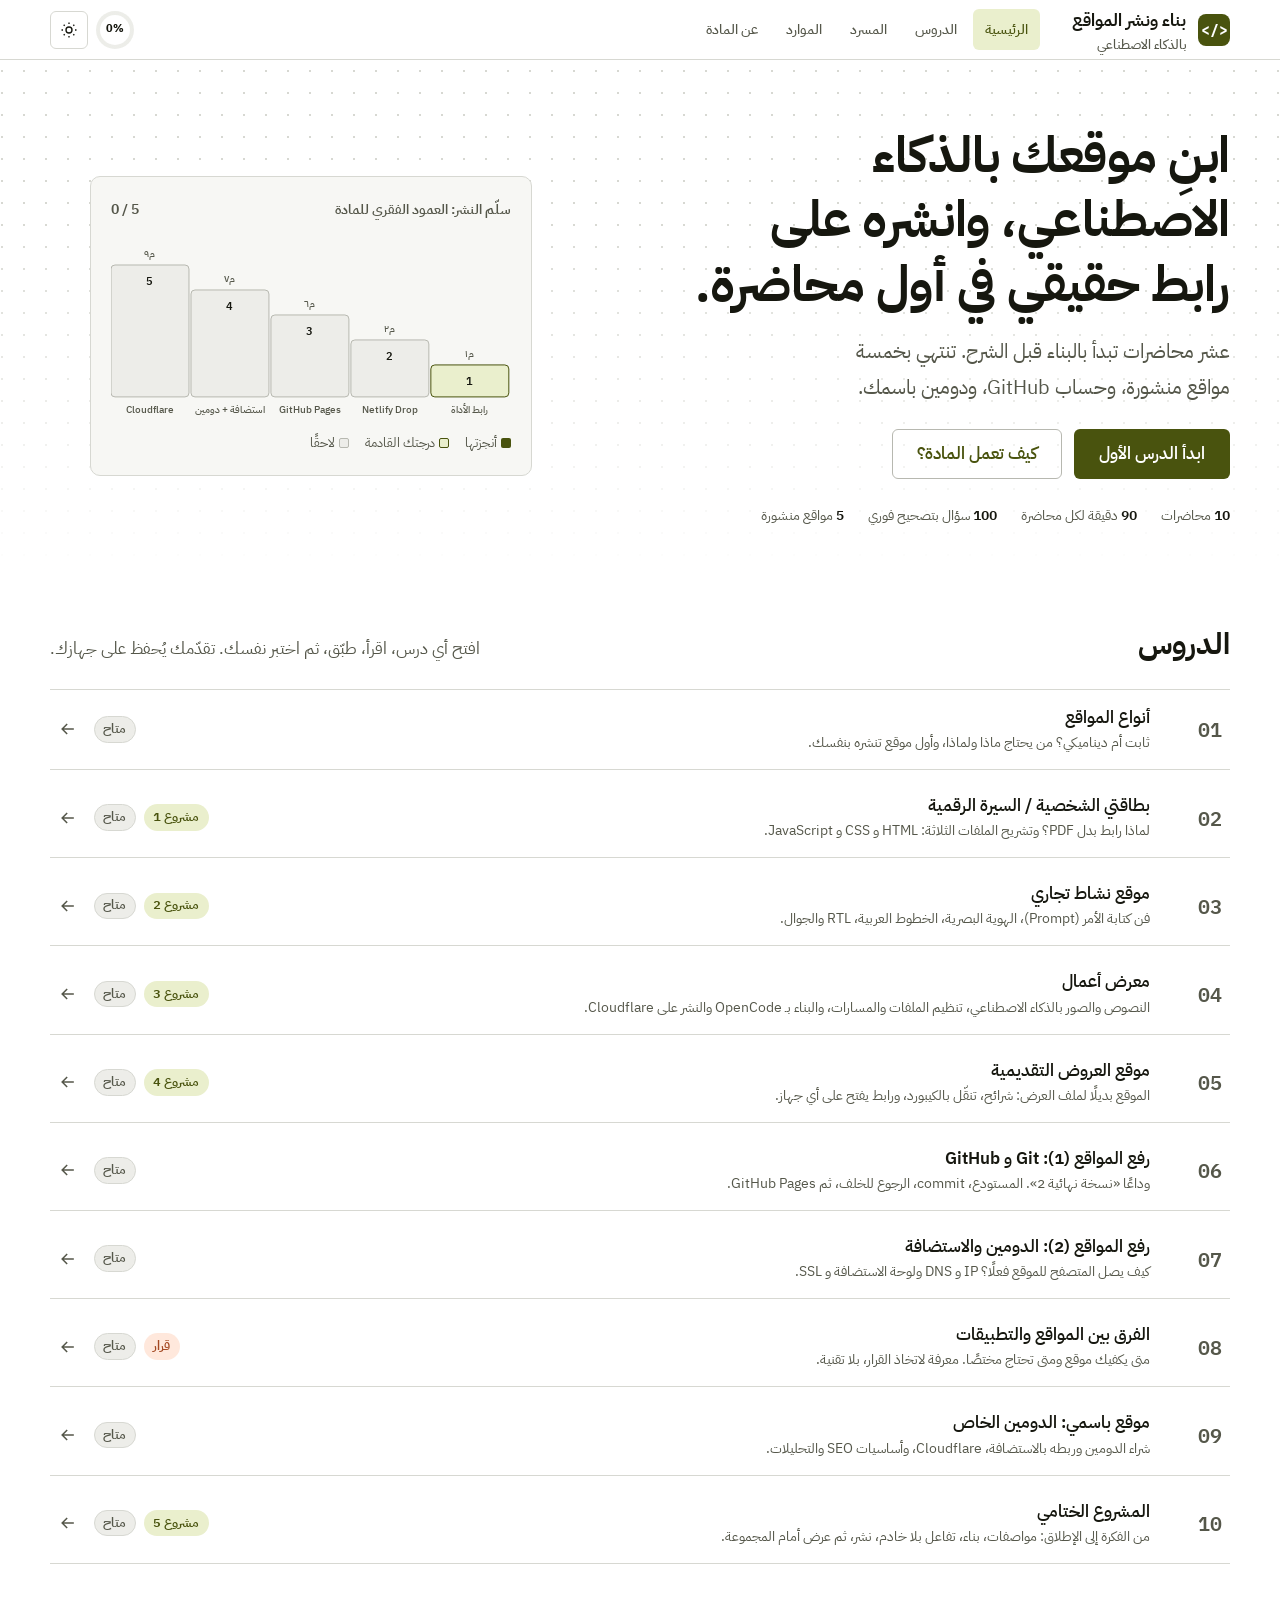
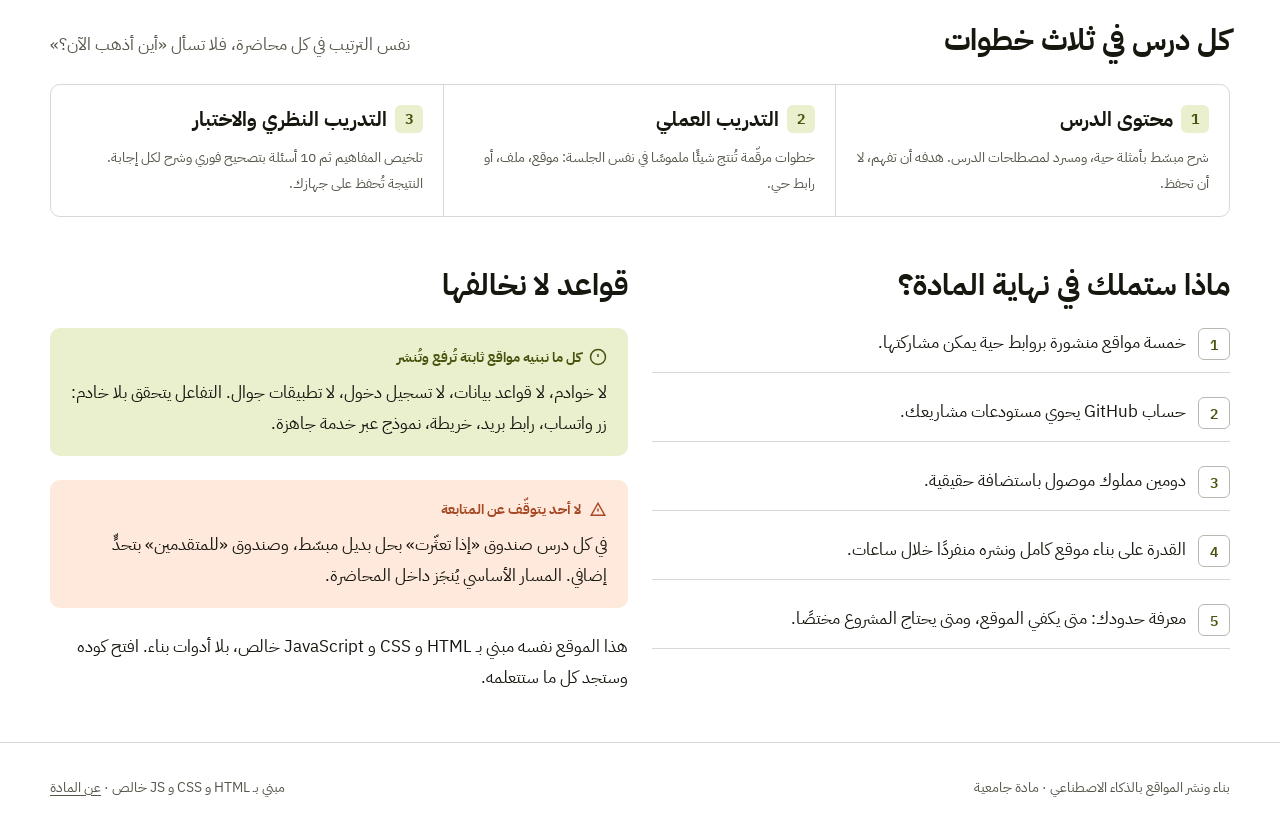
<file: index.html>
<!DOCTYPE html>
<html lang="ar" dir="rtl" data-root="./">
<head>
  <meta charset="UTF-8">
  <meta name="viewport" content="width=device-width, initial-scale=1">
  <title>بناء ونشر المواقع بالذكاء الاصطناعي</title>
  <meta name="description" content="مادة جامعية من 10 محاضرات: تبني موقعك بالذكاء الاصطناعي وتنشره على رابط حي، ثم على GitHub ودومين باسمك.">
  <script>(function(){try{var t=localStorage.getItem('bnm-theme');if(!t)t=matchMedia('(prefers-color-scheme: dark)').matches?'dark':'light';document.documentElement.setAttribute('data-theme',t)}catch(e){}})();</script>
  <link rel="preconnect" href="https://fonts.googleapis.com">
  <link rel="preconnect" href="https://fonts.gstatic.com" crossorigin>
  <link href="https://fonts.googleapis.com/css2?family=IBM+Plex+Sans+Arabic:wght@400;500;600;700&family=IBM+Plex+Mono:wght@400;600&display=swap" rel="stylesheet">
  <link rel="stylesheet" href="assets/css/style.css">
  <link rel="icon" href="data:image/svg+xml,%3Csvg xmlns='http://www.w3.org/2000/svg' viewBox='0 0 32 32'%3E%3Crect width='32' height='32' rx='7' fill='%234a5a1e'/%3E%3Ctext x='16' y='21' text-anchor='middle' font-family='monospace' font-size='14' font-weight='700' fill='white'%3E%3C/%3E%3C/text%3E%3C/svg%3E">
</head>
<body>
  <a class="skip-link" href="#main">تخطّ إلى المحتوى</a>

  <header class="topbar">
    <div class="container">
      <a class="brand" href="index.html">
        <span class="brand-mark" aria-hidden="true">&lt;/&gt;</span>
        <span>بناء ونشر المواقع<span class="brand-sub">بالذكاء الاصطناعي</span></span>
      </a>
      <nav class="nav" id="nav" aria-label="الأقسام">
        <a href="index.html" aria-current="page">الرئيسية</a>
        <a href="#lessons">الدروس</a>
        <a href="pages/glossary.html">المسرد</a>
        <a href="pages/resources.html">الموارد</a>
        <a href="pages/about.html">عن المادة</a>
      </nav>
      <div class="topbar-tools">
        <div class="ring" role="img" aria-label="نسبة الإنجاز"><span>0%</span></div>
        <button class="icon-btn" type="button" data-theme-toggle aria-label="التبديل إلى الوضع الليلي">
          <svg class="icon-moon" viewBox="0 0 24 24" fill="none" stroke="currentColor" stroke-width="1.8" aria-hidden="true"><path d="M21 12.8A9 9 0 1 1 11.2 3a7 7 0 0 0 9.8 9.8z"/></svg>
          <svg class="icon-sun" viewBox="0 0 24 24" fill="none" stroke="currentColor" stroke-width="1.8" aria-hidden="true"><circle cx="12" cy="12" r="4"/><path d="M12 2v2M12 20v2M4.9 4.9l1.4 1.4M17.7 17.7l1.4 1.4M2 12h2M20 12h2M4.9 19.1l1.4-1.4M17.7 6.3l1.4-1.4"/></svg>
        </button>
        <button class="icon-btn nav-toggle" type="button" aria-expanded="false" aria-controls="nav" aria-label="القائمة">
          <svg viewBox="0 0 24 24" fill="none" stroke="currentColor" stroke-width="1.8" aria-hidden="true"><path d="M4 7h16M4 12h16M4 17h16"/></svg>
        </button>
      </div>
    </div>
  </header>

  <main id="main">
    <section class="hero">
      <div class="container">
        <div>
          <h1>ابنِ موقعك بالذكاء الاصطناعي، وانشره على رابط حقيقي في أول محاضرة.</h1>
          <p class="lede">عشر محاضرات تبدأ بالبناء قبل الشرح. تنتهي بخمسة مواقع منشورة، وحساب GitHub، ودومين باسمك.</p>
          <div class="hero-actions">
            <a class="btn btn-lg" data-start-cta href="lessons/lesson-01.html">ابدأ الدرس الأول</a>
            <a class="btn btn-ghost btn-lg" href="pages/about.html">كيف تعمل المادة؟</a>
          </div>
          <div class="hero-meta">
            <span><strong>10</strong> محاضرات</span>
            <span><strong>90</strong> دقيقة لكل محاضرة</span>
            <span><strong>100</strong> سؤال بتصحيح فوري</span>
            <span><strong>5</strong> مواقع منشورة</span>
          </div>
        </div>

        <figure class="ladder" aria-labelledby="ladder-title">
          <figcaption class="ladder-title" id="ladder-title"><span>سلّم النشر: العمود الفقري للمادة</span><span data-ladder-count>0 / 5</span></figcaption>
          <svg viewBox="0 0 400 185" role="img" aria-label="خمس درجات للنشر تتصاعد من رابط الأداة إلى Cloudflare">
            <rect class="step" data-lesson="1" x="320" y="130" width="78" height="32" rx="4"/><text x="359" y="150" text-anchor="middle">1</text>
            <rect class="step" data-lesson="2" x="240" y="105" width="78" height="57" rx="4"/><text x="279" y="125" text-anchor="middle">2</text>
            <rect class="step" data-lesson="6" x="160" y="80"  width="78" height="82" rx="4"/><text x="199" y="100" text-anchor="middle">3</text>
            <rect class="step" data-lesson="7" x="80"  y="55"  width="78" height="107" rx="4"/><text x="119" y="75" text-anchor="middle">4</text>
            <rect class="step" data-lesson="9" x="0"   y="30"  width="78" height="132" rx="4"/><text x="39" y="50" text-anchor="middle">5</text>
            <text class="step-label" x="359" y="178" text-anchor="middle">رابط الأداة</text>
            <text class="step-label" x="279" y="178" text-anchor="middle">Netlify Drop</text>
            <text class="step-label" x="199" y="178" text-anchor="middle">GitHub Pages</text>
            <text class="step-label" x="119" y="178" text-anchor="middle">استضافة + دومين</text>
            <text class="step-label" x="39"  y="178" text-anchor="middle">Cloudflare</text>
            <text class="step-label" x="359" y="122" text-anchor="middle">م١</text>
            <text class="step-label" x="279" y="97"  text-anchor="middle">م٢</text>
            <text class="step-label" x="199" y="72"  text-anchor="middle">م٦</text>
            <text class="step-label" x="119" y="47"  text-anchor="middle">م٧</text>
            <text class="step-label" x="39"  y="22"  text-anchor="middle">م٩</text>
          </svg>
          <div class="ladder-legend" aria-hidden="true">
            <span><i style="background:var(--primary)"></i>أنجزتها</span>
            <span><i style="background:var(--primary-soft);border:1px solid var(--primary)"></i>درجتك القادمة</span>
            <span><i style="background:var(--surface-2);border:1px solid var(--border-strong)"></i>لاحقًا</span>
          </div>
        </figure>
      </div>
    </section>

    <section class="section" id="lessons">
      <div class="container">
        <div class="section-head">
          <h2>الدروس</h2>
          <p>افتح أي درس، اقرأ، طبّق، ثم اختبر نفسك. تقدّمك يُحفظ على جهازك.</p>
        </div>
        <p class="next-unlock" data-next-unlock hidden></p>
        <ol class="lesson-list">
          <li><a class="lesson-row" href="lessons/lesson-01.html" data-lesson-row="1">
            <span class="num">01</span>
            <span><p class="title">أنواع المواقع</p><p class="desc">ثابت أم ديناميكي؟ من يحتاج ماذا ولماذا، وأول موقع تنشره بنفسك.</p></span>
            <span class="tags"><span class="badge" data-status>…</span></span>
            <svg class="arrow" viewBox="0 0 24 24" fill="none" stroke="currentColor" stroke-width="1.8" aria-hidden="true"><path d="M19 12H5M11 6l-6 6 6 6"/></svg>
          </a></li>
          <li><a class="lesson-row" href="lessons/lesson-02.html" data-lesson-row="2">
            <span class="num">02</span>
            <span><p class="title">بطاقتي الشخصية / السيرة الرقمية</p><p class="desc">لماذا رابط بدل PDF؟ وتشريح الملفات الثلاثة: HTML و CSS و JavaScript.</p></span>
            <span class="tags"><span class="badge badge-project">مشروع 1</span><span class="badge" data-status>…</span></span>
            <svg class="arrow" viewBox="0 0 24 24" fill="none" stroke="currentColor" stroke-width="1.8" aria-hidden="true"><path d="M19 12H5M11 6l-6 6 6 6"/></svg>
          </a></li>
          <li><a class="lesson-row" href="lessons/lesson-03.html" data-lesson-row="3">
            <span class="num">03</span>
            <span><p class="title">موقع نشاط تجاري</p><p class="desc">فن كتابة الأمر (Prompt)، الهوية البصرية، الخطوط العربية، RTL والجوال.</p></span>
            <span class="tags"><span class="badge badge-project">مشروع 2</span><span class="badge" data-status>…</span></span>
            <svg class="arrow" viewBox="0 0 24 24" fill="none" stroke="currentColor" stroke-width="1.8" aria-hidden="true"><path d="M19 12H5M11 6l-6 6 6 6"/></svg>
          </a></li>
          <li><a class="lesson-row" href="lessons/lesson-04.html" data-lesson-row="4">
            <span class="num">04</span>
            <span><p class="title">معرض أعمال</p><p class="desc">النصوص والصور بالذكاء الاصطناعي، تنظيم الملفات والمسارات، والبناء بـ OpenCode والنشر على Cloudflare.</p></span>
            <span class="tags"><span class="badge badge-project">مشروع 3</span><span class="badge" data-status>…</span></span>
            <svg class="arrow" viewBox="0 0 24 24" fill="none" stroke="currentColor" stroke-width="1.8" aria-hidden="true"><path d="M19 12H5M11 6l-6 6 6 6"/></svg>
          </a></li>
          <li><a class="lesson-row" href="lessons/lesson-05.html" data-lesson-row="5">
            <span class="num">05</span>
            <span><p class="title">موقع العروض التقديمية</p><p class="desc">الموقع بديلًا لملف العرض: شرائح، تنقّل بالكيبورد، ورابط يفتح على أي جهاز.</p></span>
            <span class="tags"><span class="badge badge-project">مشروع 4</span><span class="badge" data-status>…</span></span>
            <svg class="arrow" viewBox="0 0 24 24" fill="none" stroke="currentColor" stroke-width="1.8" aria-hidden="true"><path d="M19 12H5M11 6l-6 6 6 6"/></svg>
          </a></li>
          <li><a class="lesson-row" href="lessons/lesson-06.html" data-lesson-row="6">
            <span class="num">06</span>
            <span><p class="title">رفع المواقع (1): Git و GitHub</p><p class="desc">وداعًا «نسخة نهائية 2». المستودع، commit، الرجوع للخلف، ثم GitHub Pages.</p></span>
            <span class="tags"><span class="badge" data-status>…</span></span>
            <svg class="arrow" viewBox="0 0 24 24" fill="none" stroke="currentColor" stroke-width="1.8" aria-hidden="true"><path d="M19 12H5M11 6l-6 6 6 6"/></svg>
          </a></li>
          <li><a class="lesson-row" href="lessons/lesson-07.html" data-lesson-row="7">
            <span class="num">07</span>
            <span><p class="title">رفع المواقع (2): الدومين والاستضافة</p><p class="desc">كيف يصل المتصفح للموقع فعلًا؟ IP و DNS ولوحة الاستضافة و SSL.</p></span>
            <span class="tags"><span class="badge" data-status>…</span></span>
            <svg class="arrow" viewBox="0 0 24 24" fill="none" stroke="currentColor" stroke-width="1.8" aria-hidden="true"><path d="M19 12H5M11 6l-6 6 6 6"/></svg>
          </a></li>
          <li><a class="lesson-row" href="lessons/lesson-08.html" data-lesson-row="8">
            <span class="num">08</span>
            <span><p class="title">الفرق بين المواقع والتطبيقات</p><p class="desc">متى يكفيك موقع ومتى تحتاج مختصًا. معرفة لاتخاذ القرار، بلا تقنية.</p></span>
            <span class="tags"><span class="badge badge-accent">قرار</span><span class="badge" data-status>…</span></span>
            <svg class="arrow" viewBox="0 0 24 24" fill="none" stroke="currentColor" stroke-width="1.8" aria-hidden="true"><path d="M19 12H5M11 6l-6 6 6 6"/></svg>
          </a></li>
          <li><a class="lesson-row" href="lessons/lesson-09.html" data-lesson-row="9">
            <span class="num">09</span>
            <span><p class="title">موقع باسمي: الدومين الخاص</p><p class="desc">شراء الدومين وربطه بالاستضافة، Cloudflare، وأساسيات SEO والتحليلات.</p></span>
            <span class="tags"><span class="badge" data-status>…</span></span>
            <svg class="arrow" viewBox="0 0 24 24" fill="none" stroke="currentColor" stroke-width="1.8" aria-hidden="true"><path d="M19 12H5M11 6l-6 6 6 6"/></svg>
          </a></li>
          <li><a class="lesson-row" href="lessons/lesson-10.html" data-lesson-row="10">
            <span class="num">10</span>
            <span><p class="title">المشروع الختامي</p><p class="desc">من الفكرة إلى الإطلاق: مواصفات، بناء، تفاعل بلا خادم، نشر، ثم عرض أمام المجموعة.</p></span>
            <span class="tags"><span class="badge badge-project">مشروع 5</span><span class="badge" data-status>…</span></span>
            <svg class="arrow" viewBox="0 0 24 24" fill="none" stroke="currentColor" stroke-width="1.8" aria-hidden="true"><path d="M19 12H5M11 6l-6 6 6 6"/></svg>
          </a></li>
        </ol>
      </div>
    </section>

    <section class="section" style="padding-top:0">
      <div class="container">
        <div class="section-head">
          <h2>كل درس في ثلاث خطوات</h2>
          <p>نفس الترتيب في كل محاضرة، فلا تسأل «أين أذهب الآن؟»</p>
        </div>
        <div class="three">
          <div>
            <h3><span class="glyph" aria-hidden="true">1</span>محتوى الدرس</h3>
            <p>شرح مبسّط بأمثلة حية، ومسرد لمصطلحات الدرس. هدفه أن تفهم، لا أن تحفظ.</p>
          </div>
          <div>
            <h3><span class="glyph" aria-hidden="true">2</span>التدريب العملي</h3>
            <p>خطوات مرقّمة تُنتج شيئًا ملموسًا في نفس الجلسة: موقع، ملف، أو رابط حي.</p>
          </div>
          <div>
            <h3><span class="glyph" aria-hidden="true">3</span>التدريب النظري والاختبار</h3>
            <p>تلخيص المفاهيم ثم 10 أسئلة بتصحيح فوري وشرح لكل إجابة. النتيجة تُحفظ على جهازك.</p>
          </div>
        </div>
      </div>
    </section>

    <section class="section" style="padding-top:0">
      <div class="container grid-2">
        <div>
          <h2>ماذا ستملك في نهاية المادة؟</h2>
          <ol class="outcomes">
            <li>خمسة مواقع منشورة بروابط حية يمكن مشاركتها.</li>
            <li>حساب GitHub يحوي مستودعات مشاريعك.</li>
            <li>دومين مملوك موصول باستضافة حقيقية.</li>
            <li>القدرة على بناء موقع كامل ونشره منفردًا خلال ساعات.</li>
            <li>معرفة حدودك: متى يكفي الموقع، ومتى يحتاج المشروع مختصًا.</li>
          </ol>
        </div>
        <div class="prose">
          <h2>قواعد لا نخالفها</h2>
          <div class="callout callout-note">
            <div class="callout-title">
              <svg viewBox="0 0 24 24" fill="none" stroke="currentColor" stroke-width="2" aria-hidden="true"><path d="M12 22a10 10 0 1 0 0-20 10 10 0 0 0 0 20zM12 8v4M12 16h.01"/></svg>
              كل ما نبنيه مواقع ثابتة تُرفع وتُنشر
            </div>
            <p>لا خوادم، لا قواعد بيانات، لا تسجيل دخول، لا تطبيقات جوال. التفاعل يتحقق بلا خادم: زر واتساب، رابط بريد، خريطة، نموذج عبر خدمة جاهزة.</p>
          </div>
          <div class="callout callout-stuck">
            <div class="callout-title">
              <svg viewBox="0 0 24 24" fill="none" stroke="currentColor" stroke-width="2" aria-hidden="true"><path d="M12 3l9 16H3l9-16zM12 10v4M12 17h.01"/></svg>
              لا أحد يتوقّف عن المتابعة
            </div>
            <p>في كل درس صندوق «إذا تعثّرت» بحل بديل مبسّط، وصندوق «للمتقدمين» بتحدٍّ إضافي. المسار الأساسي يُنجَز داخل المحاضرة.</p>
          </div>
          <p>هذا الموقع نفسه مبني بـ HTML و CSS و JavaScript خالص، بلا أدوات بناء. افتح كوده وستجد كل ما ستتعلمه.</p>
        </div>
      </div>
    </section>
  </main>

  <footer class="footer">
    <div class="container">
      <span>بناء ونشر المواقع بالذكاء الاصطناعي · مادة جامعية</span>
      <span>مبني بـ HTML و CSS و JS خالص · <a href="pages/about.html">عن المادة</a></span>
    </div>
  </footer>

  <script src="assets/js/app.js"></script>
</body>
</html>
</file>
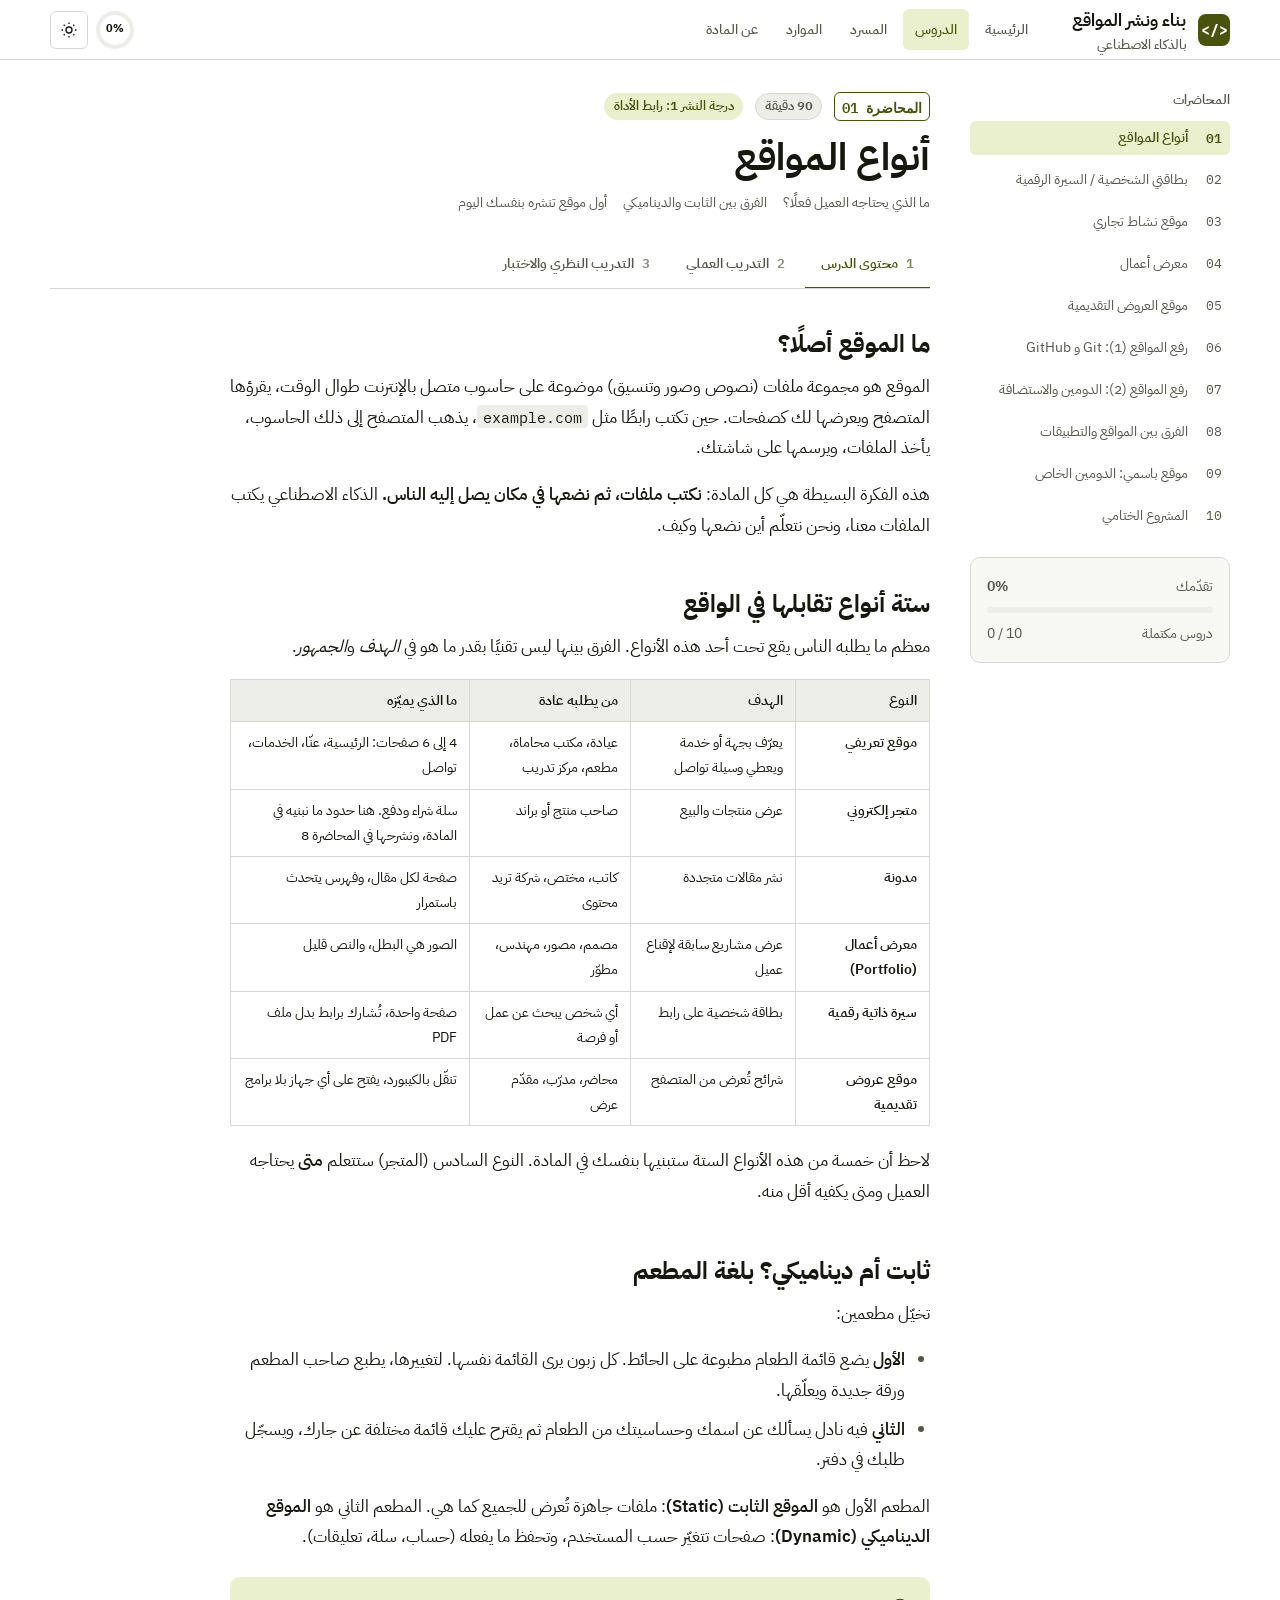
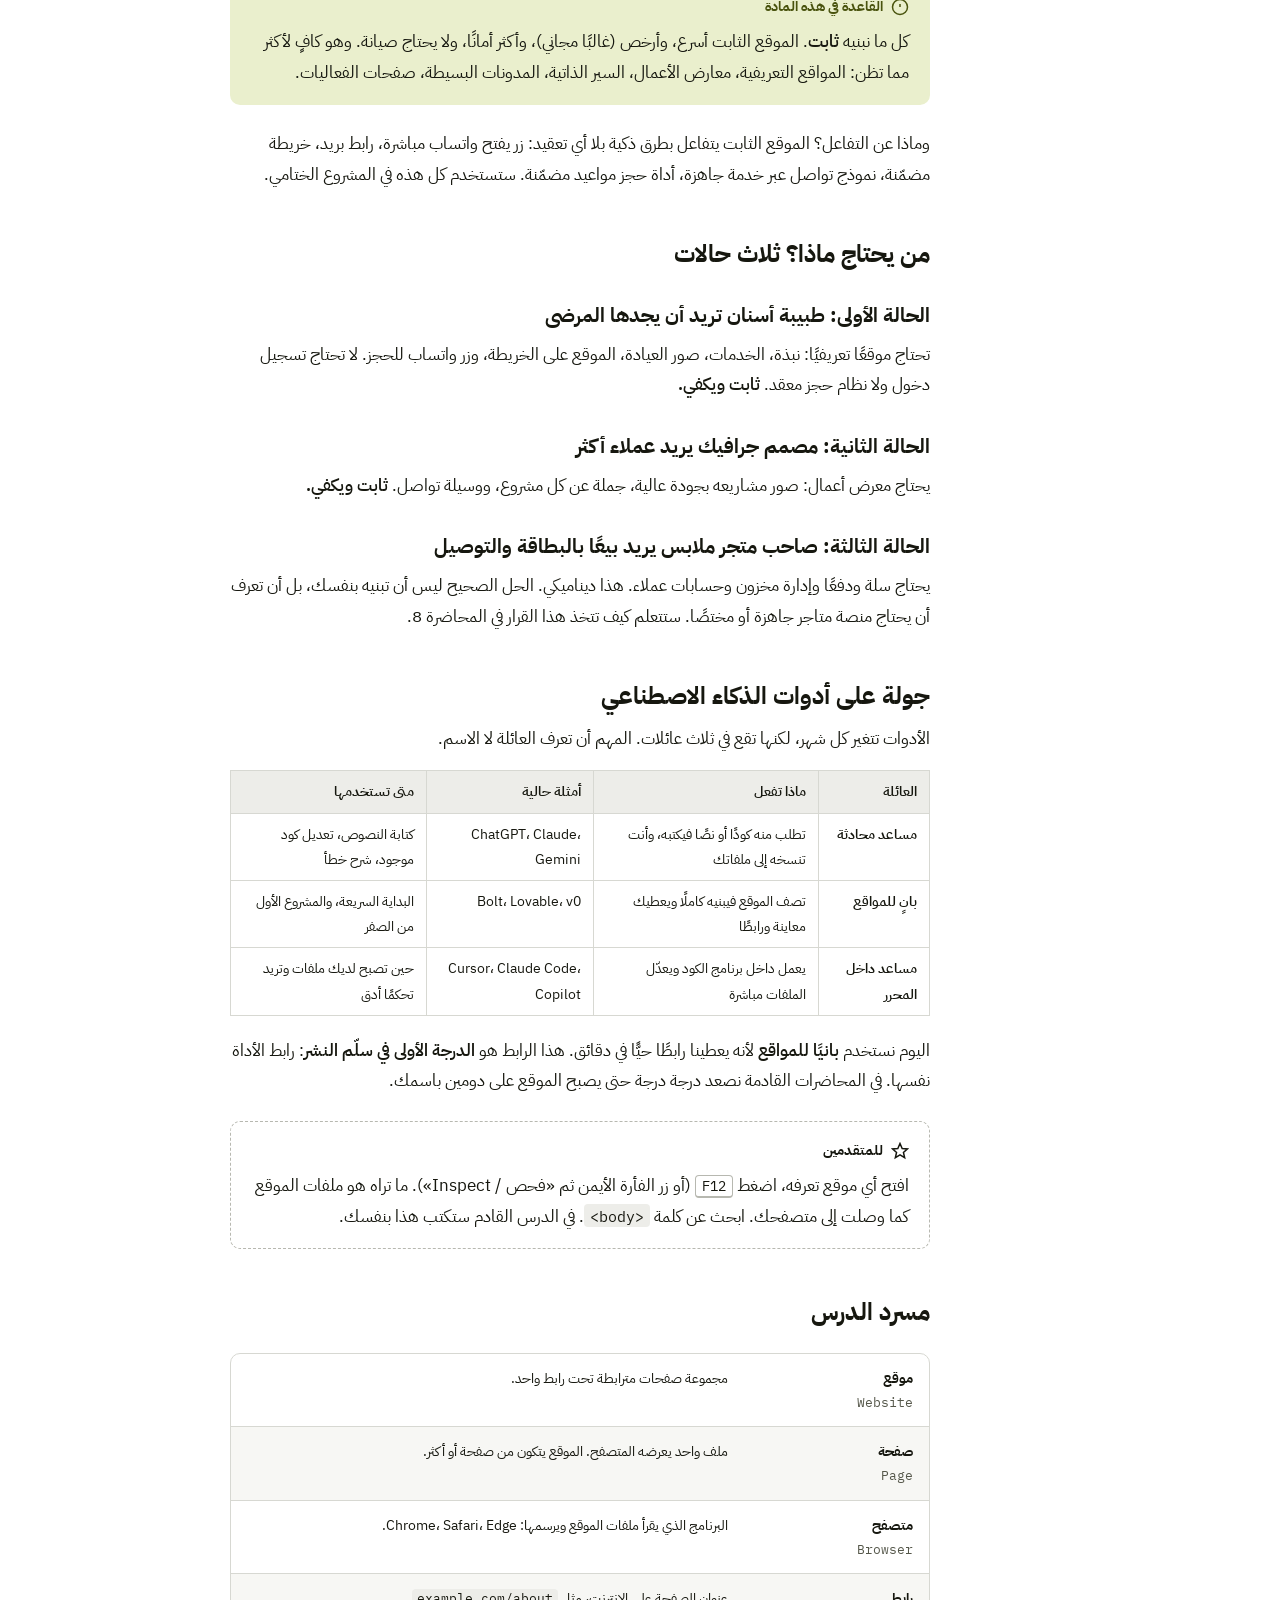
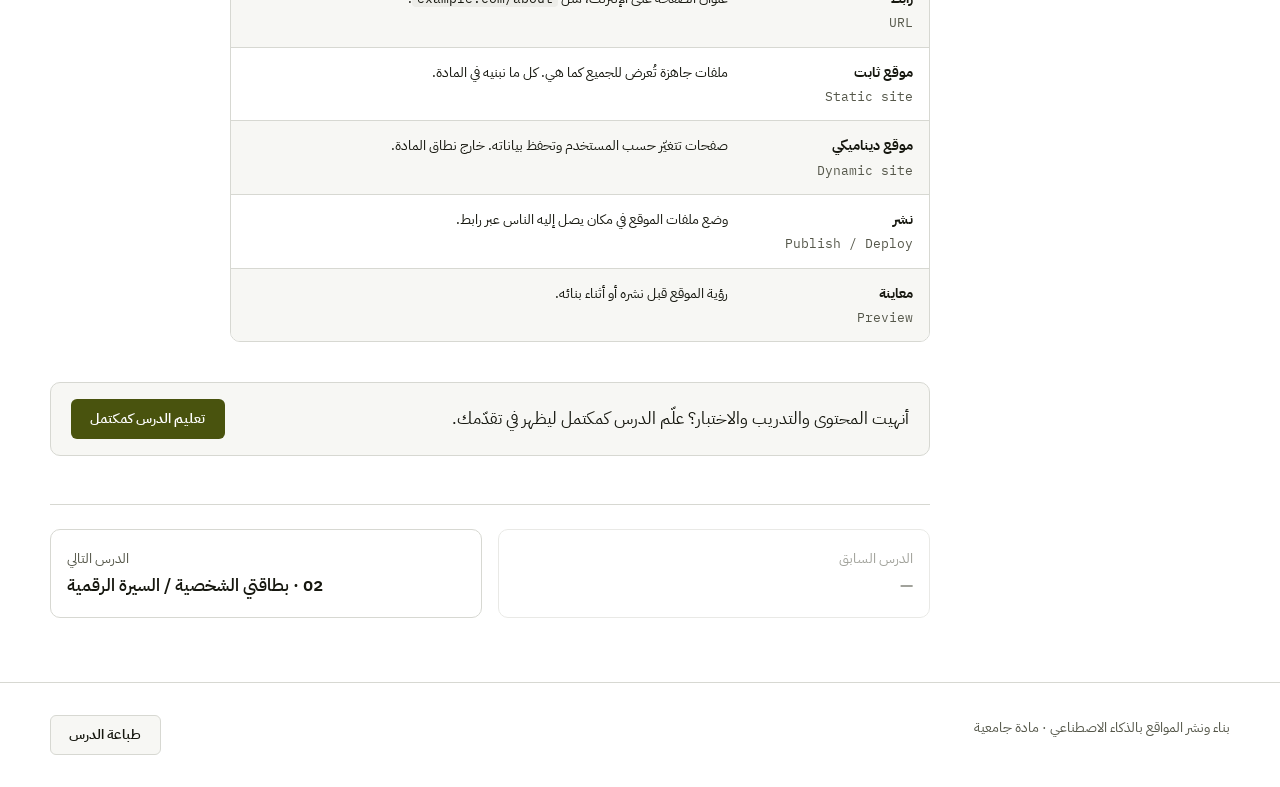
<file: lessons/lesson-01.html>
<!DOCTYPE html>
<html lang="ar" dir="rtl" data-root="../">
<head>
  <meta charset="UTF-8">
  <meta name="viewport" content="width=device-width, initial-scale=1">
  <title>الدرس 1 · أنواع المواقع | بناء ونشر المواقع بالذكاء الاصطناعي</title>
  <meta name="description" content="أنواع المواقع، الفرق بين الثابت والديناميكي بلغة بسيطة، وبناء أول موقع بالذكاء الاصطناعي ونشره برابط حي.">
  <script>(function(){try{var t=localStorage.getItem('bnm-theme');if(!t)t=matchMedia('(prefers-color-scheme: dark)').matches?'dark':'light';document.documentElement.setAttribute('data-theme',t)}catch(e){}})();</script>
  <link rel="preconnect" href="https://fonts.googleapis.com">
  <link rel="preconnect" href="https://fonts.gstatic.com" crossorigin>
  <link href="https://fonts.googleapis.com/css2?family=IBM+Plex+Sans+Arabic:wght@400;500;600;700&family=IBM+Plex+Mono:wght@400;600&display=swap" rel="stylesheet">
  <link rel="stylesheet" href="../assets/css/style.css">
  <script>document.documentElement.classList.add('gate-pending');setTimeout(function(){document.documentElement.classList.remove('gate-pending')},3000);</script>
  <link rel="icon" href="data:image/svg+xml,%3Csvg xmlns='http://www.w3.org/2000/svg' viewBox='0 0 32 32'%3E%3Crect width='32' height='32' rx='7' fill='%234a5a1e'/%3E%3Ctext x='16' y='21' text-anchor='middle' font-family='monospace' font-size='14' font-weight='700' fill='white'%3E%3C/%3E%3C/text%3E%3C/svg%3E">
</head>
<body data-lesson="1">
  <a class="skip-link" href="#main">تخطّ إلى المحتوى</a>

  <header class="topbar">
    <div class="container">
      <a class="brand" href="../index.html">
        <span class="brand-mark" aria-hidden="true">&lt;/&gt;</span>
        <span>بناء ونشر المواقع<span class="brand-sub">بالذكاء الاصطناعي</span></span>
      </a>
      <nav class="nav" id="nav" aria-label="الأقسام">
        <a href="../index.html">الرئيسية</a>
        <a href="../index.html#lessons" aria-current="page">الدروس</a>
        <a href="../pages/glossary.html">المسرد</a>
        <a href="../pages/resources.html">الموارد</a>
        <a href="../pages/about.html">عن المادة</a>
      </nav>
      <div class="topbar-tools">
        <div class="ring" role="img" aria-label="نسبة الإنجاز"><span>0%</span></div>
        <button class="icon-btn" type="button" data-theme-toggle aria-label="التبديل إلى الوضع الليلي">
          <svg class="icon-moon" viewBox="0 0 24 24" fill="none" stroke="currentColor" stroke-width="1.8" aria-hidden="true"><path d="M21 12.8A9 9 0 1 1 11.2 3a7 7 0 0 0 9.8 9.8z"/></svg>
          <svg class="icon-sun" viewBox="0 0 24 24" fill="none" stroke="currentColor" stroke-width="1.8" aria-hidden="true"><circle cx="12" cy="12" r="4"/><path d="M12 2v2M12 20v2M4.9 4.9l1.4 1.4M17.7 17.7l1.4 1.4M2 12h2M20 12h2M4.9 19.1l1.4-1.4M17.7 6.3l1.4-1.4"/></svg>
        </button>
        <button class="icon-btn nav-toggle" type="button" aria-expanded="false" aria-controls="nav" aria-label="القائمة">
          <svg viewBox="0 0 24 24" fill="none" stroke="currentColor" stroke-width="1.8" aria-hidden="true"><path d="M4 7h16M4 12h16M4 17h16"/></svg>
        </button>
      </div>
    </div>
  </header>

  <div class="container lesson-layout">
    <aside class="sidebar" aria-label="قائمة الدروس">
      <details>
        <summary>قائمة الدروس</summary>
        <h2>المحاضرات</h2>
        <ul class="side-list" data-side-list></ul>
      </details>
      <div class="side-progress">
        <div class="row"><span>تقدّمك</span><strong data-progress-percent>0%</strong></div>
        <div class="bar" aria-hidden="true"><i data-progress-bar></i></div>
        <div class="row"><span>دروس مكتملة</span><span data-progress-text>0 / 10</span></div>
      </div>
    </aside>

    <main id="main">
      <header class="lesson-head">
        <div class="kicker">
          <span class="num-big">المحاضرة 01</span>
          <span class="badge">90 دقيقة</span>
          <span class="badge badge-project">درجة النشر 1: رابط الأداة</span>
        </div>
        <h1>أنواع المواقع</h1>
        <p class="meta">
          <span>ما الذي يحتاجه العميل فعلًا؟</span>
          <span>الفرق بين الثابت والديناميكي</span>
          <span>أول موقع تنشره بنفسك اليوم</span>
        </p>
      </header>

      <div class="tabs" role="tablist" aria-label="أقسام الدرس">
        <button class="tab" role="tab" id="tab-content" aria-controls="panel-content" aria-selected="true" data-tab="content"><span class="n">1</span><span class="long">محتوى الدرس</span><span class="short">المحتوى</span></button>
        <button class="tab" role="tab" id="tab-practice" aria-controls="panel-practice" aria-selected="false" data-tab="practice" tabindex="-1"><span class="n">2</span><span class="long">التدريب العملي</span><span class="short">العملي</span></button>
        <button class="tab" role="tab" id="tab-quiz" aria-controls="panel-quiz" aria-selected="false" data-tab="quiz" tabindex="-1"><span class="n">3</span><span class="long">التدريب النظري والاختبار</span><span class="short">الاختبار</span></button>
      </div>

      <!-- ============ 1. المحتوى ============ -->
      <section id="panel-content" role="tabpanel" aria-labelledby="tab-content" class="lesson-body prose" data-print-title="محتوى الدرس">
        <h2>ما الموقع أصلًا؟</h2>
        <p>الموقع هو مجموعة ملفات (نصوص وصور وتنسيق) موضوعة على حاسوب متصل بالإنترنت طوال الوقت، يقرؤها المتصفح ويعرضها لك كصفحات. حين تكتب رابطًا مثل <code>example.com</code>، يذهب المتصفح إلى ذلك الحاسوب، يأخذ الملفات، ويرسمها على شاشتك.</p>
        <p>هذه الفكرة البسيطة هي كل المادة: <strong>نكتب ملفات، ثم نضعها في مكان يصل إليه الناس.</strong> الذكاء الاصطناعي يكتب الملفات معنا، ونحن نتعلّم أين نضعها وكيف.</p>

        <h2>ستة أنواع تقابلها في الواقع</h2>
        <p>معظم ما يطلبه الناس يقع تحت أحد هذه الأنواع. الفرق بينها ليس تقنيًا بقدر ما هو في <em>الهدف</em> و<em>الجمهور</em>.</p>
        <div class="table-wrap">
          <table>
            <thead><tr><th>النوع</th><th>الهدف</th><th>من يطلبه عادة</th><th>ما الذي يميّزه</th></tr></thead>
            <tbody>
              <tr><td><strong>موقع تعريفي</strong></td><td>يعرّف بجهة أو خدمة ويعطي وسيلة تواصل</td><td>عيادة، مكتب محاماة، مطعم، مركز تدريب</td><td>4 إلى 6 صفحات: الرئيسية، عنّا، الخدمات، تواصل</td></tr>
              <tr><td><strong>متجر إلكتروني</strong></td><td>عرض منتجات والبيع</td><td>صاحب منتج أو براند</td><td>سلة شراء ودفع. هنا حدود ما نبنيه في المادة، ونشرحها في المحاضرة 8</td></tr>
              <tr><td><strong>مدونة</strong></td><td>نشر مقالات متجددة</td><td>كاتب، مختص، شركة تريد محتوى</td><td>صفحة لكل مقال، وفهرس يتحدث باستمرار</td></tr>
              <tr><td><strong>معرض أعمال (Portfolio)</strong></td><td>عرض مشاريع سابقة لإقناع عميل</td><td>مصمم، مصور، مهندس، مطوّر</td><td>الصور هي البطل، والنص قليل</td></tr>
              <tr><td><strong>سيرة ذاتية رقمية</strong></td><td>بطاقة شخصية على رابط</td><td>أي شخص يبحث عن عمل أو فرصة</td><td>صفحة واحدة، تُشارك برابط بدل ملف PDF</td></tr>
              <tr><td><strong>موقع عروض تقديمية</strong></td><td>شرائح تُعرض من المتصفح</td><td>محاضر، مدرّب، مقدّم عرض</td><td>تنقّل بالكيبورد، يفتح على أي جهاز بلا برامج</td></tr>
            </tbody>
          </table>
        </div>
        <p>لاحظ أن خمسة من هذه الأنواع الستة ستبنيها بنفسك في المادة. النوع السادس (المتجر) ستتعلم <strong>متى</strong> يحتاجه العميل ومتى يكفيه أقل منه.</p>

        <h2>ثابت أم ديناميكي؟ بلغة المطعم</h2>
        <p>تخيّل مطعمين:</p>
        <ul>
          <li><strong>الأول</strong> يضع قائمة الطعام مطبوعة على الحائط. كل زبون يرى القائمة نفسها. لتغييرها، يطبع صاحب المطعم ورقة جديدة ويعلّقها.</li>
          <li><strong>الثاني</strong> فيه نادل يسألك عن اسمك وحساسيتك من الطعام ثم يقترح عليك قائمة مختلفة عن جارك، ويسجّل طلبك في دفتر.</li>
        </ul>
        <p>المطعم الأول هو <strong>الموقع الثابت (Static)</strong>: ملفات جاهزة تُعرض للجميع كما هي. المطعم الثاني هو <strong>الموقع الديناميكي (Dynamic)</strong>: صفحات تتغيّر حسب المستخدم، وتحفظ ما يفعله (حساب، سلة، تعليقات).</p>
        <div class="callout callout-note">
          <div class="callout-title">
            <svg viewBox="0 0 24 24" fill="none" stroke="currentColor" stroke-width="2" aria-hidden="true"><path d="M12 22a10 10 0 1 0 0-20 10 10 0 0 0 0 20zM12 8v4M12 16h.01"/></svg>
            القاعدة في هذه المادة
          </div>
          <p>كل ما نبنيه <strong>ثابت</strong>. الموقع الثابت أسرع، وأرخص (غالبًا مجاني)، وأكثر أمانًا، ولا يحتاج صيانة. وهو كافٍ لأكثر مما تظن: المواقع التعريفية، معارض الأعمال، السير الذاتية، المدونات البسيطة، صفحات الفعاليات.</p>
        </div>
        <p>وماذا عن التفاعل؟ الموقع الثابت يتفاعل بطرق ذكية بلا أي تعقيد: زر يفتح واتساب مباشرة، رابط بريد، خريطة مضمّنة، نموذج تواصل عبر خدمة جاهزة، أداة حجز مواعيد مضمّنة. ستستخدم كل هذه في المشروع الختامي.</p>

        <h2>من يحتاج ماذا؟ ثلاث حالات</h2>
        <h3>الحالة الأولى: طبيبة أسنان تريد أن يجدها المرضى</h3>
        <p>تحتاج موقعًا تعريفيًا: نبذة، الخدمات، صور العيادة، الموقع على الخريطة، وزر واتساب للحجز. لا تحتاج تسجيل دخول ولا نظام حجز معقد. <strong>ثابت ويكفي.</strong></p>
        <h3>الحالة الثانية: مصمم جرافيك يريد عملاء أكثر</h3>
        <p>يحتاج معرض أعمال: صور مشاريعه بجودة عالية، جملة عن كل مشروع، ووسيلة تواصل. <strong>ثابت ويكفي.</strong></p>
        <h3>الحالة الثالثة: صاحب متجر ملابس يريد بيعًا بالبطاقة والتوصيل</h3>
        <p>يحتاج سلة ودفعًا وإدارة مخزون وحسابات عملاء. هذا ديناميكي. الحل الصحيح ليس أن تبنيه بنفسك، بل أن تعرف أن يحتاج منصة متاجر جاهزة أو مختصًا. ستتعلم كيف تتخذ هذا القرار في المحاضرة 8.</p>

        <h2>جولة على أدوات الذكاء الاصطناعي</h2>
        <p>الأدوات تتغير كل شهر، لكنها تقع في ثلاث عائلات. المهم أن تعرف العائلة لا الاسم.</p>
        <div class="table-wrap">
          <table>
            <thead><tr><th>العائلة</th><th>ماذا تفعل</th><th>أمثلة حالية</th><th>متى تستخدمها</th></tr></thead>
            <tbody>
              <tr><td><strong>مساعد محادثة</strong></td><td>تطلب منه كودًا أو نصًا فيكتبه، وأنت تنسخه إلى ملفاتك</td><td>ChatGPT، Claude، Gemini</td><td>كتابة النصوص، تعديل كود موجود، شرح خطأ</td></tr>
              <tr><td><strong>بانٍ للمواقع</strong></td><td>تصف الموقع فيبنيه كاملًا ويعطيك معاينة ورابطًا</td><td>Bolt، Lovable، v0</td><td>البداية السريعة، والمشروع الأول من الصفر</td></tr>
              <tr><td><strong>مساعد داخل المحرر</strong></td><td>يعمل داخل برنامج الكود ويعدّل الملفات مباشرة</td><td>Cursor، Claude Code، Copilot</td><td>حين تصبح لديك ملفات وتريد تحكمًا أدق</td></tr>
            </tbody>
          </table>
        </div>
        <p>اليوم نستخدم <strong>بانيًا للمواقع</strong> لأنه يعطينا رابطًا حيًّا في دقائق. هذا الرابط هو <strong>الدرجة الأولى في سلّم النشر</strong>: رابط الأداة نفسها. في المحاضرات القادمة نصعد درجة درجة حتى يصبح الموقع على دومين باسمك.</p>

        <div class="callout callout-advanced">
          <div class="callout-title">
            <svg viewBox="0 0 24 24" fill="none" stroke="currentColor" stroke-width="2" aria-hidden="true"><path d="M12 2l2.9 6.6 7.1.6-5.4 4.7 1.6 7.1L12 17.3 5.8 21l1.6-7.1L2 9.2l7.1-.6z"/></svg>
            للمتقدمين
          </div>
          <p>افتح أي موقع تعرفه، اضغط <kbd>F12</kbd> (أو زر الفأرة الأيمن ثم «فحص / Inspect»). ما تراه هو ملفات الموقع كما وصلت إلى متصفحك. ابحث عن كلمة <code>&lt;body&gt;</code>. في الدرس القادم ستكتب هذا بنفسك.</p>
        </div>

        <h2>مسرد الدرس</h2>
        <dl class="terms">
          <div><dt>موقع <span>Website</span></dt><dd>مجموعة صفحات مترابطة تحت رابط واحد.</dd></div>
          <div><dt>صفحة <span>Page</span></dt><dd>ملف واحد يعرضه المتصفح. الموقع يتكون من صفحة أو أكثر.</dd></div>
          <div><dt>متصفح <span>Browser</span></dt><dd>البرنامج الذي يقرأ ملفات الموقع ويرسمها: Chrome، Safari، Edge.</dd></div>
          <div><dt>رابط <span>URL</span></dt><dd>عنوان الصفحة على الإنترنت، مثل <code>example.com/about</code>.</dd></div>
          <div><dt>موقع ثابت <span>Static site</span></dt><dd>ملفات جاهزة تُعرض للجميع كما هي. كل ما نبنيه في المادة.</dd></div>
          <div><dt>موقع ديناميكي <span>Dynamic site</span></dt><dd>صفحات تتغيّر حسب المستخدم وتحفظ بياناته. خارج نطاق المادة.</dd></div>
          <div><dt>نشر <span>Publish / Deploy</span></dt><dd>وضع ملفات الموقع في مكان يصل إليه الناس عبر رابط.</dd></div>
          <div><dt>معاينة <span>Preview</span></dt><dd>رؤية الموقع قبل نشره أو أثناء بنائه.</dd></div>
        </dl>
      </section>

      <!-- ============ 2. التدريب العملي ============ -->
      <section id="panel-practice" role="tabpanel" aria-labelledby="tab-practice" class="lesson-body prose" hidden data-print-title="التدريب العملي">
        <p>مخرج اليوم: <strong>جدول تحليل لخمسة مواقع</strong>، و<strong>رابط حي لأول موقع تبنيه</strong>. ستنتهي منهما داخل المحاضرة.</p>

        <h2>الجزء الأول: حلّل خمسة مواقع (20 دقيقة)</h2>
        <p>افتح المواقع التالية (أو خمسة مواقع تختارها أنت) وصنّف كلًّا منها. اكتب إجاباتك في ملف نصي أو على ورقة.</p>
        <ol class="steps">
          <li><strong>افتح موقع مطعم محلي تعرفه.</strong><p>ما نوعه؟ هل يتغير محتواه لك عن غيرك؟ هل فيه زر تواصل مباشر؟</p></li>
          <li><strong>افتح موقع صحيفة أو قناة إخبارية.</strong><p>هل يتجدد كل ساعة؟ من يكتب المحتوى؟ هل هذا نوع تستطيع بناءه ثابتًا؟ (لماذا لا؟)</p></li>
          <li><strong>افتح معرض أعمال لمصمم أو مصور.</strong><p>ما نسبة الصور إلى النصوص؟ كم صفحة؟</p></li>
          <li><strong>افتح متجرًا إلكترونيًا.</strong><p>أضف منتجًا للسلة ثم أغلق المتصفح وافتحه. هل بقي في السلة؟ ماذا يعني ذلك؟</p></li>
          <li><strong>افتح موقع جامعتك.</strong><p>هل هو نوع واحد أم عدة أنواع في موقع واحد؟ أي أجزائه ثابتة وأيها ديناميكية (تسجيل الدخول، النتائج)؟</p></li>
        </ol>
        <p>املأ الجدول لكل موقع:</p>
        <div class="table-wrap">
          <table>
            <thead><tr><th>الموقع</th><th>النوع</th><th>ثابت أم ديناميكي؟</th><th>الدليل</th><th>هل أستطيع بناءه في هذه المادة؟</th></tr></thead>
            <tbody>
              <tr><td>…</td><td>…</td><td>…</td><td>…</td><td>…</td></tr>
            </tbody>
          </table>
        </div>

        <h2>الجزء الثاني: ابنِ أول موقع وانشره (45 دقيقة)</h2>
        <ol class="steps">
          <li><strong>افتح أداة بناء مواقع بالذكاء الاصطناعي.</strong><p>اختر واحدة من: <a href="https://bolt.new" target="_blank" rel="noopener">Bolt</a>، <a href="https://lovable.dev" target="_blank" rel="noopener">Lovable</a>، أو <a href="https://v0.dev" target="_blank" rel="noopener">v0</a>. أنشئ حسابًا بحسابك الجامعي إن لزم.</p></li>
          <li><strong>اكتب الأمر التالي كما هو، ثم عدّل ما بين الأقواس.</strong>
<pre class="rtl"><code>ابنِ موقعًا تعريفيًا ثابتًا من صفحة واحدة لـ [نوع النشاط: عيادة أسنان]
اسمه [اسم النشاط] في [المدينة].
اللغة عربية والاتجاه من اليمين لليسار (RTL).
الأقسام: ترحيب، نبذة قصيرة، 3 خدمات، معلومات التواصل.
أضف زر واتساب يفتح الرقم [05xxxxxxxx].
الألوان هادئة والخط عربي واضح. لا تسجيل دخول ولا قاعدة بيانات.</code></pre>
          </li>
          <li><strong>انتظر المعاينة ثم افحصها.</strong><p>هل النص عربي سليم؟ هل الاتجاه من اليمين؟ هل زر واتساب يعمل على الجوال؟ اكتب للأداة ما تريد تعديله بجملة واحدة واضحة، مثل: «اجعل زر واتساب أخضر وضعه أسفل الشاشة».</p></li>
          <li><strong>انشر.</strong><p>ابحث عن زر <strong>Publish</strong> أو <strong>Deploy</strong> أو <strong>Share</strong> في الأداة. ستحصل على رابط ينتهي غالبًا بنطاق الأداة نفسها. هذا هو رابطك الحي الأول.</p></li>
          <li><strong>جرّب الرابط على جوالك.</strong><p>افتحه من جهاز آخر أو من جوالك. إن فتح، أرسل الرابط للمدرّب. هذه هي الدرجة الأولى من سلّم النشر.</p></li>
        </ol>

        <div class="callout callout-stuck">
          <div class="callout-title">
            <svg viewBox="0 0 24 24" fill="none" stroke="currentColor" stroke-width="2" aria-hidden="true"><path d="M12 3l9 16H3l9-16zM12 10v4M12 17h.01"/></svg>
            إذا تعثّرت
          </div>
          <ul>
            <li><strong>الأداة لا تفتح أو تطلب دفعًا:</strong> جرّب أداة أخرى من القائمة. الثلاث تعطي تجربة مجانية.</li>
            <li><strong>الموقع خرج بالإنجليزية:</strong> اكتب للأداة: «ترجم كل النصوص إلى العربية واجعل الاتجاه RTL».</li>
            <li><strong>لا أجد زر النشر:</strong> يكفي اليوم أن تصوّر شاشة المعاينة وترسلها. سننشر بطريقة أخرى في الدرس القادم.</li>
            <li><strong>الأمر لا يعجبني ولا أعرف ماذا أكتب:</strong> استخدم الأمر أعلاه حرفيًا مع تغيير اسم النشاط فقط. الهدف اليوم رابط حي، لا موقع مثالي.</li>
          </ul>
        </div>

        <div class="callout callout-advanced">
          <div class="callout-title">
            <svg viewBox="0 0 24 24" fill="none" stroke="currentColor" stroke-width="2" aria-hidden="true"><path d="M12 2l2.9 6.6 7.1.6-5.4 4.7 1.6 7.1L12 17.3 5.8 21l1.6-7.1L2 9.2l7.1-.6z"/></svg>
            للمتقدمين
          </div>
          <ul>
            <li>أضف صفحة ثانية «الخدمات» وقائمة تنقّل تربط الصفحتين.</li>
            <li>اطلب من الأداة تغيير الألوان إلى هوية معيّنة (أعطها كود لون مثل <code>#2f4a12</code>).</li>
            <li>اطلب «تصدير الكود» أو «Download» واحتفظ بالملفات. ستحتاجها في الدرس القادم.</li>
          </ul>
        </div>
      </section>

      <!-- ============ 3. النظري والاختبار ============ -->
      <section id="panel-quiz" role="tabpanel" aria-labelledby="tab-quiz" class="lesson-body prose" hidden data-print-title="التدريب النظري والاختبار">
        <h2>تلخيص المفاهيم</h2>
        <ul>
          <li>الموقع ملفات يقرؤها المتصفح ويعرضها. النشر هو وضع هذه الملفات في مكان يصل إليه الناس.</li>
          <li>ستة أنواع شائعة: تعريفي، متجر، مدونة، معرض أعمال، سيرة ذاتية، عروض تقديمية. الفرق في الهدف والجمهور.</li>
          <li><strong>ثابت</strong>: ملفات جاهزة تُعرض للجميع. <strong>ديناميكي</strong>: صفحات تتغير حسب المستخدم وتحفظ بياناته.</li>
          <li>الثابت يكفي لأكثر مما تظن، ويتفاعل عبر واتساب والبريد والخرائط والنماذج الجاهزة.</li>
          <li>أدوات الذكاء الاصطناعي ثلاث عائلات: محادثة، بانٍ للمواقع، مساعد داخل المحرر.</li>
          <li>رابط الأداة هو الدرجة الأولى في سلّم النشر.</li>
        </ul>

        <h2>الاختبار</h2>
        <p>عشرة أسئلة، كلها سيناريوهات. اختر إجابة لترى التصحيح والشرح فورًا. نتيجتك تُحفظ على جهازك.</p>
        <div id="quiz" class="quiz no-print"></div>
        <div class="print-quiz"></div>
      </section>

      <div class="complete-bar" data-complete>
        <p></p>
        <button class="btn" type="button">تعليم الدرس كمكتمل</button>
      </div>

      <nav class="lesson-nav" aria-label="التنقل بين الدروس" data-lesson-nav></nav>
    </main>
  </div>

  <footer class="footer">
    <div class="container">
      <span>بناء ونشر المواقع بالذكاء الاصطناعي · مادة جامعية</span>
      <span><button class="btn btn-subtle no-print" type="button" onclick="window.print()">طباعة الدرس</button></span>
    </div>
  </footer>

  <script>
  window.QUIZ_DATA = [
    {
      scenario: "حالة عميل",
      q: "طبيبة أسنان تريد موقعًا يعرض خدماتها وعنوان العيادة وزر حجز عبر واتساب. أي نوع تقترح؟",
      options: ["موقع تعريفي ثابت", "مدونة", "تطبيق جوال", "متجر إلكتروني"],
      answer: 0,
      explain: "الهدف التعريف وإعطاء وسيلة تواصل. لا سلة ولا حسابات، فالموقع التعريفي الثابت يكفي تمامًا."
    },
    {
      scenario: "تصنيف",
      q: "أضفت منتجًا إلى سلة موقع، أغلقت المتصفح، ثم عدت فوجدت المنتج ما زال في السلة. ماذا يدل ذلك؟",
      options: ["الموقع ثابت لأنه سريع", "الموقع ديناميكي لأنه يحفظ ما فعلته", "الموقع فيه خطأ", "لا يمكن معرفة نوعه"],
      answer: 1,
      explain: "حفظ ما يفعله المستخدم بين الزيارات سمة الموقع الديناميكي. الموقع الثابت يعرض الملفات نفسها للجميع ولا يتذكر أحدًا."
    },
    {
      scenario: "لغة المطعم",
      q: "في تشبيه المطعم، القائمة المطبوعة على الحائط تمثل:",
      options: ["الموقع الديناميكي", "المتصفح", "الموقع الثابت", "الرابط"],
      answer: 2,
      explain: "القائمة المطبوعة يراها الجميع كما هي، وتتغير فقط حين يطبع صاحب المطعم نسخة جديدة. هذا هو الموقع الثابت."
    },
    {
      scenario: "حالة عميل",
      q: "مصور يريد عرض أفضل 30 صورة من أعماله ليحصل على عملاء. أي نوع أنسب؟",
      options: ["مدونة", "موقع عروض تقديمية", "متجر", "معرض أعمال (Portfolio)"],
      answer: 3,
      explain: "معرض الأعمال مصمم لعرض المشاريع بصريًا وإقناع العميل. الصور هي البطل والنص قليل."
    },
    {
      scenario: "حدود المادة",
      q: "صاحب متجر ملابس يريد بيعًا بالبطاقة، وتوصيلًا، وحسابات للعملاء. ما الموقف الصحيح؟",
      options: ["أوضح له أنه يحتاج منصة متاجر جاهزة أو مختصًا", "أرفض أي عمل معه", "أبنيه موقعًا ثابتًا وأضيف زر واتساب", "أعده به وأتعلم لاحقًا كيف"],
      answer: 0,
      explain: "الدفع والحسابات والمخزون تجعل الموقع ديناميكيًا، وهذا خارج ما نبنيه. معرفة الحدود ومصارحة العميل جزء من مهنيتك."
    },
    {
      scenario: "تفاعل بلا تعقيد",
      q: "أي من التالي يمكن إضافته إلى موقع ثابت دون أن يصبح ديناميكيًا؟",
      options: ["تسجيل دخول للعملاء", "زر يفتح محادثة واتساب", "سلة شراء تحفظ المنتجات", "لوحة تحكم للمدير"],
      answer: 1,
      explain: "زر واتساب مجرد رابط يفتح تطبيقًا آخر. الخيارات الأخرى تحتاج حفظ بيانات المستخدم، وهذا ما يجعل الموقع ديناميكيًا."
    },
    {
      scenario: "أدوات الذكاء الاصطناعي",
      q: "تريد الحصول على موقع كامل برابط حي في دقائق دون أن تلمس الملفات. أي عائلة أدوات تختار؟",
      options: ["برنامج تصميم صور", "مساعد محادثة مثل ChatGPT", "بانٍ للمواقع مثل Bolt أو Lovable", "مساعد داخل المحرر مثل Cursor"],
      answer: 2,
      explain: "بانو المواقع يبنون الموقع كاملًا من وصف ويعطونك معاينة ورابطًا مباشرًا. مساعد المحادثة يعطيك كودًا لتنسخه، ومساعد المحرر يحتاج ملفات موجودة."
    },
    {
      scenario: "سلّم النشر",
      q: "حصلت على رابط للموقع ينتهي بنطاق الأداة التي بنيته بها. أين أنت على سلّم النشر؟",
      options: ["الدرجة الثالثة: GitHub Pages", "الدرجة الخامسة: Cloudflare", "لم تنشر بعد", "الدرجة الأولى: رابط الأداة"],
      answer: 3,
      explain: "رابط الأداة نفسها هو أول درجة. سنصعد إلى Netlify Drop ثم GitHub Pages ثم استضافة ودومين ثم Cloudflare في المحاضرات القادمة."
    },
    {
      scenario: "تصنيف",
      q: "موقع الجامعة فيه صفحة «عن الجامعة» وصفحة «نتائج الطالب» بعد تسجيل الدخول. كيف تصفه؟",
      options: ["يجمع أجزاء ثابتة وأخرى ديناميكية", "مدونة", "ثابت بالكامل", "ديناميكي بالكامل"],
      answer: 0,
      explain: "صفحة التعريف نفسها للجميع (ثابتة)، أما النتائج فتختلف لكل طالب وتحتاج تسجيل دخول (ديناميكية). كثير من المواقع الكبيرة خليط."
    },
    {
      scenario: "قرار",
      q: "محاضر يريد عرض شرائحه من أي جهاز في القاعة دون تثبيت برامج، ويشاركها برابط. ما الأنسب؟",
      options: ["ملف PowerPoint على فلاشة", "موقع عروض تقديمية ثابت", "متجر إلكتروني", "تطبيق جوال"],
      answer: 1,
      explain: "موقع الشرائح يفتح من المتصفح على أي جهاز ويُشارك برابط، وهو ثابت تمامًا. ستبنيه بنفسك في المحاضرة 5."
    }
  ];
  </script>
  <script src="../assets/js/app.js"></script>
  <script src="../assets/js/quiz.js"></script>
</body>
</html>
</file>
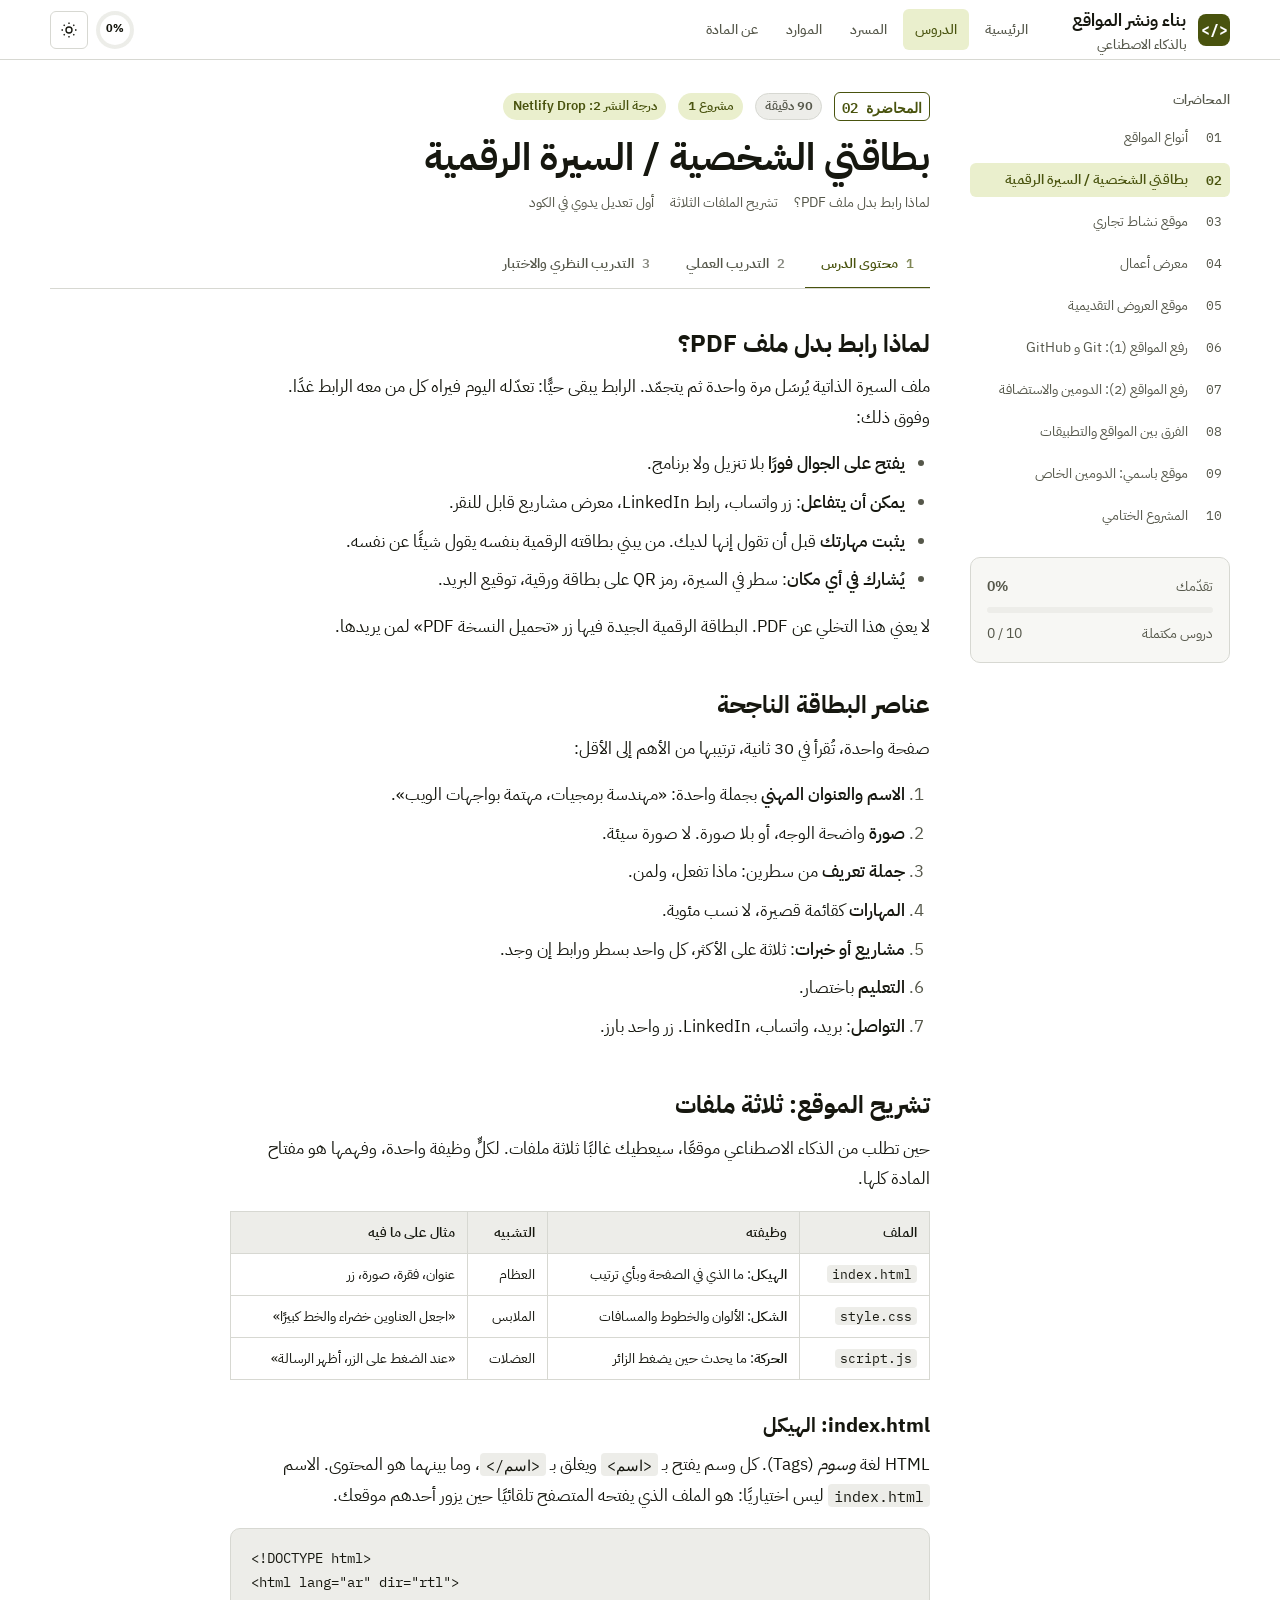
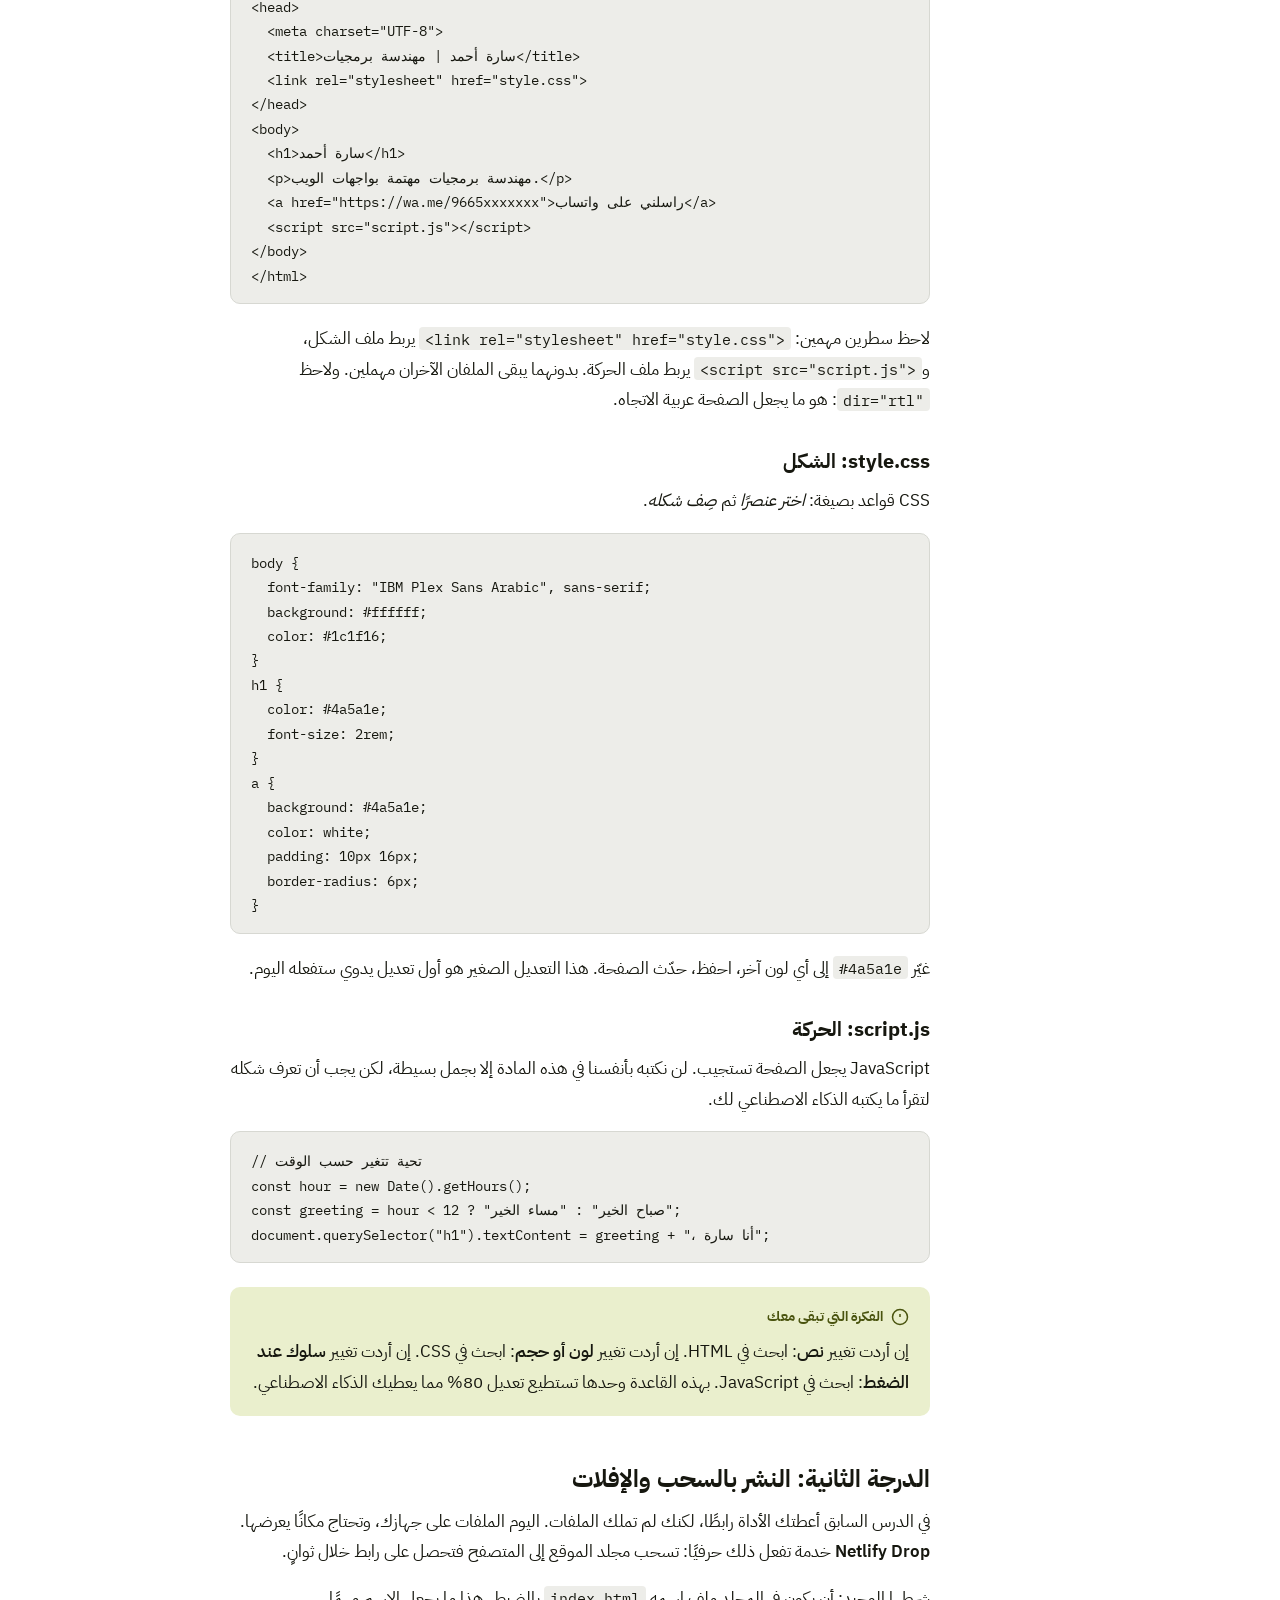
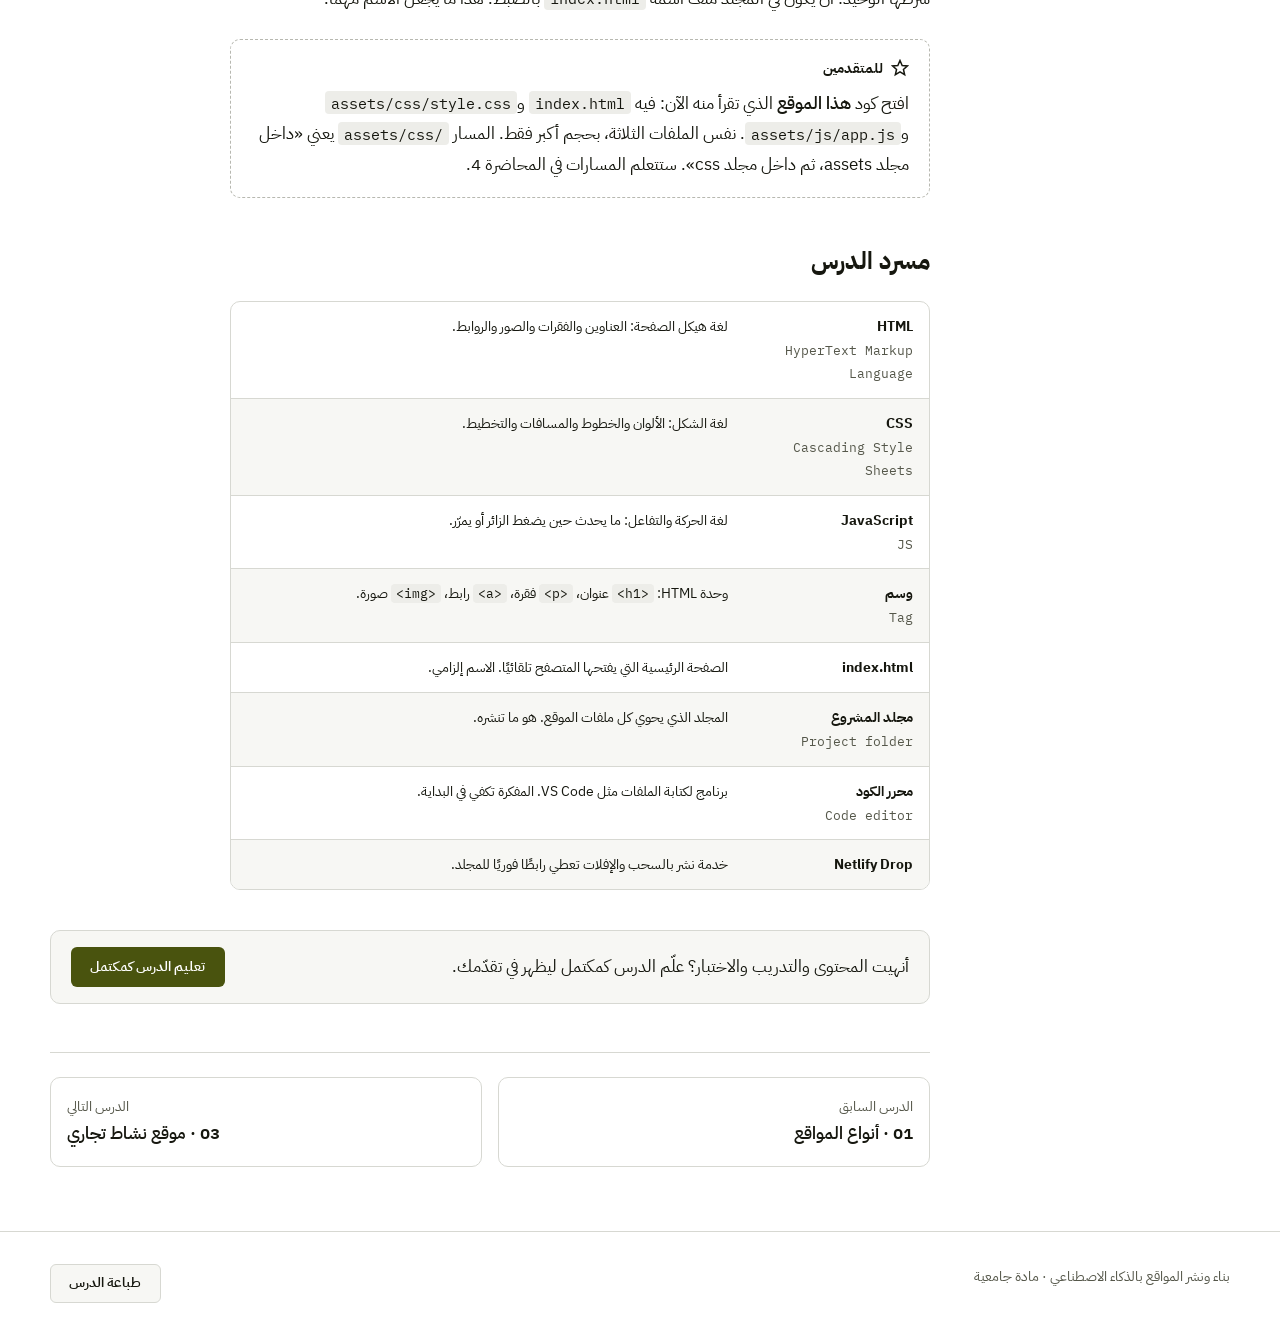
<file: lessons/lesson-02.html>
<!DOCTYPE html>
<html lang="ar" dir="rtl" data-root="../">
<head>
  <meta charset="UTF-8">
  <meta name="viewport" content="width=device-width, initial-scale=1">
  <title>الدرس 2 · بطاقتي الشخصية / السيرة الرقمية | بناء ونشر المواقع بالذكاء الاصطناعي</title>
  <meta name="description" content="لماذا رابط بدل PDF؟ تشريح ملفات الموقع الثلاثة، بناء السيرة الرقمية بالذكاء الاصطناعي، والنشر بالسحب والإفلات.">
  <script>(function(){try{var t=localStorage.getItem('bnm-theme');if(!t)t=matchMedia('(prefers-color-scheme: dark)').matches?'dark':'light';document.documentElement.setAttribute('data-theme',t)}catch(e){}})();</script>
  <link rel="preconnect" href="https://fonts.googleapis.com">
  <link rel="preconnect" href="https://fonts.gstatic.com" crossorigin>
  <link href="https://fonts.googleapis.com/css2?family=IBM+Plex+Sans+Arabic:wght@400;500;600;700&family=IBM+Plex+Mono:wght@400;600&display=swap" rel="stylesheet">
  <link rel="stylesheet" href="../assets/css/style.css">
  <script>document.documentElement.classList.add('gate-pending');setTimeout(function(){document.documentElement.classList.remove('gate-pending')},3000);</script>
  <link rel="icon" href="data:image/svg+xml,%3Csvg xmlns='http://www.w3.org/2000/svg' viewBox='0 0 32 32'%3E%3Crect width='32' height='32' rx='7' fill='%234a5a1e'/%3E%3Ctext x='16' y='21' text-anchor='middle' font-family='monospace' font-size='14' font-weight='700' fill='white'%3E%3C/%3E%3C/text%3E%3C/svg%3E">
</head>
<body data-lesson="2">
  <a class="skip-link" href="#main">تخطّ إلى المحتوى</a>

  <header class="topbar">
    <div class="container">
      <a class="brand" href="../index.html">
        <span class="brand-mark" aria-hidden="true">&lt;/&gt;</span>
        <span>بناء ونشر المواقع<span class="brand-sub">بالذكاء الاصطناعي</span></span>
      </a>
      <nav class="nav" id="nav" aria-label="الأقسام">
        <a href="../index.html">الرئيسية</a>
        <a href="../index.html#lessons" aria-current="page">الدروس</a>
        <a href="../pages/glossary.html">المسرد</a>
        <a href="../pages/resources.html">الموارد</a>
        <a href="../pages/about.html">عن المادة</a>
      </nav>
      <div class="topbar-tools">
        <div class="ring" role="img" aria-label="نسبة الإنجاز"><span>0%</span></div>
        <button class="icon-btn" type="button" data-theme-toggle aria-label="التبديل إلى الوضع الليلي">
          <svg class="icon-moon" viewBox="0 0 24 24" fill="none" stroke="currentColor" stroke-width="1.8" aria-hidden="true"><path d="M21 12.8A9 9 0 1 1 11.2 3a7 7 0 0 0 9.8 9.8z"/></svg>
          <svg class="icon-sun" viewBox="0 0 24 24" fill="none" stroke="currentColor" stroke-width="1.8" aria-hidden="true"><circle cx="12" cy="12" r="4"/><path d="M12 2v2M12 20v2M4.9 4.9l1.4 1.4M17.7 17.7l1.4 1.4M2 12h2M20 12h2M4.9 19.1l1.4-1.4M17.7 6.3l1.4-1.4"/></svg>
        </button>
        <button class="icon-btn nav-toggle" type="button" aria-expanded="false" aria-controls="nav" aria-label="القائمة">
          <svg viewBox="0 0 24 24" fill="none" stroke="currentColor" stroke-width="1.8" aria-hidden="true"><path d="M4 7h16M4 12h16M4 17h16"/></svg>
        </button>
      </div>
    </div>
  </header>

  <div class="container lesson-layout">
    <aside class="sidebar" aria-label="قائمة الدروس">
      <details>
        <summary>قائمة الدروس</summary>
        <h2>المحاضرات</h2>
        <ul class="side-list" data-side-list></ul>
      </details>
      <div class="side-progress">
        <div class="row"><span>تقدّمك</span><strong data-progress-percent>0%</strong></div>
        <div class="bar" aria-hidden="true"><i data-progress-bar></i></div>
        <div class="row"><span>دروس مكتملة</span><span data-progress-text>0 / 10</span></div>
      </div>
    </aside>

    <main id="main">
      <header class="lesson-head">
        <div class="kicker">
          <span class="num-big">المحاضرة 02</span>
          <span class="badge">90 دقيقة</span>
          <span class="badge badge-project">مشروع 1</span>
          <span class="badge badge-project">درجة النشر 2: Netlify Drop</span>
        </div>
        <h1>بطاقتي الشخصية / السيرة الرقمية</h1>
        <p class="meta">
          <span>لماذا رابط بدل ملف PDF؟</span>
          <span>تشريح الملفات الثلاثة</span>
          <span>أول تعديل يدوي في الكود</span>
        </p>
      </header>

      <div class="tabs" role="tablist" aria-label="أقسام الدرس">
        <button class="tab" role="tab" id="tab-content" aria-controls="panel-content" aria-selected="true" data-tab="content"><span class="n">1</span><span class="long">محتوى الدرس</span><span class="short">المحتوى</span></button>
        <button class="tab" role="tab" id="tab-practice" aria-controls="panel-practice" aria-selected="false" data-tab="practice" tabindex="-1"><span class="n">2</span><span class="long">التدريب العملي</span><span class="short">العملي</span></button>
        <button class="tab" role="tab" id="tab-quiz" aria-controls="panel-quiz" aria-selected="false" data-tab="quiz" tabindex="-1"><span class="n">3</span><span class="long">التدريب النظري والاختبار</span><span class="short">الاختبار</span></button>
      </div>

      <!-- ============ 1. المحتوى ============ -->
      <section id="panel-content" role="tabpanel" aria-labelledby="tab-content" class="lesson-body prose" data-print-title="محتوى الدرس">
        <h2>لماذا رابط بدل ملف PDF؟</h2>
        <p>ملف السيرة الذاتية يُرسَل مرة واحدة ثم يتجمّد. الرابط يبقى حيًّا: تعدّله اليوم فيراه كل من معه الرابط غدًا. وفوق ذلك:</p>
        <ul>
          <li><strong>يفتح على الجوال فورًا</strong> بلا تنزيل ولا برنامج.</li>
          <li><strong>يمكن أن يتفاعل</strong>: زر واتساب، رابط LinkedIn، معرض مشاريع قابل للنقر.</li>
          <li><strong>يثبت مهارتك</strong> قبل أن تقول إنها لديك. من يبني بطاقته الرقمية بنفسه يقول شيئًا عن نفسه.</li>
          <li><strong>يُشارك في أي مكان</strong>: سطر في السيرة، رمز QR على بطاقة ورقية، توقيع البريد.</li>
        </ul>
        <p>لا يعني هذا التخلي عن PDF. البطاقة الرقمية الجيدة فيها زر «تحميل النسخة PDF» لمن يريدها.</p>

        <h2>عناصر البطاقة الناجحة</h2>
        <p>صفحة واحدة، تُقرأ في 30 ثانية، ترتيبها من الأهم إلى الأقل:</p>
        <ol>
          <li><strong>الاسم والعنوان المهني</strong> بجملة واحدة: «مهندسة برمجيات، مهتمة بواجهات الويب».</li>
          <li><strong>صورة</strong> واضحة الوجه، أو بلا صورة. لا صورة سيئة.</li>
          <li><strong>جملة تعريف</strong> من سطرين: ماذا تفعل، ولمن.</li>
          <li><strong>المهارات</strong> كقائمة قصيرة، لا نسب مئوية.</li>
          <li><strong>مشاريع أو خبرات</strong>: ثلاثة على الأكثر، كل واحد بسطر ورابط إن وجد.</li>
          <li><strong>التعليم</strong> باختصار.</li>
          <li><strong>التواصل</strong>: بريد، واتساب، LinkedIn. زر واحد بارز.</li>
        </ol>

        <h2>تشريح الموقع: ثلاثة ملفات</h2>
        <p>حين تطلب من الذكاء الاصطناعي موقعًا، سيعطيك غالبًا ثلاثة ملفات. لكلٍّ وظيفة واحدة، وفهمها هو مفتاح المادة كلها.</p>
        <div class="table-wrap">
          <table>
            <thead><tr><th>الملف</th><th>وظيفته</th><th>التشبيه</th><th>مثال على ما فيه</th></tr></thead>
            <tbody>
              <tr><td><code>index.html</code></td><td><strong>الهيكل</strong>: ما الذي في الصفحة وبأي ترتيب</td><td>العظام</td><td>عنوان، فقرة، صورة، زر</td></tr>
              <tr><td><code>style.css</code></td><td><strong>الشكل</strong>: الألوان والخطوط والمسافات</td><td>الملابس</td><td>«اجعل العناوين خضراء والخط كبيرًا»</td></tr>
              <tr><td><code>script.js</code></td><td><strong>الحركة</strong>: ما يحدث حين يضغط الزائر</td><td>العضلات</td><td>«عند الضغط على الزر، أظهر الرسالة»</td></tr>
            </tbody>
          </table>
        </div>

        <h3>index.html: الهيكل</h3>
        <p>HTML لغة <em>وسوم</em> (Tags). كل وسم يفتح بـ <code>&lt;اسم&gt;</code> ويغلق بـ <code>&lt;/اسم&gt;</code>، وما بينهما هو المحتوى. الاسم <code>index.html</code> ليس اختياريًا: هو الملف الذي يفتحه المتصفح تلقائيًا حين يزور أحدهم موقعك.</p>
<pre><code>&lt;!DOCTYPE html&gt;
&lt;html lang="ar" dir="rtl"&gt;
&lt;head&gt;
  &lt;meta charset="UTF-8"&gt;
  &lt;title&gt;سارة أحمد | مهندسة برمجيات&lt;/title&gt;
  &lt;link rel="stylesheet" href="style.css"&gt;
&lt;/head&gt;
&lt;body&gt;
  &lt;h1&gt;سارة أحمد&lt;/h1&gt;
  &lt;p&gt;مهندسة برمجيات مهتمة بواجهات الويب.&lt;/p&gt;
  &lt;a href="https://wa.me/9665xxxxxxx"&gt;راسلني على واتساب&lt;/a&gt;
  &lt;script src="script.js"&gt;&lt;/script&gt;
&lt;/body&gt;
&lt;/html&gt;</code></pre>
        <p>لاحظ سطرين مهمين: <code>&lt;link rel="stylesheet" href="style.css"&gt;</code> يربط ملف الشكل، و<code>&lt;script src="script.js"&gt;</code> يربط ملف الحركة. بدونهما يبقى الملفان الآخران مهملين. ولاحظ <code>dir="rtl"</code>: هو ما يجعل الصفحة عربية الاتجاه.</p>

        <h3>style.css: الشكل</h3>
        <p>CSS قواعد بصيغة: <em>اختر عنصرًا</em> ثم <em>صِف شكله</em>.</p>
<pre><code>body {
  font-family: "IBM Plex Sans Arabic", sans-serif;
  background: #ffffff;
  color: #1c1f16;
}
h1 {
  color: #4a5a1e;
  font-size: 2rem;
}
a {
  background: #4a5a1e;
  color: white;
  padding: 10px 16px;
  border-radius: 6px;
}</code></pre>
        <p>غيّر <code>#4a5a1e</code> إلى أي لون آخر، احفظ، حدّث الصفحة. هذا التعديل الصغير هو أول تعديل يدوي ستفعله اليوم.</p>

        <h3>script.js: الحركة</h3>
        <p>JavaScript يجعل الصفحة تستجيب. لن نكتبه بأنفسنا في هذه المادة إلا بجمل بسيطة، لكن يجب أن تعرف شكله لتقرأ ما يكتبه الذكاء الاصطناعي لك.</p>
<pre><code>// تحية تتغير حسب الوقت
const hour = new Date().getHours();
const greeting = hour &lt; 12 ? "صباح الخير" : "مساء الخير";
document.querySelector("h1").textContent = greeting + "، أنا سارة";</code></pre>
        <div class="callout callout-note">
          <div class="callout-title">
            <svg viewBox="0 0 24 24" fill="none" stroke="currentColor" stroke-width="2" aria-hidden="true"><path d="M12 22a10 10 0 1 0 0-20 10 10 0 0 0 0 20zM12 8v4M12 16h.01"/></svg>
            الفكرة التي تبقى معك
          </div>
          <p>إن أردت تغيير <strong>نص</strong>: ابحث في HTML. إن أردت تغيير <strong>لون أو حجم</strong>: ابحث في CSS. إن أردت تغيير <strong>سلوك عند الضغط</strong>: ابحث في JavaScript. بهذه القاعدة وحدها تستطيع تعديل 80% مما يعطيك الذكاء الاصطناعي.</p>
        </div>

        <h2>الدرجة الثانية: النشر بالسحب والإفلات</h2>
        <p>في الدرس السابق أعطتك الأداة رابطًا، لكنك لم تملك الملفات. اليوم الملفات على جهازك، وتحتاج مكانًا يعرضها. <strong>Netlify Drop</strong> خدمة تفعل ذلك حرفيًا: تسحب مجلد الموقع إلى المتصفح فتحصل على رابط خلال ثوانٍ.</p>
        <p>شرطها الوحيد: أن يكون في المجلد ملف اسمه <code>index.html</code> بالضبط. هذا ما يجعل الاسم مهمًا.</p>

        <div class="callout callout-advanced">
          <div class="callout-title">
            <svg viewBox="0 0 24 24" fill="none" stroke="currentColor" stroke-width="2" aria-hidden="true"><path d="M12 2l2.9 6.6 7.1.6-5.4 4.7 1.6 7.1L12 17.3 5.8 21l1.6-7.1L2 9.2l7.1-.6z"/></svg>
            للمتقدمين
          </div>
          <p>افتح كود <strong>هذا الموقع</strong> الذي تقرأ منه الآن: فيه <code>index.html</code> و<code>assets/css/style.css</code> و<code>assets/js/app.js</code>. نفس الملفات الثلاثة، بحجم أكبر فقط. المسار <code>assets/css/</code> يعني «داخل مجلد assets، ثم داخل مجلد css». ستتعلم المسارات في المحاضرة 4.</p>
        </div>

        <h2>مسرد الدرس</h2>
        <dl class="terms">
          <div><dt>HTML <span>HyperText Markup Language</span></dt><dd>لغة هيكل الصفحة: العناوين والفقرات والصور والروابط.</dd></div>
          <div><dt>CSS <span>Cascading Style Sheets</span></dt><dd>لغة الشكل: الألوان والخطوط والمسافات والتخطيط.</dd></div>
          <div><dt>JavaScript <span>JS</span></dt><dd>لغة الحركة والتفاعل: ما يحدث حين يضغط الزائر أو يمرّر.</dd></div>
          <div><dt>وسم <span>Tag</span></dt><dd>وحدة HTML: <code>&lt;h1&gt;</code> عنوان، <code>&lt;p&gt;</code> فقرة، <code>&lt;a&gt;</code> رابط، <code>&lt;img&gt;</code> صورة.</dd></div>
          <div><dt>index.html <span></span></dt><dd>الصفحة الرئيسية التي يفتحها المتصفح تلقائيًا. الاسم إلزامي.</dd></div>
          <div><dt>مجلد المشروع <span>Project folder</span></dt><dd>المجلد الذي يحوي كل ملفات الموقع. هو ما تنشره.</dd></div>
          <div><dt>محرر الكود <span>Code editor</span></dt><dd>برنامج لكتابة الملفات مثل VS Code. المفكرة تكفي في البداية.</dd></div>
          <div><dt>Netlify Drop <span></span></dt><dd>خدمة نشر بالسحب والإفلات تعطي رابطًا فوريًا للمجلد.</dd></div>
        </dl>
      </section>

      <!-- ============ 2. التدريب العملي ============ -->
      <section id="panel-practice" role="tabpanel" aria-labelledby="tab-practice" class="lesson-body prose" hidden data-print-title="التدريب العملي">
        <p>مخرج اليوم: <strong>مجلد على جهازك</strong> فيه ثلاثة ملفات لسيرتك الرقمية، عدّلت فيها بيدك، ومنشور على <strong>رابط Netlify</strong>.</p>

        <h2>الجزء الأول: توليد الملفات (25 دقيقة)</h2>
        <ol class="steps">
          <li><strong>جهّز محتواك أولًا.</strong><p>اكتب في ملف نصي: اسمك، عنوانك المهني، جملة تعريف، 5 مهارات، مشروعين أو خبرتين، تعليمك، بريدك ورقم واتساب. الذكاء الاصطناعي يبني من هذا، لا من فراغ.</p></li>
          <li><strong>افتح مساعد محادثة</strong> (ChatGPT أو Claude أو Gemini) واكتب:
<pre class="rtl"><code>ابنِ لي سيرة ذاتية رقمية من صفحة واحدة بثلاثة ملفات منفصلة:
index.html و style.css و script.js. اربطهما داخل HTML.
اللغة عربية والاتجاه RTL. خط عربي واضح من Google Fonts.
الأقسام بالترتيب: الاسم والعنوان المهني، جملة تعريف، المهارات،
المشاريع، التعليم، التواصل مع زر واتساب بارز.
أعطني كل ملف في كتلة كود منفصلة كاملة بلا اختصار.
البيانات:
[الصق محتواك هنا]</code></pre>
          </li>
          <li><strong>أنشئ مجلد المشروع.</strong><p>على سطح المكتب، مجلد جديد باسم <code>my-card</code> (بالإنجليزية وبلا مسافات).</p></li>
          <li><strong>أنشئ الملفات الثلاثة.</strong><p>افتح VS Code (أو المفكرة)، أنشئ ملفًا جديدًا، الصق محتوى HTML، واحفظه داخل المجلد باسم <code>index.html</code>. كرّر لـ <code>style.css</code> و<code>script.js</code>. تأكد أن الترميز UTF-8.</p></li>
          <li><strong>افتح الموقع.</strong><p>اضغط مرتين على <code>index.html</code>. سيفتح في المتصفح. إن ظهر بلا ألوان فالرابط إلى CSS خاطئ. راجع سطر <code>&lt;link&gt;</code>.</p></li>
        </ol>

        <h2>الجزء الثاني: ثلاثة تعديلات بيدك (20 دقيقة)</h2>
        <p>الهدف أن تثبت لنفسك أنك تستطيع قراءة الكود وتعديله بلا الذكاء الاصطناعي.</p>
        <ol class="steps">
          <li><strong>تعديل نص (HTML).</strong><p>افتح <code>index.html</code>، ابحث عن جملة التعريف، غيّرها. احفظ، ثم حدّث المتصفح بـ <kbd>F5</kbd>.</p></li>
          <li><strong>تعديل لون (CSS).</strong><p>افتح <code>style.css</code>، ابحث عن لون الزر أو العنوان (يبدأ بـ <code>#</code>)، غيّره إلى <code>#2f4a12</code> أو أي لون. احفظ وحدّث.</p></li>
          <li><strong>تعديل سلوك (JavaScript).</strong><p>افتح <code>script.js</code>. إن كان فيه نص يظهر عند الضغط أو تحية، غيّر النص. إن كان فارغًا، الصق:</p>
<pre><code>document.addEventListener("click", function (e) {
  if (e.target.tagName === "A") console.log("ضغط الزائر على رابط");
});</code></pre>
<p>احفظ، حدّث، اضغط <kbd>F12</kbd> ثم تبويب Console، واضغط أي رابط في صفحتك. الرسالة التي تظهر كتبتها أنت.</p></li>
        </ol>

        <h2>الجزء الثالث: النشر بالسحب والإفلات (15 دقيقة)</h2>
        <ol class="steps">
          <li><strong>افتح</strong> <a href="https://app.netlify.com/drop" target="_blank" rel="noopener">app.netlify.com/drop</a> وسجّل حسابًا مجانيًا إن طُلب.</li>
          <li><strong>اسحب مجلد <code>my-card</code> كاملًا</strong> وأفلته في المنطقة المخصصة. ليس الملفات فرادى، بل المجلد.</li>
          <li><strong>انسخ الرابط</strong> الذي يظهر (ينتهي بـ <code>.netlify.app</code>). افتحه على جوالك.</li>
          <li><strong>أرسل الرابط للمدرّب.</strong><p>أنت الآن على الدرجة الثانية من سلّم النشر، والفرق عن الدرس السابق أن الملفات ملكك.</p></li>
        </ol>

        <div class="callout callout-stuck">
          <div class="callout-title">
            <svg viewBox="0 0 24 24" fill="none" stroke="currentColor" stroke-width="2" aria-hidden="true"><path d="M12 3l9 16H3l9-16zM12 10v4M12 17h.01"/></svg>
            إذا تعثّرت
          </div>
          <ul>
            <li><strong>الملف يُفتح كنص لا كصفحة:</strong> اسمه على الأرجح <code>index.html.txt</code>. في المفكرة اختر «كل الملفات» عند الحفظ واكتب الاسم بالامتداد.</li>
            <li><strong>الحروف العربية تظهر رموزًا غريبة:</strong> احفظ الملف بترميز UTF-8، وتأكد من وجود <code>&lt;meta charset="UTF-8"&gt;</code>.</li>
            <li><strong>Netlify يقول لا يوجد index.html:</strong> الاسم مختلف (مثل <code>Index.html</code> أو <code>home.html</code>) أو الملف داخل مجلد فرعي. أعد التسمية وضعه في جذر المجلد.</li>
            <li><strong>الذكاء الاصطناعي أعطاني ملفًا واحدًا فيه كل شيء:</strong> لا بأس اليوم. احفظه <code>index.html</code> وانشره، ثم اطلب منه لاحقًا فصل CSS و JS.</li>
          </ul>
        </div>

        <div class="callout callout-advanced">
          <div class="callout-title">
            <svg viewBox="0 0 24 24" fill="none" stroke="currentColor" stroke-width="2" aria-hidden="true"><path d="M12 2l2.9 6.6 7.1.6-5.4 4.7 1.6 7.1L12 17.3 5.8 21l1.6-7.1L2 9.2l7.1-.6z"/></svg>
            للمتقدمين
          </div>
          <ul>
            <li>في Netlify، غيّر اسم الموقع من العشوائي إلى اسمك: Site settings ثم Change site name.</li>
            <li>اطلب من الذكاء الاصطناعي إضافة زر وضع ليلي، ثم اقرأ الكود وحدّد أي جزء منه في HTML وأيه في CSS وأيه في JS.</li>
            <li>أضف زر «تحميل PDF» يفتح نافذة الطباعة: <code>&lt;button onclick="window.print()"&gt;</code>.</li>
          </ul>
        </div>
      </section>

      <!-- ============ 3. النظري والاختبار ============ -->
      <section id="panel-quiz" role="tabpanel" aria-labelledby="tab-quiz" class="lesson-body prose" hidden data-print-title="التدريب النظري والاختبار">
        <h2>تلخيص المفاهيم</h2>
        <ul>
          <li>الرابط يبقى حيًّا ويتفاعل ويفتح على الجوال، بخلاف ملف PDF المتجمّد.</li>
          <li>ثلاثة ملفات بثلاث وظائف: <code>index.html</code> الهيكل، <code>style.css</code> الشكل، <code>script.js</code> الحركة.</li>
          <li>وسم <code>&lt;link&gt;</code> يربط CSS، ووسم <code>&lt;script src&gt;</code> يربط JavaScript. بدونهما لا أثر لهما.</li>
          <li>الاسم <code>index.html</code> إلزامي: هو ما يفتحه المتصفح ويطلبه Netlify.</li>
          <li>نص؟ HTML. لون أو حجم؟ CSS. سلوك؟ JavaScript.</li>
          <li>Netlify Drop: اسحب المجلد، خذ الرابط. الدرجة الثانية من سلّم النشر.</li>
        </ul>

        <h2>الاختبار</h2>
        <p>عشرة أسئلة عن قراءة الكود ووظيفة كل ملف. اختر إجابة لترى التصحيح والشرح فورًا.</p>
        <div id="quiz" class="quiz no-print"></div>
        <div class="print-quiz"></div>
      </section>

      <div class="complete-bar" data-complete>
        <p></p>
        <button class="btn" type="button">تعليم الدرس كمكتمل</button>
      </div>

      <nav class="lesson-nav" aria-label="التنقل بين الدروس" data-lesson-nav></nav>
    </main>
  </div>

  <footer class="footer">
    <div class="container">
      <span>بناء ونشر المواقع بالذكاء الاصطناعي · مادة جامعية</span>
      <span><button class="btn btn-subtle no-print" type="button" onclick="window.print()">طباعة الدرس</button></span>
    </div>
  </footer>

  <script>
  window.QUIZ_DATA = [
    {
      scenario: "قراءة كود",
      q: "تريد تغيير اسمك في أعلى البطاقة من «سارة» إلى «سارة أحمد». في أي ملف تبحث؟",
      options: ["script.js", "index.html", "أي ملف، كلها متشابهة", "style.css"],
      answer: 1,
      explain: "النصوص الظاهرة في الصفحة جزء من الهيكل، والهيكل في HTML."
    },
    {
      scenario: "قراءة كود",
      q: "الزر أخضر وتريده أزرق. أين التعديل؟",
      options: ["في إعدادات المتصفح", "index.html", "style.css", "script.js"],
      answer: 2,
      explain: "الألوان والخطوط والمسافات كلها شكل، والشكل في CSS. ابحث عن قيمة تبدأ بـ # وغيّرها."
    },
    {
      scenario: "قراءة كود",
      q: "عند الضغط على «المزيد» تظهر فقرة مخفية. الملف المسؤول عن هذا السلوك:",
      options: ["README.md", "index.html", "style.css", "script.js"],
      answer: 3,
      explain: "ما يحدث حين يضغط الزائر هو تفاعل، والتفاعل في JavaScript."
    },
    {
      scenario: "تشخيص",
      q: "فتحت index.html فظهرت الصفحة بلا أي ألوان أو تنسيق، مجرد نص أسود. السبب الأرجح؟",
      options: ["سطر <link> إلى ملف CSS مفقود أو المسار خاطئ", "ملف JavaScript فارغ", "الملف كبير جدًا", "المتصفح قديم"],
      answer: 0,
      explain: "بلا وسم <link rel=\"stylesheet\"> صحيح يعرض المتصفح الهيكل فقط. راجع اسم الملف والمسار في href."
    },
    {
      scenario: "تشخيص",
      q: "سحبت مجلدك إلى Netlify Drop فأخبرك أنه لا يجد الصفحة الرئيسية. أي اسم ملف كان سيحل المشكلة؟",
      options: ["main.html", "index.html", "Index.HTML", "home.html"],
      answer: 1,
      explain: "index.html بالضبط، بحروف صغيرة، وفي جذر المجلد. هو الملف الذي تطلبه خدمات النشر والمتصفحات تلقائيًا."
    },
    {
      scenario: "قراءة كود",
      q: "ماذا يفعل السطر التالي في HTML؟ <script src=\"script.js\"><\/script>",
      options: ["يترجم الصفحة", "يغيّر لون الصفحة", "يربط ملف JavaScript بالصفحة", "ينشئ زرًا"],
      answer: 2,
      explain: "وسم script مع src يخبر المتصفح: حمّل هذا الملف ونفّذه. بدونه يبقى script.js على القرص بلا أثر."
    },
    {
      scenario: "قراءة كود",
      q: "في CSS كُتب: h1 { color: #4a5a1e; }. ماذا يعني؟",
      options: ["خلفية الصفحة تصبح بهذا اللون", "الروابط تصبح بهذا اللون", "كل الفقرات تصبح بهذا اللون", "كل العناوين الرئيسية h1 تصبح بهذا اللون"],
      answer: 3,
      explain: "قاعدة CSS: اختر عنصرًا (h1) ثم صف شكله (color). تطبق على كل عناصر h1 في الصفحة."
    },
    {
      scenario: "مفهوم",
      q: "لماذا يُفضَّل رابط للسيرة الذاتية على ملف PDF مُرسَل؟",
      options: ["الرابط يُحدَّث ويتفاعل ويفتح على الجوال بلا تنزيل", "ملف PDF ممنوع في التوظيف", "الرابط لا يحتاج إنترنت", "الرابط أجمل شكلًا"],
      answer: 0,
      explain: "الملف يتجمّد لحظة إرساله. الرابط يبقى حيًّا، ويحمل أزرار تواصل ومشاريع قابلة للنقر، ويفتح فورًا على أي جهاز."
    },
    {
      scenario: "قراءة كود",
      q: "تريد أن تظهر الصفحة من اليمين إلى اليسار. أي إضافة في HTML تفعل ذلك؟",
      options: ["لا شيء، المتصفح يعرف تلقائيًا", "<html lang=\"ar\" dir=\"rtl\">", "<body rtl>", "direction: عربي في CSS"],
      answer: 1,
      explain: "الخاصية dir=\"rtl\" على وسم html تقلب اتجاه الصفحة كلها. lang=\"ar\" تخبر المتصفح باللغة أيضًا."
    },
    {
      scenario: "سلّم النشر",
      q: "ما الفرق الجوهري بين نشر الدرس الأول (رابط الأداة) ونشر اليوم (Netlify Drop)؟",
      options: ["اليوم يحتاج دومينًا مدفوعًا", "لا فرق، كلاهما رابط", "اليوم الملفات على جهازك وأنت من يرفعها", "اليوم الموقع ديناميكي"],
      answer: 2,
      explain: "في الدرس الأول كانت الملفات عند الأداة. اليوم تملك المجلد، تعدّله بيدك، وترفعه بنفسك. هذا معنى الصعود درجة في السلّم."
    }
  ];
  </script>
  <script src="../assets/js/app.js"></script>
  <script src="../assets/js/quiz.js"></script>
</body>
</html>
</file>
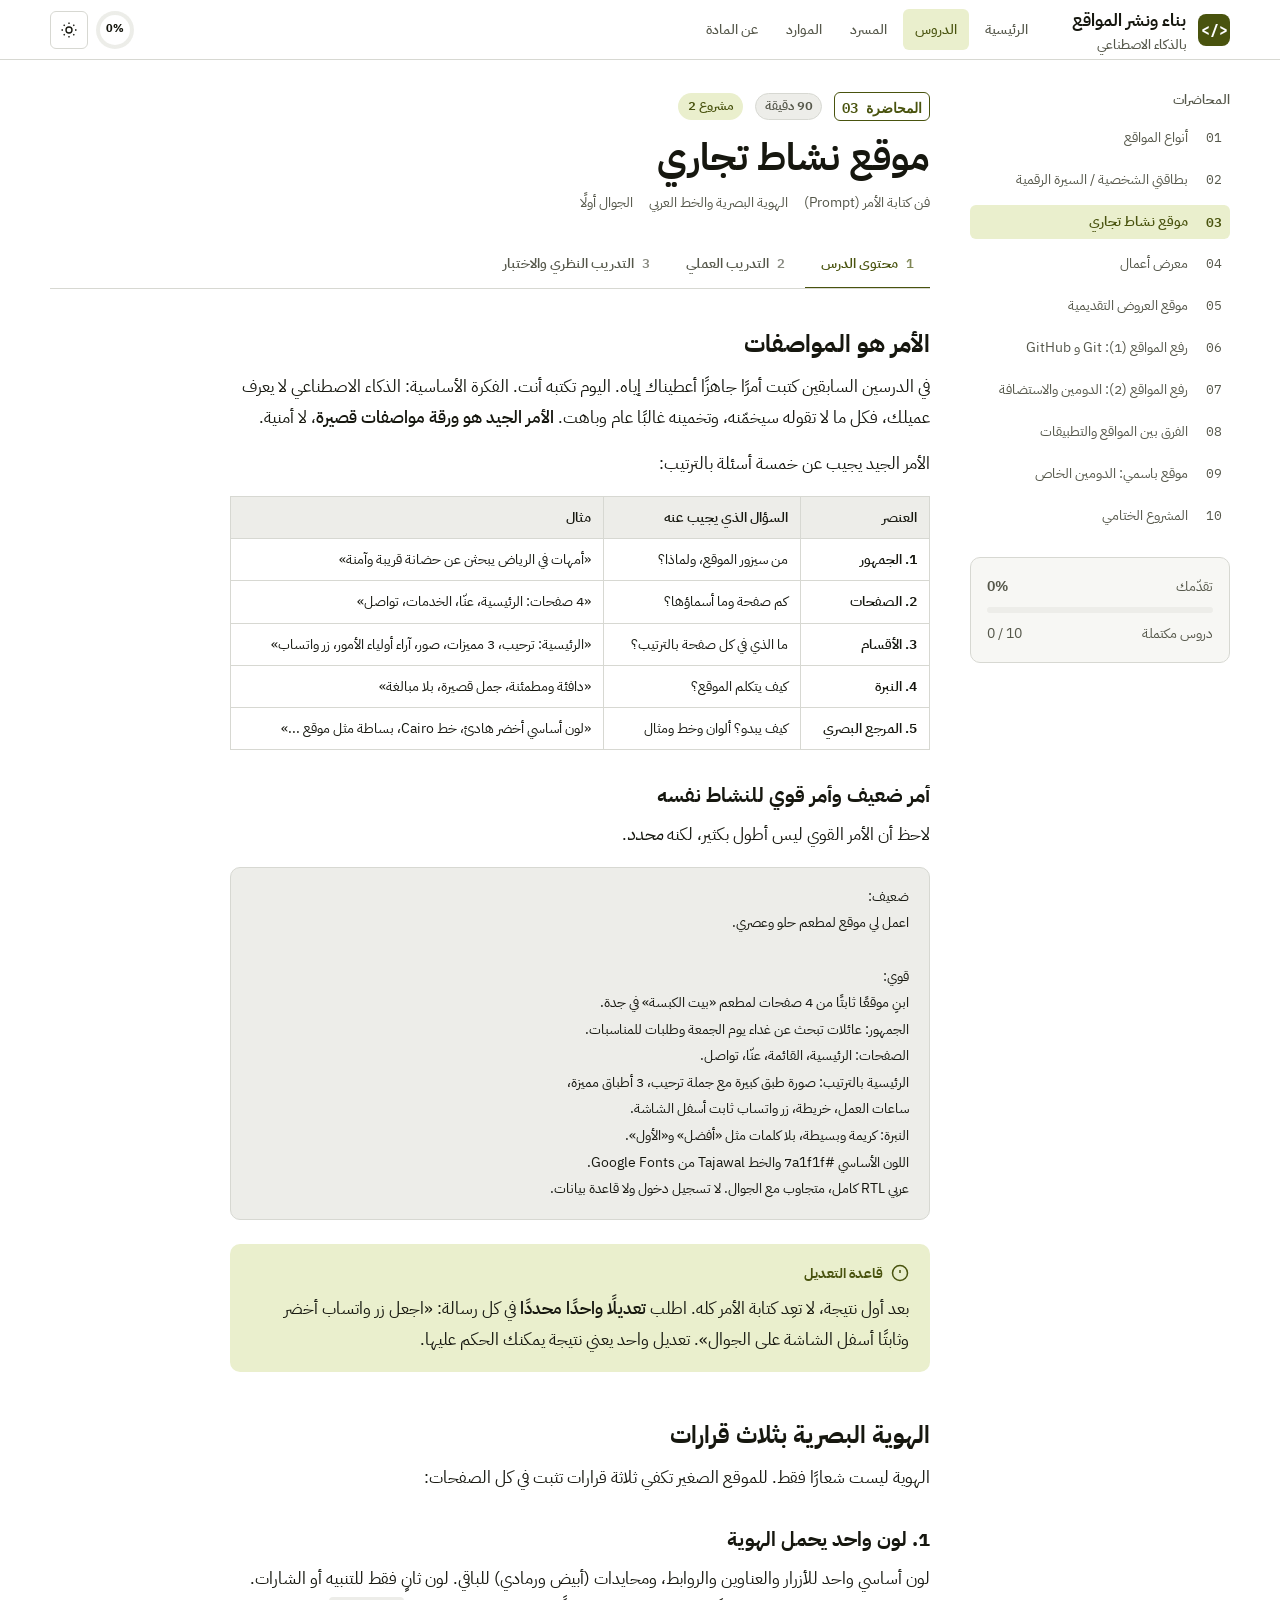
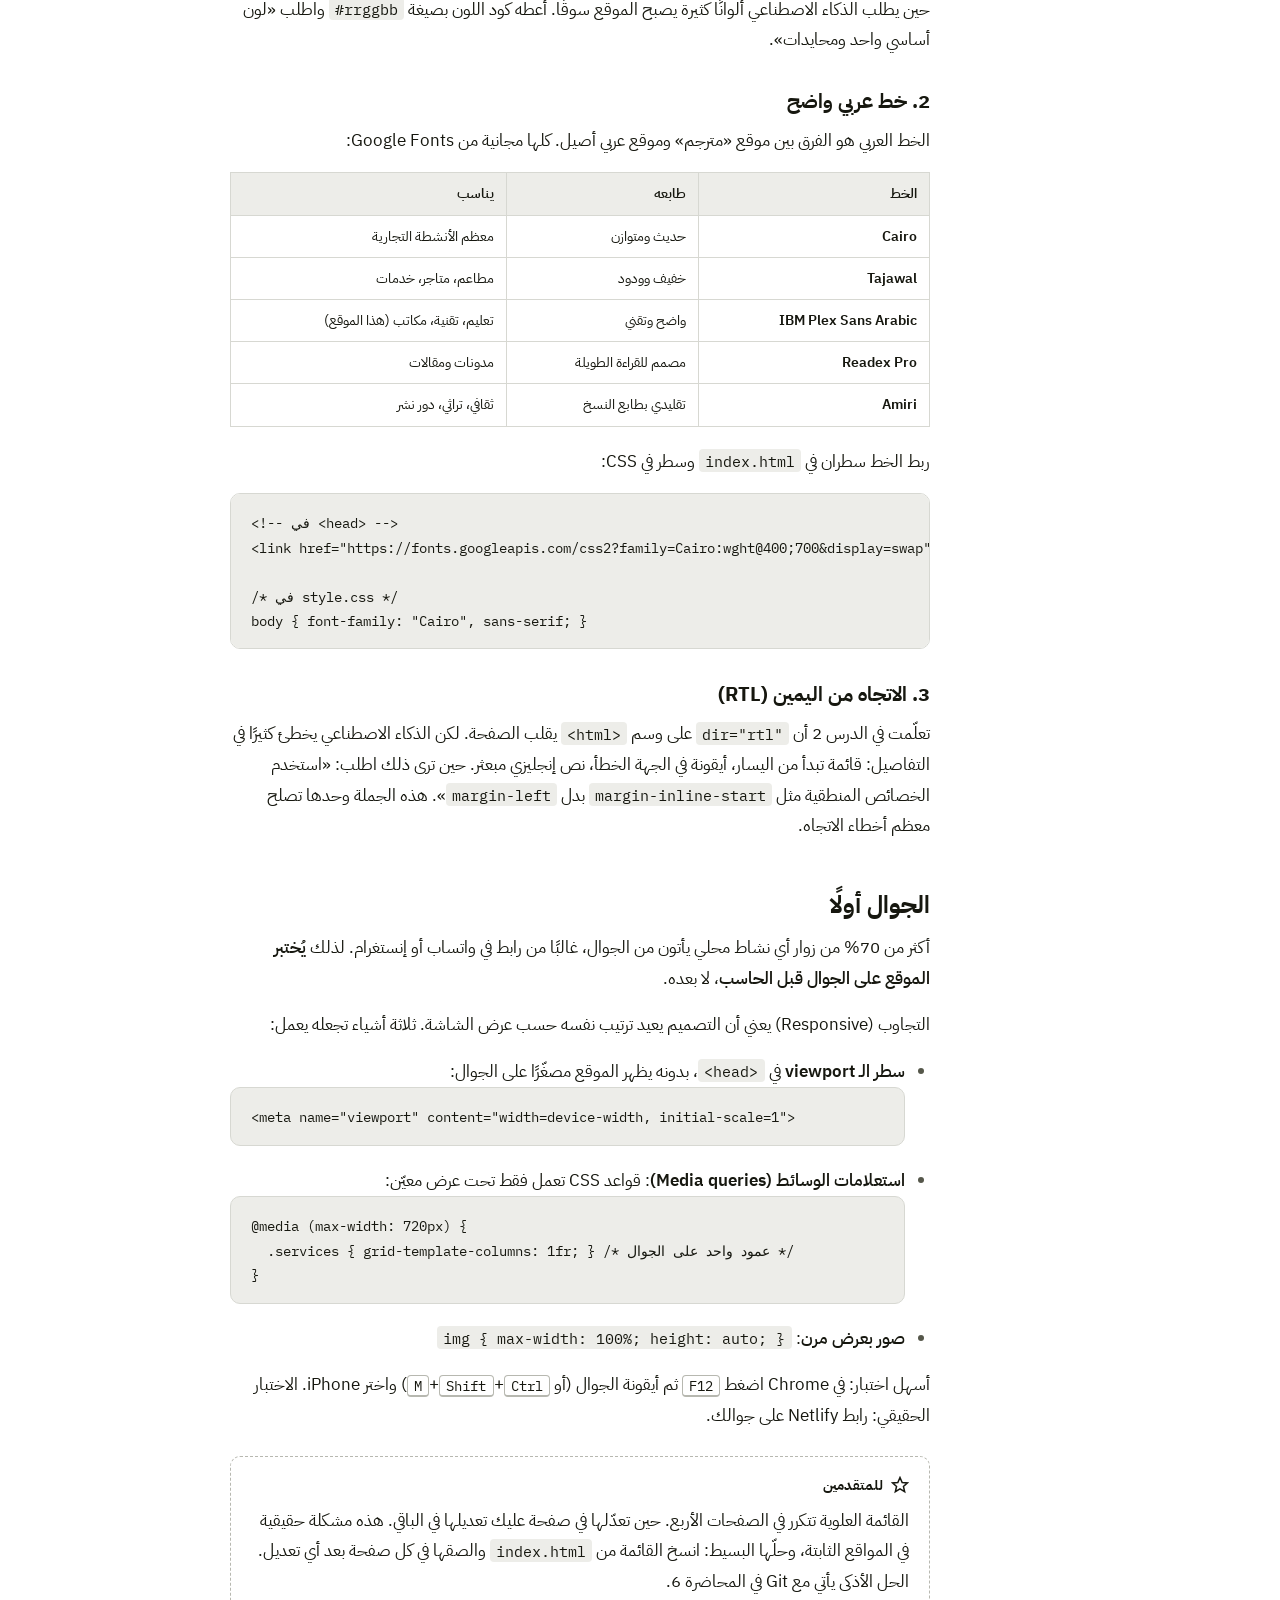
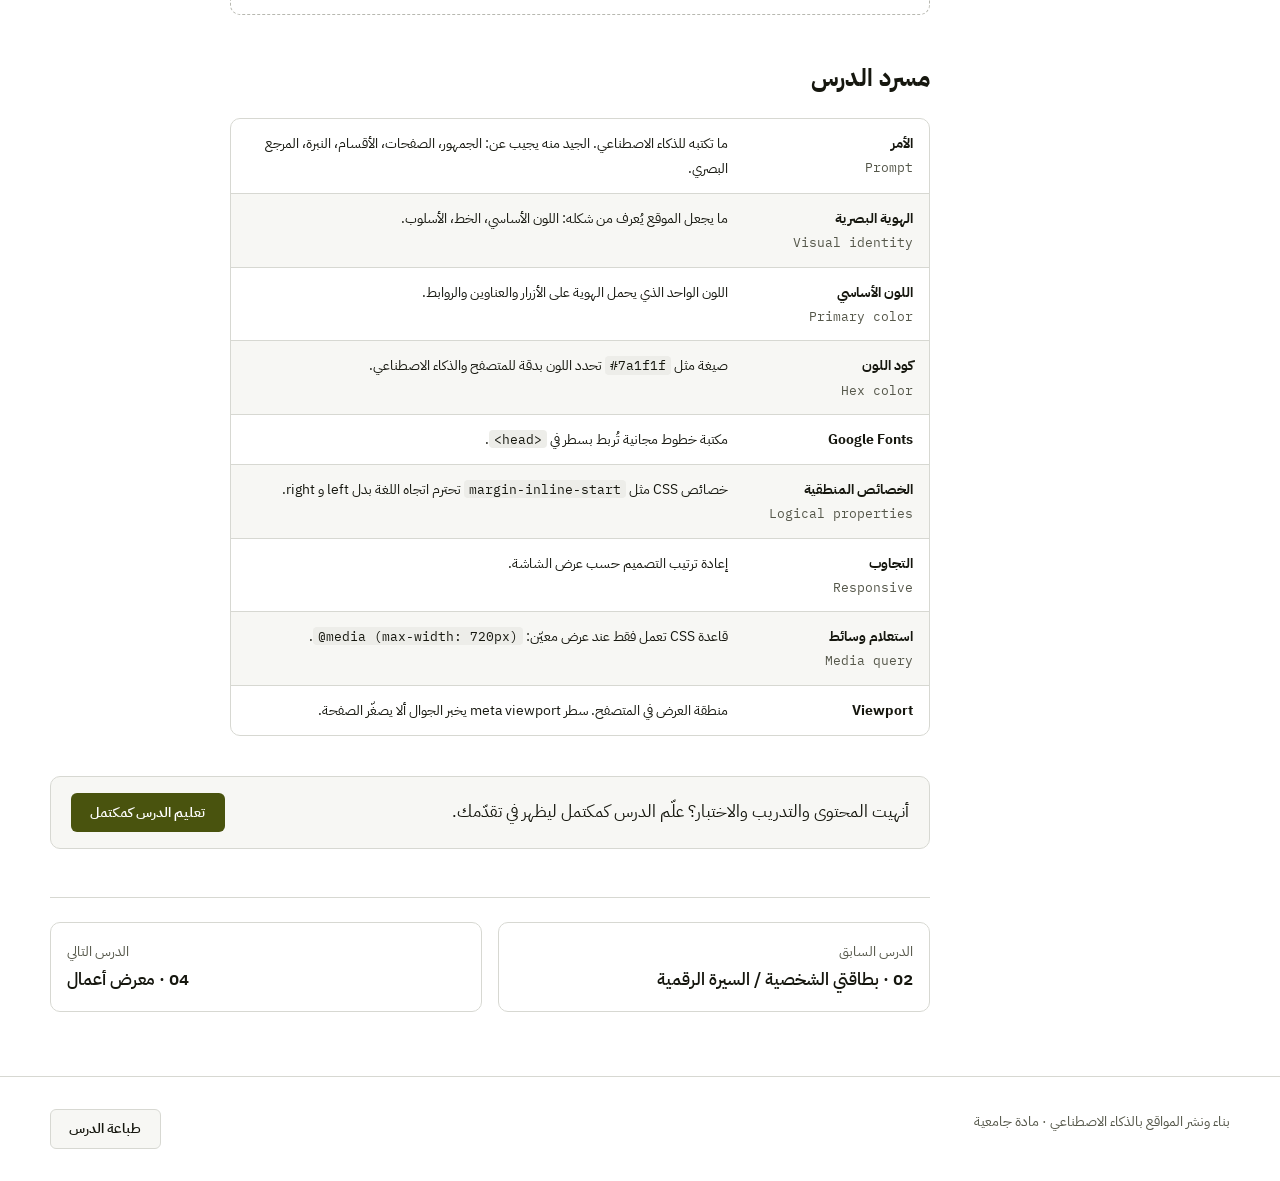
<file: lessons/lesson-03.html>
<!DOCTYPE html>
<html lang="ar" dir="rtl" data-root="../">
<head>
  <meta charset="UTF-8">
  <meta name="viewport" content="width=device-width, initial-scale=1">
  <title>الدرس 3 · موقع نشاط تجاري | بناء ونشر المواقع بالذكاء الاصطناعي</title>
  <meta name="description" content="فن كتابة الأمر (Prompt)، الهوية البصرية والخطوط العربية ودعم RTL، وبناء موقع من 4 صفحات لنشاط حقيقي واختباره على الجوال.">
  <script>(function(){try{var t=localStorage.getItem('bnm-theme');if(!t)t=matchMedia('(prefers-color-scheme: dark)').matches?'dark':'light';document.documentElement.setAttribute('data-theme',t)}catch(e){}})();</script>
  <link rel="preconnect" href="https://fonts.googleapis.com">
  <link rel="preconnect" href="https://fonts.gstatic.com" crossorigin>
  <link href="https://fonts.googleapis.com/css2?family=IBM+Plex+Sans+Arabic:wght@400;500;600;700&family=IBM+Plex+Mono:wght@400;600&display=swap" rel="stylesheet">
  <link rel="stylesheet" href="../assets/css/style.css">
  <script>document.documentElement.classList.add('gate-pending');setTimeout(function(){document.documentElement.classList.remove('gate-pending')},3000);</script>
  <link rel="icon" href="data:image/svg+xml,%3Csvg xmlns='http://www.w3.org/2000/svg' viewBox='0 0 32 32'%3E%3Crect width='32' height='32' rx='7' fill='%234a5a1e'/%3E%3Ctext x='16' y='21' text-anchor='middle' font-family='monospace' font-size='14' font-weight='700' fill='white'%3E%3C/%3E%3C/text%3E%3C/svg%3E">
</head>
<body data-lesson="3">
  <a class="skip-link" href="#main">تخطّ إلى المحتوى</a>

  <header class="topbar">
    <div class="container">
      <a class="brand" href="../index.html">
        <span class="brand-mark" aria-hidden="true">&lt;/&gt;</span>
        <span>بناء ونشر المواقع<span class="brand-sub">بالذكاء الاصطناعي</span></span>
      </a>
      <nav class="nav" id="nav" aria-label="الأقسام">
        <a href="../index.html">الرئيسية</a>
        <a href="../index.html#lessons" aria-current="page">الدروس</a>
        <a href="../pages/glossary.html">المسرد</a>
        <a href="../pages/resources.html">الموارد</a>
        <a href="../pages/about.html">عن المادة</a>
      </nav>
      <div class="topbar-tools">
        <div class="ring" role="img" aria-label="نسبة الإنجاز"><span>0%</span></div>
        <button class="icon-btn" type="button" data-theme-toggle aria-label="التبديل إلى الوضع الليلي">
          <svg class="icon-moon" viewBox="0 0 24 24" fill="none" stroke="currentColor" stroke-width="1.8" aria-hidden="true"><path d="M21 12.8A9 9 0 1 1 11.2 3a7 7 0 0 0 9.8 9.8z"/></svg>
          <svg class="icon-sun" viewBox="0 0 24 24" fill="none" stroke="currentColor" stroke-width="1.8" aria-hidden="true"><circle cx="12" cy="12" r="4"/><path d="M12 2v2M12 20v2M4.9 4.9l1.4 1.4M17.7 17.7l1.4 1.4M2 12h2M20 12h2M4.9 19.1l1.4-1.4M17.7 6.3l1.4-1.4"/></svg>
        </button>
        <button class="icon-btn nav-toggle" type="button" aria-expanded="false" aria-controls="nav" aria-label="القائمة">
          <svg viewBox="0 0 24 24" fill="none" stroke="currentColor" stroke-width="1.8" aria-hidden="true"><path d="M4 7h16M4 12h16M4 17h16"/></svg>
        </button>
      </div>
    </div>
  </header>

  <div class="container lesson-layout">
    <aside class="sidebar" aria-label="قائمة الدروس">
      <details>
        <summary>قائمة الدروس</summary>
        <h2>المحاضرات</h2>
        <ul class="side-list" data-side-list></ul>
      </details>
      <div class="side-progress">
        <div class="row"><span>تقدّمك</span><strong data-progress-percent>0%</strong></div>
        <div class="bar" aria-hidden="true"><i data-progress-bar></i></div>
        <div class="row"><span>دروس مكتملة</span><span data-progress-text>0 / 10</span></div>
      </div>
    </aside>

    <main id="main">
      <header class="lesson-head">
        <div class="kicker">
          <span class="num-big">المحاضرة 03</span>
          <span class="badge">90 دقيقة</span>
          <span class="badge badge-project">مشروع 2</span>
        </div>
        <h1>موقع نشاط تجاري</h1>
        <p class="meta">
          <span>فن كتابة الأمر (Prompt)</span>
          <span>الهوية البصرية والخط العربي</span>
          <span>الجوال أولًا</span>
        </p>
      </header>

      <div class="tabs" role="tablist" aria-label="أقسام الدرس">
        <button class="tab" role="tab" id="tab-content" aria-controls="panel-content" aria-selected="true" data-tab="content"><span class="n">1</span><span class="long">محتوى الدرس</span><span class="short">المحتوى</span></button>
        <button class="tab" role="tab" id="tab-practice" aria-controls="panel-practice" aria-selected="false" data-tab="practice" tabindex="-1"><span class="n">2</span><span class="long">التدريب العملي</span><span class="short">العملي</span></button>
        <button class="tab" role="tab" id="tab-quiz" aria-controls="panel-quiz" aria-selected="false" data-tab="quiz" tabindex="-1"><span class="n">3</span><span class="long">التدريب النظري والاختبار</span><span class="short">الاختبار</span></button>
      </div>

      <!-- ============ 1. المحتوى ============ -->
      <section id="panel-content" role="tabpanel" aria-labelledby="tab-content" class="lesson-body prose" data-print-title="محتوى الدرس">
        <h2>الأمر هو المواصفات</h2>
        <p>في الدرسين السابقين كتبت أمرًا جاهزًا أعطيناك إياه. اليوم تكتبه أنت. الفكرة الأساسية: الذكاء الاصطناعي لا يعرف عميلك، فكل ما لا تقوله سيخمّنه، وتخمينه غالبًا عام وباهت. <strong>الأمر الجيد هو ورقة مواصفات قصيرة</strong>، لا أمنية.</p>
        <p>الأمر الجيد يجيب عن خمسة أسئلة بالترتيب:</p>
        <div class="table-wrap">
          <table>
            <thead><tr><th>العنصر</th><th>السؤال الذي يجيب عنه</th><th>مثال</th></tr></thead>
            <tbody>
              <tr><td><strong>1. الجمهور</strong></td><td>من سيزور الموقع، ولماذا؟</td><td>«أمهات في الرياض يبحثن عن حضانة قريبة وآمنة»</td></tr>
              <tr><td><strong>2. الصفحات</strong></td><td>كم صفحة وما أسماؤها؟</td><td>«4 صفحات: الرئيسية، عنّا، الخدمات، تواصل»</td></tr>
              <tr><td><strong>3. الأقسام</strong></td><td>ما الذي في كل صفحة بالترتيب؟</td><td>«الرئيسية: ترحيب، 3 مميزات، صور، آراء أولياء الأمور، زر واتساب»</td></tr>
              <tr><td><strong>4. النبرة</strong></td><td>كيف يتكلم الموقع؟</td><td>«دافئة ومطمئنة، جمل قصيرة، بلا مبالغة»</td></tr>
              <tr><td><strong>5. المرجع البصري</strong></td><td>كيف يبدو؟ ألوان وخط ومثال</td><td>«لون أساسي أخضر هادئ، خط Cairo، بساطة مثل موقع ...»</td></tr>
            </tbody>
          </table>
        </div>

        <h3>أمر ضعيف وأمر قوي للنشاط نفسه</h3>
        <p>لاحظ أن الأمر القوي ليس أطول بكثير، لكنه <em>محدد</em>.</p>
<pre class="rtl"><code>ضعيف:
اعمل لي موقع لمطعم حلو وعصري.

قوي:
ابنِ موقعًا ثابتًا من 4 صفحات لمطعم «بيت الكبسة» في جدة.
الجمهور: عائلات تبحث عن غداء يوم الجمعة وطلبات للمناسبات.
الصفحات: الرئيسية، القائمة، عنّا، تواصل.
الرئيسية بالترتيب: صورة طبق كبيرة مع جملة ترحيب، 3 أطباق مميزة،
ساعات العمل، خريطة، زر واتساب ثابت أسفل الشاشة.
النبرة: كريمة وبسيطة، بلا كلمات مثل «أفضل» و«الأول».
اللون الأساسي #7a1f1f والخط Tajawal من Google Fonts.
عربي RTL كامل، متجاوب مع الجوال. لا تسجيل دخول ولا قاعدة بيانات.</code></pre>
        <div class="callout callout-note">
          <div class="callout-title">
            <svg viewBox="0 0 24 24" fill="none" stroke="currentColor" stroke-width="2" aria-hidden="true"><path d="M12 22a10 10 0 1 0 0-20 10 10 0 0 0 0 20zM12 8v4M12 16h.01"/></svg>
            قاعدة التعديل
          </div>
          <p>بعد أول نتيجة، لا تعِد كتابة الأمر كله. اطلب <strong>تعديلًا واحدًا محددًا</strong> في كل رسالة: «اجعل زر واتساب أخضر وثابتًا أسفل الشاشة على الجوال». تعديل واحد يعني نتيجة يمكنك الحكم عليها.</p>
        </div>

        <h2>الهوية البصرية بثلاث قرارات</h2>
        <p>الهوية ليست شعارًا فقط. للموقع الصغير تكفي ثلاثة قرارات تثبت في كل الصفحات:</p>
        <h3>1. لون واحد يحمل الهوية</h3>
        <p>لون أساسي واحد للأزرار والعناوين والروابط، ومحايدات (أبيض ورمادي) للباقي. لون ثانٍ فقط للتنبيه أو الشارات. حين يطلب الذكاء الاصطناعي ألوانًا كثيرة يصبح الموقع سوقًا. أعطه كود اللون بصيغة <code>#rrggbb</code> واطلب «لون أساسي واحد ومحايدات».</p>
        <h3>2. خط عربي واضح</h3>
        <p>الخط العربي هو الفرق بين موقع «مترجم» وموقع عربي أصيل. كلها مجانية من Google Fonts:</p>
        <div class="table-wrap">
          <table>
            <thead><tr><th>الخط</th><th>طابعه</th><th>يناسب</th></tr></thead>
            <tbody>
              <tr><td><strong>Cairo</strong></td><td>حديث ومتوازن</td><td>معظم الأنشطة التجارية</td></tr>
              <tr><td><strong>Tajawal</strong></td><td>خفيف وودود</td><td>مطاعم، متاجر، خدمات</td></tr>
              <tr><td><strong>IBM Plex Sans Arabic</strong></td><td>واضح وتقني</td><td>تعليم، تقنية، مكاتب (هذا الموقع)</td></tr>
              <tr><td><strong>Readex Pro</strong></td><td>مصمم للقراءة الطويلة</td><td>مدونات ومقالات</td></tr>
              <tr><td><strong>Amiri</strong></td><td>تقليدي بطابع النسخ</td><td>ثقافي، تراثي، دور نشر</td></tr>
            </tbody>
          </table>
        </div>
        <p>ربط الخط سطران في <code>index.html</code> وسطر في CSS:</p>
<pre><code>&lt;!-- في &lt;head&gt; --&gt;
&lt;link href="https://fonts.googleapis.com/css2?family=Cairo:wght@400;700&amp;display=swap" rel="stylesheet"&gt;

/* في style.css */
body { font-family: "Cairo", sans-serif; }</code></pre>
        <h3>3. الاتجاه من اليمين (RTL)</h3>
        <p>تعلّمت في الدرس 2 أن <code>dir="rtl"</code> على وسم <code>&lt;html&gt;</code> يقلب الصفحة. لكن الذكاء الاصطناعي يخطئ كثيرًا في التفاصيل: قائمة تبدأ من اليسار، أيقونة في الجهة الخطأ، نص إنجليزي مبعثر. حين ترى ذلك اطلب: «استخدم الخصائص المنطقية مثل <code>margin-inline-start</code> بدل <code>margin-left</code>». هذه الجملة وحدها تصلح معظم أخطاء الاتجاه.</p>

        <h2>الجوال أولًا</h2>
        <p>أكثر من 70% من زوار أي نشاط محلي يأتون من الجوال، غالبًا من رابط في واتساب أو إنستغرام. لذلك <strong>يُختبر الموقع على الجوال قبل الحاسب</strong>، لا بعده.</p>
        <p>التجاوب (Responsive) يعني أن التصميم يعيد ترتيب نفسه حسب عرض الشاشة. ثلاثة أشياء تجعله يعمل:</p>
        <ul>
          <li><strong>سطر الـ viewport</strong> في <code>&lt;head&gt;</code>، بدونه يظهر الموقع مصغّرًا على الجوال:
<pre><code>&lt;meta name="viewport" content="width=device-width, initial-scale=1"&gt;</code></pre></li>
          <li><strong>استعلامات الوسائط (Media queries)</strong>: قواعد CSS تعمل فقط تحت عرض معيّن:
<pre><code>@media (max-width: 720px) {
  .services { grid-template-columns: 1fr; } /* عمود واحد على الجوال */
}</code></pre></li>
          <li><strong>صور بعرض مرن</strong>: <code>img { max-width: 100%; height: auto; }</code></li>
        </ul>
        <p>أسهل اختبار: في Chrome اضغط <kbd>F12</kbd> ثم أيقونة الجوال (أو <kbd>Ctrl</kbd>+<kbd>Shift</kbd>+<kbd>M</kbd>) واختر iPhone. الاختبار الحقيقي: رابط Netlify على جوالك.</p>

        <div class="callout callout-advanced">
          <div class="callout-title">
            <svg viewBox="0 0 24 24" fill="none" stroke="currentColor" stroke-width="2" aria-hidden="true"><path d="M12 2l2.9 6.6 7.1.6-5.4 4.7 1.6 7.1L12 17.3 5.8 21l1.6-7.1L2 9.2l7.1-.6z"/></svg>
            للمتقدمين
          </div>
          <p>القائمة العلوية تتكرر في الصفحات الأربع. حين تعدّلها في صفحة عليك تعديلها في الباقي. هذه مشكلة حقيقية في المواقع الثابتة، وحلّها البسيط: انسخ القائمة من <code>index.html</code> والصقها في كل صفحة بعد أي تعديل. الحل الأذكى يأتي مع Git في المحاضرة 6.</p>
        </div>

        <h2>مسرد الدرس</h2>
        <dl class="terms">
          <div><dt>الأمر <span>Prompt</span></dt><dd>ما تكتبه للذكاء الاصطناعي. الجيد منه يجيب عن: الجمهور، الصفحات، الأقسام، النبرة، المرجع البصري.</dd></div>
          <div><dt>الهوية البصرية <span>Visual identity</span></dt><dd>ما يجعل الموقع يُعرف من شكله: اللون الأساسي، الخط، الأسلوب.</dd></div>
          <div><dt>اللون الأساسي <span>Primary color</span></dt><dd>اللون الواحد الذي يحمل الهوية على الأزرار والعناوين والروابط.</dd></div>
          <div><dt>كود اللون <span>Hex color</span></dt><dd>صيغة مثل <code>#7a1f1f</code> تحدد اللون بدقة للمتصفح والذكاء الاصطناعي.</dd></div>
          <div><dt>Google Fonts <span></span></dt><dd>مكتبة خطوط مجانية تُربط بسطر في <code>&lt;head&gt;</code>.</dd></div>
          <div><dt>الخصائص المنطقية <span>Logical properties</span></dt><dd>خصائص CSS مثل <code>margin-inline-start</code> تحترم اتجاه اللغة بدل left و right.</dd></div>
          <div><dt>التجاوب <span>Responsive</span></dt><dd>إعادة ترتيب التصميم حسب عرض الشاشة.</dd></div>
          <div><dt>استعلام وسائط <span>Media query</span></dt><dd>قاعدة CSS تعمل فقط عند عرض معيّن: <code>@media (max-width: 720px)</code>.</dd></div>
          <div><dt>Viewport <span></span></dt><dd>منطقة العرض في المتصفح. سطر meta viewport يخبر الجوال ألا يصغّر الصفحة.</dd></div>
        </dl>
      </section>

      <!-- ============ 2. التدريب العملي ============ -->
      <section id="panel-practice" role="tabpanel" aria-labelledby="tab-practice" class="lesson-body prose" hidden data-print-title="التدريب العملي">
        <p>مخرج اليوم: <strong>موقع من 4 صفحات لنشاط حقيقي</strong>، بهوية بصرية ثابتة، مختبَر على جوالك، ومنشور على Netlify.</p>

        <h2>الجزء الأول: اختر النشاط واكتب الأمر (20 دقيقة)</h2>
        <ol class="steps">
          <li><strong>اختر نشاطًا حقيقيًا تعرفه.</strong><p>مشروع قريب لك أو لأحد أهلك: مطعم، صالون، عيادة، مركز تدريب، متجر منزلي. الحقيقي يعطيك محتوى حقيقيًا ويكشف مشاكل لا يكشفها المثال الوهمي.</p></li>
          <li><strong>اجمع المادة الخام في ملف نصي.</strong><p>الاسم، المدينة، الخدمات (3 إلى 6)، ساعات العمل، رقم واتساب، جملة عن القصة، وصورتان أو ثلاث إن وجدت.</p></li>
          <li><strong>اكتب أمرك بالعناصر الخمسة.</strong><p>استخدم القالب التالي واملأ كل سطر. لا تحذف سطرًا.</p>
<pre class="rtl"><code>ابنِ موقعًا ثابتًا من 4 صفحات لـ [النشاط] «[الاسم]» في [المدينة].
الجمهور: [من هم ولماذا يزورون].
الصفحات: الرئيسية، [الخدمات/القائمة]، عنّا، تواصل. قائمة تنقل مشتركة في الأعلى.
الرئيسية بالترتيب: [ترحيب]، [3 مميزات]، [صور]، [آراء]، زر واتساب ثابت.
النبرة: [كلمتان]. تجنب: [كلمات ممنوعة].
اللون الأساسي [#......] والخط [اسم الخط] من Google Fonts.
عربي RTL كامل باستخدام الخصائص المنطقية. متجاوب مع الجوال.
كل صفحة ملف HTML منفصل، وملف style.css واحد مشترك.
لا تسجيل دخول ولا قاعدة بيانات.</code></pre></li>
          <li><strong>راجع أمرك مع زميل قبل إرساله.</strong><p>هل يستطيع زميلك تخيّل الموقع من الأمر وحده؟ إن سأل «ماذا تقصد؟» فالأمر ناقص.</p></li>
        </ol>

        <h2>الجزء الثاني: البناء وضبط الهوية (35 دقيقة)</h2>
        <ol class="steps">
          <li><strong>أرسل الأمر</strong> إلى أداة بناء (Bolt أو Lovable) أو مساعد محادثة، وانتظر النتيجة.</li>
          <li><strong>افحص الصفحات الأربع.</strong><p>هل القائمة تظهر في كلها؟ هل الروابط بينها تعمل؟ افتح كل صفحة واضغط كل رابط.</p></li>
          <li><strong>ثبّت اللون.</strong><p>إن ظهرت ألوان كثيرة، اطلب: «استخدم <code>#......</code> لونًا أساسيًا واحدًا، والباقي أبيض ورمادي». تعديل واحد في كل رسالة.</p></li>
          <li><strong>ثبّت الخط.</strong><p>افتح <code>style.css</code> وتأكد أن <code>font-family</code> يحمل اسم الخط الذي طلبته، وأن سطر Google Fonts موجود في <code>&lt;head&gt;</code> كل صفحة.</p></li>
          <li><strong>أصلح الاتجاه.</strong><p>أي عنصر في الجهة الخطأ؟ اطلب: «استخدم الخصائص المنطقية بدل left و right».</p></li>
        </ol>

        <h2>الجزء الثالث: اختبار الجوال والنشر (25 دقيقة)</h2>
        <ol class="steps">
          <li><strong>اختبر في المتصفح أولًا.</strong><p><kbd>F12</kbd> ثم <kbd>Ctrl</kbd>+<kbd>Shift</kbd>+<kbd>M</kbd>، اختر iPhone. مرّر في الصفحات الأربع. سجّل كل شيء ينكسر: نص يخرج من الإطار، صورة عملاقة، قائمة لا تنطوي.</p></li>
          <li><strong>أصلح ما انكسر</strong> بطلب واحد لكل مشكلة: «على الشاشات الأصغر من 720px اجعل بطاقات الخدمات عمودًا واحدًا».</li>
          <li><strong>انشر على Netlify Drop</strong> كما في الدرس 2، وافتح الرابط على جوالك الحقيقي.</li>
          <li><strong>اختبار الإبهام.</strong><p>هل تستطيع الضغط على زر واتساب بإبهامك دون تكبير؟ هل يفتح الرقم الصحيح؟ هذا الزر هو سبب وجود الموقع.</p></li>
          <li><strong>أرسل الرابط للمدرّب</strong> مع ملف الأمر الذي كتبته. الأمر جزء من التسليم.</li>
        </ol>

        <div class="callout callout-stuck">
          <div class="callout-title">
            <svg viewBox="0 0 24 24" fill="none" stroke="currentColor" stroke-width="2" aria-hidden="true"><path d="M12 3l9 16H3l9-16zM12 10v4M12 17h.01"/></svg>
            إذا تعثّرت
          </div>
          <ul>
            <li><strong>لا أجد نشاطًا حقيقيًا:</strong> استخدم «مغسلة سيارات الواحة» في مدينتك، بخدمات: غسيل خارجي، داخلي، تلميع.</li>
            <li><strong>الأداة أعطتني صفحة واحدة طويلة بدل 4:</strong> اقبلها اليوم، واجعل القائمة تقفز إلى الأقسام بروابط <code>#</code>. أضف الصفحات المنفصلة كتحدٍّ لاحق.</li>
            <li><strong>الخط لا يظهر:</strong> غالبًا سطر Google Fonts ناقص في بعض الصفحات، أو اسم الخط مكتوب خطأ في CSS. قارن مع الرئيسية.</li>
            <li><strong>الموقع مصغّر جدًا على الجوال:</strong> سطر <code>meta viewport</code> مفقود. أضفه في <code>&lt;head&gt;</code> كل صفحة.</li>
          </ul>
        </div>

        <div class="callout callout-advanced">
          <div class="callout-title">
            <svg viewBox="0 0 24 24" fill="none" stroke="currentColor" stroke-width="2" aria-hidden="true"><path d="M12 2l2.9 6.6 7.1.6-5.4 4.7 1.6 7.1L12 17.3 5.8 21l1.6-7.1L2 9.2l7.1-.6z"/></svg>
            للمتقدمين
          </div>
          <ul>
            <li>أضف خريطة Google مضمّنة في صفحة تواصل (Share ثم Embed a map).</li>
            <li>أضف نسخة إنجليزية من الرئيسية باسم <code>en.html</code> مع <code>dir="ltr"</code> ورابط تبديل اللغة.</li>
            <li>اجعل الرابط في القائمة يظهر «نشطًا» في الصفحة الحالية بلون مختلف.</li>
          </ul>
        </div>
      </section>

      <!-- ============ 3. النظري والاختبار ============ -->
      <section id="panel-quiz" role="tabpanel" aria-labelledby="tab-quiz" class="lesson-body prose" hidden data-print-title="التدريب النظري والاختبار">
        <h2>تلخيص المفاهيم</h2>
        <ul>
          <li>الأمر الجيد ورقة مواصفات: الجمهور، الصفحات، الأقسام، النبرة، المرجع البصري.</li>
          <li>بعد أول نتيجة: تعديل واحد محدد في كل رسالة.</li>
          <li>الهوية بثلاث قرارات: لون أساسي واحد، خط عربي واضح، اتجاه RTL سليم بالخصائص المنطقية.</li>
          <li>الخطوط العربية مجانية من Google Fonts وتُربط بسطر في <code>&lt;head&gt;</code> وسطر في CSS.</li>
          <li>الجوال أولًا: meta viewport، استعلامات الوسائط، صور مرنة. الاختبار الحقيقي على جوالك.</li>
        </ul>

        <h2>الاختبار</h2>
        <p>عشرة أسئلة: أي أمر أفضل ولماذا. اختر إجابة لترى التصحيح والشرح فورًا.</p>
        <div id="quiz" class="quiz no-print"></div>
        <div class="print-quiz"></div>
      </section>

      <div class="complete-bar" data-complete>
        <p></p>
        <button class="btn" type="button">تعليم الدرس كمكتمل</button>
      </div>

      <nav class="lesson-nav" aria-label="التنقل بين الدروس" data-lesson-nav></nav>
    </main>
  </div>

  <footer class="footer">
    <div class="container">
      <span>بناء ونشر المواقع بالذكاء الاصطناعي · مادة جامعية</span>
      <span><button class="btn btn-subtle no-print" type="button" onclick="window.print()">طباعة الدرس</button></span>
    </div>
  </footer>

  <script>
  window.QUIZ_DATA = [
    {
      scenario: "مقارنة أوامر",
      q: "الأمر الأول: «اعمل موقع عيادة أسنان احترافي». الأمر الثاني: «موقع من 3 صفحات لعيادة أسنان في الدمام، الجمهور عائلات، الرئيسية: ترحيب، 3 خدمات، زر واتساب للحجز، لون #1f5a7a، خط Cairo». أيهما أفضل ولماذا؟",
      options: ["الأول، لأن كلمة «احترافي» كافية", "الأول، لأنه أقصر وأوضح", "الثاني، لأنه يجيب عن الجمهور والصفحات والأقسام والمرجع البصري", "متساويان في الجودة"],
      answer: 2,
      explain: "كلمة «احترافي» لا تخبر الذكاء الاصطناعي بشيء يمكن تنفيذه. الأمر الثاني مواصفات: من، كم صفحة، ماذا في كل صفحة، وكيف يبدو."
    },
    {
      scenario: "التعديل",
      q: "أعطتك الأداة موقعًا فيه 5 مشاكل. ما أفضل طريقة للتعديل؟",
      options: ["قبول النتيجة كما هي", "إعادة كتابة الأمر كاملًا من جديد", "رسالة واحدة تذكر المشاكل الخمس", "طلب تعديل واحد محدد في كل رسالة"],
      answer: 3,
      explain: "التعديل الواحد يعطي نتيجة يمكنك الحكم عليها. الرسائل المتعددة المشاكل تجعل الأداة تخلط بينها وتكسر ما كان يعمل."
    },
    {
      scenario: "الهوية",
      q: "ظهر الموقع بستة ألوان مختلفة في الأزرار والعناوين. ماذا تطلب؟",
      options: ["لون أساسي واحد بكود محدد والباقي محايدات", "احذف كل الألوان", "غيّر الخط", "أضف ألوانًا أكثر حيوية"],
      answer: 0,
      explain: "اللون الأساسي الواحد يحمل الهوية. كثرة الألوان تجعل الموقع سوقًا وتضعف التمييز. أعطه كود اللون لتضمن الدقة."
    },
    {
      scenario: "الخط",
      q: "يريد صاحب دار نشر تراثية خطًا يناسب هويته. أي اختيار أنسب؟",
      options: ["Tajawal", "Amiri", "IBM Plex Sans Arabic", "خط النظام الافتراضي"],
      answer: 1,
      explain: "Amiri بطابع النسخ التقليدي يناسب المحتوى الثقافي والتراثي. Tajawal ودود حديث، وPlex تقني، والافتراضي لا يحمل هوية."
    },
    {
      scenario: "تشخيص",
      q: "الخط يظهر صحيحًا في الرئيسية لكنه يختلف في صفحة «عنّا». السبب الأرجح؟",
      options: ["المتصفح قديم", "Google Fonts لا يدعم صفحتين", "سطر ربط الخط ناقص في head صفحة عنّا", "الصفحة تحتاج dir=\"rtl\""],
      answer: 2,
      explain: "كل صفحة HTML مستقلة، وسطر <link> إلى Google Fonts يجب أن يوجد في head كل صفحة. الرئيسية فيها السطر وعنّا لا."
    },
    {
      scenario: "الاتجاه",
      q: "القائمة العلوية تبدأ من اليسار والأيقونات في الجهة الخطأ رغم وجود dir=\"rtl\". ما الطلب الأنفع؟",
      options: ["ترجم الموقع للإنجليزية", "اجعل كل شيء في المنتصف", "احذف dir=\"rtl\"", "استخدم الخصائص المنطقية مثل margin-inline-start بدل left و right"],
      answer: 3,
      explain: "dir=\"rtl\" يقلب الاتجاه العام، لكن CSS المكتوب بـ left و right يبقى ثابتًا. الخصائص المنطقية تتبع اتجاه اللغة تلقائيًا."
    },
    {
      scenario: "تشخيص",
      q: "الموقع يظهر مصغّرًا جدًا على الجوال وكأنه نسخة الحاسب في شاشة صغيرة. ما المفقود؟",
      options: ["سطر meta viewport في head", "خط أكبر", "صور أصغر", "استعلام وسائط"],
      answer: 0,
      explain: "بدون meta viewport يفترض الجوال أن الصفحة بعرض حاسب ويصغّرها لتناسب الشاشة. السطر يخبره أن يستخدم عرض الجهاز."
    },
    {
      scenario: "قراءة كود",
      q: "ماذا تفعل القاعدة: @media (max-width: 720px) { .services { grid-template-columns: 1fr; } }",
      options: ["تخفي الخدمات على الجوال", "تجعل الخدمات عمودًا واحدًا حين يكون العرض 720px أو أقل", "تكبّر الخدمات على الحاسب", "تغيّر لون الخدمات"],
      answer: 1,
      explain: "استعلام الوسائط يطبّق ما بداخله فقط عند العرض المحدد. هنا: على الشاشات الضيقة تصبح شبكة الخدمات عمودًا واحدًا."
    },
    {
      scenario: "ترتيب العمل",
      q: "انتهيت من البناء. أي اختبار تجريه أولًا؟",
      options: ["لا حاجة للاختبار", "على شاشة الحاسب الكبيرة", "على الجوال، لأن معظم زوار النشاط المحلي منه", "على الطابعة"],
      answer: 2,
      explain: "زوار النشاط المحلي يأتون غالبًا من واتساب وإنستغرام على الجوال. الجوال أولًا، ثم الحاسب."
    },
    {
      scenario: "النبرة",
      q: "طلب صاحب مطعم عائلي موقعًا. أي سطر نبرة أنسب في الأمر؟",
      options: ["نبرة: رسمية جدًا بلغة قانونية", "لا داعي لتحديد النبرة", "نبرة: الأفضل في المملكة، لا مثيل لنا، الأول دائمًا", "نبرة: كريمة وبسيطة، جمل قصيرة، تجنب كلمات المبالغة"],
      answer: 3,
      explain: "النبرة عنصر من الخمسة. المبالغة تُفقد الثقة، واللغة القانونية لا تناسب مطعمًا عائليًا. الكرم والبساطة يطابقان الجمهور."
    }
  ];
  </script>
  <script src="../assets/js/app.js"></script>
  <script src="../assets/js/quiz.js"></script>
</body>
</html>
</file>
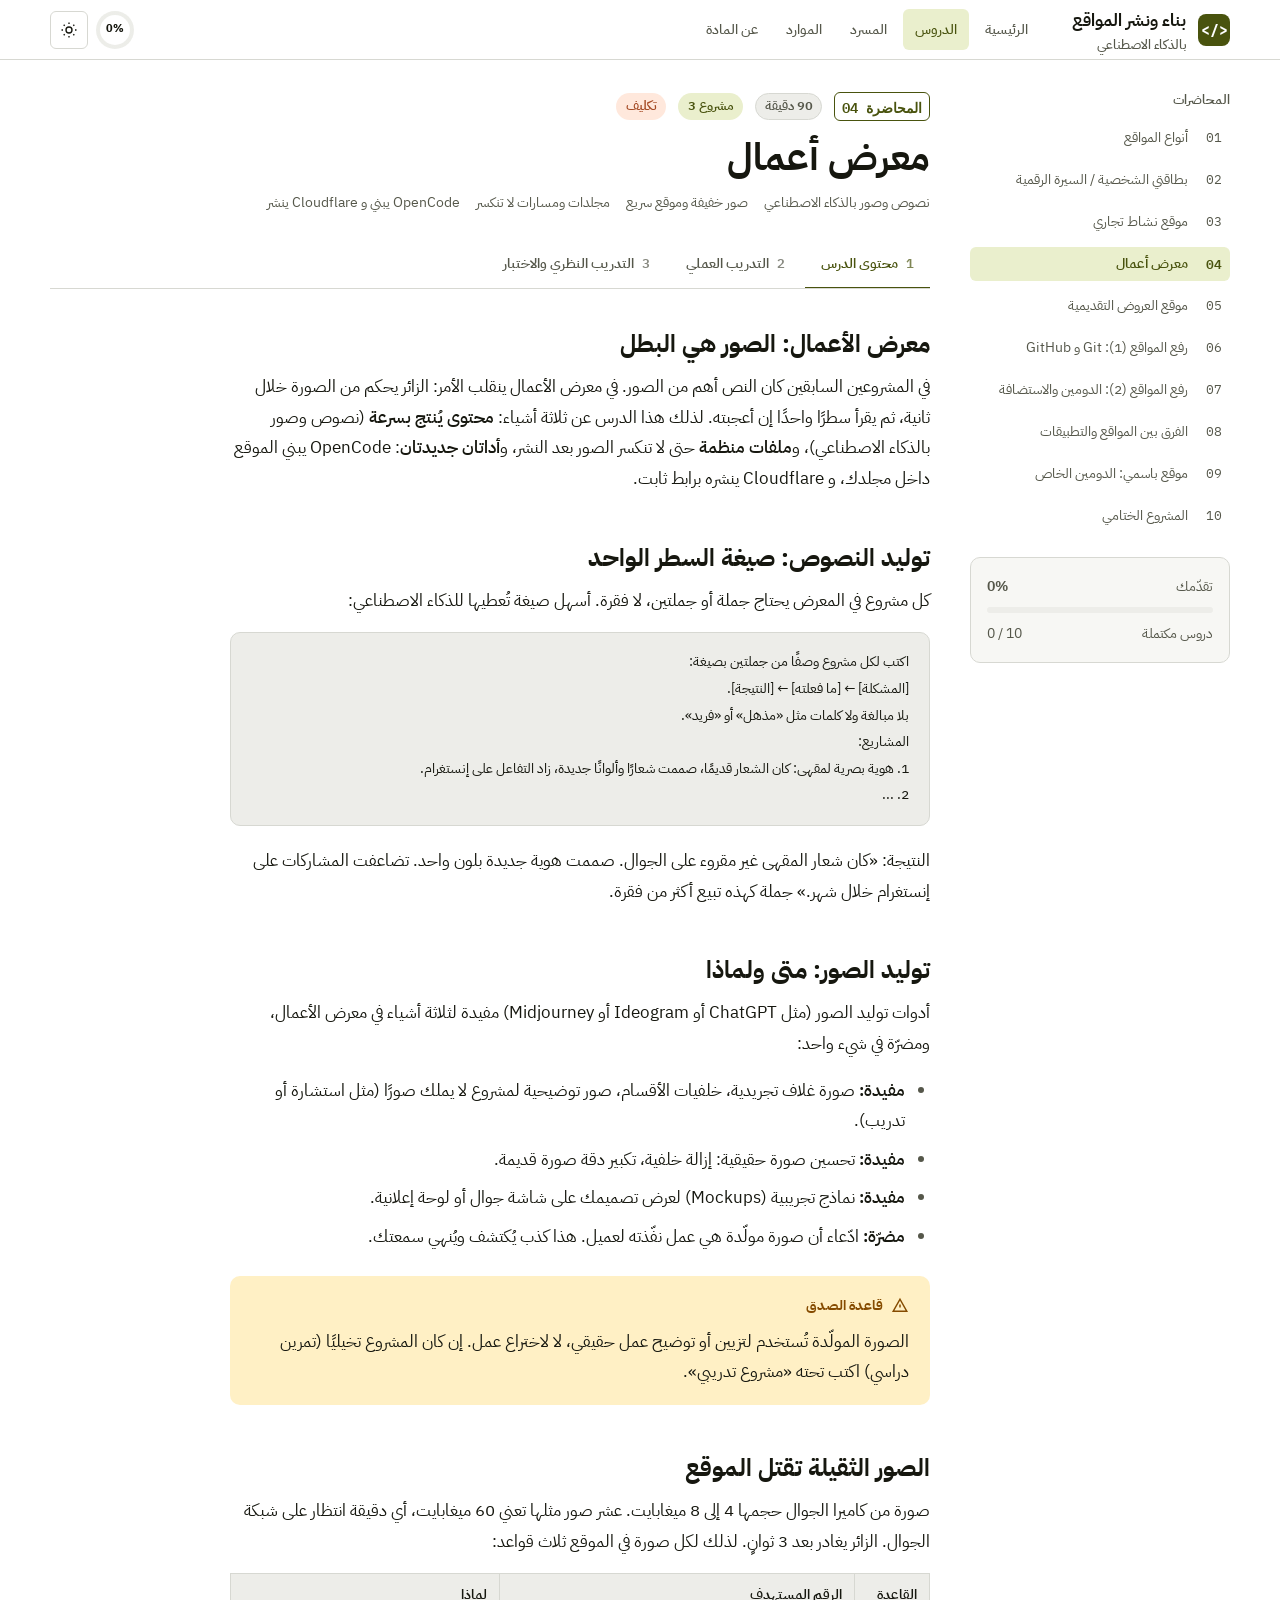
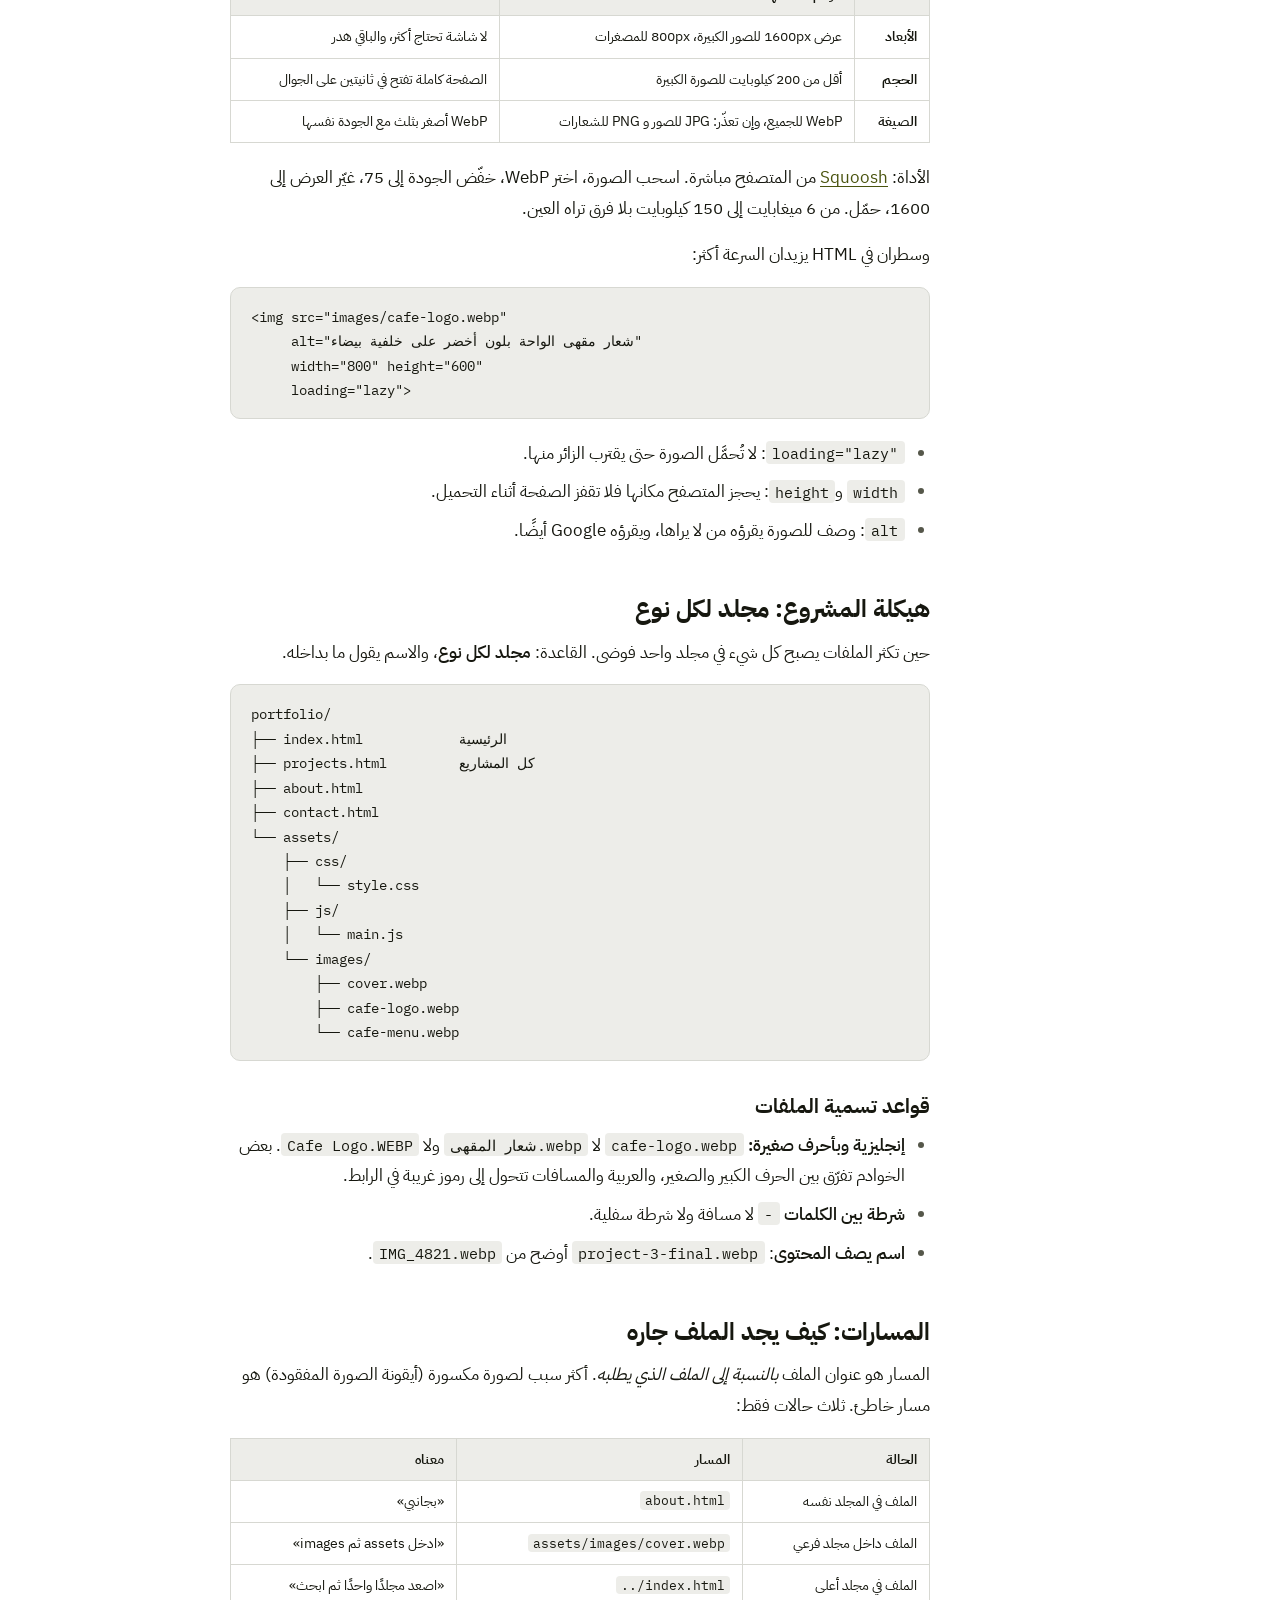
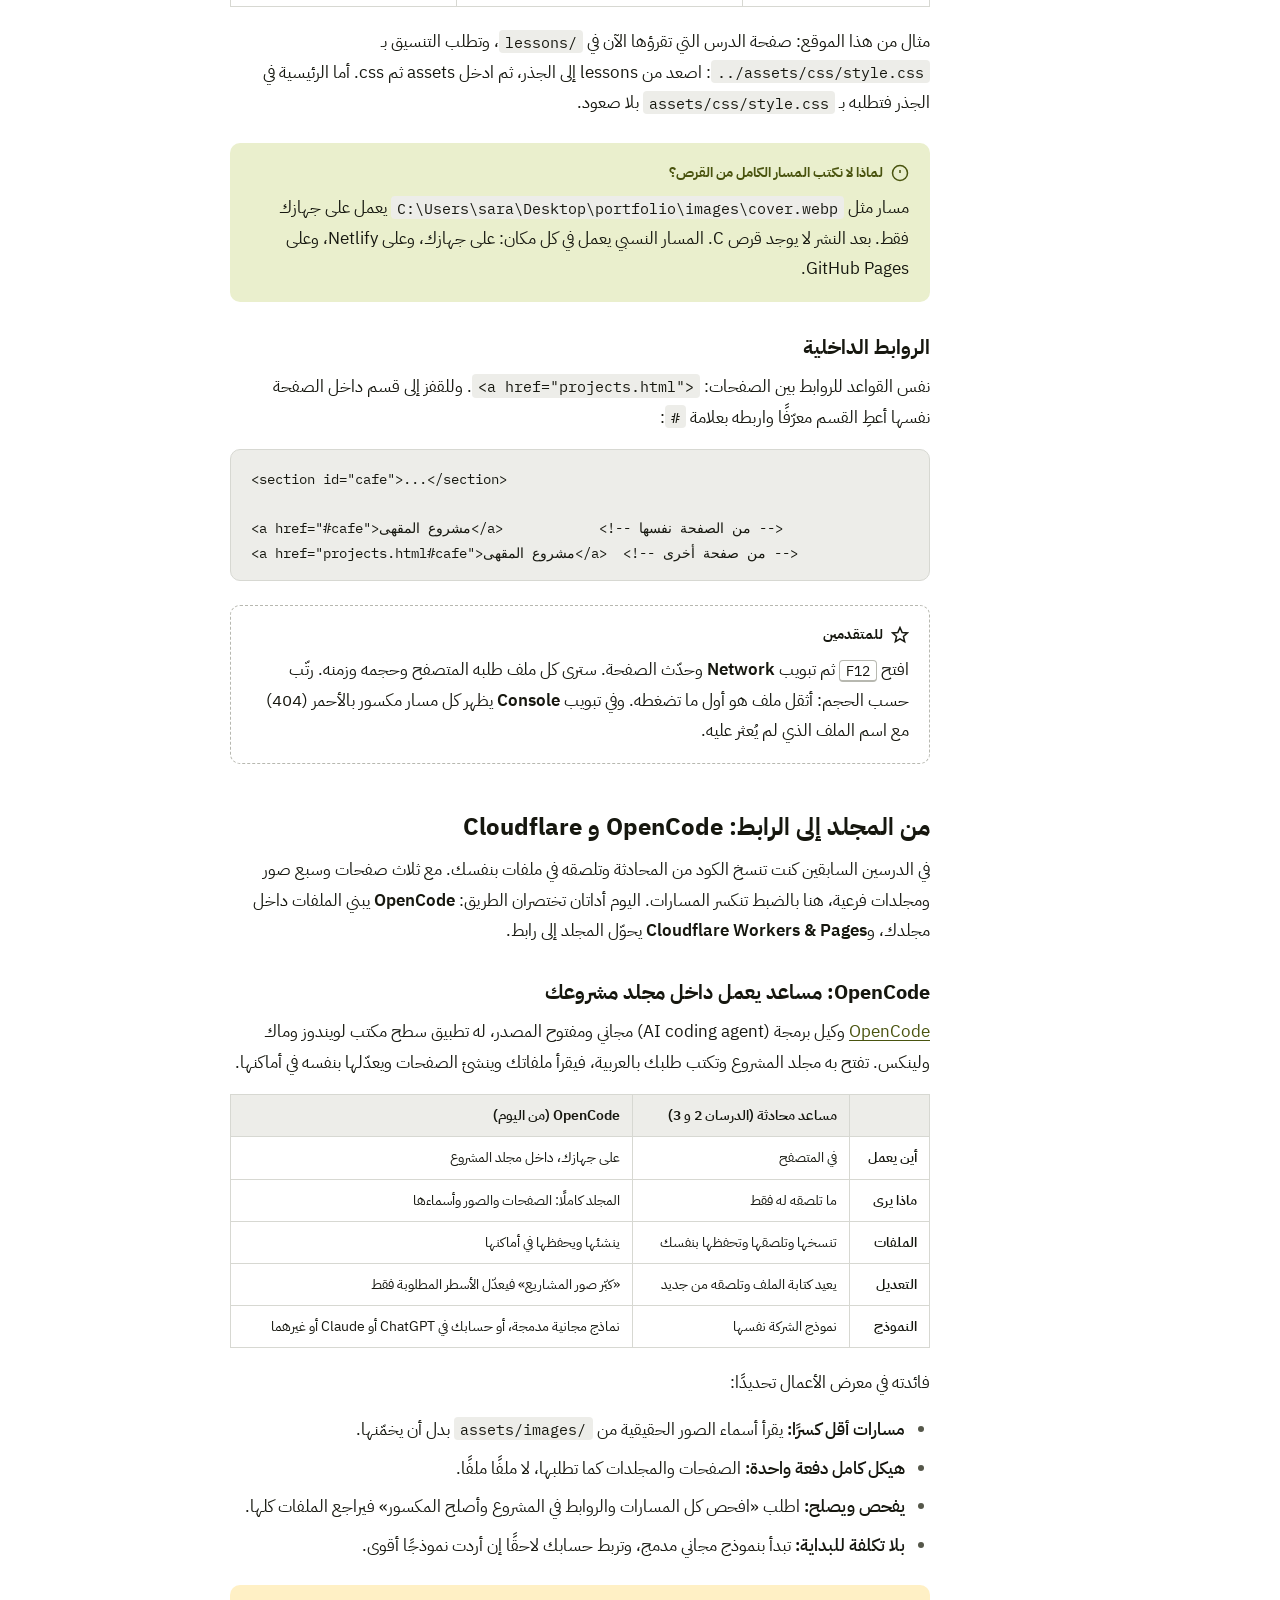
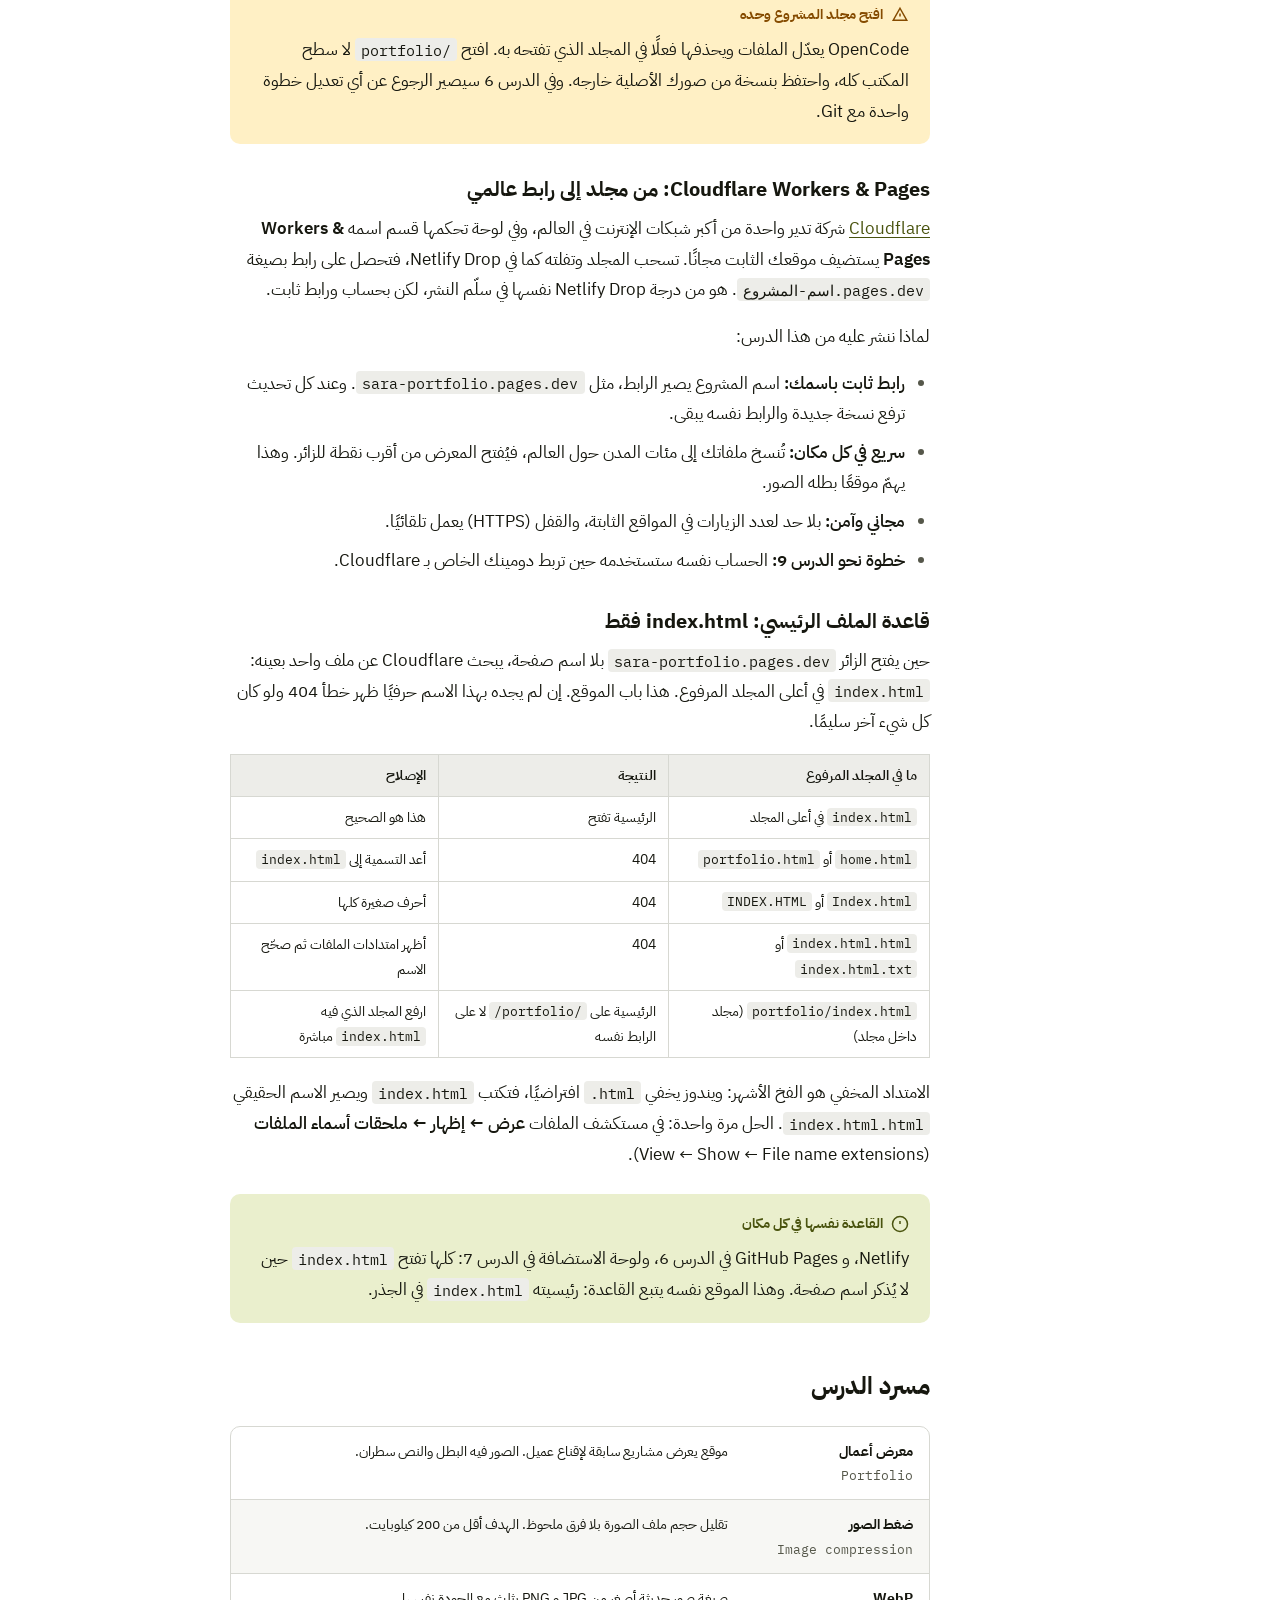
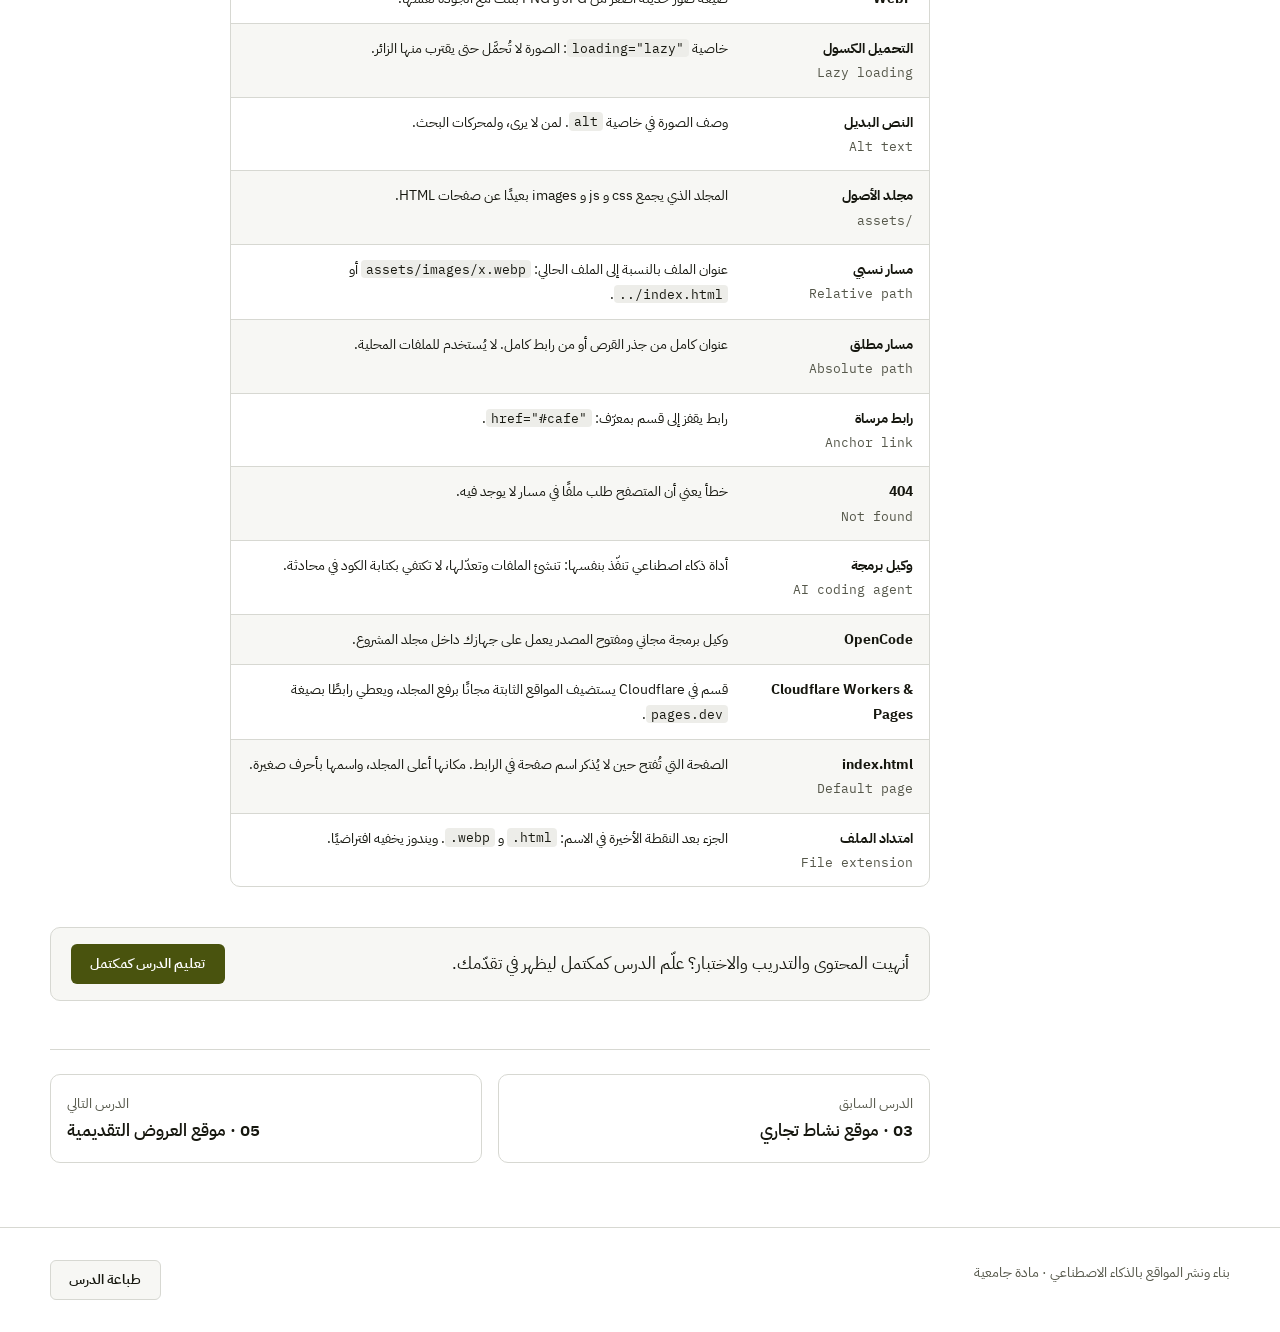
<file: lessons/lesson-04.html>
<!DOCTYPE html>
<html lang="ar" dir="rtl" data-root="../">
<head>
  <meta charset="UTF-8">
  <meta name="viewport" content="width=device-width, initial-scale=1">
  <title>الدرس 4 · معرض أعمال | بناء ونشر المواقع بالذكاء الاصطناعي</title>
  <meta name="description" content="توليد النصوص والصور بالذكاء الاصطناعي، أحجام الصور وضغطها، تنظيم مجلدات المشروع والمسارات، والبناء بـ OpenCode والنشر على Cloudflare Workers &amp; Pages.">
  <script>(function(){try{var t=localStorage.getItem('bnm-theme');if(!t)t=matchMedia('(prefers-color-scheme: dark)').matches?'dark':'light';document.documentElement.setAttribute('data-theme',t)}catch(e){}})();</script>
  <link rel="preconnect" href="https://fonts.googleapis.com">
  <link rel="preconnect" href="https://fonts.gstatic.com" crossorigin>
  <link href="https://fonts.googleapis.com/css2?family=IBM+Plex+Sans+Arabic:wght@400;500;600;700&family=IBM+Plex+Mono:wght@400;600&display=swap" rel="stylesheet">
  <link rel="stylesheet" href="../assets/css/style.css">
  <script>document.documentElement.classList.add('gate-pending');setTimeout(function(){document.documentElement.classList.remove('gate-pending')},3000);</script>
  <link rel="icon" href="data:image/svg+xml,%3Csvg xmlns='http://www.w3.org/2000/svg' viewBox='0 0 32 32'%3E%3Crect width='32' height='32' rx='7' fill='%234a5a1e'/%3E%3Ctext x='16' y='21' text-anchor='middle' font-family='monospace' font-size='14' font-weight='700' fill='white'%3E%3C/%3E%3C/text%3E%3C/svg%3E">
</head>
<body data-lesson="4">
  <a class="skip-link" href="#main">تخطّ إلى المحتوى</a>

  <header class="topbar">
    <div class="container">
      <a class="brand" href="../index.html">
        <span class="brand-mark" aria-hidden="true">&lt;/&gt;</span>
        <span>بناء ونشر المواقع<span class="brand-sub">بالذكاء الاصطناعي</span></span>
      </a>
      <nav class="nav" id="nav" aria-label="الأقسام">
        <a href="../index.html">الرئيسية</a>
        <a href="../index.html#lessons" aria-current="page">الدروس</a>
        <a href="../pages/glossary.html">المسرد</a>
        <a href="../pages/resources.html">الموارد</a>
        <a href="../pages/about.html">عن المادة</a>
      </nav>
      <div class="topbar-tools">
        <div class="ring" role="img" aria-label="نسبة الإنجاز"><span>0%</span></div>
        <button class="icon-btn" type="button" data-theme-toggle aria-label="التبديل إلى الوضع الليلي">
          <svg class="icon-moon" viewBox="0 0 24 24" fill="none" stroke="currentColor" stroke-width="1.8" aria-hidden="true"><path d="M21 12.8A9 9 0 1 1 11.2 3a7 7 0 0 0 9.8 9.8z"/></svg>
          <svg class="icon-sun" viewBox="0 0 24 24" fill="none" stroke="currentColor" stroke-width="1.8" aria-hidden="true"><circle cx="12" cy="12" r="4"/><path d="M12 2v2M12 20v2M4.9 4.9l1.4 1.4M17.7 17.7l1.4 1.4M2 12h2M20 12h2M4.9 19.1l1.4-1.4M17.7 6.3l1.4-1.4"/></svg>
        </button>
        <button class="icon-btn nav-toggle" type="button" aria-expanded="false" aria-controls="nav" aria-label="القائمة">
          <svg viewBox="0 0 24 24" fill="none" stroke="currentColor" stroke-width="1.8" aria-hidden="true"><path d="M4 7h16M4 12h16M4 17h16"/></svg>
        </button>
      </div>
    </div>
  </header>

  <div class="container lesson-layout">
    <aside class="sidebar" aria-label="قائمة الدروس">
      <details>
        <summary>قائمة الدروس</summary>
        <h2>المحاضرات</h2>
        <ul class="side-list" data-side-list></ul>
      </details>
      <div class="side-progress">
        <div class="row"><span>تقدّمك</span><strong data-progress-percent>0%</strong></div>
        <div class="bar" aria-hidden="true"><i data-progress-bar></i></div>
        <div class="row"><span>دروس مكتملة</span><span data-progress-text>0 / 10</span></div>
      </div>
    </aside>

    <main id="main">
      <header class="lesson-head">
        <div class="kicker">
          <span class="num-big">المحاضرة 04</span>
          <span class="badge">90 دقيقة</span>
          <span class="badge badge-project">مشروع 3</span>
          <span class="badge badge-accent">تكليف</span>
        </div>
        <h1>معرض أعمال</h1>
        <p class="meta">
          <span>نصوص وصور بالذكاء الاصطناعي</span>
          <span>صور خفيفة وموقع سريع</span>
          <span>مجلدات ومسارات لا تنكسر</span>
          <span>OpenCode يبني و Cloudflare ينشر</span>
        </p>
      </header>

      <div class="tabs" role="tablist" aria-label="أقسام الدرس">
        <button class="tab" role="tab" id="tab-content" aria-controls="panel-content" aria-selected="true" data-tab="content"><span class="n">1</span><span class="long">محتوى الدرس</span><span class="short">المحتوى</span></button>
        <button class="tab" role="tab" id="tab-practice" aria-controls="panel-practice" aria-selected="false" data-tab="practice" tabindex="-1"><span class="n">2</span><span class="long">التدريب العملي</span><span class="short">العملي</span></button>
        <button class="tab" role="tab" id="tab-quiz" aria-controls="panel-quiz" aria-selected="false" data-tab="quiz" tabindex="-1"><span class="n">3</span><span class="long">التدريب النظري والاختبار</span><span class="short">الاختبار</span></button>
      </div>

      <!-- ============ 1. المحتوى ============ -->
      <section id="panel-content" role="tabpanel" aria-labelledby="tab-content" class="lesson-body prose" data-print-title="محتوى الدرس">
        <h2>معرض الأعمال: الصور هي البطل</h2>
        <p>في المشروعين السابقين كان النص أهم من الصور. في معرض الأعمال ينقلب الأمر: الزائر يحكم من الصورة خلال ثانية، ثم يقرأ سطرًا واحدًا إن أعجبته. لذلك هذا الدرس عن ثلاثة أشياء: <strong>محتوى يُنتج بسرعة</strong> (نصوص وصور بالذكاء الاصطناعي)، و<strong>ملفات منظمة</strong> حتى لا تنكسر الصور بعد النشر، و<strong>أداتان جديدتان</strong>: OpenCode يبني الموقع داخل مجلدك، و Cloudflare ينشره برابط ثابت.</p>

        <h2>توليد النصوص: صيغة السطر الواحد</h2>
        <p>كل مشروع في المعرض يحتاج جملة أو جملتين، لا فقرة. أسهل صيغة تُعطيها للذكاء الاصطناعي:</p>
<pre class="rtl"><code>اكتب لكل مشروع وصفًا من جملتين بصيغة:
[المشكلة] ← [ما فعلته] ← [النتيجة].
بلا مبالغة ولا كلمات مثل «مذهل» أو «فريد».
المشاريع:
1. هوية بصرية لمقهى: كان الشعار قديمًا، صممت شعارًا وألوانًا جديدة، زاد التفاعل على إنستغرام.
2. ...</code></pre>
        <p>النتيجة: «كان شعار المقهى غير مقروء على الجوال. صممت هوية جديدة بلون واحد. تضاعفت المشاركات على إنستغرام خلال شهر.» جملة كهذه تبيع أكثر من فقرة.</p>

        <h2>توليد الصور: متى ولماذا</h2>
        <p>أدوات توليد الصور (مثل ChatGPT أو Ideogram أو Midjourney) مفيدة لثلاثة أشياء في معرض الأعمال، ومضرّة في شيء واحد:</p>
        <ul>
          <li><strong>مفيدة:</strong> صورة غلاف تجريدية، خلفيات الأقسام، صور توضيحية لمشروع لا يملك صورًا (مثل استشارة أو تدريب).</li>
          <li><strong>مفيدة:</strong> تحسين صورة حقيقية: إزالة خلفية، تكبير دقة صورة قديمة.</li>
          <li><strong>مفيدة:</strong> نماذج تجريبية (Mockups) لعرض تصميمك على شاشة جوال أو لوحة إعلانية.</li>
          <li><strong>مضرّة:</strong> ادّعاء أن صورة مولّدة هي عمل نفّذته لعميل. هذا كذب يُكتشف ويُنهي سمعتك.</li>
        </ul>
        <div class="callout callout-warn">
          <div class="callout-title">
            <svg viewBox="0 0 24 24" fill="none" stroke="currentColor" stroke-width="2" aria-hidden="true"><path d="M12 3l9 16H3l9-16zM12 10v4M12 17h.01"/></svg>
            قاعدة الصدق
          </div>
          <p>الصورة المولّدة تُستخدم لتزيين أو توضيح عمل حقيقي، لا لاختراع عمل. إن كان المشروع تخيليًا (تمرين دراسي) اكتب تحته «مشروع تدريبي».</p>
        </div>

        <h2>الصور الثقيلة تقتل الموقع</h2>
        <p>صورة من كاميرا الجوال حجمها 4 إلى 8 ميغابايت. عشر صور مثلها تعني 60 ميغابايت، أي دقيقة انتظار على شبكة الجوال. الزائر يغادر بعد 3 ثوانٍ. لذلك لكل صورة في الموقع ثلاث قواعد:</p>
        <div class="table-wrap">
          <table>
            <thead><tr><th>القاعدة</th><th>الرقم المستهدف</th><th>لماذا</th></tr></thead>
            <tbody>
              <tr><td><strong>الأبعاد</strong></td><td>عرض 1600px للصور الكبيرة، 800px للمصغرات</td><td>لا شاشة تحتاج أكثر، والباقي هدر</td></tr>
              <tr><td><strong>الحجم</strong></td><td>أقل من 200 كيلوبايت للصورة الكبيرة</td><td>الصفحة كاملة تفتح في ثانيتين على الجوال</td></tr>
              <tr><td><strong>الصيغة</strong></td><td>WebP للجميع، وإن تعذّر: JPG للصور و PNG للشعارات</td><td>WebP أصغر بثلث مع الجودة نفسها</td></tr>
            </tbody>
          </table>
        </div>
        <p>الأداة: <a href="https://squoosh.app" target="_blank" rel="noopener">Squoosh</a> من المتصفح مباشرة. اسحب الصورة، اختر WebP، خفّض الجودة إلى 75، غيّر العرض إلى 1600، حمّل. من 6 ميغابايت إلى 150 كيلوبايت بلا فرق تراه العين.</p>
        <p>وسطران في HTML يزيدان السرعة أكثر:</p>
<pre><code>&lt;img src="images/cafe-logo.webp"
     alt="شعار مقهى الواحة بلون أخضر على خلفية بيضاء"
     width="800" height="600"
     loading="lazy"&gt;</code></pre>
        <ul>
          <li><code>loading="lazy"</code>: لا تُحمَّل الصورة حتى يقترب الزائر منها.</li>
          <li><code>width</code> و<code>height</code>: يحجز المتصفح مكانها فلا تقفز الصفحة أثناء التحميل.</li>
          <li><code>alt</code>: وصف للصورة يقرؤه من لا يراها، ويقرؤه Google أيضًا.</li>
        </ul>

        <h2>هيكلة المشروع: مجلد لكل نوع</h2>
        <p>حين تكثر الملفات يصبح كل شيء في مجلد واحد فوضى. القاعدة: <strong>مجلد لكل نوع</strong>، والاسم يقول ما بداخله.</p>
<pre><code>portfolio/
├── index.html            الرئيسية
├── projects.html         كل المشاريع
├── about.html
├── contact.html
└── assets/
    ├── css/
    │   └── style.css
    ├── js/
    │   └── main.js
    └── images/
        ├── cover.webp
        ├── cafe-logo.webp
        └── cafe-menu.webp</code></pre>
        <h3>قواعد تسمية الملفات</h3>
        <ul>
          <li><strong>إنجليزية وبأحرف صغيرة:</strong> <code>cafe-logo.webp</code> لا <code>شعار المقهى.webp</code> ولا <code>Cafe Logo.WEBP</code>. بعض الخوادم تفرّق بين الحرف الكبير والصغير، والعربية والمسافات تتحول إلى رموز غريبة في الرابط.</li>
          <li><strong>شرطة بين الكلمات</strong> <code>-</code> لا مسافة ولا شرطة سفلية.</li>
          <li><strong>اسم يصف المحتوى</strong>: <code>project-3-final.webp</code> أوضح من <code>IMG_4821.webp</code>.</li>
        </ul>

        <h2>المسارات: كيف يجد الملف جاره</h2>
        <p>المسار هو عنوان الملف <em>بالنسبة إلى الملف الذي يطلبه</em>. أكثر سبب لصورة مكسورة (أيقونة الصورة المفقودة) هو مسار خاطئ. ثلاث حالات فقط:</p>
        <div class="table-wrap">
          <table>
            <thead><tr><th>الحالة</th><th>المسار</th><th>معناه</th></tr></thead>
            <tbody>
              <tr><td>الملف في المجلد نفسه</td><td><code>about.html</code></td><td>«بجانبي»</td></tr>
              <tr><td>الملف داخل مجلد فرعي</td><td><code>assets/images/cover.webp</code></td><td>«ادخل assets ثم images»</td></tr>
              <tr><td>الملف في مجلد أعلى</td><td><code>../index.html</code></td><td>«اصعد مجلدًا واحدًا ثم ابحث»</td></tr>
            </tbody>
          </table>
        </div>
        <p>مثال من هذا الموقع: صفحة الدرس التي تقرؤها الآن في <code>lessons/</code>، وتطلب التنسيق بـ <code>../assets/css/style.css</code>: اصعد من lessons إلى الجذر، ثم ادخل assets ثم css. أما الرئيسية في الجذر فتطلبه بـ <code>assets/css/style.css</code> بلا صعود.</p>
        <div class="callout callout-note">
          <div class="callout-title">
            <svg viewBox="0 0 24 24" fill="none" stroke="currentColor" stroke-width="2" aria-hidden="true"><path d="M12 22a10 10 0 1 0 0-20 10 10 0 0 0 0 20zM12 8v4M12 16h.01"/></svg>
            لماذا لا نكتب المسار الكامل من القرص؟
          </div>
          <p>مسار مثل <code>C:\Users\sara\Desktop\portfolio\images\cover.webp</code> يعمل على جهازك فقط. بعد النشر لا يوجد قرص C. المسار النسبي يعمل في كل مكان: على جهازك، وعلى Netlify، وعلى GitHub Pages.</p>
        </div>

        <h3>الروابط الداخلية</h3>
        <p>نفس القواعد للروابط بين الصفحات: <code>&lt;a href="projects.html"&gt;</code>. وللقفز إلى قسم داخل الصفحة نفسها أعطِ القسم معرّفًا واربطه بعلامة <code>#</code>:</p>
<pre><code>&lt;section id="cafe"&gt;...&lt;/section&gt;

&lt;a href="#cafe"&gt;مشروع المقهى&lt;/a&gt;            &lt;!-- من الصفحة نفسها --&gt;
&lt;a href="projects.html#cafe"&gt;مشروع المقهى&lt;/a&gt;  &lt;!-- من صفحة أخرى --&gt;</code></pre>

        <div class="callout callout-advanced">
          <div class="callout-title">
            <svg viewBox="0 0 24 24" fill="none" stroke="currentColor" stroke-width="2" aria-hidden="true"><path d="M12 2l2.9 6.6 7.1.6-5.4 4.7 1.6 7.1L12 17.3 5.8 21l1.6-7.1L2 9.2l7.1-.6z"/></svg>
            للمتقدمين
          </div>
          <p>افتح <kbd>F12</kbd> ثم تبويب <strong>Network</strong> وحدّث الصفحة. سترى كل ملف طلبه المتصفح وحجمه وزمنه. رتّب حسب الحجم: أثقل ملف هو أول ما تضغطه. وفي تبويب <strong>Console</strong> يظهر كل مسار مكسور بالأحمر (404) مع اسم الملف الذي لم يُعثر عليه.</p>
        </div>

        <h2>من المجلد إلى الرابط: OpenCode و Cloudflare</h2>
        <p>في الدرسين السابقين كنت تنسخ الكود من المحادثة وتلصقه في ملفات بنفسك. مع ثلاث صفحات وسبع صور ومجلدات فرعية، هنا بالضبط تنكسر المسارات. اليوم أداتان تختصران الطريق: <strong>OpenCode</strong> يبني الملفات داخل مجلدك، و<strong>Cloudflare Workers &amp; Pages</strong> يحوّل المجلد إلى رابط.</p>

        <h3>OpenCode: مساعد يعمل داخل مجلد مشروعك</h3>
        <p><a href="https://opencode.ai" target="_blank" rel="noopener">OpenCode</a> وكيل برمجة (AI coding agent) مجاني ومفتوح المصدر، له تطبيق سطح مكتب لويندوز وماك ولينكس. تفتح به مجلد المشروع وتكتب طلبك بالعربية، فيقرأ ملفاتك وينشئ الصفحات ويعدّلها بنفسه في أماكنها.</p>
        <div class="table-wrap">
          <table>
            <thead><tr><th></th><th>مساعد محادثة (الدرسان 2 و 3)</th><th>OpenCode (من اليوم)</th></tr></thead>
            <tbody>
              <tr><td><strong>أين يعمل</strong></td><td>في المتصفح</td><td>على جهازك، داخل مجلد المشروع</td></tr>
              <tr><td><strong>ماذا يرى</strong></td><td>ما تلصقه له فقط</td><td>المجلد كاملًا: الصفحات والصور وأسماءها</td></tr>
              <tr><td><strong>الملفات</strong></td><td>تنسخها وتلصقها وتحفظها بنفسك</td><td>ينشئها ويحفظها في أماكنها</td></tr>
              <tr><td><strong>التعديل</strong></td><td>يعيد كتابة الملف وتلصقه من جديد</td><td>«كبّر صور المشاريع» فيعدّل الأسطر المطلوبة فقط</td></tr>
              <tr><td><strong>النموذج</strong></td><td>نموذج الشركة نفسها</td><td>نماذج مجانية مدمجة، أو حسابك في ChatGPT أو Claude أو غيرهما</td></tr>
            </tbody>
          </table>
        </div>
        <p>فائدته في معرض الأعمال تحديدًا:</p>
        <ul>
          <li><strong>مسارات أقل كسرًا:</strong> يقرأ أسماء الصور الحقيقية من <code>assets/images/</code> بدل أن يخمّنها.</li>
          <li><strong>هيكل كامل دفعة واحدة:</strong> الصفحات والمجلدات كما تطلبها، لا ملفًا ملفًا.</li>
          <li><strong>يفحص ويصلح:</strong> اطلب «افحص كل المسارات والروابط في المشروع وأصلح المكسور» فيراجع الملفات كلها.</li>
          <li><strong>بلا تكلفة للبداية:</strong> تبدأ بنموذج مجاني مدمج، وتربط حسابك لاحقًا إن أردت نموذجًا أقوى.</li>
        </ul>
        <div class="callout callout-warn">
          <div class="callout-title">
            <svg viewBox="0 0 24 24" fill="none" stroke="currentColor" stroke-width="2" aria-hidden="true"><path d="M12 3l9 16H3l9-16zM12 10v4M12 17h.01"/></svg>
            افتح مجلد المشروع وحده
          </div>
          <p>OpenCode يعدّل الملفات ويحذفها فعلًا في المجلد الذي تفتحه به. افتح <code>portfolio/</code> لا سطح المكتب كله، واحتفظ بنسخة من صورك الأصلية خارجه. وفي الدرس 6 سيصير الرجوع عن أي تعديل خطوة واحدة مع Git.</p>
        </div>

        <h3>Cloudflare Workers &amp; Pages: من مجلد إلى رابط عالمي</h3>
        <p><a href="https://pages.cloudflare.com" target="_blank" rel="noopener">Cloudflare</a> شركة تدير واحدة من أكبر شبكات الإنترنت في العالم، وفي لوحة تحكمها قسم اسمه <strong>Workers &amp; Pages</strong> يستضيف موقعك الثابت مجانًا. تسحب المجلد وتفلته كما في Netlify Drop، فتحصل على رابط بصيغة <code>اسم-المشروع.pages.dev</code>. هو من درجة Netlify Drop نفسها في سلّم النشر، لكن بحساب ورابط ثابت.</p>
        <p>لماذا ننشر عليه من هذا الدرس:</p>
        <ul>
          <li><strong>رابط ثابت باسمك:</strong> اسم المشروع يصير الرابط، مثل <code>sara-portfolio.pages.dev</code>. وعند كل تحديث ترفع نسخة جديدة والرابط نفسه يبقى.</li>
          <li><strong>سريع في كل مكان:</strong> تُنسخ ملفاتك إلى مئات المدن حول العالم، فيُفتح المعرض من أقرب نقطة للزائر. وهذا يهمّ موقعًا بطله الصور.</li>
          <li><strong>مجاني وآمن:</strong> بلا حد لعدد الزيارات في المواقع الثابتة، والقفل (HTTPS) يعمل تلقائيًا.</li>
          <li><strong>خطوة نحو الدرس 9:</strong> الحساب نفسه ستستخدمه حين تربط دومينك الخاص بـ Cloudflare.</li>
        </ul>

        <h3>قاعدة الملف الرئيسي: index.html فقط</h3>
        <p>حين يفتح الزائر <code>sara-portfolio.pages.dev</code> بلا اسم صفحة، يبحث Cloudflare عن ملف واحد بعينه: <code>index.html</code> في أعلى المجلد المرفوع. هذا باب الموقع. إن لم يجده بهذا الاسم حرفيًا ظهر خطأ 404 ولو كان كل شيء آخر سليمًا.</p>
        <div class="table-wrap">
          <table>
            <thead><tr><th>ما في المجلد المرفوع</th><th>النتيجة</th><th>الإصلاح</th></tr></thead>
            <tbody>
              <tr><td><code>index.html</code> في أعلى المجلد</td><td>الرئيسية تفتح</td><td>هذا هو الصحيح</td></tr>
              <tr><td><code>home.html</code> أو <code>portfolio.html</code></td><td>404</td><td>أعد التسمية إلى <code>index.html</code></td></tr>
              <tr><td><code>Index.html</code> أو <code>INDEX.HTML</code></td><td>404</td><td>أحرف صغيرة كلها</td></tr>
              <tr><td><code>index.html.html</code> أو <code>index.html.txt</code></td><td>404</td><td>أظهر امتدادات الملفات ثم صحّح الاسم</td></tr>
              <tr><td><code>portfolio/index.html</code> (مجلد داخل مجلد)</td><td>الرئيسية على <code>/portfolio/</code> لا على الرابط نفسه</td><td>ارفع المجلد الذي فيه <code>index.html</code> مباشرة</td></tr>
            </tbody>
          </table>
        </div>
        <p>الامتداد المخفي هو الفخ الأشهر: ويندوز يخفي <code>.html</code> افتراضيًا، فتكتب <code>index.html</code> ويصير الاسم الحقيقي <code>index.html.html</code>. الحل مرة واحدة: في مستكشف الملفات <strong>عرض ← إظهار ← ملحقات أسماء الملفات</strong> (View ← Show ← File name extensions).</p>
        <div class="callout callout-note">
          <div class="callout-title">
            <svg viewBox="0 0 24 24" fill="none" stroke="currentColor" stroke-width="2" aria-hidden="true"><path d="M12 22a10 10 0 1 0 0-20 10 10 0 0 0 0 20zM12 8v4M12 16h.01"/></svg>
            القاعدة نفسها في كل مكان
          </div>
          <p>Netlify، و GitHub Pages في الدرس 6، ولوحة الاستضافة في الدرس 7: كلها تفتح <code>index.html</code> حين لا يُذكر اسم صفحة. وهذا الموقع نفسه يتبع القاعدة: رئيسيته <code>index.html</code> في الجذر.</p>
        </div>

        <h2>مسرد الدرس</h2>
        <dl class="terms">
          <div><dt>معرض أعمال <span>Portfolio</span></dt><dd>موقع يعرض مشاريع سابقة لإقناع عميل. الصور فيه البطل والنص سطران.</dd></div>
          <div><dt>ضغط الصور <span>Image compression</span></dt><dd>تقليل حجم ملف الصورة بلا فرق ملحوظ. الهدف أقل من 200 كيلوبايت.</dd></div>
          <div><dt>WebP <span></span></dt><dd>صيغة صور حديثة أصغر من JPG و PNG بثلث مع الجودة نفسها.</dd></div>
          <div><dt>التحميل الكسول <span>Lazy loading</span></dt><dd>خاصية <code>loading="lazy"</code>: الصورة لا تُحمَّل حتى يقترب منها الزائر.</dd></div>
          <div><dt>النص البديل <span>Alt text</span></dt><dd>وصف الصورة في خاصية <code>alt</code>. لمن لا يرى، ولمحركات البحث.</dd></div>
          <div><dt>مجلد الأصول <span>assets/</span></dt><dd>المجلد الذي يجمع css و js و images بعيدًا عن صفحات HTML.</dd></div>
          <div><dt>مسار نسبي <span>Relative path</span></dt><dd>عنوان الملف بالنسبة إلى الملف الحالي: <code>assets/images/x.webp</code> أو <code>../index.html</code>.</dd></div>
          <div><dt>مسار مطلق <span>Absolute path</span></dt><dd>عنوان كامل من جذر القرص أو من رابط كامل. لا يُستخدم للملفات المحلية.</dd></div>
          <div><dt>رابط مرساة <span>Anchor link</span></dt><dd>رابط يقفز إلى قسم بمعرّف: <code>href="#cafe"</code>.</dd></div>
          <div><dt>404 <span>Not found</span></dt><dd>خطأ يعني أن المتصفح طلب ملفًا في مسار لا يوجد فيه.</dd></div>
          <div><dt>وكيل برمجة <span>AI coding agent</span></dt><dd>أداة ذكاء اصطناعي تنفّذ بنفسها: تنشئ الملفات وتعدّلها، لا تكتفي بكتابة الكود في محادثة.</dd></div>
          <div><dt>OpenCode <span></span></dt><dd>وكيل برمجة مجاني ومفتوح المصدر يعمل على جهازك داخل مجلد المشروع.</dd></div>
          <div><dt>Cloudflare Workers &amp; Pages <span></span></dt><dd>قسم في Cloudflare يستضيف المواقع الثابتة مجانًا برفع المجلد، ويعطي رابطًا بصيغة <code>pages.dev</code>.</dd></div>
          <div><dt>index.html <span>Default page</span></dt><dd>الصفحة التي تُفتح حين لا يُذكر اسم صفحة في الرابط. مكانها أعلى المجلد، واسمها بأحرف صغيرة.</dd></div>
          <div><dt>امتداد الملف <span>File extension</span></dt><dd>الجزء بعد النقطة الأخيرة في الاسم: <code>.html</code> و <code>.webp</code>. ويندوز يخفيه افتراضيًا.</dd></div>
        </dl>
      </section>

      <!-- ============ 2. التدريب العملي ============ -->
      <section id="panel-practice" role="tabpanel" aria-labelledby="tab-practice" class="lesson-body prose" hidden data-print-title="التدريب العملي">
        <p>مخرج اليوم: <strong>معرض أعمال من 6 مشاريع</strong> تبنيه بـ OpenCode، صوره أقل من 200 كيلوبايت، مجلداته منظمة، بلا مسار مكسور واحد، ومنشور على Cloudflare Workers &amp; Pages. وفي آخر الصفحة <a href="#assignment">تكليف الدرس</a>.</p>

        <h2>الجزء الأول: المحتوى (20 دقيقة)</h2>
        <ol class="steps">
          <li><strong>اجمع 6 مشاريع.</strong><p>أعمالك الحقيقية (تصاميم، مقالات، مواقع الدرسين السابقين، مشاريع دراسية). إن لم تكتمل الستة، أضف مشاريع تدريبية واكتب تحتها «مشروع تدريبي».</p></li>
          <li><strong>اكتب لكل مشروع ثلاث كلمات:</strong> المشكلة، ما فعلته، النتيجة. سطر واحد لكل مشروع في ملف نصي.</li>
          <li><strong>حوّلها إلى أوصاف</strong> بأمر «صيغة السطر الواحد» من المحتوى. راجع النتيجة واحذف أي مبالغة أضافها الذكاء الاصطناعي.</li>
          <li><strong>جهّز صورة لكل مشروع.</strong><p>صورة حقيقية إن وجدت. وإلا، ولّد صورة توضيحية بأمر يصف <em>الفكرة</em> لا العمل: «رسم توضيحي بسيط لواجهة مقهى بلون أخضر، خلفية بيضاء». بالإضافة إلى صورة غلاف واحدة.</p></li>
        </ol>

        <h2>الجزء الثاني: الصور الخفيفة والمجلدات (15 دقيقة)</h2>
        <ol class="steps">
          <li><strong>أنشئ هيكل المجلدات</strong> كما في المحتوى: <code>portfolio/</code> وبداخله <code>assets/css</code> و<code>assets/js</code> و<code>assets/images</code>.</li>
          <li><strong>اضغط الصور السبع في Squoosh.</strong><p>WebP، جودة 75، عرض 1600 للغلاف و 800 للمشاريع. تحقق أن كل ملف أقل من 200 كيلوبايت.</p></li>
          <li><strong>سمّها تسمية صحيحة</strong> وضعها في <code>assets/images/</code>: <code>cover.webp</code>، <code>project-1-cafe.webp</code>، وهكذا. لا عربية، لا مسافات، لا أحرف كبيرة.</li>
        </ol>

        <h2>الجزء الثالث: البناء بـ OpenCode وفحص المسارات (35 دقيقة)</h2>
        <ol class="steps">
          <li><strong>ثبّت OpenCode.</strong><p>من <a href="https://opencode.ai/download" target="_blank" rel="noopener">opencode.ai/download</a> حمّل تطبيق سطح المكتب لنظامك: Windows، أو macOS (Apple Silicon للأجهزة الحديثة، Intel للأقدم). ثبّته وافتحه.</p></li>
          <li><strong>افتح فيه مجلد <code>portfolio/</code>.</strong><p>المجلد الذي جهّزته في الجزء الثاني، لا سطح المكتب كله. ابدأ بأحد النماذج المجانية المدمجة، وإن كان لديك اشتراك في ChatGPT أو Claude فاربطه لاحقًا من الإعدادات.</p></li>
          <li><strong>اطلب البناء.</strong> لاحظ أنك لا تكتب أسماء الصور: OpenCode يقرؤها من المجلد.
<pre class="rtl"><code>ابنِ في هذا المجلد معرض أعمال ثابتًا من 3 صفحات: index.html و projects.html و contact.html.
الصفحة الرئيسية اسمها index.html بأحرف صغيرة، في أعلى المجلد.
التنسيق في assets/css/style.css والحركة في assets/js/main.js.
الصور في assets/images/: اقرأ أسماءها من المجلد واستخدمها كما هي.
الرئيسية: غلاف بصورة cover.webp، جملة تعريف، 3 مشاريع مختارة، زر «كل المشاريع».
projects.html: شبكة 6 مشاريع، لكل مشروع صورة ووصف من جملتين ورابط.
كل صورة لها alt و loading="lazy" و width و height.
عربي RTL، لون أساسي [#......]، خط [الخط]. مسارات نسبية فقط.
أوصاف المشاريع: [الصق الأوصاف]</code></pre></li>
          <li><strong>راجع ما أنشأه في المجلد.</strong><p>الصفحات الثلاث في الجذر، CSS في <code>assets/css/</code>، JS في <code>assets/js/</code>. إن وضع ملفًا في غير مكانه فاطلب: «انقل style.css إلى assets/css وصحّح كل الروابط إليه».</p></li>
          <li><strong>افتح <code>index.html</code> وابحث عن أيقونات الصور المكسورة.</strong><p>كل أيقونة مكسورة تعني مسارًا خاطئًا. افتح <kbd>F12</kbd> ثم Console: كل سطر أحمر بـ 404 يخبرك باسم الملف المفقود. انسخه إلى OpenCode واطلب الإصلاح، أو قارن الاسم في الكود مع الاسم في المجلد حرفًا حرفًا.</p></li>
          <li><strong>اضغط كل رابط في كل صفحة.</strong><p>القائمة، أزرار المشاريع، رابط العودة. ثلاث صفحات في دقيقتين.</p></li>
          <li><strong>قِس السرعة.</strong><p><kbd>F12</kbd> ثم Network ثم حدّث الصفحة. في أسفل اللوحة يظهر الحجم الكلي وزمن التحميل. الهدف: أقل من 1.5 ميغابايت للصفحة كاملة.</p></li>
        </ol>

        <h2>الجزء الرابع: النشر على Cloudflare Workers &amp; Pages (15 دقيقة)</h2>
        <ol class="steps">
          <li><strong>افحص الملف الرئيسي قبل الرفع.</strong><p>أظهر امتدادات الملفات (عرض ← إظهار ← ملحقات أسماء الملفات)، ثم تأكد أن في أعلى المجلد ملفًا اسمه <code>index.html</code> بالضبط: أحرف صغيرة، بلا امتداد مكرر، وليس داخل مجلد فرعي.</p></li>
          <li><strong>أنشئ حسابًا مجانيًا</strong> في <a href="https://dash.cloudflare.com/sign-up" target="_blank" rel="noopener">Cloudflare</a> وفعّل بريدك.</li>
          <li><strong>أنشئ مشروعًا بالرفع المباشر.</strong><p>من القائمة الجانبية: <strong>Workers &amp; Pages</strong> ← <strong>Create application</strong> ← اختر Pages (<strong>Get started</strong>) ← <strong>Drag and drop your files</strong>. قد تتغير أسماء الأزرار قليلًا، فابحث دائمًا عن خيار رفع الملفات لا ربط Git.</p></li>
          <li><strong>سمِّ المشروع.</strong><p>أحرف إنجليزية صغيرة وشرطات: <code>sara-portfolio</code>. الاسم يصير رابطك: <code>sara-portfolio.pages.dev</code>.</p></li>
          <li><strong>اسحب مجلد <code>portfolio/</code> نفسه</strong> إلى مربع الرفع (أو ملف zip لمحتوياته)، ثم <strong>Deploy site</strong>.</li>
          <li><strong>افتح الرابط على جوالك.</strong><p>إن ظهر خطأ 404 فالسبب غالبًا اسم <code>index.html</code> أو مكانه: راجع جدول «قاعدة الملف الرئيسي» في المحتوى. وإن ظهرت الصور على جهازك واختفت بعد النشر فراجع «إذا تعثّرت».</p></li>
          <li><strong>للتحديث لاحقًا:</strong> افتح المشروع ← <strong>Create a new deployment</strong> ← ارفع المجلد من جديد. الرابط نفسه يبقى.</li>
        </ol>

        <div class="callout callout-stuck">
          <div class="callout-title">
            <svg viewBox="0 0 24 24" fill="none" stroke="currentColor" stroke-width="2" aria-hidden="true"><path d="M12 3l9 16H3l9-16zM12 10v4M12 17h.01"/></svg>
            إذا تعثّرت
          </div>
          <ul>
            <li><strong>الصور تظهر على جهازي وتختفي بعد النشر:</strong> على الأرجح اختلاف حرف كبير/صغير (<code>Cover.webp</code> في الكود و<code>cover.webp</code> في المجلد). جهازك يتسامح، الخادم لا.</li>
            <li><strong>الصورة مكسورة رغم أن الاسم صحيح:</strong> المسار يبدأ من مكان خاطئ. من صفحة في الجذر: <code>assets/images/x.webp</code>. من صفحة داخل مجلد: <code>../assets/images/x.webp</code>.</li>
            <li><strong>Squoosh لا يفتح:</strong> استخدم <a href="https://tinypng.com" target="_blank" rel="noopener">TinyPNG</a> للضغط، أو خفّض دقة الصورة من برنامج الصور في جهازك إلى 1600px.</li>
            <li><strong>لا أملك 6 مشاريع:</strong> اثنان من الدرسين السابقين + 4 مشاريع تدريبية موسومة كذلك. المعرض ينمو مع الوقت.</li>
            <li><strong>OpenCode لم يُثبَّت أو توقف النموذج المجاني:</strong> ابنِ بمساعد المحادثة كما في الدرس 3 (انسخ والصق في المجلدات نفسها)، ثم أكمل النشر على Cloudflare كما هو.</li>
            <li><strong>الرابط يفتح خطأ 404:</strong> الملف الرئيسي ليس <code>index.html</code> في أعلى المجلد. صحّح الاسم أو المكان، ثم <strong>Create a new deployment</strong> وارفع المجلد من جديد.</li>
            <li><strong>لم أستطع إنشاء حساب Cloudflare:</strong> انشر مؤقتًا على Netlify Drop كما في الدرس 2، وانقل المعرض إلى Cloudflare قبل تسليم التكليف.</li>
          </ul>
        </div>

        <div class="callout callout-advanced">
          <div class="callout-title">
            <svg viewBox="0 0 24 24" fill="none" stroke="currentColor" stroke-width="2" aria-hidden="true"><path d="M12 2l2.9 6.6 7.1.6-5.4 4.7 1.6 7.1L12 17.3 5.8 21l1.6-7.1L2 9.2l7.1-.6z"/></svg>
            للمتقدمين
          </div>
          <ul>
            <li>أضف صفحة مستقلة لكل مشروع داخل مجلد <code>projects/</code>، وتأكد أن مساراتها تبدأ بـ <code>../</code>.</li>
            <li>أضف تصفية المشاريع حسب النوع (تصميم / كتابة / مواقع) بأزرار في الأعلى.</li>
            <li>افحص الموقع في <a href="https://pagespeed.web.dev" target="_blank" rel="noopener">PageSpeed Insights</a> بعد النشر واستهدف 90 فأكثر على الجوال.</li>
            <li>اطلب من OpenCode صفحة <code>404.html</code> بتصميم المعرض في أعلى المجلد. Cloudflare يعرضها تلقائيًا لأي رابط خاطئ داخل موقعك.</li>
            <li>جرّب وضع <strong>Plan</strong> في OpenCode قبل التنفيذ: يشرح خطته دون أن يعدّل ملفًا، ثم انتقل إلى <strong>Build</strong> لينفّذ.</li>
          </ul>
        </div>

        <h2 id="assignment">التكليف: معرض لمواقعك منذ بداية المادة</h2>
        <p>صمّم بـ OpenCode معرض أعمال يعرض <strong>كل موقع بنيته في هذه المادة</strong>، وانشره على Cloudflare Workers &amp; Pages. اتّبع خطوات المحاضرة نفسها، ويمكنك أن تبدأ من معرض اليوم وتستبدل مشاريعه بمواقعك. هذا المعرض سيكبر معك: كل موقع تبنيه في الدروس القادمة يُضاف إليه.</p>

        <div class="callout callout-task">
          <div class="callout-title">
            <svg viewBox="0 0 24 24" fill="none" stroke="currentColor" stroke-width="2" aria-hidden="true"><path d="M9 3h6v3H9zM7 4.5H5V21h14V4.5h-2M8.5 13.5l2.5 2.5 4.5-5"/></svg>
            بطاقة التكليف
          </div>
          <ul>
            <li><strong>المطلوب:</strong> معرض أعمال لمواقعك في المادة.</li>
            <li><strong>البناء:</strong> OpenCode على سطح المكتب.</li>
            <li><strong>النشر:</strong> Cloudflare Workers &amp; Pages برابط مثل <code>sara-portfolio.pages.dev</code>.</li>
            <li><strong>الملف الرئيسي:</strong> <code>index.html</code> فقط، بأحرف صغيرة في أعلى المجلد.</li>
            <li><strong>التسليم:</strong> رابط المعرض، قبل المحاضرة القادمة.</li>
          </ul>
        </div>

        <h3>المواقع التي يعرضها</h3>
        <ul>
          <li><strong>أول موقع بالذكاء الاصطناعي</strong> من الدرس 1.</li>
          <li><strong>السيرة الرقمية</strong> من الدرس 2.</li>
          <li><strong>موقع النشاط التجاري</strong> من الدرس 3.</li>
          <li>وأي موقع آخر بنيته بنفسك داخل المادة أو خارجها.</li>
        </ul>

        <h3>لكل موقع في المعرض</h3>
        <ul>
          <li><strong>صورة شاشة</strong> لرئيسيته: <kbd>Win</kbd>+<kbd>Shift</kbd>+<kbd>S</kbd> في ويندوز أو <kbd>Cmd</kbd>+<kbd>Shift</kbd>+<kbd>4</kbd> في ماك، ثم Squoosh إلى WebP أقل من 200 كيلوبايت.</li>
          <li><strong>اسم الموقع ونوعه:</strong> سيرة رقمية، موقع نشاط تجاري، معرض أعمال.</li>
          <li><strong>وصف من جملتين</strong> بصيغة السطر الواحد: المشكلة ← ما فعلته ← النتيجة.</li>
          <li><strong>الأداة التي بنيته بها</strong> ومكان نشره.</li>
          <li><strong>زر «زيارة الموقع»</strong> يفتح الرابط الحي في تبويب جديد.</li>
        </ul>

        <h3>أمر البداية في OpenCode</h3>
<pre class="rtl"><code>ابنِ في هذا المجلد معرض أعمال ثابتًا يعرض المواقع التي بنيتها في مادة «بناء ونشر المواقع بالذكاء الاصطناعي».
الصفحة الرئيسية اسمها index.html بأحرف صغيرة، في أعلى المجلد.
التنسيق في assets/css/style.css. صور الشاشات في assets/images/: اقرأ أسماءها من المجلد.
الرئيسية: اسمي وجملة تعريف، ثم قسم لكل موقع فيه: صورة الشاشة، الاسم، النوع، وصف من جملتين، الأداة، وزر «زيارة الموقع» يفتح الرابط في تبويب جديد.
كل صورة لها alt و loading="lazy" و width و height.
عربي RTL، متجاوب مع الجوال، لون أساسي [#......]، خط [الخط]. مسارات نسبية فقط.
المواقع:
1. [الاسم] | [النوع] | [الأداة] | [الرابط] | [الوصف]
2. ...</code></pre>

        <h3>قبل أن تسلّم</h3>
        <ul>
          <li>الرابط يفتح الرئيسية مباشرة، دون أن تضيف اسم صفحة في آخره.</li>
          <li>كل زر «زيارة الموقع» يفتح موقعًا حيًا. إن انتهى رابط موقع قديم فأعد نشر ملفاته على Cloudflare بمشروع جديد وضع الرابط الجديد.</li>
          <li>لا صورة مكسورة، ولا سطر 404 أحمر في Console.</li>
          <li>كل صورة أقل من 200 كيلوبايت، والصفحة كاملة أقل من 1.5 ميغابايت.</li>
          <li>المعرض مقروء على الجوال: افتحه على جوالك قبل الإرسال.</li>
        </ul>
      </section>

      <!-- ============ 3. النظري والاختبار ============ -->
      <section id="panel-quiz" role="tabpanel" aria-labelledby="tab-quiz" class="lesson-body prose" hidden data-print-title="التدريب النظري والاختبار">
        <h2>تلخيص المفاهيم</h2>
        <ul>
          <li>في معرض الأعمال الصورة تحكم أولًا، والنص سطران بصيغة: المشكلة، ما فعلته، النتيجة.</li>
          <li>الصور المولّدة للتزيين والتوضيح، لا لاختراع عمل. مشروع تدريبي يُوسم كذلك.</li>
          <li>كل صورة: عرض 1600px أو أقل، حجم أقل من 200 كيلوبايت، صيغة WebP، مع alt و loading="lazy" و width و height.</li>
          <li>مجلد لكل نوع: الصفحات في الجذر، والباقي في <code>assets/</code>. أسماء إنجليزية صغيرة بشرطات.</li>
          <li>المسار نسبي إلى الملف الحالي: بجانبي، أو داخل مجلد، أو <code>../</code> للصعود. المسار من القرص لا يعمل بعد النشر.</li>
          <li>أيقونة صورة مكسورة أو 404 في Console = مسار خاطئ. قارن الاسم حرفًا حرفًا.</li>
          <li>OpenCode وكيل برمجة يعمل داخل مجلد المشروع: يقرأ أسماء الملفات الحقيقية ويكتب الصفحات في أماكنها. افتح به مجلد المشروع وحده.</li>
          <li>Cloudflare Workers &amp; Pages: اسحب المجلد فتحصل على <code>اسم-المشروع.pages.dev</code> مجانًا وبقفل HTTPS، والتحديث نسخة جديدة على الرابط نفسه.</li>
          <li>الرابط بلا اسم صفحة يفتح <code>index.html</code> في أعلى المجلد فقط: أحرف صغيرة، بلا امتداد مكرر، وليس داخل مجلد فرعي.</li>
        </ul>

        <h2>الاختبار</h2>
        <p>عشرة أسئلة عن المسارات وتنظيم المجلدات والصور والنشر. اختر إجابة لترى التصحيح والشرح فورًا.</p>
        <div id="quiz" class="quiz no-print"></div>
        <div class="print-quiz"></div>
      </section>

      <div class="complete-bar" data-complete>
        <p></p>
        <button class="btn" type="button">تعليم الدرس كمكتمل</button>
      </div>

      <nav class="lesson-nav" aria-label="التنقل بين الدروس" data-lesson-nav></nav>
    </main>
  </div>

  <footer class="footer">
    <div class="container">
      <span>بناء ونشر المواقع بالذكاء الاصطناعي · مادة جامعية</span>
      <span><button class="btn btn-subtle no-print" type="button" onclick="window.print()">طباعة الدرس</button></span>
    </div>
  </footer>

  <script>
  window.QUIZ_DATA = [
    {
      scenario: "مسارات",
      q: "ملف index.html في الجذر، والصورة في assets/images/cover.webp. ما المسار الصحيح داخل index.html؟",
      options: ["../assets/images/cover.webp", "C:/portfolio/assets/images/cover.webp", "cover.webp", "assets/images/cover.webp"],
      answer: 3,
      explain: "من الجذر تدخل assets ثم images. لا صعود لأننا في الأعلى أصلًا، ومسار القرص لا يعمل بعد النشر."
    },
    {
      scenario: "مسارات",
      q: "صفحة projects/cafe.html داخل مجلد projects تريد ملف assets/css/style.css. ما المسار؟",
      options: ["../assets/css/style.css", "projects/assets/css/style.css", "assets/css/style.css", "/style.css"],
      answer: 0,
      explain: "الصفحة داخل مجلد فرعي، فيجب الصعود مجلدًا واحدًا بـ ../ ثم الدخول إلى assets. هذا ما تفعله صفحات الدروس في هذا الموقع."
    },
    {
      scenario: "تشخيص",
      q: "الصور تظهر على جهازك وتختفي بعد النشر على Netlify. السبب الأرجح؟",
      options: ["Netlify لا يدعم الصور", "اختلاف حرف كبير/صغير بين اسم الملف والكود", "الصور كبيرة جدًا", "يجب رفع الصور منفصلة"],
      answer: 1,
      explain: "ويندوز يتسامح مع Cover.webp و cover.webp، أما الخوادم فتفرّق. لذلك القاعدة: أحرف صغيرة دائمًا."
    },
    {
      scenario: "النشر",
      q: "رفعت معرضك على Cloudflare Workers & Pages، وفتحت sara-portfolio.pages.dev فظهر خطأ 404. في المجلد ملف اسمه Home.html. ما الحل؟",
      options: ["احذف المشروع من Cloudflare وأنشئه من جديد", "انتظر يومًا حتى ينتشر الموقع", "أعد تسمية الملف إلى index.html بأحرف صغيرة ثم ارفع نسخة جديدة", "أضف /Home.html إلى آخر الرابط وأرسله هكذا"],
      answer: 2,
      explain: "حين يُفتح الرابط بلا اسم صفحة يبحث Cloudflare عن index.html في أعلى المجلد فقط، والحرف الكبير يجعله ملفًا آخر. بعد التصحيح: Create a new deployment والرابط نفسه يبقى."
    },
    {
      scenario: "الأداء",
      q: "معرض فيه 10 صور من كاميرا الجوال بحجم 5 ميغابايت لكل واحدة. ما النتيجة على زائر بشبكة جوال؟",
      options: ["الصور تظهر أوضح", "الموقع لا يفتح أبدًا", "لا فرق، المتصفح يضغطها", "50 ميغابايت وانتظار طويل ثم مغادرة"],
      answer: 3,
      explain: "الصور تُحمَّل بحجمها الكامل. 50 ميغابايت على شبكة جوال دقيقة أو أكثر، والزائر يغادر بعد ثوانٍ. الهدف أقل من 200 كيلوبايت للصورة."
    },
    {
      scenario: "الصور",
      q: "ما الإعداد الأنسب في Squoosh لصورة غلاف؟",
      options: ["WebP بجودة 75 وعرض 1600px", "JPG بجودة 10", "لا تغيير، الأصل أفضل", "PNG بجودة 100 وعرض 4000px"],
      answer: 0,
      explain: "WebP أصغر بثلث، جودة 75 لا تلاحظها العين، و1600px تكفي أكبر الشاشات. PNG للشعارات ذات الحواف الحادة فقط."
    },
    {
      scenario: "اختيار الأداة",
      q: "مشروعك فيه 3 صفحات و 7 صور في assets/images، وتريد أن تُبنى الصفحات بأسماء الصور الصحيحة. لماذا OpenCode أنسب هنا من مساعد محادثة في المتصفح؟",
      options: ["لأنه يرسم الصور بنفسه", "لأنه يعمل داخل مجلد المشروع فيقرأ أسماء الملفات وينشئ الصفحات في أماكنها", "لأنه لا يخطئ أبدًا فلا حاجة لفحص المسارات", "لأنه لا يحتاج أي نموذج ذكاء اصطناعي"],
      answer: 1,
      explain: "OpenCode يفتح المجلد نفسه: يرى أسماء الصور الحقيقية ويكتب الملفات في أماكنها، فلا نسخ ولا لصق ولا تخمين. ومع ذلك تفحص المسارات بعده، فالذكاء الاصطناعي يخطئ."
    },
    {
      scenario: "أخلاقيات",
      q: "ولّدت صورة جميلة لموقع متجر بالذكاء الاصطناعي. كيف تضعها في معرضك؟",
      options: ["كمشروع نفذته لعميل حقيقي", "لا أضعها أبدًا", "كمشروع تدريبي موسوم كذلك، أو كصورة توضيحية لعمل حقيقي", "أغيّر اسم العميل فقط"],
      answer: 2,
      explain: "الصورة المولّدة للتزيين أو التوضيح أو مشروع تدريبي واضح. ادّعاء عمل لم يحدث كذب يُكتشف ويُنهي السمعة."
    },
    {
      scenario: "تشخيص",
      q: "في Console يظهر سطر أحمر: 404 assets/image/cover.webp. الملف موجود في assets/images/. ما الخطأ؟",
      options: ["المتصفح لا يدعم WebP", "يجب إعادة النشر", "الصورة تالفة", "اسم المجلد في الكود image والصحيح images"],
      answer: 3,
      explain: "404 يعني أن المتصفح بحث في المسار المكتوب ولم يجده. حرف واحد ناقص في اسم المجلد يكفي. قارن حرفًا حرفًا."
    },
    {
      scenario: "روابط",
      q: "تريد رابطًا في index.html يقفز إلى قسم id=\"cafe\" داخل projects.html. ما الصيغة؟",
      options: ["href=\"projects.html#cafe\"", "href=\"cafe\"", "href=\"projects/cafe\"", "href=\"#cafe\""],
      answer: 0,
      explain: "من صفحة أخرى: اسم الصفحة ثم # ثم المعرّف. الصيغة #cafe وحدها تعمل فقط داخل الصفحة نفسها."
    }
  ];
  </script>
  <script src="../assets/js/app.js"></script>
  <script src="../assets/js/quiz.js"></script>
</body>
</html>
</file>
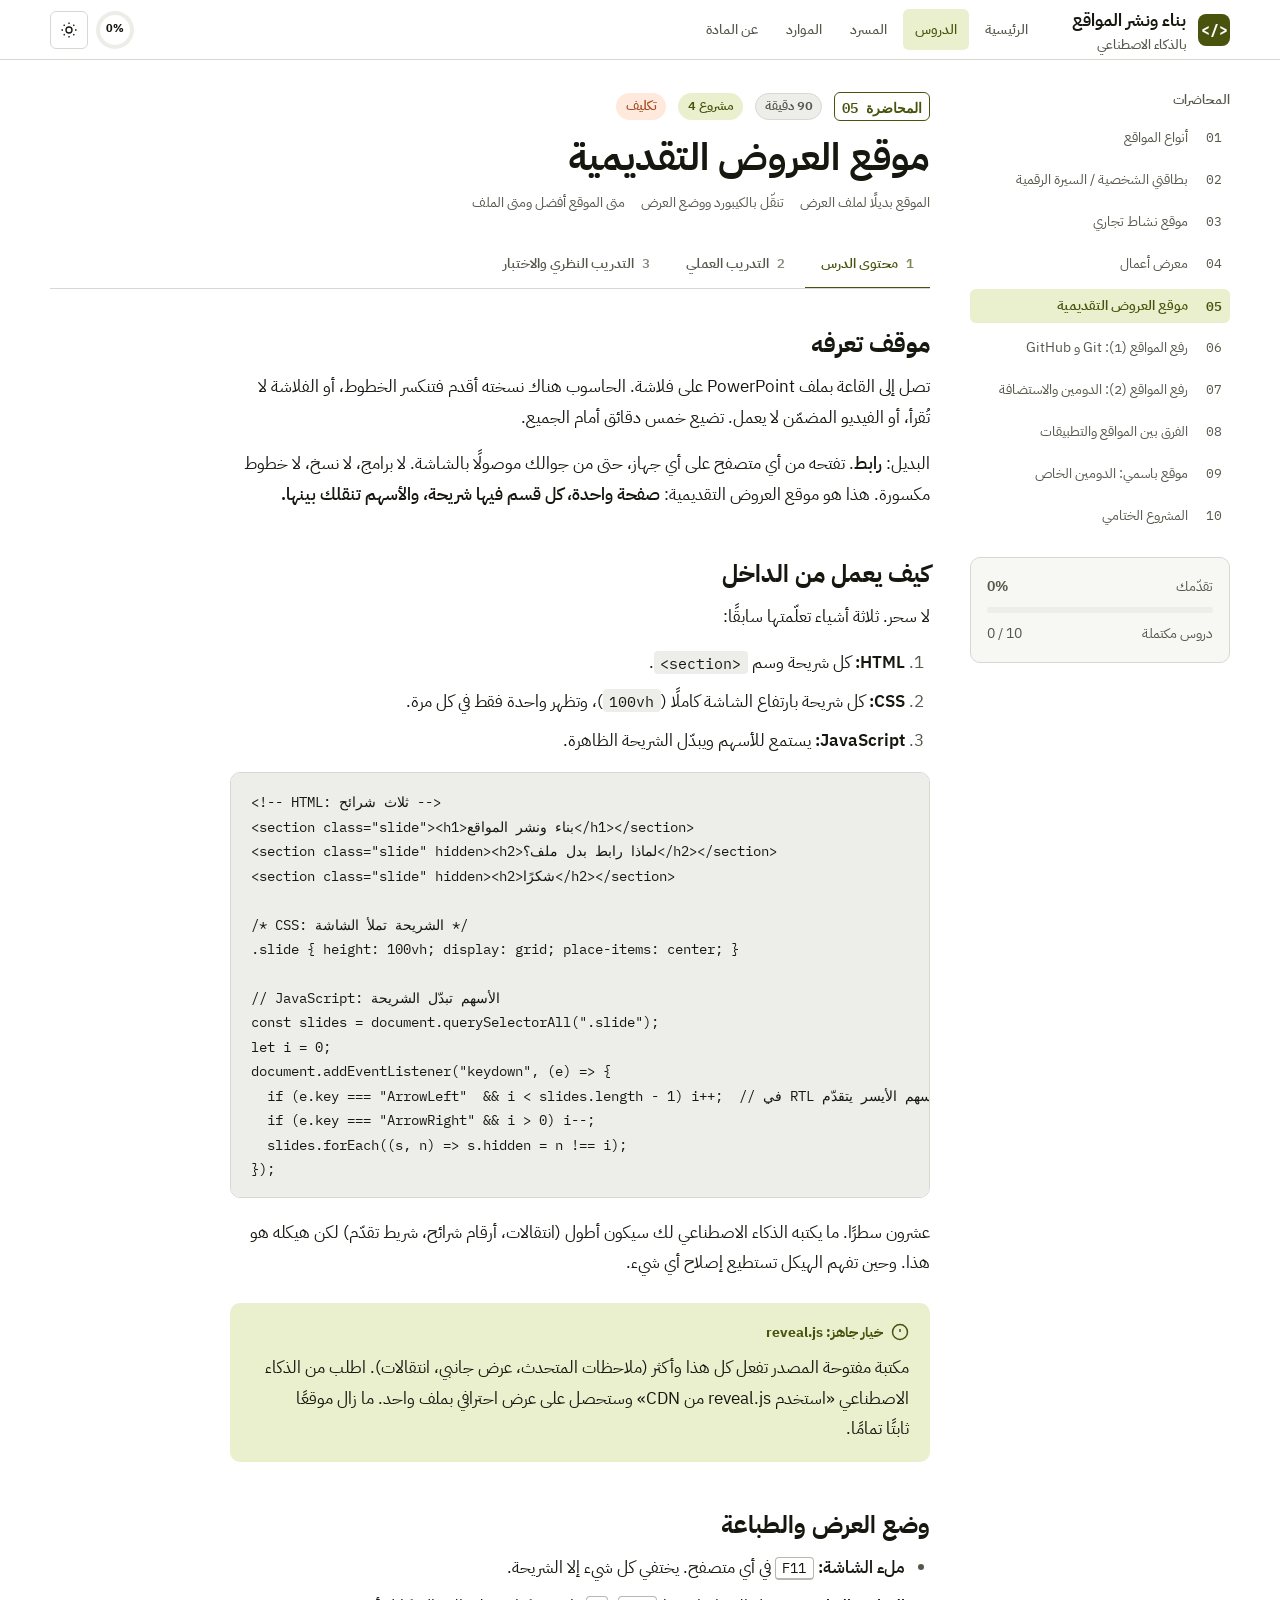
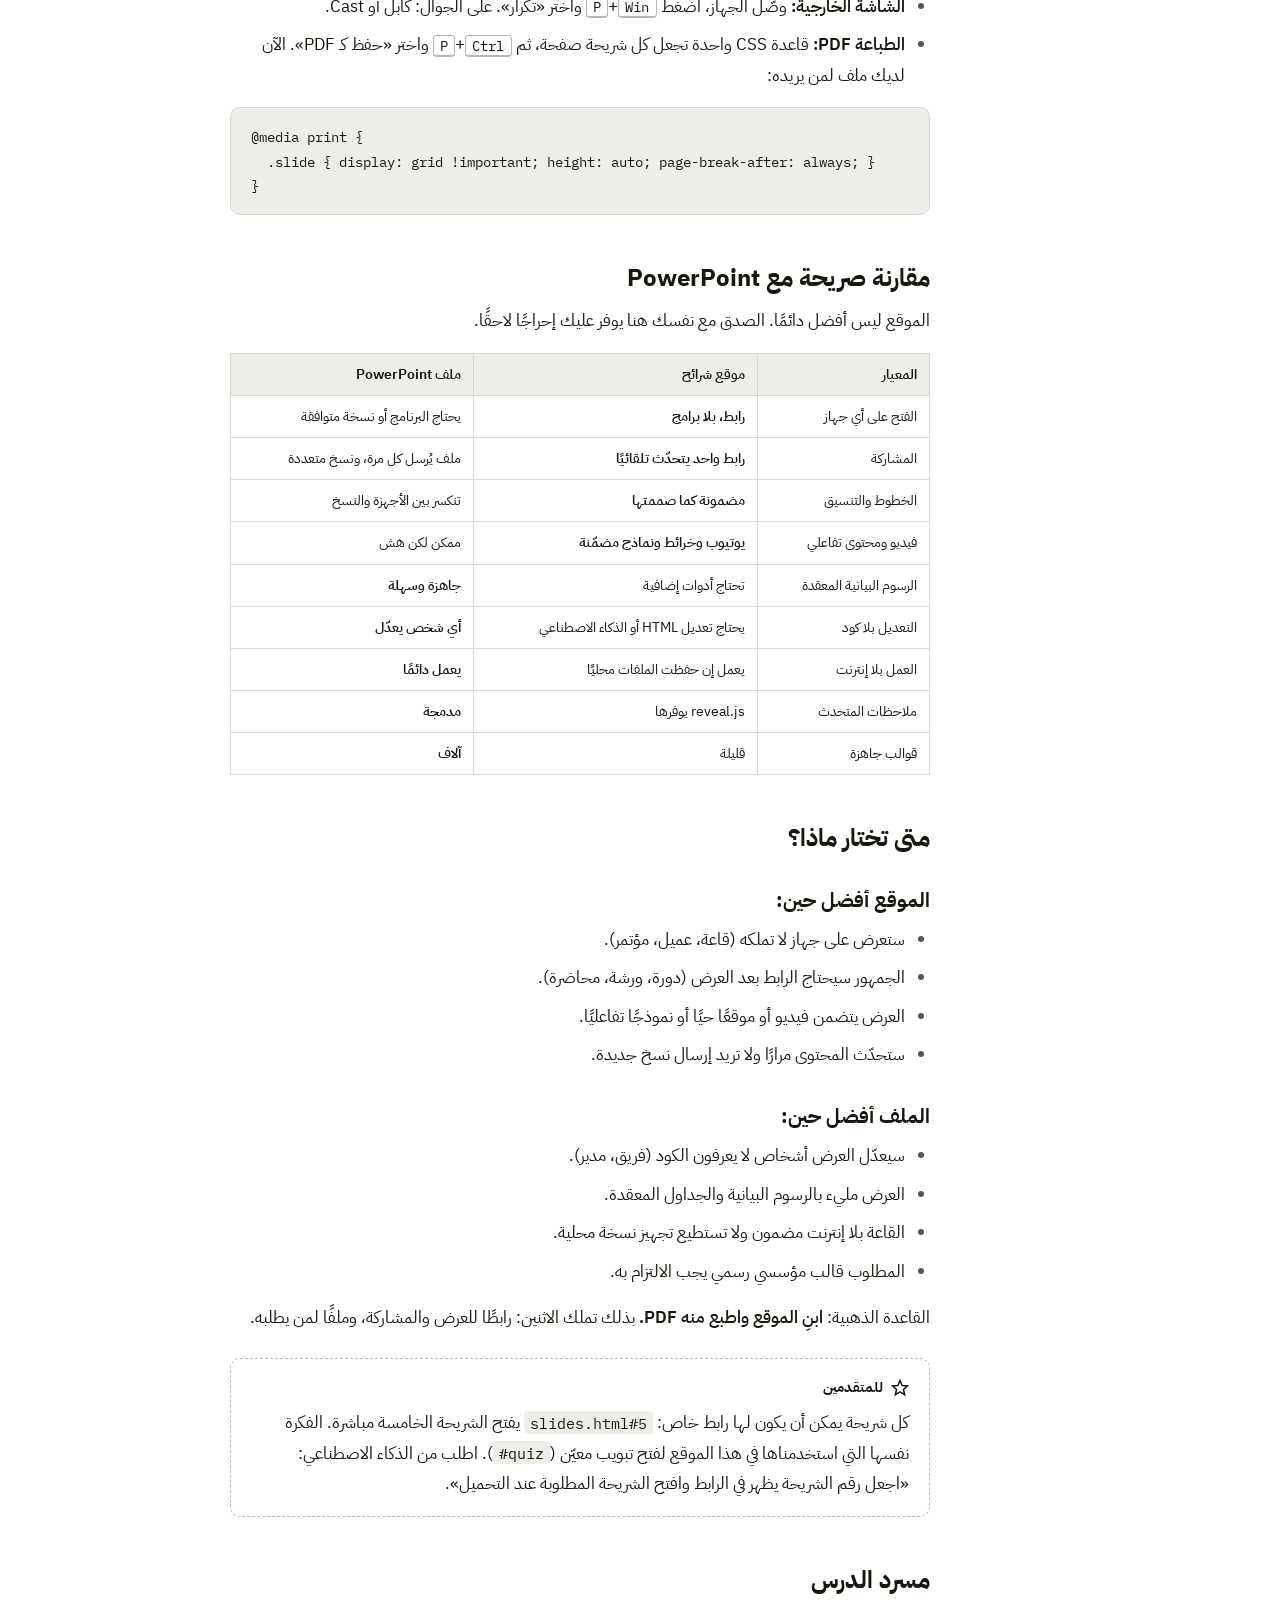
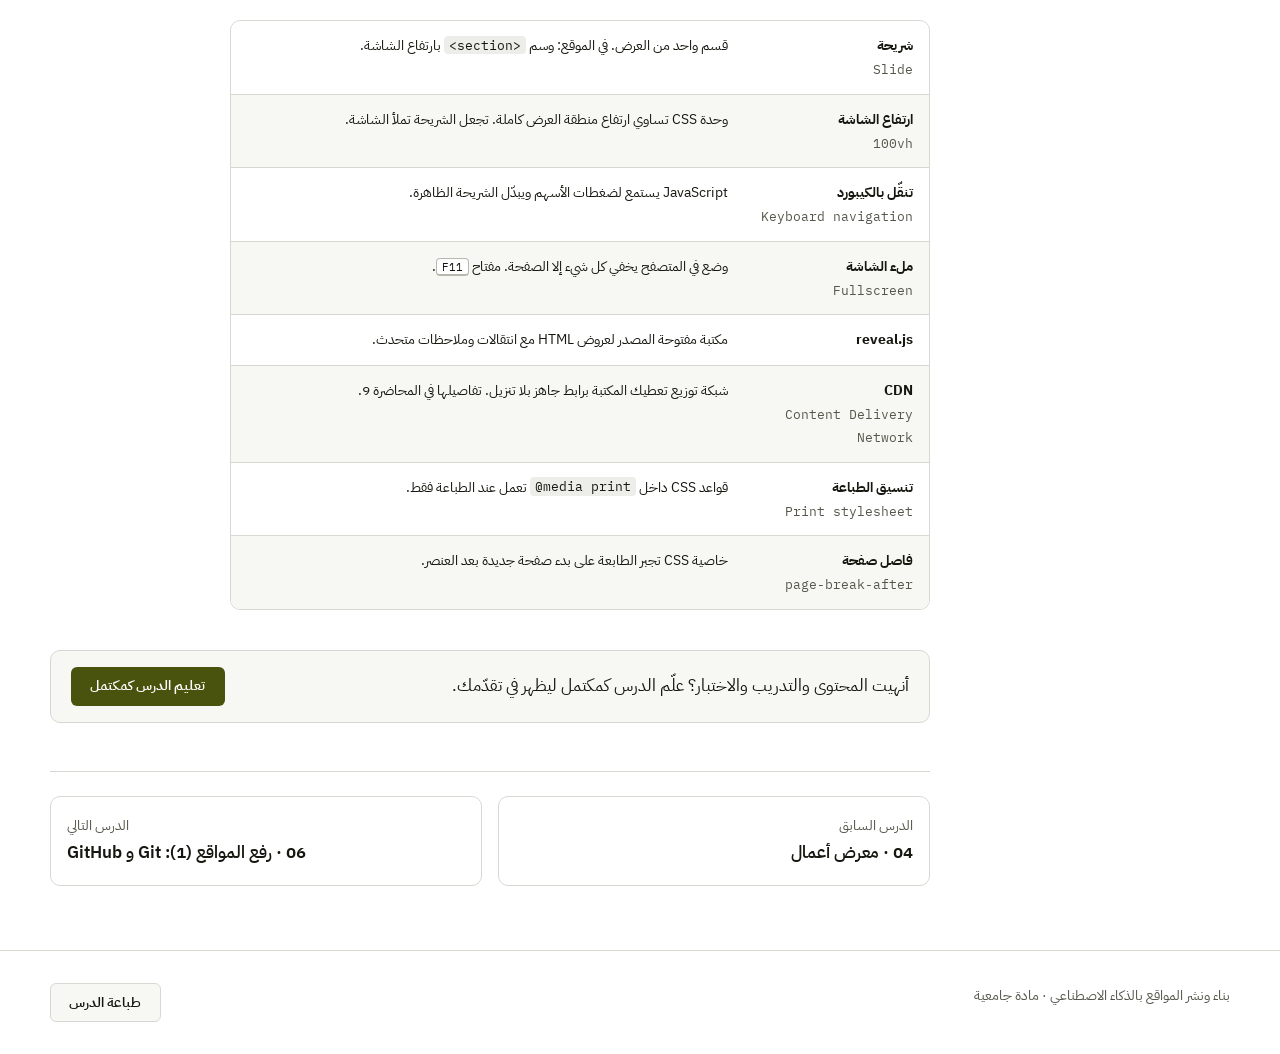
<file: lessons/lesson-05.html>
<!DOCTYPE html>
<html lang="ar" dir="rtl" data-root="../">
<head>
  <meta charset="UTF-8">
  <meta name="viewport" content="width=device-width, initial-scale=1">
  <title>الدرس 5 · موقع العروض التقديمية | بناء ونشر المواقع بالذكاء الاصطناعي</title>
  <meta name="description" content="الموقع بديلًا لملف العرض: شرائح تفتح من المتصفح، تنقّل بالكيبورد، وضع العرض والطباعة PDF، ومقارنة صريحة مع PowerPoint.">
  <script>(function(){try{var t=localStorage.getItem('bnm-theme');if(!t)t=matchMedia('(prefers-color-scheme: dark)').matches?'dark':'light';document.documentElement.setAttribute('data-theme',t)}catch(e){}})();</script>
  <link rel="preconnect" href="https://fonts.googleapis.com">
  <link rel="preconnect" href="https://fonts.gstatic.com" crossorigin>
  <link href="https://fonts.googleapis.com/css2?family=IBM+Plex+Sans+Arabic:wght@400;500;600;700&family=IBM+Plex+Mono:wght@400;600&display=swap" rel="stylesheet">
  <link rel="stylesheet" href="../assets/css/style.css">
  <script>document.documentElement.classList.add('gate-pending');setTimeout(function(){document.documentElement.classList.remove('gate-pending')},3000);</script>
  <link rel="icon" href="data:image/svg+xml,%3Csvg xmlns='http://www.w3.org/2000/svg' viewBox='0 0 32 32'%3E%3Crect width='32' height='32' rx='7' fill='%234a5a1e'/%3E%3Ctext x='16' y='21' text-anchor='middle' font-family='monospace' font-size='14' font-weight='700' fill='white'%3E%3C/%3E%3C/text%3E%3C/svg%3E">
</head>
<body data-lesson="5">
  <a class="skip-link" href="#main">تخطّ إلى المحتوى</a>

  <header class="topbar">
    <div class="container">
      <a class="brand" href="../index.html">
        <span class="brand-mark" aria-hidden="true">&lt;/&gt;</span>
        <span>بناء ونشر المواقع<span class="brand-sub">بالذكاء الاصطناعي</span></span>
      </a>
      <nav class="nav" id="nav" aria-label="الأقسام">
        <a href="../index.html">الرئيسية</a>
        <a href="../index.html#lessons" aria-current="page">الدروس</a>
        <a href="../pages/glossary.html">المسرد</a>
        <a href="../pages/resources.html">الموارد</a>
        <a href="../pages/about.html">عن المادة</a>
      </nav>
      <div class="topbar-tools">
        <div class="ring" role="img" aria-label="نسبة الإنجاز"><span>0%</span></div>
        <button class="icon-btn" type="button" data-theme-toggle aria-label="التبديل إلى الوضع الليلي">
          <svg class="icon-moon" viewBox="0 0 24 24" fill="none" stroke="currentColor" stroke-width="1.8" aria-hidden="true"><path d="M21 12.8A9 9 0 1 1 11.2 3a7 7 0 0 0 9.8 9.8z"/></svg>
          <svg class="icon-sun" viewBox="0 0 24 24" fill="none" stroke="currentColor" stroke-width="1.8" aria-hidden="true"><circle cx="12" cy="12" r="4"/><path d="M12 2v2M12 20v2M4.9 4.9l1.4 1.4M17.7 17.7l1.4 1.4M2 12h2M20 12h2M4.9 19.1l1.4-1.4M17.7 6.3l1.4-1.4"/></svg>
        </button>
        <button class="icon-btn nav-toggle" type="button" aria-expanded="false" aria-controls="nav" aria-label="القائمة">
          <svg viewBox="0 0 24 24" fill="none" stroke="currentColor" stroke-width="1.8" aria-hidden="true"><path d="M4 7h16M4 12h16M4 17h16"/></svg>
        </button>
      </div>
    </div>
  </header>

  <div class="container lesson-layout">
    <aside class="sidebar" aria-label="قائمة الدروس">
      <details>
        <summary>قائمة الدروس</summary>
        <h2>المحاضرات</h2>
        <ul class="side-list" data-side-list></ul>
      </details>
      <div class="side-progress">
        <div class="row"><span>تقدّمك</span><strong data-progress-percent>0%</strong></div>
        <div class="bar" aria-hidden="true"><i data-progress-bar></i></div>
        <div class="row"><span>دروس مكتملة</span><span data-progress-text>0 / 10</span></div>
      </div>
    </aside>

    <main id="main">
      <header class="lesson-head">
        <div class="kicker">
          <span class="num-big">المحاضرة 05</span>
          <span class="badge">90 دقيقة</span>
          <span class="badge badge-project">مشروع 4</span>
          <span class="badge badge-accent">تكليف</span>
        </div>
        <h1>موقع العروض التقديمية</h1>
        <p class="meta">
          <span>الموقع بديلًا لملف العرض</span>
          <span>تنقّل بالكيبورد ووضع العرض</span>
          <span>متى الموقع أفضل ومتى الملف</span>
        </p>
      </header>

      <div class="tabs" role="tablist" aria-label="أقسام الدرس">
        <button class="tab" role="tab" id="tab-content" aria-controls="panel-content" aria-selected="true" data-tab="content"><span class="n">1</span><span class="long">محتوى الدرس</span><span class="short">المحتوى</span></button>
        <button class="tab" role="tab" id="tab-practice" aria-controls="panel-practice" aria-selected="false" data-tab="practice" tabindex="-1"><span class="n">2</span><span class="long">التدريب العملي</span><span class="short">العملي</span></button>
        <button class="tab" role="tab" id="tab-quiz" aria-controls="panel-quiz" aria-selected="false" data-tab="quiz" tabindex="-1"><span class="n">3</span><span class="long">التدريب النظري والاختبار</span><span class="short">الاختبار</span></button>
      </div>

      <!-- ============ 1. المحتوى ============ -->
      <section id="panel-content" role="tabpanel" aria-labelledby="tab-content" class="lesson-body prose" data-print-title="محتوى الدرس">
        <h2>موقف تعرفه</h2>
        <p>تصل إلى القاعة بملف PowerPoint على فلاشة. الحاسوب هناك نسخته أقدم فتنكسر الخطوط، أو الفلاشة لا تُقرأ، أو الفيديو المضمّن لا يعمل. تضيع خمس دقائق أمام الجميع.</p>
        <p>البديل: <strong>رابط</strong>. تفتحه من أي متصفح على أي جهاز، حتى من جوالك موصولًا بالشاشة. لا برامج، لا نسخ، لا خطوط مكسورة. هذا هو موقع العروض التقديمية: <strong>صفحة واحدة، كل قسم فيها شريحة، والأسهم تنقلك بينها.</strong></p>

        <h2>كيف يعمل من الداخل</h2>
        <p>لا سحر. ثلاثة أشياء تعلّمتها سابقًا:</p>
        <ol>
          <li><strong>HTML:</strong> كل شريحة وسم <code>&lt;section&gt;</code>.</li>
          <li><strong>CSS:</strong> كل شريحة بارتفاع الشاشة كاملًا (<code>100vh</code>)، وتظهر واحدة فقط في كل مرة.</li>
          <li><strong>JavaScript:</strong> يستمع للأسهم ويبدّل الشريحة الظاهرة.</li>
        </ol>
<pre><code>&lt;!-- HTML: ثلاث شرائح --&gt;
&lt;section class="slide"&gt;&lt;h1&gt;بناء ونشر المواقع&lt;/h1&gt;&lt;/section&gt;
&lt;section class="slide" hidden&gt;&lt;h2&gt;لماذا رابط بدل ملف؟&lt;/h2&gt;&lt;/section&gt;
&lt;section class="slide" hidden&gt;&lt;h2&gt;شكرًا&lt;/h2&gt;&lt;/section&gt;

/* CSS: الشريحة تملأ الشاشة */
.slide { height: 100vh; display: grid; place-items: center; }

// JavaScript: الأسهم تبدّل الشريحة
const slides = document.querySelectorAll(".slide");
let i = 0;
document.addEventListener("keydown", (e) =&gt; {
  if (e.key === "ArrowLeft"  &amp;&amp; i &lt; slides.length - 1) i++;  // في RTL السهم الأيسر يتقدّم
  if (e.key === "ArrowRight" &amp;&amp; i &gt; 0) i--;
  slides.forEach((s, n) =&gt; s.hidden = n !== i);
});</code></pre>
        <p>عشرون سطرًا. ما يكتبه الذكاء الاصطناعي لك سيكون أطول (انتقالات، أرقام شرائح، شريط تقدّم) لكن هيكله هو هذا. وحين تفهم الهيكل تستطيع إصلاح أي شيء.</p>
        <div class="callout callout-note">
          <div class="callout-title">
            <svg viewBox="0 0 24 24" fill="none" stroke="currentColor" stroke-width="2" aria-hidden="true"><path d="M12 22a10 10 0 1 0 0-20 10 10 0 0 0 0 20zM12 8v4M12 16h.01"/></svg>
            خيار جاهز: reveal.js
          </div>
          <p>مكتبة مفتوحة المصدر تفعل كل هذا وأكثر (ملاحظات المتحدث، عرض جانبي، انتقالات). اطلب من الذكاء الاصطناعي «استخدم reveal.js من CDN» وستحصل على عرض احترافي بملف واحد. ما زال موقعًا ثابتًا تمامًا.</p>
        </div>

        <h2>وضع العرض والطباعة</h2>
        <ul>
          <li><strong>ملء الشاشة:</strong> <kbd>F11</kbd> في أي متصفح. يختفي كل شيء إلا الشريحة.</li>
          <li><strong>الشاشة الخارجية:</strong> وصّل الجهاز، اضغط <kbd>Win</kbd>+<kbd>P</kbd> واختر «تكرار». على الجوال: كابل أو Cast.</li>
          <li><strong>الطباعة PDF:</strong> قاعدة CSS واحدة تجعل كل شريحة صفحة، ثم <kbd>Ctrl</kbd>+<kbd>P</kbd> واختر «حفظ كـ PDF». الآن لديك ملف لمن يريده:</li>
        </ul>
<pre><code>@media print {
  .slide { display: grid !important; height: auto; page-break-after: always; }
}</code></pre>

        <h2>مقارنة صريحة مع PowerPoint</h2>
        <p>الموقع ليس أفضل دائمًا. الصدق مع نفسك هنا يوفر عليك إحراجًا لاحقًا.</p>
        <div class="table-wrap">
          <table>
            <thead><tr><th>المعيار</th><th>موقع شرائح</th><th>ملف PowerPoint</th></tr></thead>
            <tbody>
              <tr><td>الفتح على أي جهاز</td><td><strong>رابط، بلا برامج</strong></td><td>يحتاج البرنامج أو نسخة متوافقة</td></tr>
              <tr><td>المشاركة</td><td><strong>رابط واحد يتحدّث تلقائيًا</strong></td><td>ملف يُرسل كل مرة، ونسخ متعددة</td></tr>
              <tr><td>الخطوط والتنسيق</td><td><strong>مضمونة كما صممتها</strong></td><td>تنكسر بين الأجهزة والنسخ</td></tr>
              <tr><td>فيديو ومحتوى تفاعلي</td><td><strong>يوتيوب وخرائط ونماذج مضمّنة</strong></td><td>ممكن لكن هش</td></tr>
              <tr><td>الرسوم البيانية المعقدة</td><td>تحتاج أدوات إضافية</td><td><strong>جاهزة وسهلة</strong></td></tr>
              <tr><td>التعديل بلا كود</td><td>يحتاج تعديل HTML أو الذكاء الاصطناعي</td><td><strong>أي شخص يعدّل</strong></td></tr>
              <tr><td>العمل بلا إنترنت</td><td>يعمل إن حفظت الملفات محليًا</td><td><strong>يعمل دائمًا</strong></td></tr>
              <tr><td>ملاحظات المتحدث</td><td>reveal.js يوفرها</td><td><strong>مدمجة</strong></td></tr>
              <tr><td>قوالب جاهزة</td><td>قليلة</td><td><strong>آلاف</strong></td></tr>
            </tbody>
          </table>
        </div>

        <h2>متى تختار ماذا؟</h2>
        <h3>الموقع أفضل حين:</h3>
        <ul>
          <li>ستعرض على جهاز لا تملكه (قاعة، عميل، مؤتمر).</li>
          <li>الجمهور سيحتاج الرابط بعد العرض (دورة، ورشة، محاضرة).</li>
          <li>العرض يتضمن فيديو أو موقعًا حيًا أو نموذجًا تفاعليًا.</li>
          <li>ستحدّث المحتوى مرارًا ولا تريد إرسال نسخ جديدة.</li>
        </ul>
        <h3>الملف أفضل حين:</h3>
        <ul>
          <li>سيعدّل العرض أشخاص لا يعرفون الكود (فريق، مدير).</li>
          <li>العرض مليء بالرسوم البيانية والجداول المعقدة.</li>
          <li>القاعة بلا إنترنت مضمون ولا تستطيع تجهيز نسخة محلية.</li>
          <li>المطلوب قالب مؤسسي رسمي يجب الالتزام به.</li>
        </ul>
        <p>القاعدة الذهبية: <strong>ابنِ الموقع واطبع منه PDF.</strong> بذلك تملك الاثنين: رابطًا للعرض والمشاركة، وملفًا لمن يطلبه.</p>

        <div class="callout callout-advanced">
          <div class="callout-title">
            <svg viewBox="0 0 24 24" fill="none" stroke="currentColor" stroke-width="2" aria-hidden="true"><path d="M12 2l2.9 6.6 7.1.6-5.4 4.7 1.6 7.1L12 17.3 5.8 21l1.6-7.1L2 9.2l7.1-.6z"/></svg>
            للمتقدمين
          </div>
          <p>كل شريحة يمكن أن يكون لها رابط خاص: <code>slides.html#5</code> يفتح الشريحة الخامسة مباشرة. الفكرة نفسها التي استخدمناها في هذا الموقع لفتح تبويب معيّن (<code>#quiz</code>). اطلب من الذكاء الاصطناعي: «اجعل رقم الشريحة يظهر في الرابط وافتح الشريحة المطلوبة عند التحميل».</p>
        </div>

        <h2>مسرد الدرس</h2>
        <dl class="terms">
          <div><dt>شريحة <span>Slide</span></dt><dd>قسم واحد من العرض. في الموقع: وسم <code>&lt;section&gt;</code> بارتفاع الشاشة.</dd></div>
          <div><dt>ارتفاع الشاشة <span>100vh</span></dt><dd>وحدة CSS تساوي ارتفاع منطقة العرض كاملة. تجعل الشريحة تملأ الشاشة.</dd></div>
          <div><dt>تنقّل بالكيبورد <span>Keyboard navigation</span></dt><dd>JavaScript يستمع لضغطات الأسهم ويبدّل الشريحة الظاهرة.</dd></div>
          <div><dt>ملء الشاشة <span>Fullscreen</span></dt><dd>وضع في المتصفح يخفي كل شيء إلا الصفحة. مفتاح <kbd>F11</kbd>.</dd></div>
          <div><dt>reveal.js <span></span></dt><dd>مكتبة مفتوحة المصدر لعروض HTML مع انتقالات وملاحظات متحدث.</dd></div>
          <div><dt>CDN <span>Content Delivery Network</span></dt><dd>شبكة توزيع تعطيك المكتبة برابط جاهز بلا تنزيل. تفاصيلها في المحاضرة 9.</dd></div>
          <div><dt>تنسيق الطباعة <span>Print stylesheet</span></dt><dd>قواعد CSS داخل <code>@media print</code> تعمل عند الطباعة فقط.</dd></div>
          <div><dt>فاصل صفحة <span>page-break-after</span></dt><dd>خاصية CSS تجبر الطابعة على بدء صفحة جديدة بعد العنصر.</dd></div>
        </dl>
      </section>

      <!-- ============ 2. التدريب العملي ============ -->
      <section id="panel-practice" role="tabpanel" aria-labelledby="tab-practice" class="lesson-body prose" hidden data-print-title="التدريب العملي">
        <p>مخرج اليوم: <strong>عرض تقديمي حقيقي حُوِّل إلى موقع شرائح</strong>، يعمل بالأسهم وملء الشاشة، له نسخة PDF، ومنشور برابط تفتحه من جوالك. وفي آخر الصفحة <a href="#assignment">تكليف الدرس</a>.</p>

        <h2>الجزء الأول: اختزل العرض (20 دقيقة)</h2>
        <ol class="steps">
          <li><strong>اختر عرضًا حقيقيًا</strong> قدّمته أو ستقدّمه في مادة أخرى. 8 إلى 12 شريحة. أكثر من ذلك يؤجَّل.</li>
          <li><strong>استخرج المخطط في ملف نصي.</strong><p>لكل شريحة: عنوان + 3 نقاط كحد أقصى. إن كانت الشريحة الأصلية تحوي فقرة كاملة، لخّصها. الشاشة ليست ورقة.</p>
<pre class="rtl"><code>1. عنوان العرض | اسمي | المادة
2. المشكلة | نقطة | نقطة | نقطة
3. ...
12. شكرًا | رابط الموقع | بريدي</code></pre></li>
          <li><strong>حدّد ما يحتاج تفاعلًا:</strong> فيديو يوتيوب؟ رابط موقع حي؟ صورة كبيرة؟ ضع علامة عند الشريحة.</li>
        </ol>

        <h2>الجزء الثاني: البناء (35 دقيقة)</h2>
        <ol class="steps">
          <li><strong>اطلب البناء.</strong>
<pre class="rtl"><code>ابنِ عرضًا تقديميًا كموقع ثابت في ملف index.html واحد (مع style.css و slides.js).
كل شريحة &lt;section class="slide"&gt; تملأ الشاشة، تظهر واحدة في كل مرة.
التنقل: الأسهم يمين/يسار والمسافة، وأزرار تالي/سابق على الشاشة للجوال.
رقم الشريحة الحالية من الإجمالي في الزاوية، وشريط تقدّم رفيع في الأسفل.
انتقال بسيط (تلاشٍ 200ms). عربي RTL، خط [الخط]، لون أساسي [#......].
عند الطباعة: كل شريحة صفحة مستقلة.
الشرائح:
[الصق المخطط]</code></pre></li>
          <li><strong>افتح الملف واختبر الأسهم.</strong><p>تقدّم للشريحة الأخيرة وارجع للأولى. هل السهم الأيسر يتقدّم (لأننا في RTL)؟ إن كان معكوسًا اطلب: «في RTL السهم الأيسر يتقدّم والأيمن يرجع».</p></li>
          <li><strong>أضف المحتوى التفاعلي.</strong><p>لشريحة الفيديو: من يوتيوب اختر Share ثم Embed وأعطِ الكود للذكاء الاصطناعي ليضعه في الشريحة المحددة. لرابط موقع حي: زر يفتحه في تبويب جديد.</p></li>
          <li><strong>جرّب ملء الشاشة</strong> بـ <kbd>F11</kbd>. هل النص كبير بما يكفي ليُقرأ من آخر القاعة؟ القاعدة: أصغر خط في الشريحة 28px على الأقل.</li>
        </ol>

        <h2>الجزء الثالث: PDF والنشر والعرض (35 دقيقة)</h2>
        <ol class="steps">
          <li><strong>اطبع إلى PDF.</strong><p><kbd>Ctrl</kbd>+<kbd>P</kbd>، الوجهة «حفظ كـ PDF»، الاتجاه أفقي. تصفّح الناتج: شريحة في كل صفحة؟ إن تداخلت فراجع قاعدة <code>@media print</code>.</p></li>
          <li><strong>انشر على Netlify Drop</strong> وافتح الرابط على جوالك. جرّب أزرار تالي/سابق بالإبهام.</li>
          <li><strong>قدّم دقيقتين أمام زميل</strong> من جوالك أو من جهازه، بالرابط فقط، بلا فلاشة. هذا هو الاختبار الحقيقي.</li>
          <li><strong>أرسل للمدرّب:</strong> الرابط + ملف PDF. لديك الآن الاثنان.</li>
        </ol>

        <div class="callout callout-stuck">
          <div class="callout-title">
            <svg viewBox="0 0 24 24" fill="none" stroke="currentColor" stroke-width="2" aria-hidden="true"><path d="M12 3l9 16H3l9-16zM12 10v4M12 17h.01"/></svg>
            إذا تعثّرت
          </div>
          <ul>
            <li><strong>الأسهم لا تعمل:</strong> اضغط داخل الصفحة أولًا (التركيز على الصفحة). إن استمر، افتح <kbd>F12</kbd> ثم Console وأرسل الخطأ الأحمر إلى الذكاء الاصطناعي كما هو.</li>
            <li><strong>كل الشرائح تظهر فوق بعضها:</strong> ملف <code>slides.js</code> غير مربوط، أو المسار خاطئ. راجع الدرس 4.</li>
            <li><strong>الطباعة تُخرج صفحة واحدة فارغة:</strong> الشرائح مخفية بـ <code>display:none</code> وقاعدة الطباعة لا تُظهرها. اطلب: «في @media print أظهر كل الشرائح وكل واحدة في صفحة».</li>
            <li><strong>ليس لدي عرض جاهز:</strong> استخدم مخطط هذا الدرس نفسه: 8 شرائح عن «لماذا رابط بدل ملف».</li>
          </ul>
        </div>

        <div class="callout callout-advanced">
          <div class="callout-title">
            <svg viewBox="0 0 24 24" fill="none" stroke="currentColor" stroke-width="2" aria-hidden="true"><path d="M12 2l2.9 6.6 7.1.6-5.4 4.7 1.6 7.1L12 17.3 5.8 21l1.6-7.1L2 9.2l7.1-.6z"/></svg>
            للمتقدمين
          </div>
          <ul>
            <li>أعد بناء العرض بـ reveal.js من CDN وقارن: ما الذي كسبته وما الذي فقدته من التحكم؟</li>
            <li>أضف ملاحظات المتحدث تظهر لك فقط بضغطة <kbd>S</kbd> في نافذة منفصلة.</li>
            <li>اجعل رقم الشريحة في الرابط (<code>#5</code>) ليُفتح العرض من شريحة محددة.</li>
          </ul>
        </div>

        <h2 id="assignment">التكليف: عرض تقديمي لمواقعك</h2>
        <p>حوّل معرض أعمالك من تكليف الدرس 4 إلى <strong>عرض تقديمي من 8 شرائح</strong> تقدّم فيه المواقع التي بنيتها في المادة. ابنِه بـ OpenCode، وانشره على Cloudflare Workers &amp; Pages، ثم أضفه إلى معرضك موقعًا جديدًا. هكذا يكبر المعرض كما وعدناك.</p>

        <div class="callout callout-task">
          <div class="callout-title">
            <svg viewBox="0 0 24 24" fill="none" stroke="currentColor" stroke-width="2" aria-hidden="true"><path d="M9 3h6v3H9zM7 4.5H5V21h14V4.5h-2M8.5 13.5l2.5 2.5 4.5-5"/></svg>
            بطاقة التكليف
          </div>
          <ul>
            <li><strong>المطلوب:</strong> موقع شرائح من 8 شرائح يقدّم مواقعك في المادة.</li>
            <li><strong>البناء:</strong> OpenCode على سطح المكتب، في مجلد جديد <code>slides/</code>.</li>
            <li><strong>النشر:</strong> مشروع جديد في Cloudflare Workers &amp; Pages برابط مثل <code>sara-slides.pages.dev</code>.</li>
            <li><strong>الملف الرئيسي:</strong> <code>index.html</code> فقط، بأحرف صغيرة في أعلى المجلد.</li>
            <li><strong>التسليم:</strong> رابط العرض، وملف PDF منه، ورابط معرضك بعد إضافة العرض إليه، قبل المحاضرة القادمة.</li>
          </ul>
        </div>

        <h3>مخطط الشرائح الثماني</h3>
        <ol>
          <li><strong>الغلاف:</strong> اسمك، وعنوان العرض «مواقعي في مادة بناء ونشر المواقع».</li>
          <li><strong>من أنا:</strong> جملة تعريف واحدة، وما تعلّمته في سطر.</li>
          <li><strong>أول موقع بالذكاء الاصطناعي</strong> (الدرس 1).</li>
          <li><strong>السيرة الرقمية</strong> (الدرس 2).</li>
          <li><strong>موقع النشاط التجاري</strong> (الدرس 3).</li>
          <li><strong>معرض الأعمال</strong> (الدرس 4).</li>
          <li><strong>ما تعلّمته:</strong> ثلاث نقاط، منها خطأ وقعت فيه وكيف أصلحته.</li>
          <li><strong>شكرًا:</strong> رابط معرضك ورابط هذا العرض.</li>
        </ol>
        <p>شرائح المواقع (3 إلى 6) بالشكل نفسه: صورة الشاشة، وجملتان بصيغة المشكلة ← ما فعلته ← النتيجة، وزر «زيارة الموقع». استخدم صور الشاشات المضغوطة نفسها من تكليف الدرس 4، وضعها في <code>slides/assets/images/</code>.</p>

        <h3>أمر البداية في OpenCode</h3>
<pre class="rtl"><code>ابنِ في هذا المجلد عرضًا تقديميًا كموقع ثابت.
الملف الرئيسي index.html بأحرف صغيرة في أعلى المجلد، مع assets/css/style.css و assets/js/slides.js.
كل شريحة &lt;section class="slide"&gt; تملأ الشاشة، وتظهر واحدة في كل مرة.
التنقل: في RTL السهم الأيسر يتقدّم والأيمن يرجع، والمسافة تتقدّم، وأزرار تالي/سابق على الشاشة للجوال.
رقم الشريحة من الإجمالي في الزاوية، وشريط تقدّم رفيع في الأسفل. أصغر خط 28px.
صور الشاشات في assets/images/: اقرأ أسماءها من المجلد. كل صورة لها alt و width و height.
في شرائح المواقع زر «زيارة الموقع» يفتح الرابط في تبويب جديد.
عند الطباعة: كل شريحة صفحة أفقية مستقلة.
عربي RTL، لون أساسي [#......]، خط [الخط]. مسارات نسبية فقط.
الشرائح:
[الصق المخطط مع الأوصاف والروابط]</code></pre>

        <h3>أضف العرض إلى معرضك</h3>
        <ol class="steps">
          <li><strong>افتح مجلد المعرض في OpenCode</strong> واطلب: «أضف موقعًا جديدًا إلى المعرض: عرض تقديمي لمواقعي، بصورة الشاشة هذه، ورابطه [الرابط]».</li>
          <li><strong>انشر نسخة جديدة من المعرض.</strong><p>في Cloudflare افتح مشروع المعرض ← <strong>Create a new deployment</strong> ← ارفع مجلد المعرض من جديد. رابط المعرض نفسه يبقى.</p></li>
        </ol>

        <h3>قبل أن تسلّم</h3>
        <ul>
          <li>رابط العرض يفتح الشريحة الأولى مباشرة، دون أن تضيف اسم صفحة في آخره.</li>
          <li>السهم الأيسر يتقدّم والأيمن يرجع، وأزرار تالي/سابق تعمل بالإبهام على الجوال.</li>
          <li>كل زر «زيارة الموقع» يفتح موقعًا حيًا في تبويب جديد.</li>
          <li>النص مقروء من آخر القاعة: جرّب <kbd>F11</kbd> وقف بعيدًا عن الشاشة.</li>
          <li>ملف PDF فيه شريحة واحدة في كل صفحة أفقية.</li>
          <li>العرض ظاهر في معرضك برابطه، بعد نشر النسخة الجديدة.</li>
        </ul>
        <p>تعثّرت في OpenCode أو Cloudflare؟ ارجع إلى «إذا تعثّرت» في <a href="lesson-04.html#practice">التدريب العملي للدرس 4</a>.</p>
      </section>

      <!-- ============ 3. النظري والاختبار ============ -->
      <section id="panel-quiz" role="tabpanel" aria-labelledby="tab-quiz" class="lesson-body prose" hidden data-print-title="التدريب النظري والاختبار">
        <h2>تلخيص المفاهيم</h2>
        <ul>
          <li>موقع الشرائح: صفحة واحدة، كل <code>&lt;section&gt;</code> شريحة بارتفاع الشاشة، وJavaScript يبدّلها بالأسهم.</li>
          <li>يفتح من رابط على أي جهاز بلا برامج، بخطوط مضمونة، ويقبل فيديو ومواقع حية مضمّنة.</li>
          <li>ملء الشاشة بـ <kbd>F11</kbd>، والطباعة PDF بقاعدة <code>@media print</code> تجعل كل شريحة صفحة.</li>
          <li>PowerPoint يفوز في: الرسوم البيانية المعقدة، التعديل بلا كود، القوالب، العمل بلا إنترنت.</li>
          <li>الموقع يفوز في: جهاز لا تملكه، جمهور يحتاج الرابط لاحقًا، محتوى تفاعلي، تحديث متكرر.</li>
          <li>القاعدة الذهبية: ابنِ الموقع واطبع منه PDF، فتملك الاثنين.</li>
        </ul>

        <h2>الاختبار</h2>
        <p>عشرة أسئلة: متى الموقع أفضل ومتى الملف أفضل. اختر إجابة لترى التصحيح والشرح فورًا.</p>
        <div id="quiz" class="quiz no-print"></div>
        <div class="print-quiz"></div>
      </section>

      <div class="complete-bar" data-complete>
        <p></p>
        <button class="btn" type="button">تعليم الدرس كمكتمل</button>
      </div>

      <nav class="lesson-nav" aria-label="التنقل بين الدروس" data-lesson-nav></nav>
    </main>
  </div>

  <footer class="footer">
    <div class="container">
      <span>بناء ونشر المواقع بالذكاء الاصطناعي · مادة جامعية</span>
      <span><button class="btn btn-subtle no-print" type="button" onclick="window.print()">طباعة الدرس</button></span>
    </div>
  </footer>

  <script>
  window.QUIZ_DATA = [
    {
      scenario: "قرار",
      q: "ستقدّم ورشة في قاعة مؤتمر بحاسوبها الخاص، وسيطلب الحضور المادة بعد الورشة. ما الأنسب؟",
      options: ["موقع شرائح برابط، مع PDF لمن يطلبه", "طباعة ورقية للجميع", "إرسال الملف بالبريد قبل يوم", "ملف PowerPoint على فلاشة"],
      answer: 0,
      explain: "جهاز لا تملكه وجمهور يحتاج الرابط لاحقًا: حالتان يفوز فيهما الموقع. وPDF المطبوع منه يغطي من يريد ملفًا."
    },
    {
      scenario: "قرار",
      q: "فريق تسويق من 5 أشخاص لا يعرفون الكود يعدّلون عرضًا مبيعات أسبوعيًا، وهو مليء بالرسوم البيانية. ما الأنسب؟",
      options: ["موقع شرائح", "ملف PowerPoint", "موقع بـ reveal.js", "صور على واتساب"],
      answer: 1,
      explain: "تعديل متكرر من غير مبرمجين + رسوم بيانية معقدة: نقطتا قوة الملف. الموقع هنا يعقّد الحياة بلا مكسب."
    },
    {
      scenario: "فهم داخلي",
      q: "في موقع الشرائح، ماذا يمثل كل وسم <section class=\"slide\">؟",
      options: ["الملف كاملًا", "صفحة HTML منفصلة", "شريحة واحدة", "قائمة التنقل"],
      answer: 2,
      explain: "الموقع صفحة واحدة، وكل section شريحة. CSS يجعلها بارتفاع الشاشة وJavaScript يظهر واحدة فقط."
    },
    {
      scenario: "قراءة كود",
      q: "ماذا تعني القاعدة: .slide { height: 100vh; }",
      options: ["الشريحة مخفية", "الشريحة تطبع 100 مرة", "الشريحة بعرض 100 بكسل", "الشريحة بارتفاع الشاشة كاملة"],
      answer: 3,
      explain: "vh وحدة تساوي 1% من ارتفاع منطقة العرض. 100vh يعني الارتفاع كاملًا، فتملأ الشريحة الشاشة."
    },
    {
      scenario: "تشخيص",
      q: "فتحت العرض فظهرت كل الشرائح فوق بعضها في صفحة طويلة. السبب الأرجح؟",
      options: ["ملف JavaScript غير مربوط أو مساره خاطئ", "الصور كبيرة", "المتصفح لا يدعم العروض", "الخط غير مربوط"],
      answer: 0,
      explain: "JavaScript هو ما يخفي كل الشرائح إلا الحالية. بدونه يعرض HTML كل شيء بالترتيب."
    },
    {
      scenario: "الطباعة",
      q: "تريد PDF فيه شريحة في كل صفحة. أي أداة تحقق ذلك؟",
      options: ["برنامج تحويل خارجي", "قاعدة @media print مع page-break-after ثم حفظ كـ PDF من المتصفح", "التقاط صورة لكل شريحة", "لا يمكن طباعة موقع"],
      answer: 1,
      explain: "تنسيق الطباعة يُظهر كل الشرائح ويضع فاصل صفحة بعد كل واحدة. المتصفح نفسه يحفظ PDF."
    },
    {
      scenario: "قرار",
      q: "عرضك يتضمن فيديو يوتيوب وتجربة حية لموقع بنيته. أي خيار يخدم ذلك أفضل؟",
      options: ["ملف Word", "ملف PowerPoint", "موقع شرائح بمحتوى مضمّن", "ملف PDF"],
      answer: 2,
      explain: "التضمين (فيديو، خرائط، مواقع حية) طبيعي في صفحة ويب وهش في الملف. هذه نقطة قوة الموقع."
    },
    {
      scenario: "قاعة بلا إنترنت",
      q: "القاعة بلا إنترنت مضمون. هل يعني هذا أن موقع الشرائح مستحيل؟",
      options: ["نعم إلا إن كان reveal.js", "لا، لأن Netlify يعمل بلا إنترنت", "نعم، الموقع يحتاج إنترنت دائمًا", "لا، إن حفظت الملفات محليًا وفتحت index.html يعمل بلا إنترنت (عدا المحتوى المضمّن من الخارج)"],
      answer: 3,
      explain: "الموقع الثابت ملفات. افتحها من الجهاز مباشرة وتعمل. ما لا يعمل هو فيديو يوتيوب أو خط Google Fonts القادم من الإنترنت."
    },
    {
      scenario: "اتجاه",
      q: "في عرض عربي RTL، أي سهم يجب أن يتقدّم للشريحة التالية؟",
      options: ["السهم الأيسر", "السهم لأعلى", "لا فرق", "السهم الأيمن"],
      answer: 0,
      explain: "القراءة العربية تتقدّم إلى اليسار، فالسهم الأيسر يتقدّم والأيمن يرجع. هذا ما يطبّقه هذا الموقع في التبويبات أيضًا."
    },
    {
      scenario: "القاعدة الذهبية",
      q: "ما أفضل ممارسة لتغطية كل الحالات؟",
      options: ["ابنِ ملفًا واحفظ نسخة PDF", "ابنِ الموقع واطبع منه PDF", "ابنِ الاثنين من الصفر منفصلين", "أرسل الرابط فقط وارفض إعطاء ملف"],
      answer: 1,
      explain: "الموقع يعطيك الرابط والتفاعل والخطوط المضمونة، والطباعة منه تعطيك الملف لمن يطلبه. عمل واحد، منتجان."
    }
  ];
  </script>
  <script src="../assets/js/app.js"></script>
  <script src="../assets/js/quiz.js"></script>
</body>
</html>
</file>
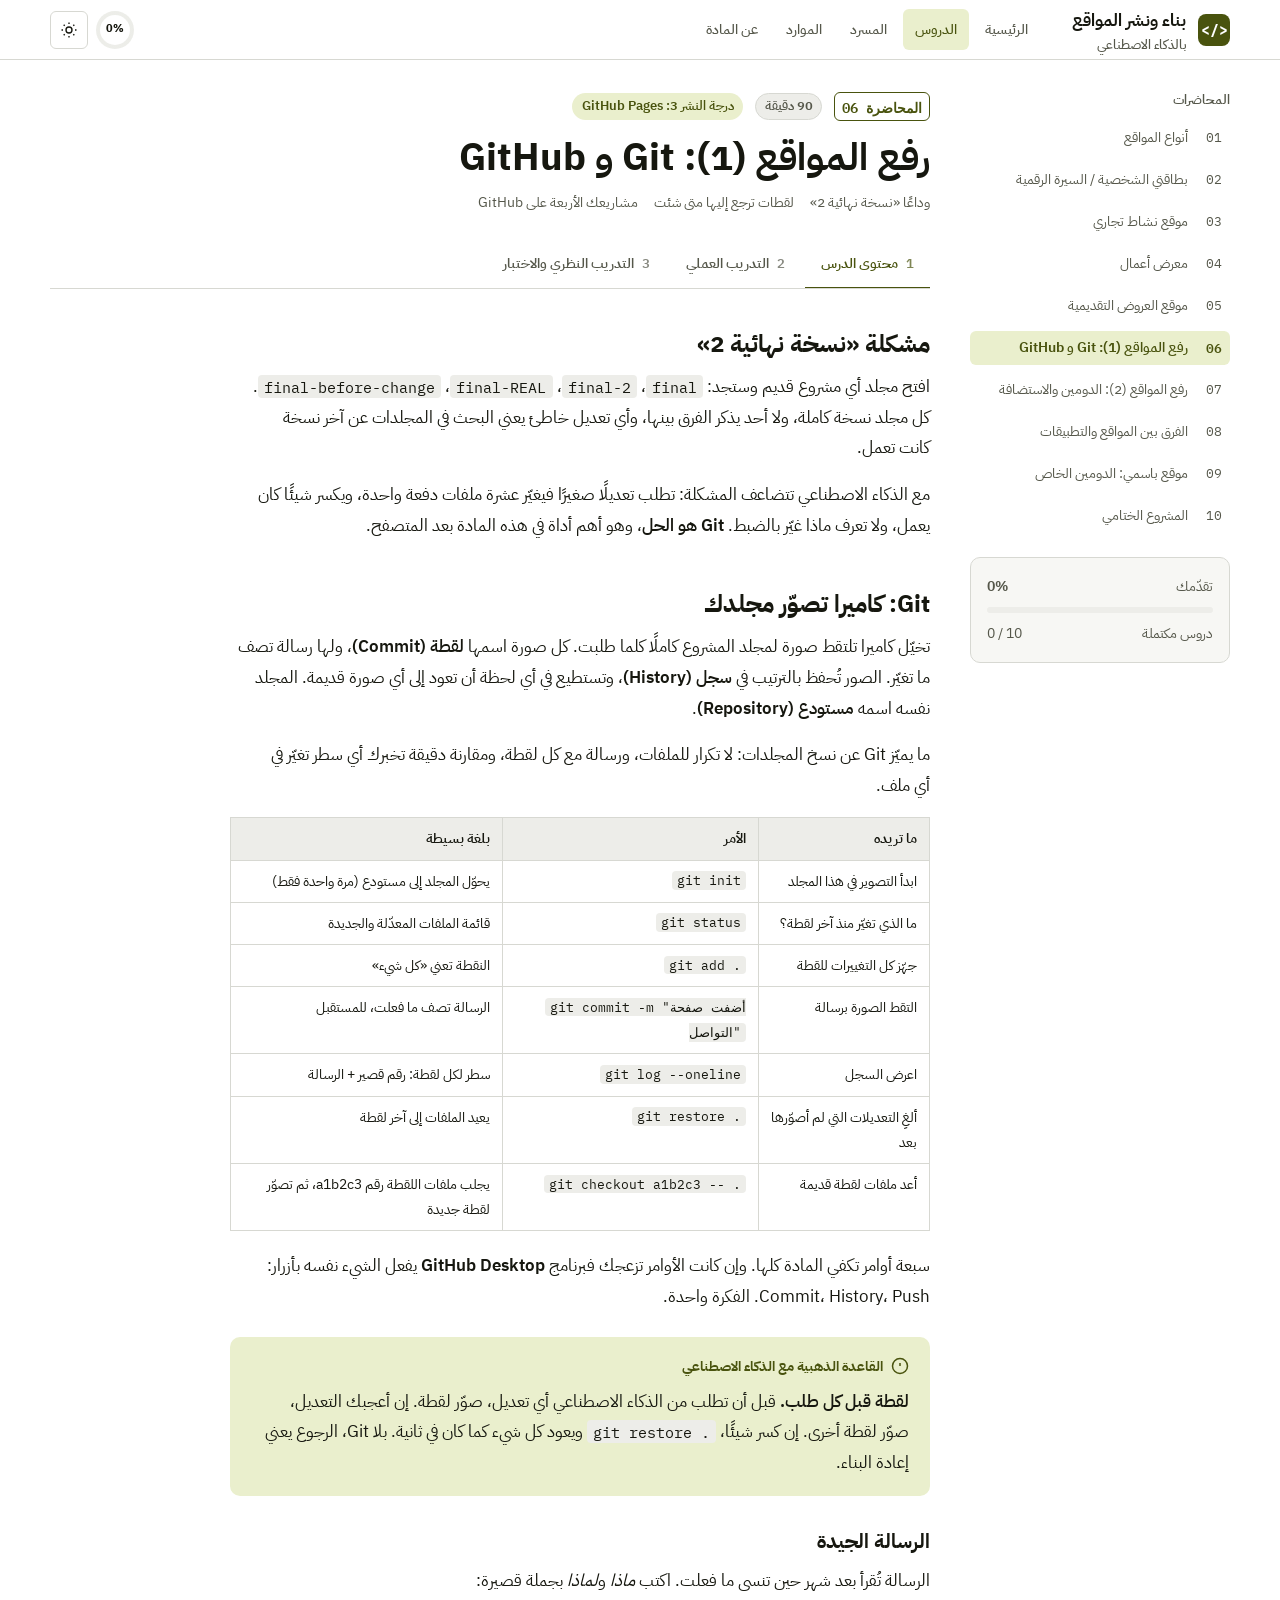
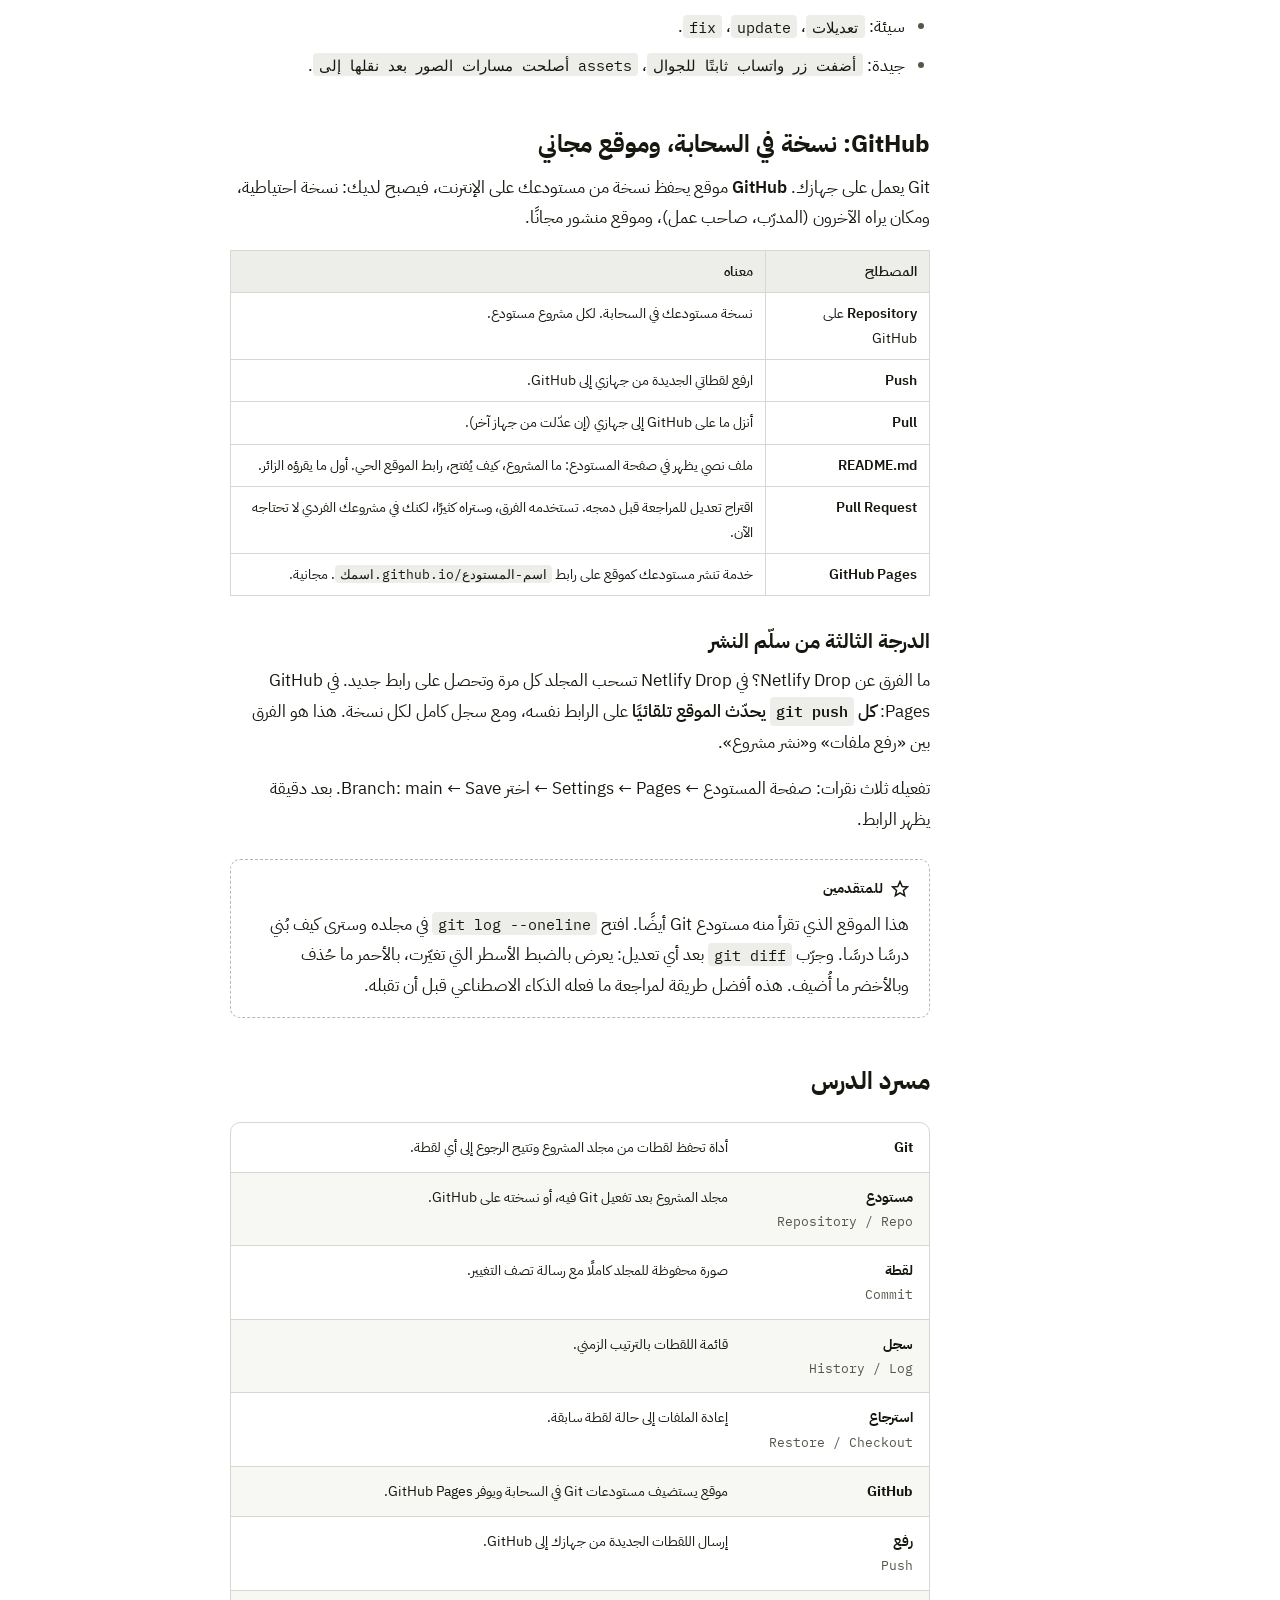
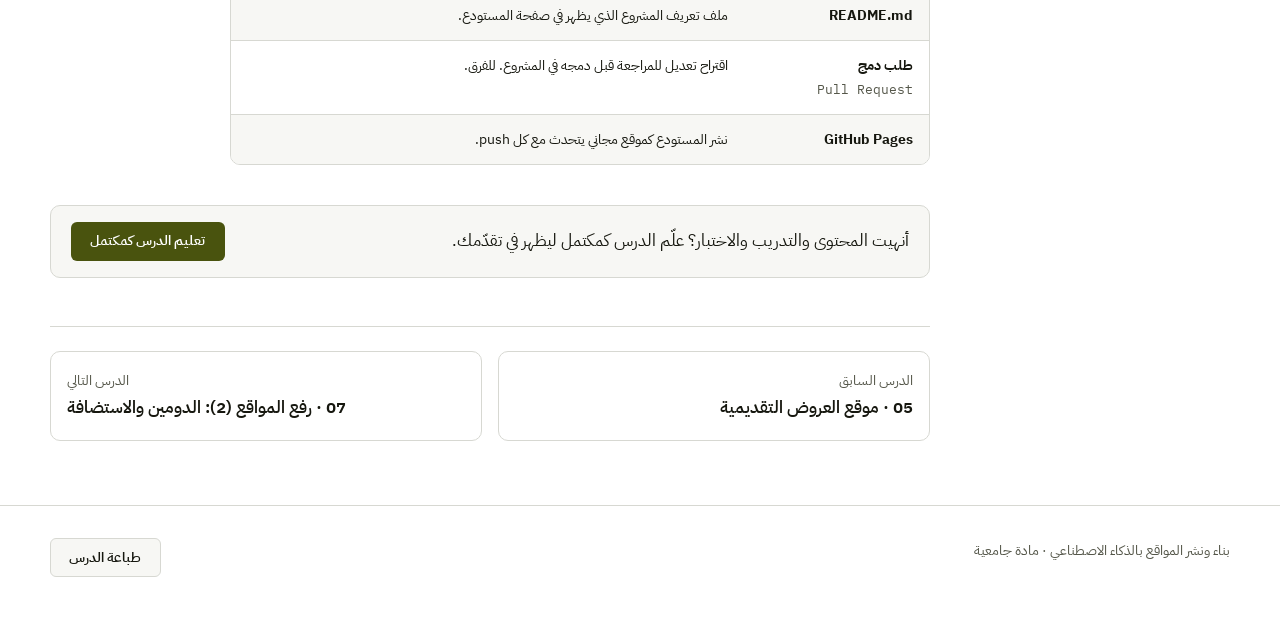
<file: lessons/lesson-06.html>
<!DOCTYPE html>
<html lang="ar" dir="rtl" data-root="../">
<head>
  <meta charset="UTF-8">
  <meta name="viewport" content="width=device-width, initial-scale=1">
  <title>الدرس 6 · رفع المواقع (1): Git و GitHub | بناء ونشر المواقع بالذكاء الاصطناعي</title>
  <meta name="description" content="مشكلة «نسخة نهائية 2»، لقطات Git والرجوع للخلف، لماذا Git ضروري مع الذكاء الاصطناعي، ثم GitHub و GitHub Pages.">
  <script>(function(){try{var t=localStorage.getItem('bnm-theme');if(!t)t=matchMedia('(prefers-color-scheme: dark)').matches?'dark':'light';document.documentElement.setAttribute('data-theme',t)}catch(e){}})();</script>
  <link rel="preconnect" href="https://fonts.googleapis.com">
  <link rel="preconnect" href="https://fonts.gstatic.com" crossorigin>
  <link href="https://fonts.googleapis.com/css2?family=IBM+Plex+Sans+Arabic:wght@400;500;600;700&family=IBM+Plex+Mono:wght@400;600&display=swap" rel="stylesheet">
  <link rel="stylesheet" href="../assets/css/style.css">
  <script>document.documentElement.classList.add('gate-pending');setTimeout(function(){document.documentElement.classList.remove('gate-pending')},3000);</script>
  <link rel="icon" href="data:image/svg+xml,%3Csvg xmlns='http://www.w3.org/2000/svg' viewBox='0 0 32 32'%3E%3Crect width='32' height='32' rx='7' fill='%234a5a1e'/%3E%3Ctext x='16' y='21' text-anchor='middle' font-family='monospace' font-size='14' font-weight='700' fill='white'%3E%3C/%3E%3C/text%3E%3C/svg%3E">
</head>
<body data-lesson="6">
  <a class="skip-link" href="#main">تخطّ إلى المحتوى</a>

  <header class="topbar">
    <div class="container">
      <a class="brand" href="../index.html">
        <span class="brand-mark" aria-hidden="true">&lt;/&gt;</span>
        <span>بناء ونشر المواقع<span class="brand-sub">بالذكاء الاصطناعي</span></span>
      </a>
      <nav class="nav" id="nav" aria-label="الأقسام">
        <a href="../index.html">الرئيسية</a>
        <a href="../index.html#lessons" aria-current="page">الدروس</a>
        <a href="../pages/glossary.html">المسرد</a>
        <a href="../pages/resources.html">الموارد</a>
        <a href="../pages/about.html">عن المادة</a>
      </nav>
      <div class="topbar-tools">
        <div class="ring" role="img" aria-label="نسبة الإنجاز"><span>0%</span></div>
        <button class="icon-btn" type="button" data-theme-toggle aria-label="التبديل إلى الوضع الليلي">
          <svg class="icon-moon" viewBox="0 0 24 24" fill="none" stroke="currentColor" stroke-width="1.8" aria-hidden="true"><path d="M21 12.8A9 9 0 1 1 11.2 3a7 7 0 0 0 9.8 9.8z"/></svg>
          <svg class="icon-sun" viewBox="0 0 24 24" fill="none" stroke="currentColor" stroke-width="1.8" aria-hidden="true"><circle cx="12" cy="12" r="4"/><path d="M12 2v2M12 20v2M4.9 4.9l1.4 1.4M17.7 17.7l1.4 1.4M2 12h2M20 12h2M4.9 19.1l1.4-1.4M17.7 6.3l1.4-1.4"/></svg>
        </button>
        <button class="icon-btn nav-toggle" type="button" aria-expanded="false" aria-controls="nav" aria-label="القائمة">
          <svg viewBox="0 0 24 24" fill="none" stroke="currentColor" stroke-width="1.8" aria-hidden="true"><path d="M4 7h16M4 12h16M4 17h16"/></svg>
        </button>
      </div>
    </div>
  </header>

  <div class="container lesson-layout">
    <aside class="sidebar" aria-label="قائمة الدروس">
      <details>
        <summary>قائمة الدروس</summary>
        <h2>المحاضرات</h2>
        <ul class="side-list" data-side-list></ul>
      </details>
      <div class="side-progress">
        <div class="row"><span>تقدّمك</span><strong data-progress-percent>0%</strong></div>
        <div class="bar" aria-hidden="true"><i data-progress-bar></i></div>
        <div class="row"><span>دروس مكتملة</span><span data-progress-text>0 / 10</span></div>
      </div>
    </aside>

    <main id="main">
      <header class="lesson-head">
        <div class="kicker">
          <span class="num-big">المحاضرة 06</span>
          <span class="badge">90 دقيقة</span>
          <span class="badge badge-project">درجة النشر 3: GitHub Pages</span>
        </div>
        <h1>رفع المواقع (1): Git و GitHub</h1>
        <p class="meta">
          <span>وداعًا «نسخة نهائية 2»</span>
          <span>لقطات ترجع إليها متى شئت</span>
          <span>مشاريعك الأربعة على GitHub</span>
        </p>
      </header>

      <div class="tabs" role="tablist" aria-label="أقسام الدرس">
        <button class="tab" role="tab" id="tab-content" aria-controls="panel-content" aria-selected="true" data-tab="content"><span class="n">1</span><span class="long">محتوى الدرس</span><span class="short">المحتوى</span></button>
        <button class="tab" role="tab" id="tab-practice" aria-controls="panel-practice" aria-selected="false" data-tab="practice" tabindex="-1"><span class="n">2</span><span class="long">التدريب العملي</span><span class="short">العملي</span></button>
        <button class="tab" role="tab" id="tab-quiz" aria-controls="panel-quiz" aria-selected="false" data-tab="quiz" tabindex="-1"><span class="n">3</span><span class="long">التدريب النظري والاختبار</span><span class="short">الاختبار</span></button>
      </div>

      <!-- ============ 1. المحتوى ============ -->
      <section id="panel-content" role="tabpanel" aria-labelledby="tab-content" class="lesson-body prose" data-print-title="محتوى الدرس">
        <h2>مشكلة «نسخة نهائية 2»</h2>
        <p>افتح مجلد أي مشروع قديم وستجد: <code>final</code>، <code>final-2</code>، <code>final-REAL</code>، <code>final-before-change</code>. كل مجلد نسخة كاملة، ولا أحد يذكر الفرق بينها، وأي تعديل خاطئ يعني البحث في المجلدات عن آخر نسخة كانت تعمل.</p>
        <p>مع الذكاء الاصطناعي تتضاعف المشكلة: تطلب تعديلًا صغيرًا فيغيّر عشرة ملفات دفعة واحدة، ويكسر شيئًا كان يعمل، ولا تعرف ماذا غيّر بالضبط. <strong>Git هو الحل</strong>، وهو أهم أداة في هذه المادة بعد المتصفح.</p>

        <h2>Git: كاميرا تصوّر مجلدك</h2>
        <p>تخيّل كاميرا تلتقط صورة لمجلد المشروع كاملًا كلما طلبت. كل صورة اسمها <strong>لقطة (Commit)</strong>، ولها رسالة تصف ما تغيّر. الصور تُحفظ بالترتيب في <strong>سجل (History)</strong>، وتستطيع في أي لحظة أن تعود إلى أي صورة قديمة. المجلد نفسه اسمه <strong>مستودع (Repository)</strong>.</p>
        <p>ما يميّز Git عن نسخ المجلدات: لا تكرار للملفات، ورسالة مع كل لقطة، ومقارنة دقيقة تخبرك أي سطر تغيّر في أي ملف.</p>
        <div class="table-wrap">
          <table>
            <thead><tr><th>ما تريده</th><th>الأمر</th><th>بلغة بسيطة</th></tr></thead>
            <tbody>
              <tr><td>ابدأ التصوير في هذا المجلد</td><td><code>git init</code></td><td>يحوّل المجلد إلى مستودع (مرة واحدة فقط)</td></tr>
              <tr><td>ما الذي تغيّر منذ آخر لقطة؟</td><td><code>git status</code></td><td>قائمة الملفات المعدّلة والجديدة</td></tr>
              <tr><td>جهّز كل التغييرات للقطة</td><td><code>git add .</code></td><td>النقطة تعني «كل شيء»</td></tr>
              <tr><td>التقط الصورة برسالة</td><td><code>git commit -m "أضفت صفحة التواصل"</code></td><td>الرسالة تصف ما فعلت، للمستقبل</td></tr>
              <tr><td>اعرض السجل</td><td><code>git log --oneline</code></td><td>سطر لكل لقطة: رقم قصير + الرسالة</td></tr>
              <tr><td>ألغِ التعديلات التي لم أصوّرها بعد</td><td><code>git restore .</code></td><td>يعيد الملفات إلى آخر لقطة</td></tr>
              <tr><td>أعد ملفات لقطة قديمة</td><td><code>git checkout a1b2c3 -- .</code></td><td>يجلب ملفات اللقطة رقم a1b2c3، ثم تصوّر لقطة جديدة</td></tr>
            </tbody>
          </table>
        </div>
        <p>سبعة أوامر تكفي المادة كلها. وإن كانت الأوامر تزعجك فبرنامج <strong>GitHub Desktop</strong> يفعل الشيء نفسه بأزرار: Commit، History، Push. الفكرة واحدة.</p>

        <div class="callout callout-note">
          <div class="callout-title">
            <svg viewBox="0 0 24 24" fill="none" stroke="currentColor" stroke-width="2" aria-hidden="true"><path d="M12 22a10 10 0 1 0 0-20 10 10 0 0 0 0 20zM12 8v4M12 16h.01"/></svg>
            القاعدة الذهبية مع الذكاء الاصطناعي
          </div>
          <p><strong>لقطة قبل كل طلب.</strong> قبل أن تطلب من الذكاء الاصطناعي أي تعديل، صوّر لقطة. إن أعجبك التعديل، صوّر لقطة أخرى. إن كسر شيئًا، <code>git restore .</code> ويعود كل شيء كما كان في ثانية. بلا Git، الرجوع يعني إعادة البناء.</p>
        </div>

        <h3>الرسالة الجيدة</h3>
        <p>الرسالة تُقرأ بعد شهر حين تنسى ما فعلت. اكتب <em>ماذا</em> و<em>لماذا</em> بجملة قصيرة:</p>
        <ul>
          <li>سيئة: <code>تعديلات</code>، <code>update</code>، <code>fix</code>.</li>
          <li>جيدة: <code>أضفت زر واتساب ثابتًا للجوال</code>، <code>أصلحت مسارات الصور بعد نقلها إلى assets</code>.</li>
        </ul>

        <h2>GitHub: نسخة في السحابة، وموقع مجاني</h2>
        <p>Git يعمل على جهازك. <strong>GitHub</strong> موقع يحفظ نسخة من مستودعك على الإنترنت، فيصبح لديك: نسخة احتياطية، ومكان يراه الآخرون (المدرّب، صاحب عمل)، وموقع منشور مجانًا.</p>
        <div class="table-wrap">
          <table>
            <thead><tr><th>المصطلح</th><th>معناه</th></tr></thead>
            <tbody>
              <tr><td><strong>Repository</strong> على GitHub</td><td>نسخة مستودعك في السحابة. لكل مشروع مستودع.</td></tr>
              <tr><td><strong>Push</strong></td><td>ارفع لقطاتي الجديدة من جهازي إلى GitHub.</td></tr>
              <tr><td><strong>Pull</strong></td><td>أنزل ما على GitHub إلى جهازي (إن عدّلت من جهاز آخر).</td></tr>
              <tr><td><strong>README.md</strong></td><td>ملف نصي يظهر في صفحة المستودع: ما المشروع، كيف يُفتح، رابط الموقع الحي. أول ما يقرؤه الزائر.</td></tr>
              <tr><td><strong>Pull Request</strong></td><td>اقتراح تعديل للمراجعة قبل دمجه. تستخدمه الفرق، وستراه كثيرًا، لكنك في مشروعك الفردي لا تحتاجه الآن.</td></tr>
              <tr><td><strong>GitHub Pages</strong></td><td>خدمة تنشر مستودعك كموقع على رابط <code>اسمك.github.io/اسم-المستودع</code>. مجانية.</td></tr>
            </tbody>
          </table>
        </div>

        <h3>الدرجة الثالثة من سلّم النشر</h3>
        <p>ما الفرق عن Netlify Drop؟ في Netlify Drop تسحب المجلد كل مرة وتحصل على رابط جديد. في GitHub Pages: <strong>كل <code>git push</code> يحدّث الموقع تلقائيًا</strong> على الرابط نفسه، ومع سجل كامل لكل نسخة. هذا هو الفرق بين «رفع ملفات» و«نشر مشروع».</p>
        <p>تفعيله ثلاث نقرات: صفحة المستودع ← Settings ← Pages ← اختر Branch: main ← Save. بعد دقيقة يظهر الرابط.</p>

        <div class="callout callout-advanced">
          <div class="callout-title">
            <svg viewBox="0 0 24 24" fill="none" stroke="currentColor" stroke-width="2" aria-hidden="true"><path d="M12 2l2.9 6.6 7.1.6-5.4 4.7 1.6 7.1L12 17.3 5.8 21l1.6-7.1L2 9.2l7.1-.6z"/></svg>
            للمتقدمين
          </div>
          <p>هذا الموقع الذي تقرأ منه مستودع Git أيضًا. افتح <code>git log --oneline</code> في مجلده وسترى كيف بُني درسًا درسًا. وجرّب <code>git diff</code> بعد أي تعديل: يعرض بالضبط الأسطر التي تغيّرت، بالأحمر ما حُذف وبالأخضر ما أُضيف. هذه أفضل طريقة لمراجعة ما فعله الذكاء الاصطناعي قبل أن تقبله.</p>
        </div>

        <h2>مسرد الدرس</h2>
        <dl class="terms">
          <div><dt>Git <span></span></dt><dd>أداة تحفظ لقطات من مجلد المشروع وتتيح الرجوع إلى أي لقطة.</dd></div>
          <div><dt>مستودع <span>Repository / Repo</span></dt><dd>مجلد المشروع بعد تفعيل Git فيه، أو نسخته على GitHub.</dd></div>
          <div><dt>لقطة <span>Commit</span></dt><dd>صورة محفوظة للمجلد كاملًا مع رسالة تصف التغيير.</dd></div>
          <div><dt>سجل <span>History / Log</span></dt><dd>قائمة اللقطات بالترتيب الزمني.</dd></div>
          <div><dt>استرجاع <span>Restore / Checkout</span></dt><dd>إعادة الملفات إلى حالة لقطة سابقة.</dd></div>
          <div><dt>GitHub <span></span></dt><dd>موقع يستضيف مستودعات Git في السحابة ويوفر GitHub Pages.</dd></div>
          <div><dt>رفع <span>Push</span></dt><dd>إرسال اللقطات الجديدة من جهازك إلى GitHub.</dd></div>
          <div><dt>README.md <span></span></dt><dd>ملف تعريف المشروع الذي يظهر في صفحة المستودع.</dd></div>
          <div><dt>طلب دمج <span>Pull Request</span></dt><dd>اقتراح تعديل للمراجعة قبل دمجه في المشروع. للفرق.</dd></div>
          <div><dt>GitHub Pages <span></span></dt><dd>نشر المستودع كموقع مجاني يتحدث مع كل push.</dd></div>
        </dl>
      </section>

      <!-- ============ 2. التدريب العملي ============ -->
      <section id="panel-practice" role="tabpanel" aria-labelledby="tab-practice" class="lesson-body prose" hidden data-print-title="التدريب العملي">
        <p>مخرج اليوم: <strong>كسرت موقعك عمدًا واسترجعته بـ Git</strong>، ثم <strong>مشاريعك الأربعة على GitHub</strong> بروابط GitHub Pages حية.</p>

        <h2>الجزء الأول: التجهيز (15 دقيقة)</h2>
        <ol class="steps">
          <li><strong>ثبّت Git.</strong><p>من <a href="https://git-scm.com/downloads" target="_blank" rel="noopener">git-scm.com</a>. اترك الخيارات الافتراضية. للتأكد افتح الطرفية (Terminal) واكتب <code>git --version</code>.</p></li>
          <li><strong>أنشئ حسابًا على <a href="https://github.com" target="_blank" rel="noopener">GitHub</a></strong> باسم مهني (اسمك الحقيقي أو قريب منه). هذا الحساب سيظهر في سيرتك.</li>
          <li><strong>عرّف Git بنفسك</strong> مرة واحدة:
<pre><code>git config --global user.name "اسمك"
git config --global user.email "بريدك@example.com"</code></pre></li>
        </ol>

        <h2>الجزء الثاني: اكسر واسترجع (25 دقيقة)</h2>
        <p>نستخدم مشروع الدرس 2 (<code>my-card</code>). افتح الطرفية داخل مجلده (في VS Code: Terminal ← New Terminal).</p>
        <ol class="steps">
          <li><strong>ابدأ التصوير وصوّر أول لقطة.</strong>
<pre><code>git init
git add .
git commit -m "النسخة الأولى من البطاقة الرقمية"
git log --oneline</code></pre>
<p>سترى سطرًا واحدًا برقم قصير ورسالتك.</p></li>
          <li><strong>التخريب الأول (بلا لقطة).</strong><p>افتح <code>style.css</code>، حدد كل محتواه واحذفه، احفظ. افتح الموقع في المتصفح: بلا تنسيق. الآن:</p>
<pre><code>git status
git restore .</code></pre>
<p>حدّث المتصفح. عاد كل شيء. هذا ما ستفعله كل مرة يكسر الذكاء الاصطناعي شيئًا.</p></li>
          <li><strong>التخريب الثاني (بلقطة).</strong><p>غيّر لون العنوان في CSS إلى أصفر فاقع واحفظ، ثم صوّر لقطة: <code>git add .</code> ثم <code>git commit -m "جربت الأصفر"</code>. الآن الخراب محفوظ في السجل. للرجوع:</p>
<pre><code>git log --oneline
git checkout [رقم اللقطة الأولى] -- .
git commit -m "رجعت إلى اللون الأصلي"</code></pre>
<p>لاحظ: لم نحذف لقطة «الأصفر» من السجل، بل أضفنا لقطة جديدة تعيد الملفات. السجل لا يُمحى، وهذا مقصود.</p></li>
          <li><strong>طبّق القاعدة الذهبية.</strong><p>اطلب من الذكاء الاصطناعي تعديلًا حقيقيًا على البطاقة (مثل إضافة قسم مهارات). <em>قبل</em> لصق النتيجة: لقطة. بعد التأكد أنها تعمل: لقطة برسالة تصف الإضافة.</p></li>
        </ol>

        <h2>الجزء الثالث: على GitHub وعلى الهواء (50 دقيقة)</h2>
        <ol class="steps">
          <li><strong>أنشئ مستودعًا على GitHub.</strong><p>الزر الأخضر New. الاسم: <code>my-card</code>. اتركه Public. لا تضف README من هنا (لديك ملفات). Create repository.</p></li>
          <li><strong>اربط وارفع.</strong><p>GitHub سيعرض لك الأوامر. هي ثلاثة:</p>
<pre><code>git remote add origin https://github.com/اسمك/my-card.git
git branch -M main
git push -u origin main</code></pre>
<p>سيطلب تسجيل الدخول أول مرة. بعدها حدّث صفحة GitHub: ملفاتك هناك.</p></li>
          <li><strong>أضف README.md.</strong><p>ملف نصي في جذر المشروع بثلاثة أسطر: اسم المشروع، جملة عنه، ورابط الموقع الحي (ستضيفه بعد الخطوة التالية). ثم لقطة و <code>git push</code>.</p></li>
          <li><strong>فعّل GitHub Pages.</strong><p>Settings ← Pages ← Branch: main ← Save. انتظر دقيقة وحدّث الصفحة. الرابط: <code>https://اسمك.github.io/my-card/</code>. افتحه على جوالك. أنت على الدرجة الثالثة.</p></li>
          <li><strong>كرّر للمشاريع الثلاثة الأخرى</strong> (النشاط التجاري، المعرض، العرض التقديمي). لكل مشروع: <code>git init</code>، لقطة، مستودع جديد على GitHub، push، Pages. المرة الثانية تأخذ 5 دقائق.</li>
          <li><strong>جرّب التحديث التلقائي.</strong><p>عدّل شيئًا صغيرًا في أي مشروع، لقطة، <code>git push</code>. انتظر دقيقة وحدّث الرابط: التعديل ظهر بلا سحب وإفلات.</p></li>
          <li><strong>أرسل للمدرّب</strong> رابط حسابك على GitHub. فيه المستودعات الأربعة وروابطها الحية.</li>
        </ol>

        <div class="callout callout-stuck">
          <div class="callout-title">
            <svg viewBox="0 0 24 24" fill="none" stroke="currentColor" stroke-width="2" aria-hidden="true"><path d="M12 3l9 16H3l9-16zM12 10v4M12 17h.01"/></svg>
            إذا تعثّرت
          </div>
          <ul>
            <li><strong>الأوامر ترعبني:</strong> ثبّت <a href="https://desktop.github.com" target="_blank" rel="noopener">GitHub Desktop</a>. Add local repository ← اختر المجلد ← Commit ← Publish repository. الأزرار نفسها الأوامر.</li>
            <li><strong>git: command not found:</strong> Git لم يُثبّت أو الطرفية لم تُعد فتحها بعد التثبيت. أغلق VS Code وافتحه.</li>
            <li><strong>Pages يعطي 404:</strong> إما لم تمر دقيقة بعد، أو <code>index.html</code> ليس في جذر المستودع، أو الاسم <code>Index.html</code>. نفس درس المسارات.</li>
            <li><strong>push يطلب كلمة مرور ويرفضها:</strong> GitHub لا يقبل كلمة المرور في الطرفية. سجّل الدخول من النافذة التي تظهر، أو استخدم GitHub Desktop.</li>
            <li><strong>الموقع يعمل على جهازي ومكسور على Pages:</strong> مسار يبدأ بـ <code>/</code> (مطلق). اجعله نسبيًا. راجع الدرس 4.</li>
          </ul>
        </div>

        <div class="callout callout-advanced">
          <div class="callout-title">
            <svg viewBox="0 0 24 24" fill="none" stroke="currentColor" stroke-width="2" aria-hidden="true"><path d="M12 2l2.9 6.6 7.1.6-5.4 4.7 1.6 7.1L12 17.3 5.8 21l1.6-7.1L2 9.2l7.1-.6z"/></svg>
            للمتقدمين
          </div>
          <ul>
            <li>أنشئ فرعًا (branch) باسم <code>experiment</code>، جرّب فيه تعديلًا جريئًا، ثم ادمجه أو احذفه: <code>git switch -c experiment</code>.</li>
            <li>افتح Pull Request من الفرع إلى main على GitHub واقرأ كيف يعرض الفرق. هكذا تعمل الفرق البرمجية.</li>
            <li>أضف ملف <code>.gitignore</code> يتجاهل الملفات المؤقتة مثل <code>.DS_Store</code> و<code>Thumbs.db</code>.</li>
          </ul>
        </div>
      </section>

      <!-- ============ 3. النظري والاختبار ============ -->
      <section id="panel-quiz" role="tabpanel" aria-labelledby="tab-quiz" class="lesson-body prose" hidden data-print-title="التدريب النظري والاختبار">
        <h2>تلخيص المفاهيم</h2>
        <ul>
          <li>Git كاميرا تصوّر لقطات (commits) من مجلد المشروع، لكل لقطة رسالة، وتستطيع الرجوع إلى أيها.</li>
          <li>سبعة أوامر: <code>init</code>، <code>status</code>، <code>add .</code>، <code>commit -m</code>، <code>log --oneline</code>، <code>restore .</code>، <code>checkout [رقم] -- .</code></li>
          <li>القاعدة الذهبية: لقطة قبل كل طلب من الذكاء الاصطناعي، ولقطة بعد التأكد.</li>
          <li><code>restore .</code> يلغي ما لم يُصوَّر بعد. <code>checkout [رقم] -- .</code> يجلب ملفات لقطة قديمة ثم تصوّر لقطة جديدة. السجل لا يُمحى.</li>
          <li>GitHub نسخة سحابية: push يرفع، README يعرّف، Pull Request للفرق، وGitHub Pages ينشر مجانًا.</li>
          <li>الدرجة الثالثة: كل push يحدّث الموقع تلقائيًا على الرابط نفسه، مع سجل كامل.</li>
        </ul>

        <h2>الاختبار</h2>
        <p>عشرة أسئلة عن أوامر Git وسيناريوهات الاسترجاع. اختر إجابة لترى التصحيح والشرح فورًا.</p>
        <div id="quiz" class="quiz no-print"></div>
        <div class="print-quiz"></div>
      </section>

      <div class="complete-bar" data-complete>
        <p></p>
        <button class="btn" type="button">تعليم الدرس كمكتمل</button>
      </div>

      <nav class="lesson-nav" aria-label="التنقل بين الدروس" data-lesson-nav></nav>
    </main>
  </div>

  <footer class="footer">
    <div class="container">
      <span>بناء ونشر المواقع بالذكاء الاصطناعي · مادة جامعية</span>
      <span><button class="btn btn-subtle no-print" type="button" onclick="window.print()">طباعة الدرس</button></span>
    </div>
  </footer>

  <script>
  window.QUIZ_DATA = [
    {
      scenario: "سيناريو استرجاع",
      q: "طلبت من الذكاء الاصطناعي تعديلًا فكسر الموقع. لم تصوّر لقطة بعد التعديل، لكنك صوّرت قبله. ما الأمر الذي يعيد كل شيء؟",
      options: ["git init", "git restore .", "git push", "git commit -m \"إصلاح\""],
      answer: 1,
      explain: "restore . يعيد كل الملفات إلى آخر لقطة محفوظة، أي إلى ما قبل التعديل. لهذا نصوّر لقطة قبل كل طلب."
    },
    {
      scenario: "سيناريو استرجاع",
      q: "صوّرت لقطة بعد تعديل سيئ، ثم اكتشفت أنه سيئ. كيف ترجع إلى ما قبله؟",
      options: ["git restore . يكفي", "احذف المجلد وابدأ من جديد", "git log --oneline ثم git checkout [رقم اللقطة السابقة] -- . ثم لقطة جديدة", "لا يمكن الرجوع بعد commit"],
      answer: 2,
      explain: "restore يعمل فقط لما لم يُصوَّر. التعديل صار في لقطة، فتجلب ملفات اللقطة السابقة بـ checkout وتصوّر لقطة جديدة. السجل يبقى كاملًا."
    },
    {
      scenario: "أوامر",
      q: "ما الترتيب الصحيح لتصوير لقطة؟",
      options: ["git push ثم git commit", "git init كل مرة", "git commit ثم git add", "git add . ثم git commit -m \"رسالة\""],
      answer: 3,
      explain: "add يجهّز التغييرات، commit يصوّرها برسالة. init مرة واحدة فقط في بداية المشروع، وpush للرفع إلى GitHub."
    },
    {
      scenario: "رسائل",
      q: "أي رسالة لقطة أفضل؟",
      options: ["أصلحت مسارات الصور بعد نقلها إلى assets", "final final", "update", "تعديلات"],
      answer: 0,
      explain: "الرسالة تُقرأ بعد شهر. «ماذا ولماذا» بجملة قصيرة تجعل السجل مفهومًا. الكلمات العامة لا تخبر بشيء."
    },
    {
      scenario: "القاعدة الذهبية",
      q: "متى تصوّر لقطة عند العمل مع الذكاء الاصطناعي؟",
      options: ["في نهاية اليوم فقط", "قبل كل طلب تعديل، وبعد التأكد أن النتيجة تعمل", "فقط حين ينكسر شيء", "مرة عند إنشاء المشروع"],
      answer: 1,
      explain: "اللقطة قبل الطلب تجعل الرجوع بأمر واحد. اللقطة بعد النجاح تحفظ التقدّم. هكذا لا تخسر أكثر من طلب واحد أبدًا."
    },
    {
      scenario: "GitHub",
      q: "عدّلت الموقع على جهازك وصوّرت لقطة، لكن GitHub Pages ما زال يعرض النسخة القديمة. ما الناقص؟",
      options: ["إعادة تفعيل Pages", "git init", "git push", "git restore ."],
      answer: 2,
      explain: "اللقطة على جهازك فقط. push يرفعها إلى GitHub، وPages يحدّث الموقع تلقائيًا بعد دقيقة."
    },
    {
      scenario: "مقارنة",
      q: "ما الفرق الجوهري بين Netlify Drop و GitHub Pages؟",
      options: ["Drop أسرع دائمًا", "Pages يحتاج دفعًا", "لا فرق، كلاهما مجاني", "Pages يتحدّث تلقائيًا مع كل push ويحتفظ بسجل النسخ، وDrop يحتاج سحب المجلد كل مرة"],
      answer: 3,
      explain: "Drop رفع ملفات. Pages نشر مشروع: الرابط ثابت، التحديث بأمر واحد، والسجل كامل. هذا معنى الصعود درجة."
    },
    {
      scenario: "تشخيص",
      q: "فعّلت Pages والرابط يعطي 404 بعد خمس دقائق. السبب الأرجح؟",
      options: ["index.html ليس في جذر المستودع أو اسمه بحرف كبير", "يجب دفع اشتراك", "المتصفح قديم", "GitHub معطل"],
      answer: 0,
      explain: "Pages يبحث عن index.html في الجذر بالضبط، مثل Netlify والمتصفح. راجع المكان والاسم."
    },
    {
      scenario: "مفاهيم",
      q: "ما وظيفة ملف README.md في المستودع؟",
      options: ["يشغّل الموقع", "يعرّف المشروع في صفحة المستودع: ما هو، كيف يُفتح، رابط الموقع الحي", "يحفظ كلمات المرور", "يحدد ألوان الموقع"],
      answer: 1,
      explain: "README أول ما يراه زائر المستودع. ثلاثة أسطر تكفي: الاسم، الوصف، الرابط الحي."
    },
    {
      scenario: "مفاهيم",
      q: "زميلك في فريق يريد اقتراح تعديل على مشروعك ليراجعه أحد قبل دمجه. أي أداة في GitHub تناسب ذلك؟",
      options: ["git restore", "README", "Pull Request", "GitHub Pages"],
      answer: 2,
      explain: "Pull Request يعرض التعديل المقترح مع الفرق سطرًا سطرًا، ويُدمج بعد المراجعة. أداة الفرق، ولا تحتاجه في مشروعك الفردي الآن."
    }
  ];
  </script>
  <script src="../assets/js/app.js"></script>
  <script src="../assets/js/quiz.js"></script>
</body>
</html>
</file>
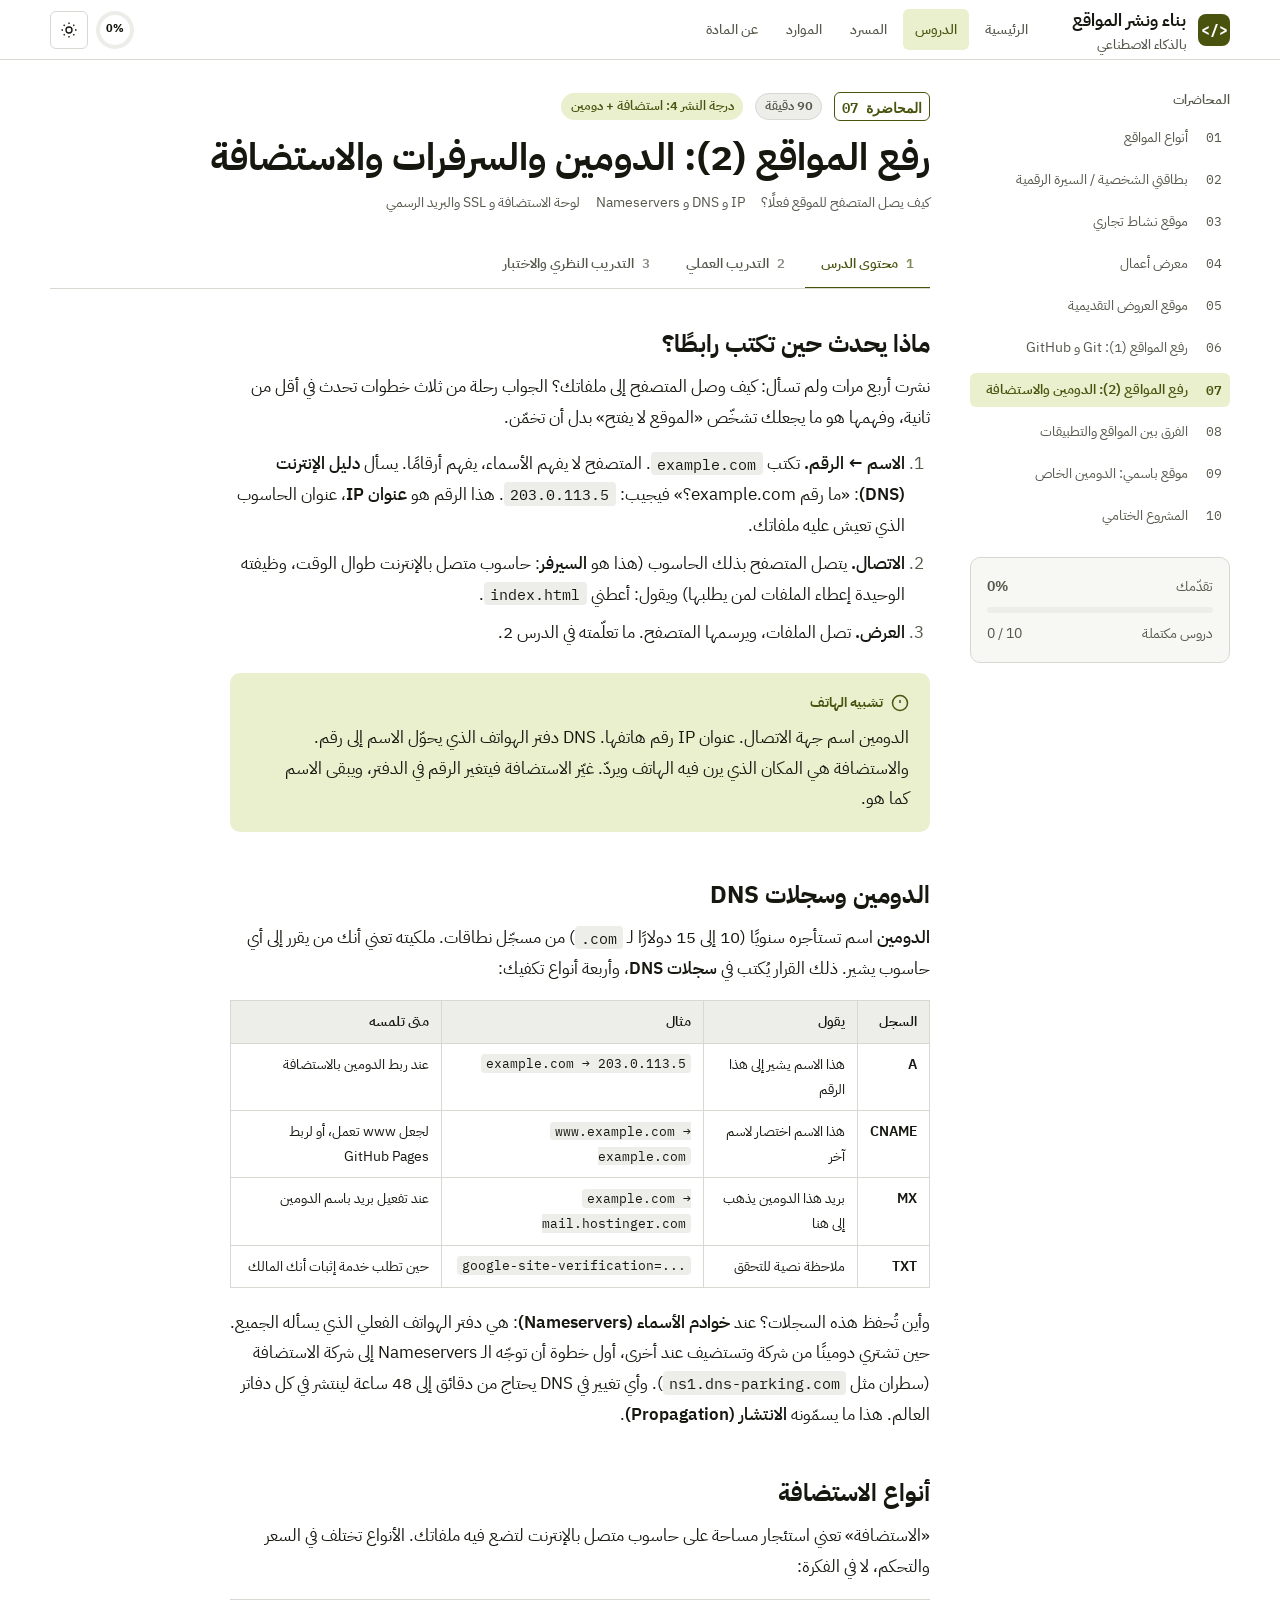
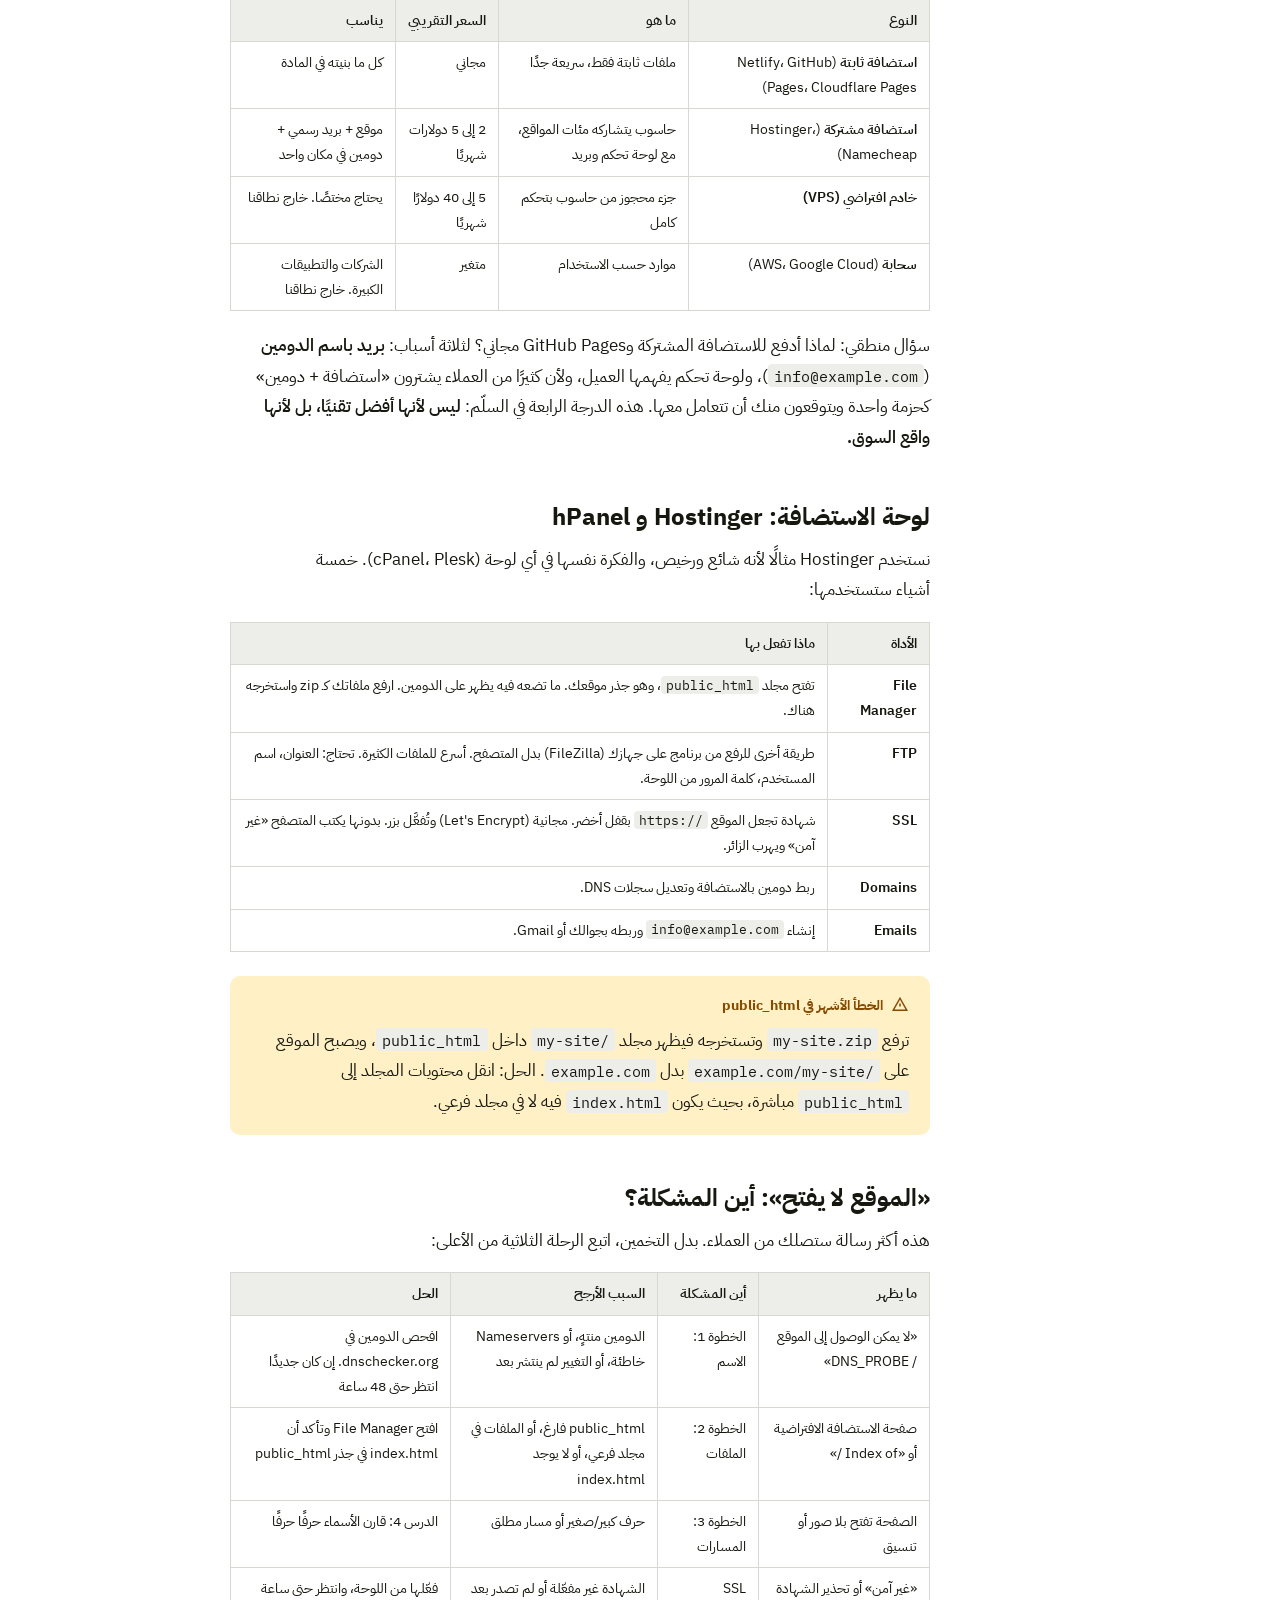
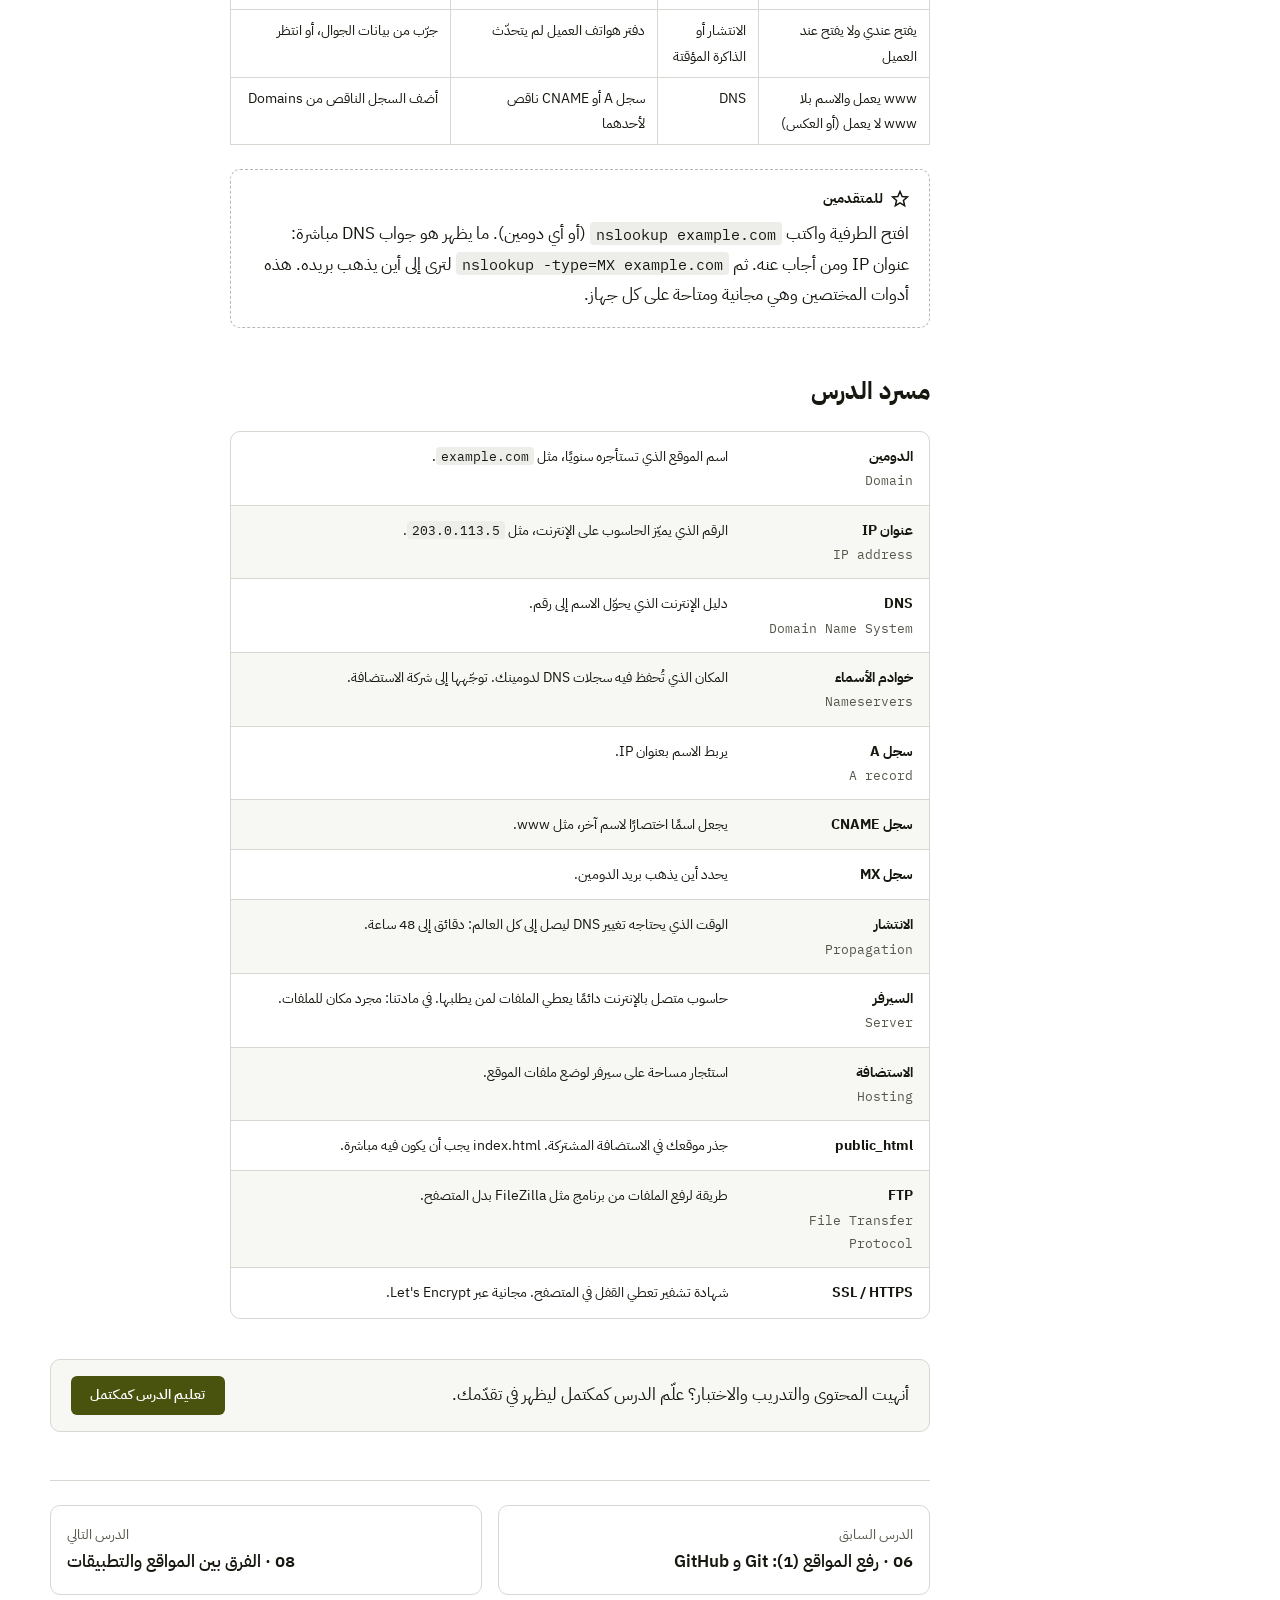
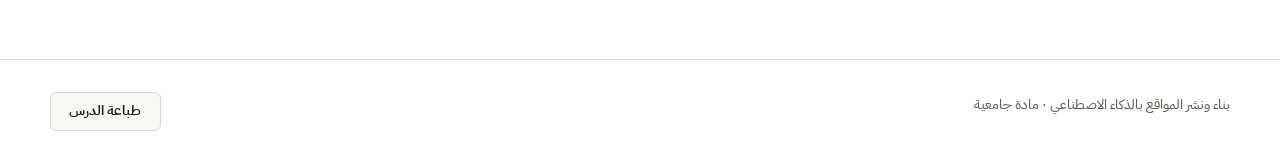
<file: lessons/lesson-07.html>
<!DOCTYPE html>
<html lang="ar" dir="rtl" data-root="../">
<head>
  <meta charset="UTF-8">
  <meta name="viewport" content="width=device-width, initial-scale=1">
  <title>الدرس 7 · رفع المواقع (2): الدومين والسرفرات والاستضافة | بناء ونشر المواقع بالذكاء الاصطناعي</title>
  <meta name="description" content="كيف يصل المتصفح للموقع فعلًا: IP و DNS و Nameservers. أنواع الاستضافة، لوحة Hostinger، رفع الملفات، FTP، SSL، والبريد الرسمي.">
  <script>(function(){try{var t=localStorage.getItem('bnm-theme');if(!t)t=matchMedia('(prefers-color-scheme: dark)').matches?'dark':'light';document.documentElement.setAttribute('data-theme',t)}catch(e){}})();</script>
  <link rel="preconnect" href="https://fonts.googleapis.com">
  <link rel="preconnect" href="https://fonts.gstatic.com" crossorigin>
  <link href="https://fonts.googleapis.com/css2?family=IBM+Plex+Sans+Arabic:wght@400;500;600;700&family=IBM+Plex+Mono:wght@400;600&display=swap" rel="stylesheet">
  <link rel="stylesheet" href="../assets/css/style.css">
  <script>document.documentElement.classList.add('gate-pending');setTimeout(function(){document.documentElement.classList.remove('gate-pending')},3000);</script>
  <link rel="icon" href="data:image/svg+xml,%3Csvg xmlns='http://www.w3.org/2000/svg' viewBox='0 0 32 32'%3E%3Crect width='32' height='32' rx='7' fill='%234a5a1e'/%3E%3Ctext x='16' y='21' text-anchor='middle' font-family='monospace' font-size='14' font-weight='700' fill='white'%3E%3C/%3E%3C/text%3E%3C/svg%3E">
</head>
<body data-lesson="7">
  <a class="skip-link" href="#main">تخطّ إلى المحتوى</a>

  <header class="topbar">
    <div class="container">
      <a class="brand" href="../index.html">
        <span class="brand-mark" aria-hidden="true">&lt;/&gt;</span>
        <span>بناء ونشر المواقع<span class="brand-sub">بالذكاء الاصطناعي</span></span>
      </a>
      <nav class="nav" id="nav" aria-label="الأقسام">
        <a href="../index.html">الرئيسية</a>
        <a href="../index.html#lessons" aria-current="page">الدروس</a>
        <a href="../pages/glossary.html">المسرد</a>
        <a href="../pages/resources.html">الموارد</a>
        <a href="../pages/about.html">عن المادة</a>
      </nav>
      <div class="topbar-tools">
        <div class="ring" role="img" aria-label="نسبة الإنجاز"><span>0%</span></div>
        <button class="icon-btn" type="button" data-theme-toggle aria-label="التبديل إلى الوضع الليلي">
          <svg class="icon-moon" viewBox="0 0 24 24" fill="none" stroke="currentColor" stroke-width="1.8" aria-hidden="true"><path d="M21 12.8A9 9 0 1 1 11.2 3a7 7 0 0 0 9.8 9.8z"/></svg>
          <svg class="icon-sun" viewBox="0 0 24 24" fill="none" stroke="currentColor" stroke-width="1.8" aria-hidden="true"><circle cx="12" cy="12" r="4"/><path d="M12 2v2M12 20v2M4.9 4.9l1.4 1.4M17.7 17.7l1.4 1.4M2 12h2M20 12h2M4.9 19.1l1.4-1.4M17.7 6.3l1.4-1.4"/></svg>
        </button>
        <button class="icon-btn nav-toggle" type="button" aria-expanded="false" aria-controls="nav" aria-label="القائمة">
          <svg viewBox="0 0 24 24" fill="none" stroke="currentColor" stroke-width="1.8" aria-hidden="true"><path d="M4 7h16M4 12h16M4 17h16"/></svg>
        </button>
      </div>
    </div>
  </header>

  <div class="container lesson-layout">
    <aside class="sidebar" aria-label="قائمة الدروس">
      <details>
        <summary>قائمة الدروس</summary>
        <h2>المحاضرات</h2>
        <ul class="side-list" data-side-list></ul>
      </details>
      <div class="side-progress">
        <div class="row"><span>تقدّمك</span><strong data-progress-percent>0%</strong></div>
        <div class="bar" aria-hidden="true"><i data-progress-bar></i></div>
        <div class="row"><span>دروس مكتملة</span><span data-progress-text>0 / 10</span></div>
      </div>
    </aside>

    <main id="main">
      <header class="lesson-head">
        <div class="kicker">
          <span class="num-big">المحاضرة 07</span>
          <span class="badge">90 دقيقة</span>
          <span class="badge badge-project">درجة النشر 4: استضافة + دومين</span>
        </div>
        <h1>رفع المواقع (2): الدومين والسرفرات والاستضافة</h1>
        <p class="meta">
          <span>كيف يصل المتصفح للموقع فعلًا؟</span>
          <span>IP و DNS و Nameservers</span>
          <span>لوحة الاستضافة و SSL والبريد الرسمي</span>
        </p>
      </header>

      <div class="tabs" role="tablist" aria-label="أقسام الدرس">
        <button class="tab" role="tab" id="tab-content" aria-controls="panel-content" aria-selected="true" data-tab="content"><span class="n">1</span><span class="long">محتوى الدرس</span><span class="short">المحتوى</span></button>
        <button class="tab" role="tab" id="tab-practice" aria-controls="panel-practice" aria-selected="false" data-tab="practice" tabindex="-1"><span class="n">2</span><span class="long">التدريب العملي</span><span class="short">العملي</span></button>
        <button class="tab" role="tab" id="tab-quiz" aria-controls="panel-quiz" aria-selected="false" data-tab="quiz" tabindex="-1"><span class="n">3</span><span class="long">التدريب النظري والاختبار</span><span class="short">الاختبار</span></button>
      </div>

      <!-- ============ 1. المحتوى ============ -->
      <section id="panel-content" role="tabpanel" aria-labelledby="tab-content" class="lesson-body prose" data-print-title="محتوى الدرس">
        <h2>ماذا يحدث حين تكتب رابطًا؟</h2>
        <p>نشرت أربع مرات ولم تسأل: كيف وصل المتصفح إلى ملفاتك؟ الجواب رحلة من ثلاث خطوات تحدث في أقل من ثانية، وفهمها هو ما يجعلك تشخّص «الموقع لا يفتح» بدل أن تخمّن.</p>
        <ol>
          <li><strong>الاسم ← الرقم.</strong> تكتب <code>example.com</code>. المتصفح لا يفهم الأسماء، يفهم أرقامًا. يسأل <strong>دليل الإنترنت (DNS)</strong>: «ما رقم example.com؟» فيجيب: <code>203.0.113.5</code>. هذا الرقم هو <strong>عنوان IP</strong>، عنوان الحاسوب الذي تعيش عليه ملفاتك.</li>
          <li><strong>الاتصال.</strong> يتصل المتصفح بذلك الحاسوب (هذا هو <strong>السيرفر</strong>: حاسوب متصل بالإنترنت طوال الوقت، وظيفته الوحيدة إعطاء الملفات لمن يطلبها) ويقول: أعطني <code>index.html</code>.</li>
          <li><strong>العرض.</strong> تصل الملفات، ويرسمها المتصفح. ما تعلّمته في الدرس 2.</li>
        </ol>
        <div class="callout callout-note">
          <div class="callout-title">
            <svg viewBox="0 0 24 24" fill="none" stroke="currentColor" stroke-width="2" aria-hidden="true"><path d="M12 22a10 10 0 1 0 0-20 10 10 0 0 0 0 20zM12 8v4M12 16h.01"/></svg>
            تشبيه الهاتف
          </div>
          <p>الدومين اسم جهة الاتصال. عنوان IP رقم هاتفها. DNS دفتر الهواتف الذي يحوّل الاسم إلى رقم. والاستضافة هي المكان الذي يرن فيه الهاتف ويردّ. غيّر الاستضافة فيتغير الرقم في الدفتر، ويبقى الاسم كما هو.</p>
        </div>

        <h2>الدومين وسجلات DNS</h2>
        <p><strong>الدومين</strong> اسم تستأجره سنويًا (10 إلى 15 دولارًا لـ <code>.com</code>) من مسجّل نطاقات. ملكيته تعني أنك من يقرر إلى أي حاسوب يشير. ذلك القرار يُكتب في <strong>سجلات DNS</strong>، وأربعة أنواع تكفيك:</p>
        <div class="table-wrap">
          <table>
            <thead><tr><th>السجل</th><th>يقول</th><th>مثال</th><th>متى تلمسه</th></tr></thead>
            <tbody>
              <tr><td><strong>A</strong></td><td>هذا الاسم يشير إلى هذا الرقم</td><td><code>example.com → 203.0.113.5</code></td><td>عند ربط الدومين بالاستضافة</td></tr>
              <tr><td><strong>CNAME</strong></td><td>هذا الاسم اختصار لاسم آخر</td><td><code>www.example.com → example.com</code></td><td>لجعل www تعمل، أو لربط GitHub Pages</td></tr>
              <tr><td><strong>MX</strong></td><td>بريد هذا الدومين يذهب إلى هنا</td><td><code>example.com → mail.hostinger.com</code></td><td>عند تفعيل بريد باسم الدومين</td></tr>
              <tr><td><strong>TXT</strong></td><td>ملاحظة نصية للتحقق</td><td><code>google-site-verification=...</code></td><td>حين تطلب خدمة إثبات أنك المالك</td></tr>
            </tbody>
          </table>
        </div>
        <p>وأين تُحفظ هذه السجلات؟ عند <strong>خوادم الأسماء (Nameservers)</strong>: هي دفتر الهواتف الفعلي الذي يسأله الجميع. حين تشتري دومينًا من شركة وتستضيف عند أخرى، أول خطوة أن توجّه الـ Nameservers إلى شركة الاستضافة (سطران مثل <code>ns1.dns-parking.com</code>). وأي تغيير في DNS يحتاج من دقائق إلى 48 ساعة لينتشر في كل دفاتر العالم. هذا ما يسمّونه <strong>الانتشار (Propagation)</strong>.</p>

        <h2>أنواع الاستضافة</h2>
        <p>«الاستضافة» تعني استئجار مساحة على حاسوب متصل بالإنترنت لتضع فيه ملفاتك. الأنواع تختلف في السعر والتحكم، لا في الفكرة:</p>
        <div class="table-wrap">
          <table>
            <thead><tr><th>النوع</th><th>ما هو</th><th>السعر التقريبي</th><th>يناسب</th></tr></thead>
            <tbody>
              <tr><td><strong>استضافة ثابتة</strong> (Netlify، GitHub Pages، Cloudflare Pages)</td><td>ملفات ثابتة فقط، سريعة جدًا</td><td>مجاني</td><td>كل ما بنيته في المادة</td></tr>
              <tr><td><strong>استضافة مشتركة</strong> (Hostinger، Namecheap)</td><td>حاسوب يتشاركه مئات المواقع، مع لوحة تحكم وبريد</td><td>2 إلى 5 دولارات شهريًا</td><td>موقع + بريد رسمي + دومين في مكان واحد</td></tr>
              <tr><td><strong>خادم افتراضي (VPS)</strong></td><td>جزء محجوز من حاسوب بتحكم كامل</td><td>5 إلى 40 دولارًا شهريًا</td><td>يحتاج مختصًا. خارج نطاقنا</td></tr>
              <tr><td><strong>سحابة</strong> (AWS، Google Cloud)</td><td>موارد حسب الاستخدام</td><td>متغير</td><td>الشركات والتطبيقات الكبيرة. خارج نطاقنا</td></tr>
            </tbody>
          </table>
        </div>
        <p>سؤال منطقي: لماذا أدفع للاستضافة المشتركة وGitHub Pages مجاني؟ لثلاثة أسباب: <strong>بريد باسم الدومين</strong> (<code>info@example.com</code>)، ولوحة تحكم يفهمها العميل، ولأن كثيرًا من العملاء يشترون «استضافة + دومين» كحزمة واحدة ويتوقعون منك أن تتعامل معها. هذه الدرجة الرابعة في السلّم: <strong>ليس لأنها أفضل تقنيًا، بل لأنها واقع السوق.</strong></p>

        <h2>لوحة الاستضافة: Hostinger و hPanel</h2>
        <p>نستخدم Hostinger مثالًا لأنه شائع ورخيص، والفكرة نفسها في أي لوحة (cPanel، Plesk). خمسة أشياء ستستخدمها:</p>
        <div class="table-wrap">
          <table>
            <thead><tr><th>الأداة</th><th>ماذا تفعل بها</th></tr></thead>
            <tbody>
              <tr><td><strong>File Manager</strong></td><td>تفتح مجلد <code>public_html</code>، وهو جذر موقعك. ما تضعه فيه يظهر على الدومين. ارفع ملفاتك كـ zip واستخرجه هناك.</td></tr>
              <tr><td><strong>FTP</strong></td><td>طريقة أخرى للرفع من برنامج على جهازك (FileZilla) بدل المتصفح. أسرع للملفات الكثيرة. تحتاج: العنوان، اسم المستخدم، كلمة المرور من اللوحة.</td></tr>
              <tr><td><strong>SSL</strong></td><td>شهادة تجعل الموقع <code>https://</code> بقفل أخضر. مجانية (Let's Encrypt) وتُفعَّل بزر. بدونها يكتب المتصفح «غير آمن» ويهرب الزائر.</td></tr>
              <tr><td><strong>Domains</strong></td><td>ربط دومين بالاستضافة وتعديل سجلات DNS.</td></tr>
              <tr><td><strong>Emails</strong></td><td>إنشاء <code>info@example.com</code> وربطه بجوالك أو Gmail.</td></tr>
            </tbody>
          </table>
        </div>
        <div class="callout callout-warn">
          <div class="callout-title">
            <svg viewBox="0 0 24 24" fill="none" stroke="currentColor" stroke-width="2" aria-hidden="true"><path d="M12 3l9 16H3l9-16zM12 10v4M12 17h.01"/></svg>
            الخطأ الأشهر في public_html
          </div>
          <p>ترفع <code>my-site.zip</code> وتستخرجه فيظهر مجلد <code>my-site/</code> داخل <code>public_html</code>، ويصبح الموقع على <code>example.com/my-site/</code> بدل <code>example.com</code>. الحل: انقل محتويات المجلد إلى <code>public_html</code> مباشرة، بحيث يكون <code>index.html</code> فيه لا في مجلد فرعي.</p>
        </div>

        <h2>«الموقع لا يفتح»: أين المشكلة؟</h2>
        <p>هذه أكثر رسالة ستصلك من العملاء. بدل التخمين، اتبع الرحلة الثلاثية من الأعلى:</p>
        <div class="table-wrap">
          <table>
            <thead><tr><th>ما يظهر</th><th>أين المشكلة</th><th>السبب الأرجح</th><th>الحل</th></tr></thead>
            <tbody>
              <tr><td>«لا يمكن الوصول إلى الموقع / DNS_PROBE»</td><td>الخطوة 1: الاسم</td><td>الدومين منتهٍ، أو Nameservers خاطئة، أو التغيير لم ينتشر بعد</td><td>افحص الدومين في dnschecker.org. إن كان جديدًا انتظر حتى 48 ساعة</td></tr>
              <tr><td>صفحة الاستضافة الافتراضية أو «Index of /»</td><td>الخطوة 2: الملفات</td><td>public_html فارغ، أو الملفات في مجلد فرعي، أو لا يوجد index.html</td><td>افتح File Manager وتأكد أن index.html في جذر public_html</td></tr>
              <tr><td>الصفحة تفتح بلا صور أو تنسيق</td><td>الخطوة 3: المسارات</td><td>حرف كبير/صغير أو مسار مطلق</td><td>الدرس 4: قارن الأسماء حرفًا حرفًا</td></tr>
              <tr><td>«غير آمن» أو تحذير الشهادة</td><td>SSL</td><td>الشهادة غير مفعّلة أو لم تصدر بعد</td><td>فعّلها من اللوحة، وانتظر حتى ساعة</td></tr>
              <tr><td>يفتح عندي ولا يفتح عند العميل</td><td>الانتشار أو الذاكرة المؤقتة</td><td>دفتر هواتف العميل لم يتحدّث</td><td>جرّب من بيانات الجوال، أو انتظر</td></tr>
              <tr><td>www يعمل والاسم بلا www لا يعمل (أو العكس)</td><td>DNS</td><td>سجل A أو CNAME ناقص لأحدهما</td><td>أضف السجل الناقص من Domains</td></tr>
            </tbody>
          </table>
        </div>

        <div class="callout callout-advanced">
          <div class="callout-title">
            <svg viewBox="0 0 24 24" fill="none" stroke="currentColor" stroke-width="2" aria-hidden="true"><path d="M12 2l2.9 6.6 7.1.6-5.4 4.7 1.6 7.1L12 17.3 5.8 21l1.6-7.1L2 9.2l7.1-.6z"/></svg>
            للمتقدمين
          </div>
          <p>افتح الطرفية واكتب <code>nslookup example.com</code> (أو أي دومين). ما يظهر هو جواب DNS مباشرة: عنوان IP ومن أجاب عنه. ثم <code>nslookup -type=MX example.com</code> لترى إلى أين يذهب بريده. هذه أدوات المختصين وهي مجانية ومتاحة على كل جهاز.</p>
        </div>

        <h2>مسرد الدرس</h2>
        <dl class="terms">
          <div><dt>الدومين <span>Domain</span></dt><dd>اسم الموقع الذي تستأجره سنويًا، مثل <code>example.com</code>.</dd></div>
          <div><dt>عنوان IP <span>IP address</span></dt><dd>الرقم الذي يميّز الحاسوب على الإنترنت، مثل <code>203.0.113.5</code>.</dd></div>
          <div><dt>DNS <span>Domain Name System</span></dt><dd>دليل الإنترنت الذي يحوّل الاسم إلى رقم.</dd></div>
          <div><dt>خوادم الأسماء <span>Nameservers</span></dt><dd>المكان الذي تُحفظ فيه سجلات DNS لدومينك. توجّهها إلى شركة الاستضافة.</dd></div>
          <div><dt>سجل A <span>A record</span></dt><dd>يربط الاسم بعنوان IP.</dd></div>
          <div><dt>سجل CNAME <span></span></dt><dd>يجعل اسمًا اختصارًا لاسم آخر، مثل www.</dd></div>
          <div><dt>سجل MX <span></span></dt><dd>يحدد أين يذهب بريد الدومين.</dd></div>
          <div><dt>الانتشار <span>Propagation</span></dt><dd>الوقت الذي يحتاجه تغيير DNS ليصل إلى كل العالم: دقائق إلى 48 ساعة.</dd></div>
          <div><dt>السيرفر <span>Server</span></dt><dd>حاسوب متصل بالإنترنت دائمًا يعطي الملفات لمن يطلبها. في مادتنا: مجرد مكان للملفات.</dd></div>
          <div><dt>الاستضافة <span>Hosting</span></dt><dd>استئجار مساحة على سيرفر لوضع ملفات الموقع.</dd></div>
          <div><dt>public_html <span></span></dt><dd>جذر موقعك في الاستضافة المشتركة. index.html يجب أن يكون فيه مباشرة.</dd></div>
          <div><dt>FTP <span>File Transfer Protocol</span></dt><dd>طريقة لرفع الملفات من برنامج مثل FileZilla بدل المتصفح.</dd></div>
          <div><dt>SSL / HTTPS <span></span></dt><dd>شهادة تشفير تعطي القفل في المتصفح. مجانية عبر Let's Encrypt.</dd></div>
        </dl>
      </section>

      <!-- ============ 2. التدريب العملي ============ -->
      <section id="panel-practice" role="tabpanel" aria-labelledby="tab-practice" class="lesson-body prose" hidden data-print-title="التدريب العملي">
        <p>مخرج اليوم: <strong>تقرير DNS لموقع حقيقي</strong>، و<strong>مشروع مرفوع عبر لوحة استضافة</strong> يعمل بـ https.</p>
        <div class="callout callout-note">
          <div class="callout-title">
            <svg viewBox="0 0 24 24" fill="none" stroke="currentColor" stroke-width="2" aria-hidden="true"><path d="M12 22a10 10 0 1 0 0-20 10 10 0 0 0 0 20zM12 8v4M12 16h.01"/></svg>
            حساب الاستضافة
          </div>
          <p>الجزء الثاني يحتاج حساب استضافة. المدرّب يحدد: حساب المدرّب على الشاشة يتناوب عليه الطلاب، أو حساب لكل طالب. لا تشترِ شيئًا قبل أن يقول المدرّب.</p>
        </div>

        <h2>الجزء الأول: اقرأ DNS لموقع حقيقي (30 دقيقة)</h2>
        <ol class="steps">
          <li><strong>اختر ثلاثة مواقع:</strong> موقع جامعتك، موقع شركة كبيرة، وموقع صغير محلي.</li>
          <li><strong>افتح <a href="https://dnschecker.org" target="_blank" rel="noopener">dnschecker.org</a></strong> واكتب الدومين الأول. اختر نوع السجل <strong>A</strong>. سترى عنوان IP كما تراه دفاتر الهواتف حول العالم. هل الرقم نفسه في كل مكان؟</li>
          <li><strong>غيّر النوع إلى MX.</strong> إلى أين يذهب بريد هذا الدومين؟ (إن رأيت google أو outlook فهم يستخدمون بريدًا سحابيًا).</li>
          <li><strong>غيّر إلى NS.</strong> من يحمل دفتر هواتفهم؟ هل هي شركة الاستضافة نفسها، أم Cloudflare، أم غيرها؟</li>
          <li><strong>اكتب التقرير</strong> في جدول: الدومين، IP، أين البريد، من يحمل الـ NS، ونوع الاستضافة الذي تخمّنه ولماذا.</li>
          <li><strong>افحص من الطرفية</strong> بـ <code>nslookup</code> لأحد المواقع، وقارن الجواب بما رأيته في الموقع.</li>
        </ol>

        <h2>الجزء الثاني: ارفع عبر لوحة الاستضافة (45 دقيقة)</h2>
        <ol class="steps">
          <li><strong>جهّز ملف zip</strong> لمشروع النشاط التجاري (الدرس 3): حدد <em>محتويات</em> المجلد (index.html والباقي) لا المجلد نفسه، واضغطها. هذا يمنع مشكلة المجلد الفرعي.</li>
          <li><strong>ادخل hPanel</strong> ← Websites ← اختر الموقع ← File Manager.</li>
          <li><strong>افتح public_html</strong> واحذف ما فيه من ملفات افتراضية (مثل <code>default.php</code>).</li>
          <li><strong>ارفع الـ zip</strong> بزر Upload، ثم انقر عليه بالزر الأيمن ← Extract. تأكد أن <code>index.html</code> صار في <code>public_html</code> مباشرة. احذف الـ zip بعدها.</li>
          <li><strong>افتح الدومين.</strong> إن ظهر موقعك فالخطوتان 1 و2 من الرحلة سليمتان. إن ظهرت الصفحة الافتراضية راجع الخطوة السابقة.</li>
          <li><strong>فعّل SSL:</strong> Security ← SSL ← Install. ثم فعّل Force HTTPS. افتح الموقع وتأكد من القفل.</li>
          <li><strong>أنشئ بريدًا رسميًا</strong> (إن كان الحساب لك): Emails ← Create ← <code>info@دومينك</code>. أرسل رسالة تجريبية إلى بريدك الشخصي.</li>
          <li><strong>جرّب FTP</strong> (اختياري): من hPanel ← Files ← FTP Accounts خذ البيانات، ضعها في FileZilla، وارفع صورة واحدة إلى <code>public_html/assets/images/</code>. ثم افتحها من الرابط.</li>
          <li><strong>أرسل للمدرّب:</strong> تقرير DNS + رابط الموقع بـ https.</li>
        </ol>

        <div class="callout callout-stuck">
          <div class="callout-title">
            <svg viewBox="0 0 24 24" fill="none" stroke="currentColor" stroke-width="2" aria-hidden="true"><path d="M12 3l9 16H3l9-16zM12 10v4M12 17h.01"/></svg>
            إذا تعثّرت
          </div>
          <ul>
            <li><strong>لا حساب استضافة متاحًا:</strong> نفّذ الجزء الأول كاملًا، وفي الجزء الثاني تابع رفع المدرّب على الشاشة واكتب الخطوات الثماني بكلماتك. الفهم هو المطلوب اليوم.</li>
            <li><strong>الموقع على example.com/my-site بدل example.com:</strong> استخرجت المجلد لا محتوياته. انقل الملفات مستوى واحدًا لأعلى.</li>
            <li><strong>الدومين لا يفتح أصلًا:</strong> جديد ولم ينتشر. افحصه في dnschecker: إن كانت بعض المواقع خضراء وبعضها حمراء فهو في طريقه. انتظر.</li>
            <li><strong>SSL يقول «pending»:</strong> طبيعي. يحتاج حتى ساعة بعد انتشار DNS.</li>
            <li><strong>FileZilla يرفض الاتصال:</strong> راجع المنفذ (21) واسم المستخدم كاملًا كما في اللوحة، ولا تنسَ أن تختار «Use explicit FTP over TLS» إن طلبته اللوحة.</li>
          </ul>
        </div>

        <div class="callout callout-advanced">
          <div class="callout-title">
            <svg viewBox="0 0 24 24" fill="none" stroke="currentColor" stroke-width="2" aria-hidden="true"><path d="M12 2l2.9 6.6 7.1.6-5.4 4.7 1.6 7.1L12 17.3 5.8 21l1.6-7.1L2 9.2l7.1-.6z"/></svg>
            للمتقدمين
          </div>
          <ul>
            <li>أنشئ نطاقًا فرعيًا <code>portfolio.دومينك</code> من Domains ← Subdomains، وارفع فيه معرض الأعمال. نطاق فرعي = سجل A أو CNAME إضافي.</li>
            <li>اربط دومينك بمستودع GitHub Pages بدل الاستضافة (سجل CNAME إلى <code>اسمك.github.io</code> + ملف <code>CNAME</code> في المستودع). قارن التجربتين.</li>
            <li>وجّه الدومين إلى الاستضافة والبريد إلى Google Workspace في الوقت نفسه: سجل A لواحد وMX للآخر.</li>
          </ul>
        </div>
      </section>

      <!-- ============ 3. النظري والاختبار ============ -->
      <section id="panel-quiz" role="tabpanel" aria-labelledby="tab-quiz" class="lesson-body prose" hidden data-print-title="التدريب النظري والاختبار">
        <h2>تلخيص المفاهيم</h2>
        <ul>
          <li>الرحلة: الاسم يتحول إلى رقم عبر DNS، ثم يتصل المتصفح بالسيرفر، ثم يعرض الملفات.</li>
          <li>الدومين اسم مستأجر سنويًا. سجلات DNS تقرر إلى أين يشير: A للرقم، CNAME للاسم، MX للبريد، TXT للتحقق.</li>
          <li>Nameservers دفتر الهواتف الفعلي. أي تغيير يحتاج دقائق إلى 48 ساعة لينتشر.</li>
          <li>الاستضافة الثابتة مجانية وتكفي تقنيًا. المشتركة تضيف البريد الرسمي ولوحة يفهمها العميل، وهي واقع السوق.</li>
          <li>في اللوحة: File Manager وpublic_html، FTP، SSL بزر، Emails. الخطأ الأشهر: المجلد الفرعي داخل public_html.</li>
          <li>«الموقع لا يفتح»: اتبع الرحلة. رسالة DNS = الاسم. صفحة افتراضية = الملفات. بلا تنسيق = المسارات. غير آمن = SSL.</li>
        </ul>

        <h2>الاختبار</h2>
        <p>عشرة أسئلة تشخيص: «الموقع لا يفتح، أين المشكلة؟». اختر إجابة لترى التصحيح والشرح فورًا.</p>
        <div id="quiz" class="quiz no-print"></div>
        <div class="print-quiz"></div>
      </section>

      <div class="complete-bar" data-complete>
        <p></p>
        <button class="btn" type="button">تعليم الدرس كمكتمل</button>
      </div>

      <nav class="lesson-nav" aria-label="التنقل بين الدروس" data-lesson-nav></nav>
    </main>
  </div>

  <footer class="footer">
    <div class="container">
      <span>بناء ونشر المواقع بالذكاء الاصطناعي · مادة جامعية</span>
      <span><button class="btn btn-subtle no-print" type="button" onclick="window.print()">طباعة الدرس</button></span>
    </div>
  </footer>

  <script>
  window.QUIZ_DATA = [
    {
      scenario: "تشخيص",
      q: "عميل: «اشتريت الدومين قبل ساعتين ووجّهته للاستضافة، والموقع لا يفتح: DNS_PROBE_FINISHED». أين المشكلة؟",
      options: ["المسارات خاطئة", "الملفات ناقصة في public_html", "تغيير DNS لم ينتشر بعد، انتظر حتى 48 ساعة", "SSL غير مفعّل"],
      answer: 2,
      explain: "رسالة DNS تعني أن الخطوة الأولى (الاسم إلى رقم) فشلت. دومين جديد قبل ساعتين: الانتشار لم يكتمل. افحصه في dnschecker."
    },
    {
      scenario: "تشخيص",
      q: "الدومين يفتح لكن يعرض صفحة الاستضافة الافتراضية «Welcome to your new site». أين المشكلة؟",
      options: ["الدومين منتهٍ", "المتصفح قديم", "DNS خاطئ", "الملفات لم تُرفع إلى public_html أو رُفعت في مجلد فرعي"],
      answer: 3,
      explain: "الاسم وصل إلى السيرفر الصحيح (وإلا ما ظهرت صفحة الاستضافة). المشكلة في الخطوة الثانية: الملفات. افتح File Manager."
    },
    {
      scenario: "تشخيص",
      q: "الموقع يظهر على example.com/my-site/ بدل example.com. ما الذي حدث؟",
      options: ["استخرجت الـ zip فظهر مجلد داخل public_html، وindex.html ليس في الجذر", "SSL غير مفعّل", "هذا طبيعي في الاستضافة المشتركة", "الدومين يحتاج تجديدًا"],
      answer: 0,
      explain: "أشهر خطأ في public_html. الحل نقل محتويات المجلد مستوى واحدًا لأعلى ليكون index.html في public_html مباشرة."
    },
    {
      scenario: "تشخيص",
      q: "الموقع يفتح ويعمل لكن المتصفح يكتب «غير آمن» بجانب الرابط. ما الناقص؟",
      options: ["سجل MX", "شهادة SSL", "ملف README", "خط عربي"],
      answer: 1,
      explain: "«غير آمن» = لا https = لا شهادة SSL. مجانية وتُفعّل بزر من اللوحة، ثم Force HTTPS."
    },
    {
      scenario: "مفاهيم",
      q: "ما وظيفة DNS في رحلة فتح الموقع؟",
      options: ["يرسل البريد", "يخزن ملفات الموقع", "يحوّل اسم الدومين إلى عنوان IP", "يشفّر الاتصال"],
      answer: 2,
      explain: "DNS دفتر الهواتف: المتصفح يعرف الأرقام لا الأسماء، وDNS يعطيه رقم (IP) الاسم الذي كتبته."
    },
    {
      scenario: "سجلات",
      q: "تريد أن يذهب بريد info@example.com إلى خدمة بريد معيّنة. أي سجل تعدّل؟",
      options: ["TXT", "A", "CNAME", "MX"],
      answer: 3,
      explain: "MX يحدد وجهة بريد الدومين. A للموقع، CNAME للأسماء البديلة مثل www، TXT للتحقق."
    },
    {
      scenario: "سجلات",
      q: "example.com يعمل لكن www.example.com لا يفتح. ما الحل الأرجح؟",
      options: ["إضافة سجل CNAME (أو A) لـ www يشير إلى الدومين", "تفعيل SSL", "تغيير الاستضافة", "إعادة رفع الملفات"],
      answer: 0,
      explain: "www اسم مستقل في DNS. بلا سجل له لا يعرف دفتر الهواتف إلى أين يوجّهه. CNAME من www إلى example.com يحل المشكلة."
    },
    {
      scenario: "قرار",
      q: "GitHub Pages مجاني ويكفي تقنيًا. لماذا قد تختار استضافة مشتركة مدفوعة لعميل؟",
      options: ["لأنها أسرع دائمًا", "للبريد باسم الدومين ولوحة يفهمها العميل وحزمة الدومين والاستضافة في مكان واحد", "لأن Pages لا يدعم العربية", "لا سبب، الاستضافة المدفوعة خطأ"],
      answer: 1,
      explain: "الفرق ليس تقنيًا بل في البريد الرسمي وتوقعات العميل. الدرجة الرابعة درجة سوق، لا درجة تقنية."
    },
    {
      scenario: "تشخيص",
      q: "الموقع يفتح على جهازك ولا يفتح عند العميل في مدينة أخرى، وعدّلت DNS قبل ساعة. الأرجح؟",
      options: ["SSL", "العميل محظور", "الانتشار وصل إلى دفتر هواتفك ولم يصل إلى دفتره بعد", "الملفات ناقصة"],
      answer: 2,
      explain: "الانتشار غير متزامن حول العالم. الحل الانتظار، أو تجربة من شبكة أخرى (بيانات الجوال) للتأكد."
    },
    {
      scenario: "مفاهيم",
      q: "ما الفرق بين الدومين والاستضافة؟",
      options: ["الدومين مجاني والاستضافة مدفوعة", "الاستضافة للبريد فقط", "لا فرق، هما الشيء نفسه", "الدومين الاسم الذي تستأجره، والاستضافة المكان الذي تعيش فيه الملفات، ويربط بينهما DNS"],
      answer: 3,
      explain: "اسم جهة الاتصال (الدومين) ورقم هاتفها (IP الاستضافة) ودفتر يربطهما (DNS). تستطيع تغيير الاستضافة والاحتفاظ بالاسم."
    }
  ];
  </script>
  <script src="../assets/js/app.js"></script>
  <script src="../assets/js/quiz.js"></script>
</body>
</html>
</file>
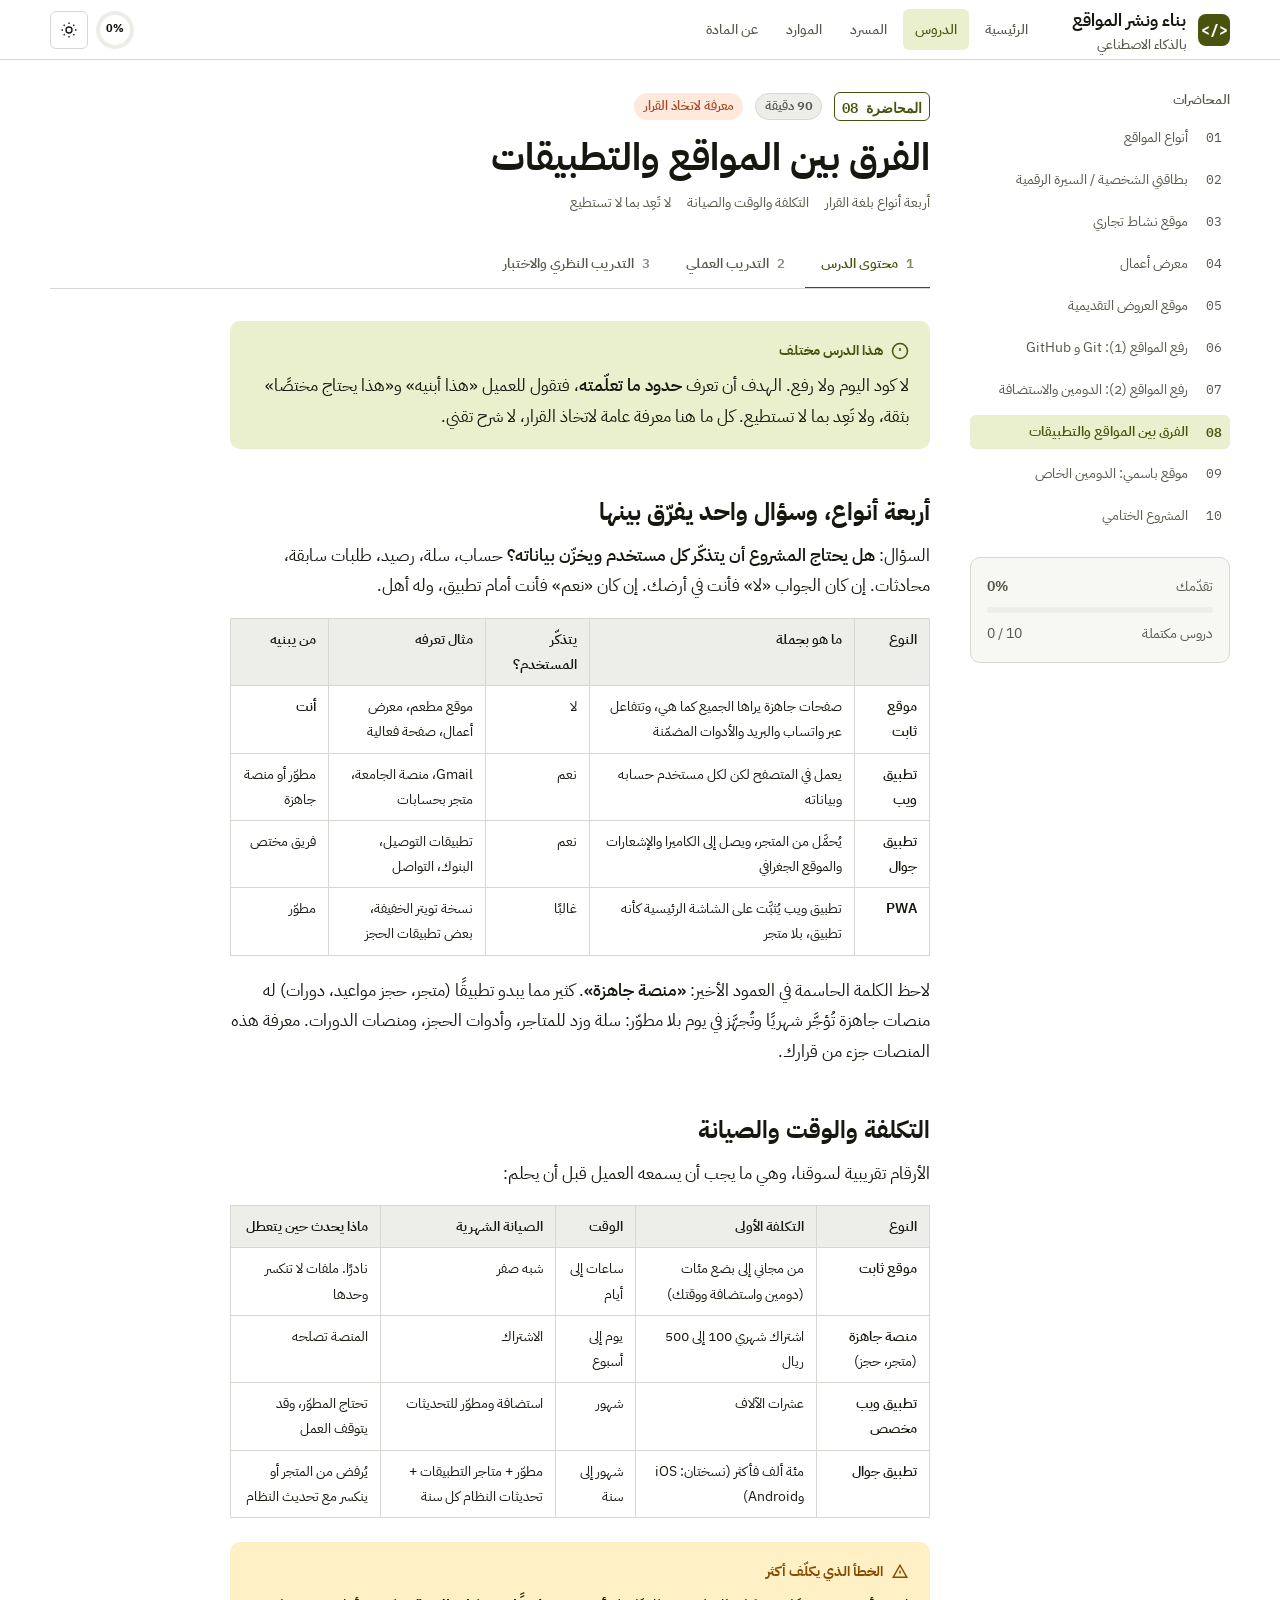
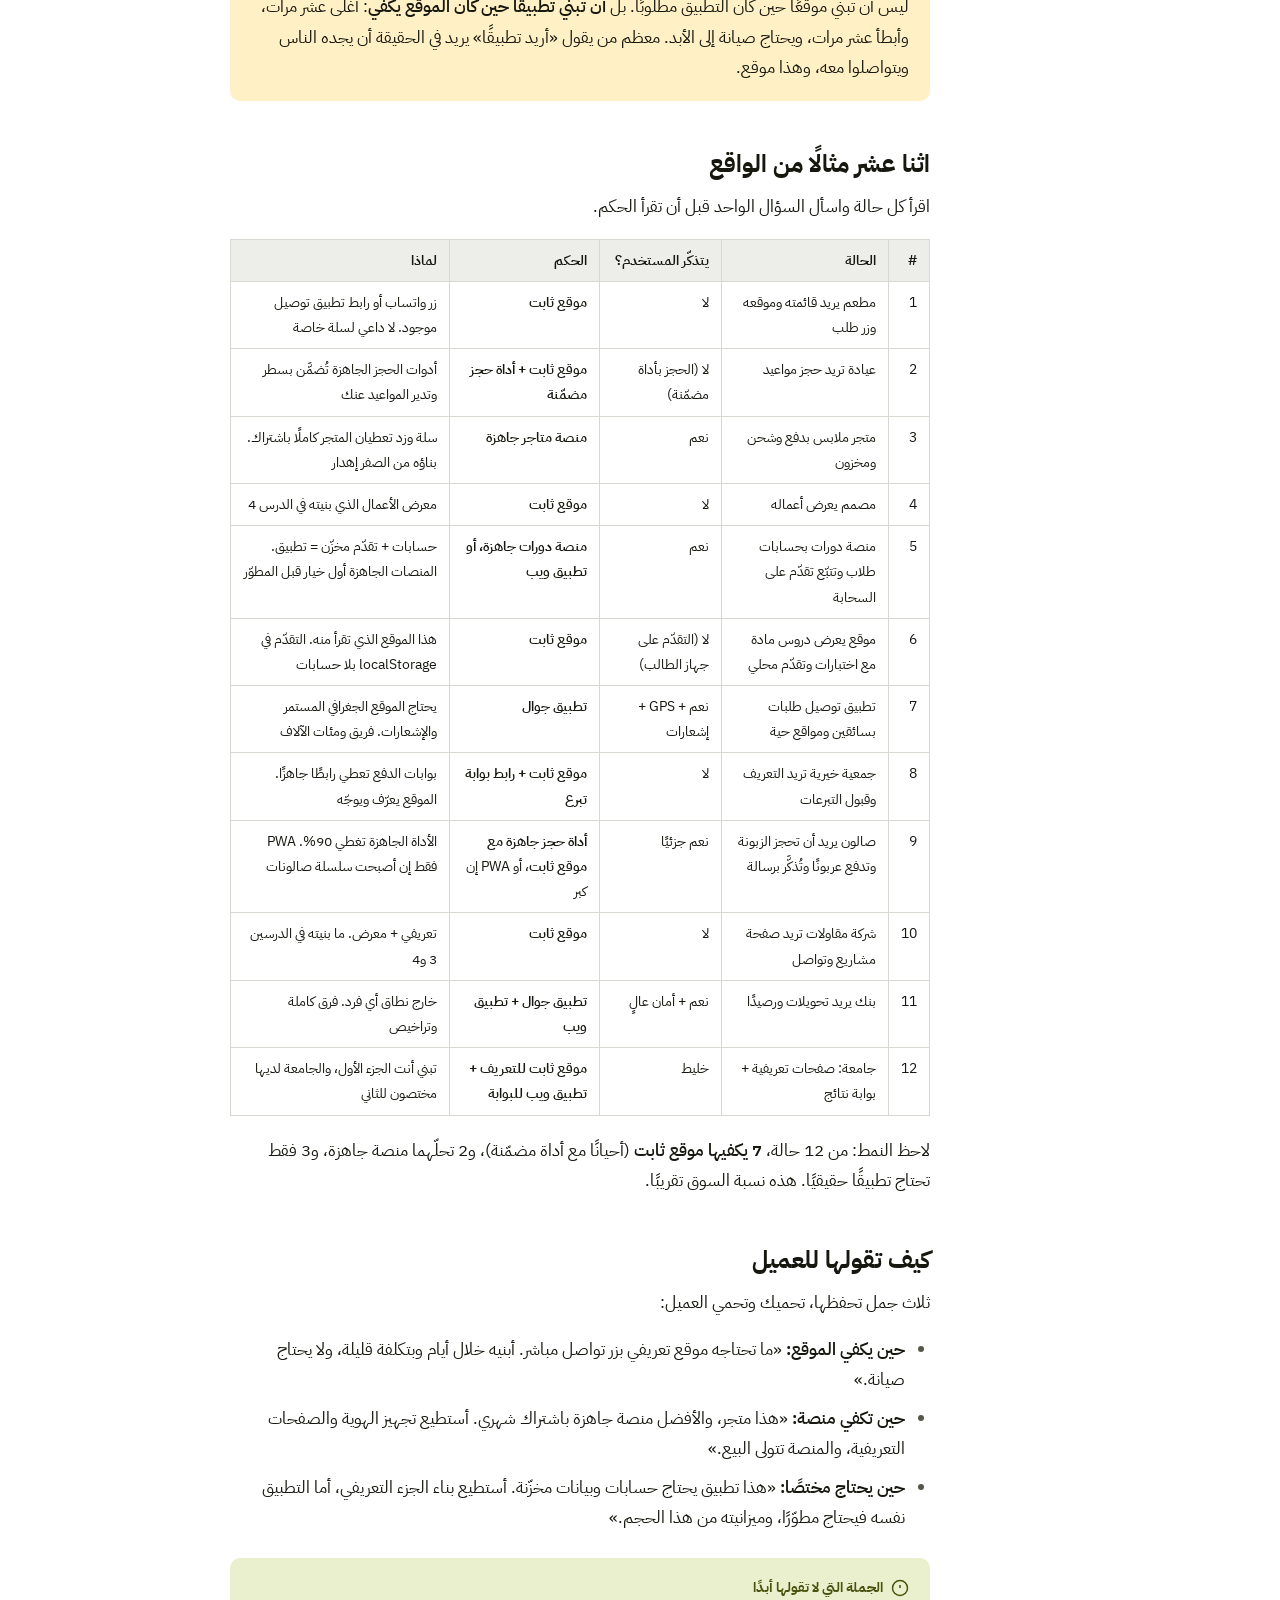
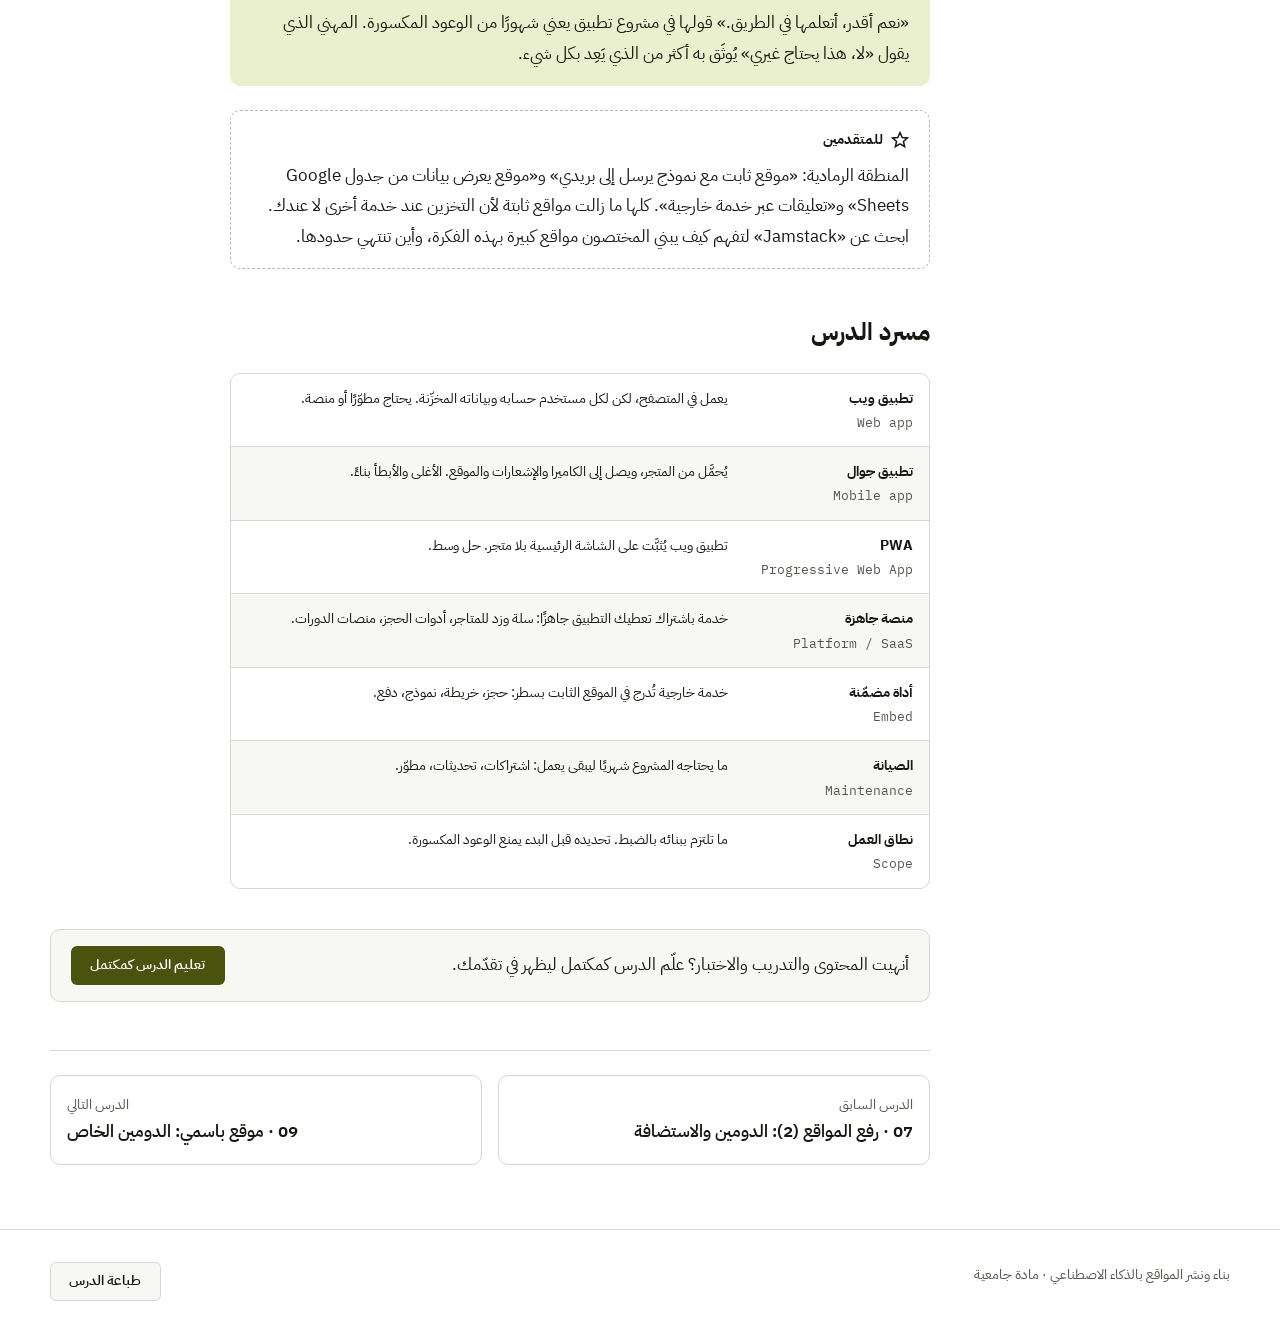
<file: lessons/lesson-08.html>
<!DOCTYPE html>
<html lang="ar" dir="rtl" data-root="../">
<head>
  <meta charset="UTF-8">
  <meta name="viewport" content="width=device-width, initial-scale=1">
  <title>الدرس 8 · الفرق بين المواقع والتطبيقات | بناء ونشر المواقع بالذكاء الاصطناعي</title>
  <meta name="description" content="موقع ثابت، تطبيق ويب، تطبيق جوال، PWA: متى يكفيك موقع ومتى تحتاج مختصًا. التكلفة والوقت والصيانة، مع أكثر من 10 أمثلة واقعية محلّلة.">
  <script>(function(){try{var t=localStorage.getItem('bnm-theme');if(!t)t=matchMedia('(prefers-color-scheme: dark)').matches?'dark':'light';document.documentElement.setAttribute('data-theme',t)}catch(e){}})();</script>
  <link rel="preconnect" href="https://fonts.googleapis.com">
  <link rel="preconnect" href="https://fonts.gstatic.com" crossorigin>
  <link href="https://fonts.googleapis.com/css2?family=IBM+Plex+Sans+Arabic:wght@400;500;600;700&family=IBM+Plex+Mono:wght@400;600&display=swap" rel="stylesheet">
  <link rel="stylesheet" href="../assets/css/style.css">
  <script>document.documentElement.classList.add('gate-pending');setTimeout(function(){document.documentElement.classList.remove('gate-pending')},3000);</script>
  <link rel="icon" href="data:image/svg+xml,%3Csvg xmlns='http://www.w3.org/2000/svg' viewBox='0 0 32 32'%3E%3Crect width='32' height='32' rx='7' fill='%234a5a1e'/%3E%3Ctext x='16' y='21' text-anchor='middle' font-family='monospace' font-size='14' font-weight='700' fill='white'%3E%3C/%3E%3C/text%3E%3C/svg%3E">
</head>
<body data-lesson="8">
  <a class="skip-link" href="#main">تخطّ إلى المحتوى</a>

  <header class="topbar">
    <div class="container">
      <a class="brand" href="../index.html">
        <span class="brand-mark" aria-hidden="true">&lt;/&gt;</span>
        <span>بناء ونشر المواقع<span class="brand-sub">بالذكاء الاصطناعي</span></span>
      </a>
      <nav class="nav" id="nav" aria-label="الأقسام">
        <a href="../index.html">الرئيسية</a>
        <a href="../index.html#lessons" aria-current="page">الدروس</a>
        <a href="../pages/glossary.html">المسرد</a>
        <a href="../pages/resources.html">الموارد</a>
        <a href="../pages/about.html">عن المادة</a>
      </nav>
      <div class="topbar-tools">
        <div class="ring" role="img" aria-label="نسبة الإنجاز"><span>0%</span></div>
        <button class="icon-btn" type="button" data-theme-toggle aria-label="التبديل إلى الوضع الليلي">
          <svg class="icon-moon" viewBox="0 0 24 24" fill="none" stroke="currentColor" stroke-width="1.8" aria-hidden="true"><path d="M21 12.8A9 9 0 1 1 11.2 3a7 7 0 0 0 9.8 9.8z"/></svg>
          <svg class="icon-sun" viewBox="0 0 24 24" fill="none" stroke="currentColor" stroke-width="1.8" aria-hidden="true"><circle cx="12" cy="12" r="4"/><path d="M12 2v2M12 20v2M4.9 4.9l1.4 1.4M17.7 17.7l1.4 1.4M2 12h2M20 12h2M4.9 19.1l1.4-1.4M17.7 6.3l1.4-1.4"/></svg>
        </button>
        <button class="icon-btn nav-toggle" type="button" aria-expanded="false" aria-controls="nav" aria-label="القائمة">
          <svg viewBox="0 0 24 24" fill="none" stroke="currentColor" stroke-width="1.8" aria-hidden="true"><path d="M4 7h16M4 12h16M4 17h16"/></svg>
        </button>
      </div>
    </div>
  </header>

  <div class="container lesson-layout">
    <aside class="sidebar" aria-label="قائمة الدروس">
      <details>
        <summary>قائمة الدروس</summary>
        <h2>المحاضرات</h2>
        <ul class="side-list" data-side-list></ul>
      </details>
      <div class="side-progress">
        <div class="row"><span>تقدّمك</span><strong data-progress-percent>0%</strong></div>
        <div class="bar" aria-hidden="true"><i data-progress-bar></i></div>
        <div class="row"><span>دروس مكتملة</span><span data-progress-text>0 / 10</span></div>
      </div>
    </aside>

    <main id="main">
      <header class="lesson-head">
        <div class="kicker">
          <span class="num-big">المحاضرة 08</span>
          <span class="badge">90 دقيقة</span>
          <span class="badge badge-accent">معرفة لاتخاذ القرار</span>
        </div>
        <h1>الفرق بين المواقع والتطبيقات</h1>
        <p class="meta">
          <span>أربعة أنواع بلغة القرار</span>
          <span>التكلفة والوقت والصيانة</span>
          <span>لا تَعِد بما لا تستطيع</span>
        </p>
      </header>

      <div class="tabs" role="tablist" aria-label="أقسام الدرس">
        <button class="tab" role="tab" id="tab-content" aria-controls="panel-content" aria-selected="true" data-tab="content"><span class="n">1</span><span class="long">محتوى الدرس</span><span class="short">المحتوى</span></button>
        <button class="tab" role="tab" id="tab-practice" aria-controls="panel-practice" aria-selected="false" data-tab="practice" tabindex="-1"><span class="n">2</span><span class="long">التدريب العملي</span><span class="short">العملي</span></button>
        <button class="tab" role="tab" id="tab-quiz" aria-controls="panel-quiz" aria-selected="false" data-tab="quiz" tabindex="-1"><span class="n">3</span><span class="long">التدريب النظري والاختبار</span><span class="short">الاختبار</span></button>
      </div>

      <!-- ============ 1. المحتوى ============ -->
      <section id="panel-content" role="tabpanel" aria-labelledby="tab-content" class="lesson-body prose" data-print-title="محتوى الدرس">
        <div class="callout callout-note">
          <div class="callout-title">
            <svg viewBox="0 0 24 24" fill="none" stroke="currentColor" stroke-width="2" aria-hidden="true"><path d="M12 22a10 10 0 1 0 0-20 10 10 0 0 0 0 20zM12 8v4M12 16h.01"/></svg>
            هذا الدرس مختلف
          </div>
          <p>لا كود اليوم ولا رفع. الهدف أن تعرف <strong>حدود ما تعلّمته</strong>، فتقول للعميل «هذا أبنيه» و«هذا يحتاج مختصًا» بثقة، ولا تَعِد بما لا تستطيع. كل ما هنا معرفة عامة لاتخاذ القرار، لا شرح تقني.</p>
        </div>

        <h2>أربعة أنواع، وسؤال واحد يفرّق بينها</h2>
        <p>السؤال: <strong>هل يحتاج المشروع أن يتذكّر كل مستخدم ويخزّن بياناته؟</strong> حساب، سلة، رصيد، طلبات سابقة، محادثات. إن كان الجواب «لا» فأنت في أرضك. إن كان «نعم» فأنت أمام تطبيق، وله أهل.</p>
        <div class="table-wrap">
          <table>
            <thead><tr><th>النوع</th><th>ما هو بجملة</th><th>يتذكّر المستخدم؟</th><th>مثال تعرفه</th><th>من يبنيه</th></tr></thead>
            <tbody>
              <tr><td><strong>موقع ثابت</strong></td><td>صفحات جاهزة يراها الجميع كما هي، وتتفاعل عبر واتساب والبريد والأدوات المضمّنة</td><td>لا</td><td>موقع مطعم، معرض أعمال، صفحة فعالية</td><td><strong>أنت</strong></td></tr>
              <tr><td><strong>تطبيق ويب</strong></td><td>يعمل في المتصفح لكن لكل مستخدم حسابه وبياناته</td><td>نعم</td><td>Gmail، منصة الجامعة، متجر بحسابات</td><td>مطوّر أو منصة جاهزة</td></tr>
              <tr><td><strong>تطبيق جوال</strong></td><td>يُحمَّل من المتجر، ويصل إلى الكاميرا والإشعارات والموقع الجغرافي</td><td>نعم</td><td>تطبيقات التوصيل، البنوك، التواصل</td><td>فريق مختص</td></tr>
              <tr><td><strong>PWA</strong></td><td>تطبيق ويب يُثبَّت على الشاشة الرئيسية كأنه تطبيق، بلا متجر</td><td>غالبًا</td><td>نسخة تويتر الخفيفة، بعض تطبيقات الحجز</td><td>مطوّر</td></tr>
            </tbody>
          </table>
        </div>
        <p>لاحظ الكلمة الحاسمة في العمود الأخير: <strong>«منصة جاهزة»</strong>. كثير مما يبدو تطبيقًا (متجر، حجز مواعيد، دورات) له منصات جاهزة تُؤجَّر شهريًا وتُجهَّز في يوم بلا مطوّر: سلة وزد للمتاجر، وأدوات الحجز، ومنصات الدورات. معرفة هذه المنصات جزء من قرارك.</p>

        <h2>التكلفة والوقت والصيانة</h2>
        <p>الأرقام تقريبية لسوقنا، وهي ما يجب أن يسمعه العميل قبل أن يحلم:</p>
        <div class="table-wrap">
          <table>
            <thead><tr><th>النوع</th><th>التكلفة الأولى</th><th>الوقت</th><th>الصيانة الشهرية</th><th>ماذا يحدث حين يتعطل</th></tr></thead>
            <tbody>
              <tr><td><strong>موقع ثابت</strong></td><td>من مجاني إلى بضع مئات (دومين واستضافة ووقتك)</td><td>ساعات إلى أيام</td><td>شبه صفر</td><td>نادرًا. ملفات لا تنكسر وحدها</td></tr>
              <tr><td><strong>منصة جاهزة</strong> (متجر، حجز)</td><td>اشتراك شهري 100 إلى 500 ريال</td><td>يوم إلى أسبوع</td><td>الاشتراك</td><td>المنصة تصلحه</td></tr>
              <tr><td><strong>تطبيق ويب مخصص</strong></td><td>عشرات الآلاف</td><td>شهور</td><td>استضافة ومطوّر للتحديثات</td><td>تحتاج المطوّر، وقد يتوقف العمل</td></tr>
              <tr><td><strong>تطبيق جوال</strong></td><td>مئة ألف فأكثر (نسختان: iOS وAndroid)</td><td>شهور إلى سنة</td><td>مطوّر + متاجر التطبيقات + تحديثات النظام كل سنة</td><td>يُرفض من المتجر أو ينكسر مع تحديث النظام</td></tr>
            </tbody>
          </table>
        </div>
        <div class="callout callout-warn">
          <div class="callout-title">
            <svg viewBox="0 0 24 24" fill="none" stroke="currentColor" stroke-width="2" aria-hidden="true"><path d="M12 3l9 16H3l9-16zM12 10v4M12 17h.01"/></svg>
            الخطأ الذي يكلّف أكثر
          </div>
          <p>ليس أن تبني موقعًا حين كان التطبيق مطلوبًا. بل <strong>أن تبني تطبيقًا حين كان الموقع يكفي</strong>: أغلى عشر مرات، وأبطأ عشر مرات، ويحتاج صيانة إلى الأبد. معظم من يقول «أريد تطبيقًا» يريد في الحقيقة أن يجده الناس ويتواصلوا معه، وهذا موقع.</p>
        </div>

        <h2>اثنا عشر مثالًا من الواقع</h2>
        <p>اقرأ كل حالة واسأل السؤال الواحد قبل أن تقرأ الحكم.</p>
        <div class="table-wrap">
          <table>
            <thead><tr><th>#</th><th>الحالة</th><th>يتذكّر المستخدم؟</th><th>الحكم</th><th>لماذا</th></tr></thead>
            <tbody>
              <tr><td>1</td><td>مطعم يريد قائمته وموقعه وزر طلب</td><td>لا</td><td><strong>موقع ثابت</strong></td><td>زر واتساب أو رابط تطبيق توصيل موجود. لا داعي لسلة خاصة</td></tr>
              <tr><td>2</td><td>عيادة تريد حجز مواعيد</td><td>لا (الحجز بأداة مضمّنة)</td><td><strong>موقع ثابت + أداة حجز مضمّنة</strong></td><td>أدوات الحجز الجاهزة تُضمَّن بسطر وتدير المواعيد عنك</td></tr>
              <tr><td>3</td><td>متجر ملابس بدفع وشحن ومخزون</td><td>نعم</td><td><strong>منصة متاجر جاهزة</strong></td><td>سلة وزد تعطيان المتجر كاملًا باشتراك. بناؤه من الصفر إهدار</td></tr>
              <tr><td>4</td><td>مصمم يعرض أعماله</td><td>لا</td><td><strong>موقع ثابت</strong></td><td>معرض الأعمال الذي بنيته في الدرس 4</td></tr>
              <tr><td>5</td><td>منصة دورات بحسابات طلاب وتتبّع تقدّم على السحابة</td><td>نعم</td><td><strong>منصة دورات جاهزة، أو تطبيق ويب</strong></td><td>حسابات + تقدّم مخزّن = تطبيق. المنصات الجاهزة أول خيار قبل المطوّر</td></tr>
              <tr><td>6</td><td>موقع يعرض دروس مادة مع اختبارات وتقدّم محلي</td><td>لا (التقدّم على جهاز الطالب)</td><td><strong>موقع ثابت</strong></td><td>هذا الموقع الذي تقرأ منه. التقدّم في localStorage بلا حسابات</td></tr>
              <tr><td>7</td><td>تطبيق توصيل طلبات بسائقين ومواقع حية</td><td>نعم + GPS + إشعارات</td><td><strong>تطبيق جوال</strong></td><td>يحتاج الموقع الجغرافي المستمر والإشعارات. فريق ومئات الآلاف</td></tr>
              <tr><td>8</td><td>جمعية خيرية تريد التعريف وقبول التبرعات</td><td>لا</td><td><strong>موقع ثابت + رابط بوابة تبرع</strong></td><td>بوابات الدفع تعطي رابطًا جاهزًا. الموقع يعرّف ويوجّه</td></tr>
              <tr><td>9</td><td>صالون يريد أن تحجز الزبونة وتدفع عربونًا وتُذكَّر برسالة</td><td>نعم جزئيًا</td><td><strong>أداة حجز جاهزة مع موقع ثابت</strong>، أو PWA إن كبر</td><td>الأداة الجاهزة تغطي 90%. PWA فقط إن أصبحت سلسلة صالونات</td></tr>
              <tr><td>10</td><td>شركة مقاولات تريد صفحة مشاريع وتواصل</td><td>لا</td><td><strong>موقع ثابت</strong></td><td>تعريفي + معرض. ما بنيته في الدرسين 3 و4</td></tr>
              <tr><td>11</td><td>بنك يريد تحويلات ورصيدًا</td><td>نعم + أمان عالٍ</td><td><strong>تطبيق جوال + تطبيق ويب</strong></td><td>خارج نطاق أي فرد. فرق كاملة وتراخيص</td></tr>
              <tr><td>12</td><td>جامعة: صفحات تعريفية + بوابة نتائج</td><td>خليط</td><td><strong>موقع ثابت للتعريف + تطبيق ويب للبوابة</strong></td><td>تبني أنت الجزء الأول، والجامعة لديها مختصون للثاني</td></tr>
            </tbody>
          </table>
        </div>
        <p>لاحظ النمط: من 12 حالة، <strong>7 يكفيها موقع ثابت</strong> (أحيانًا مع أداة مضمّنة)، و2 تحلّهما منصة جاهزة، و3 فقط تحتاج تطبيقًا حقيقيًا. هذه نسبة السوق تقريبًا.</p>

        <h2>كيف تقولها للعميل</h2>
        <p>ثلاث جمل تحفظها، تحميك وتحمي العميل:</p>
        <ul>
          <li><strong>حين يكفي الموقع:</strong> «ما تحتاجه موقع تعريفي بزر تواصل مباشر. أبنيه خلال أيام وبتكلفة قليلة، ولا يحتاج صيانة.»</li>
          <li><strong>حين تكفي منصة:</strong> «هذا متجر، والأفضل منصة جاهزة باشتراك شهري. أستطيع تجهيز الهوية والصفحات التعريفية، والمنصة تتولى البيع.»</li>
          <li><strong>حين يحتاج مختصًا:</strong> «هذا تطبيق يحتاج حسابات وبيانات مخزّنة. أستطيع بناء الجزء التعريفي، أما التطبيق نفسه فيحتاج مطوّرًا، وميزانيته من هذا الحجم.»</li>
        </ul>
        <div class="callout callout-note">
          <div class="callout-title">
            <svg viewBox="0 0 24 24" fill="none" stroke="currentColor" stroke-width="2" aria-hidden="true"><path d="M12 22a10 10 0 1 0 0-20 10 10 0 0 0 0 20zM12 8v4M12 16h.01"/></svg>
            الجملة التي لا تقولها أبدًا
          </div>
          <p>«نعم أقدر، أتعلمها في الطريق.» قولها في مشروع تطبيق يعني شهورًا من الوعود المكسورة. المهني الذي يقول «لا، هذا يحتاج غيري» يُوثَق به أكثر من الذي يَعِد بكل شيء.</p>
        </div>

        <div class="callout callout-advanced">
          <div class="callout-title">
            <svg viewBox="0 0 24 24" fill="none" stroke="currentColor" stroke-width="2" aria-hidden="true"><path d="M12 2l2.9 6.6 7.1.6-5.4 4.7 1.6 7.1L12 17.3 5.8 21l1.6-7.1L2 9.2l7.1-.6z"/></svg>
            للمتقدمين
          </div>
          <p>المنطقة الرمادية: «موقع ثابت مع نموذج يرسل إلى بريدي» و«موقع يعرض بيانات من جدول Google Sheets» و«تعليقات عبر خدمة خارجية». كلها ما زالت مواقع ثابتة لأن التخزين عند خدمة أخرى لا عندك. ابحث عن «Jamstack» لتفهم كيف يبني المختصون مواقع كبيرة بهذه الفكرة، وأين تنتهي حدودها.</p>
        </div>

        <h2>مسرد الدرس</h2>
        <dl class="terms">
          <div><dt>تطبيق ويب <span>Web app</span></dt><dd>يعمل في المتصفح، لكن لكل مستخدم حسابه وبياناته المخزّنة. يحتاج مطوّرًا أو منصة.</dd></div>
          <div><dt>تطبيق جوال <span>Mobile app</span></dt><dd>يُحمَّل من المتجر، ويصل إلى الكاميرا والإشعارات والموقع. الأغلى والأبطأ بناءً.</dd></div>
          <div><dt>PWA <span>Progressive Web App</span></dt><dd>تطبيق ويب يُثبَّت على الشاشة الرئيسية بلا متجر. حل وسط.</dd></div>
          <div><dt>منصة جاهزة <span>Platform / SaaS</span></dt><dd>خدمة باشتراك تعطيك التطبيق جاهزًا: سلة وزد للمتاجر، أدوات الحجز، منصات الدورات.</dd></div>
          <div><dt>أداة مضمّنة <span>Embed</span></dt><dd>خدمة خارجية تُدرج في الموقع الثابت بسطر: حجز، خريطة، نموذج، دفع.</dd></div>
          <div><dt>الصيانة <span>Maintenance</span></dt><dd>ما يحتاجه المشروع شهريًا ليبقى يعمل: اشتراكات، تحديثات، مطوّر.</dd></div>
          <div><dt>نطاق العمل <span>Scope</span></dt><dd>ما تلتزم ببنائه بالضبط. تحديده قبل البدء يمنع الوعود المكسورة.</dd></div>
        </dl>
      </section>

      <!-- ============ 2. التدريب العملي ============ -->
      <section id="panel-practice" role="tabpanel" aria-labelledby="tab-practice" class="lesson-body prose" hidden data-print-title="التدريب العملي">
        <p>مخرج اليوم: <strong>جدول قرارات لست أفكار مشاريع</strong>، لكل فكرة: الحكم، التبرير بجملة، وما الذي ستبنيه أنت منها. لا كود اليوم.</p>

        <h2>الجزء الأول: دراسة الحالات (45 دقيقة)</h2>
        <p>لكل حالة أجب عن الأسئلة الأربعة. اكتب الإجابات في جدول (ورقة أو ملف نصي):</p>
        <ol>
          <li>هل يحتاج المشروع أن يتذكّر كل مستخدم ويخزّن بياناته؟</li>
          <li>الحكم: موقع ثابت / موقع ثابت + أداة مضمّنة / منصة جاهزة / تطبيق ويب / تطبيق جوال.</li>
          <li>التبرير بجملة واحدة تقولها للعميل.</li>
          <li>ما الجزء الذي تبنيه أنت بما تعلّمته؟</li>
        </ol>
        <div class="table-wrap">
          <table>
            <thead><tr><th>#</th><th>الفكرة كما يصفها صاحبها</th></tr></thead>
            <tbody>
              <tr><td>1</td><td>«مدرّس خصوصي: أريد أن يعرف الطلاب مواعيدي وأسعاري ويحجزوا حصة.»</td></tr>
              <tr><td>2</td><td>«مكتبة صغيرة: أريد بيع الكتب أونلاين بالدفع بالبطاقة والتوصيل داخل المدينة.»</td></tr>
              <tr><td>3</td><td>«نادٍ رياضي: أريد تطبيقًا يسجّل حضور الأعضاء بالبصمة ويجدد اشتراكاتهم ويرسل إشعارات.»</td></tr>
              <tr><td>4</td><td>«مصوّرة أفراح: أريد أن ترى العرائس أعمالي وتتواصل معي.»</td></tr>
              <tr><td>5</td><td>«مجموعة طلابية: أريد منصة يسجّل فيها الطلاب ويرفعون ملخصاتهم ويقيّمون ملخصات بعض.»</td></tr>
              <tr><td>6</td><td>«مقهى: أريد تطبيقًا مثل ستاربكس بنقاط ولاء وطلب مسبق.»</td></tr>
            </tbody>
          </table>
        </div>

        <h2>الجزء الثاني: النقاش (30 دقيقة)</h2>
        <ol class="steps">
          <li><strong>قارن مع زميل.</strong><p>أين اختلفتما؟ الاختلاف غالبًا في الحالتين 1 و6. ناقشا: هل يحتاج المدرّس حسابات فعلًا، أم أداة حجز مضمّنة تكفي؟ وهل «مثل ستاربكس» طلب حقيقي أم وصف لما رآه؟</p></li>
          <li><strong>أعد صياغة الحالة 6</strong> بسؤال العميل سؤالين: «كم زبونًا لديك يوميًا؟» و«هل يعودون كل أسبوع؟». إن كان المقهى واحدًا بمئة زبون، فما الحل الأقل تكلفة الذي يحقق 80% مما يريد؟</li>
          <li><strong>اكتب لكل حالة من الست</strong> جملة العميل النهائية من الجمل الثلاث في المحتوى، بأسلوبك.</li>
          <li><strong>سلّم الجدول للمدرّب.</strong> يُقيَّم على التبرير لا على الحكم وحده: حكم صحيح بتبرير خاطئ نصف درجة.</li>
        </ol>

        <div class="callout callout-stuck">
          <div class="callout-title">
            <svg viewBox="0 0 24 24" fill="none" stroke="currentColor" stroke-width="2" aria-hidden="true"><path d="M12 3l9 16H3l9-16zM12 10v4M12 17h.01"/></svg>
            إذا تعثّرت
          </div>
          <ul>
            <li><strong>لا أعرف إن كانت الأداة المضمّنة موجودة:</strong> ابحث «أداة حجز مواعيد مجانية تُضمَّن في الموقع» أو «booking widget embed». إن وُجدت خدمة تعطيك كودًا للتضمين، فالحالة موقع ثابت + أداة.</li>
            <li><strong>الحالة تبدو بين نوعين:</strong> اختر الأرخص الذي يحقق 80% من الطلب، واذكر متى يترقّى العميل إلى الأغلى.</li>
            <li><strong>العميل مصرّ على «تطبيق»:</strong> اسأله ماذا سيفعل المستخدم في التطبيق بالضبط. الجواب غالبًا «يشوف ويتواصل»، وهذا موقع.</li>
          </ul>
        </div>

        <div class="callout callout-advanced">
          <div class="callout-title">
            <svg viewBox="0 0 24 24" fill="none" stroke="currentColor" stroke-width="2" aria-hidden="true"><path d="M12 2l2.9 6.6 7.1.6-5.4 4.7 1.6 7.1L12 17.3 5.8 21l1.6-7.1L2 9.2l7.1-.6z"/></svg>
            للمتقدمين
          </div>
          <ul>
            <li>اكتب «عرض سعر» من صفحة واحدة للحالة 1: نطاق العمل، ما هو داخل النطاق وما هو خارجه، المدة، التكلفة، وما يحتاجه من العميل.</li>
            <li>ابحث عن منصتين جاهزتين للحالة 2 وقارن أسعارهما ورسوم الدفع، واكتب توصية بسطرين.</li>
            <li>اختر حالة حكمت عليها بـ«تطبيق» واقترح نسخة «الحد الأدنى» منها كموقع ثابت يختبر الفكرة قبل صرف المال.</li>
          </ul>
        </div>
      </section>

      <!-- ============ 3. النظري والاختبار ============ -->
      <section id="panel-quiz" role="tabpanel" aria-labelledby="tab-quiz" class="lesson-body prose" hidden data-print-title="التدريب النظري والاختبار">
        <h2>تلخيص المفاهيم</h2>
        <ul>
          <li>السؤال الواحد: هل يحتاج المشروع أن يتذكّر كل مستخدم ويخزّن بياناته؟ لا = موقع ثابت. نعم = تطبيق أو منصة جاهزة.</li>
          <li>أربعة أنواع: موقع ثابت (أنت)، تطبيق ويب (مطوّر أو منصة)، تطبيق جوال (فريق)، PWA (حل وسط).</li>
          <li>المنصات الجاهزة (متاجر، حجز، دورات) تحل معظم ما يبدو تطبيقًا باشتراك شهري وبلا مطوّر.</li>
          <li>الموقع الثابت: ساعات وتكلفة قليلة وصيانة صفر. التطبيق: شهور وعشرات إلى مئات الآلاف وصيانة دائمة.</li>
          <li>الخطأ الأغلى: بناء تطبيق حين كان الموقع يكفي. 7 من 12 حالة واقعية يكفيها موقع.</li>
          <li>ثلاث جمل للعميل: يكفي موقع / تكفي منصة / يحتاج مختصًا وأبني الجزء التعريفي.</li>
        </ul>

        <h2>الاختبار</h2>
        <p>أغنى اختبار في المادة: عشرة سيناريوهات قرار. اختر إجابة لترى التصحيح والشرح فورًا.</p>
        <div id="quiz" class="quiz no-print"></div>
        <div class="print-quiz"></div>
      </section>

      <div class="complete-bar" data-complete>
        <p></p>
        <button class="btn" type="button">تعليم الدرس كمكتمل</button>
      </div>

      <nav class="lesson-nav" aria-label="التنقل بين الدروس" data-lesson-nav></nav>
    </main>
  </div>

  <footer class="footer">
    <div class="container">
      <span>بناء ونشر المواقع بالذكاء الاصطناعي · مادة جامعية</span>
      <span><button class="btn btn-subtle no-print" type="button" onclick="window.print()">طباعة الدرس</button></span>
    </div>
  </footer>

  <script>
  window.QUIZ_DATA = [
    {
      scenario: "قرار",
      q: "صاحب مطعم: «أريد تطبيقًا يشوف فيه الناس القائمة ويطلبون». أي حل تقترح أولًا؟",
      options: ["تطبيق ويب مخصص بحسابات", "PWA", "تطبيق جوال بنسختين", "موقع ثابت بالقائمة وزر واتساب أو رابط تطبيق توصيل موجود"],
      answer: 3,
      explain: "«يشوف ويطلب» لا يحتاج تذكّر المستخدم. الموقع الثابت يعرض القائمة، والطلب يذهب إلى واتساب أو تطبيق توصيل قائم. أرخص عشر مرات وأسرع."
    },
    {
      scenario: "قرار",
      q: "متجر ملابس يريد دفعًا بالبطاقة وشحنًا وإدارة مخزون. الحل الأنسب؟",
      options: ["منصة متاجر جاهزة باشتراك، مع تجهيز الهوية والصفحات التعريفية", "تطبيق جوال", "موقع ثابت بزر واتساب", "بناء متجر من الصفر بمطوّر"],
      answer: 0,
      explain: "دفع ومخزون = يتذكّر المستخدم = تطبيق. لكن المنصات الجاهزة تعطيه كاملًا باشتراك في يوم. البناء من الصفر إهدار، والموقع الثابت لا يكفي."
    },
    {
      scenario: "قرار",
      q: "شركة توصيل تحتاج تتبّع السائقين على الخريطة لحظيًا وإشعارات للعملاء. ما النوع؟",
      options: ["منصة متاجر", "تطبيق جوال بفريق مختص", "معرض أعمال", "موقع ثابت"],
      answer: 1,
      explain: "الموقع الجغرافي المستمر والإشعارات من قدرات الجوال، مع حسابات وبيانات حية. هذا تطبيق جوال حقيقي بميزانية كبيرة."
    },
    {
      scenario: "السؤال الواحد",
      q: "ما السؤال الذي يفرّق بين الموقع الثابت وبقية الأنواع؟",
      options: ["هل سيُفتح من الجوال؟", "هل يريد العميل ألوانًا كثيرة؟", "هل يحتاج المشروع أن يتذكّر كل مستخدم ويخزّن بياناته؟", "هل الميزانية كبيرة؟"],
      answer: 2,
      explain: "تذكّر المستخدم (حساب، سلة، رصيد، طلبات) هو الحد الفاصل. كل شيء آخر (ألوان، جوال، ميزانية) لا يغيّر النوع."
    },
    {
      scenario: "قرار",
      q: "عيادة تريد حجز مواعيد على الموقع. هل هذا يخرجها من الموقع الثابت؟",
      options: ["نعم، تحتاج تطبيق جوال", "لا، يكفي كتابة الأوقات نصًا", "نعم، الحجز يحتاج تطبيق ويب دائمًا", "لا، أداة حجز جاهزة تُضمَّن في الموقع الثابت وتدير المواعيد عنه"],
      answer: 3,
      explain: "التخزين يحدث عند خدمة الحجز لا عندك، فالموقع يبقى ثابتًا. هذه المنطقة الرمادية المفيدة: أدوات مضمّنة تغطي معظم الطلبات."
    },
    {
      scenario: "التكلفة",
      q: "أي وصف صحيح للفرق بين موقع ثابت وتطبيق جوال من حيث الصيانة؟",
      options: ["الموقع الثابت شبه صفر، والتطبيق يحتاج مطوّرًا ومتاجر وتحديثات مع كل نظام", "التطبيق أسهل صيانة", "الموقع يحتاج صيانة أكثر", "كلاهما بلا صيانة"],
      answer: 0,
      explain: "ملفات ثابتة لا تنكسر وحدها. التطبيق ينكسر مع تحديثات iOS وAndroid ويحتاج مطوّرًا دائمًا ورسوم متاجر."
    },
    {
      scenario: "الخطأ الأغلى",
      q: "ما الخطأ الذي يكلّف العميل أكثر؟",
      options: ["بناء موقع حين كان التطبيق مطلوبًا", "بناء تطبيق حين كان الموقع يكفي", "اختيار خط غير مناسب", "استخدام Netlify بدل GitHub"],
      answer: 1,
      explain: "أغلى عشر مرات، أبطأ عشر مرات، وصيانة للأبد، لهدف كان يحققه موقع في أيام. معظم طلبات «أريد تطبيقًا» من هذا النوع."
    },
    {
      scenario: "قرار",
      q: "مجموعة طلابية تريد منصة يرفع فيها كل طالب ملخصاته ويقيّم ملخصات غيره. الحكم؟",
      options: ["موقع ثابت", "موقع ثابت + أداة مضمّنة", "تطبيق ويب (أو منصة مجتمعات جاهزة)، لأنه يحتاج حسابات ومحتوى مخزّنًا لكل مستخدم", "عرض تقديمي"],
      answer: 2,
      explain: "رفع وتقييم وحسابات = تذكّر المستخدم وبياناته. تطبيق ويب، وأول خيار منصة جاهزة قبل المطوّر."
    },
    {
      scenario: "التواصل مع العميل",
      q: "عميل يطلب تطبيقًا بحسابات وبيانات مخزّنة، وأنت تعرف حدودك. ما الرد المهني؟",
      options: ["أبنيه موقعًا ثابتًا ولا أخبره", "نعم أقدر، أتعلمها في الطريق", "لا، لا أستطيع، مع السلامة", "هذا تطبيق يحتاج مطوّرًا بميزانية من هذا الحجم. أستطيع بناء الجزء التعريفي"],
      answer: 3,
      explain: "صدق مع تحديد ما تقدر عليه. الوعد بالتعلّم في الطريق يكسر المشروع، والرفض الجاف يخسر العميل، والتمويه خيانة."
    },
    {
      scenario: "قرار",
      q: "موقع يعرض دروس مادة مع اختبارات ويحفظ تقدّم الطالب على جهازه فقط (مثل هذا الموقع). النوع؟",
      options: ["موقع ثابت، لأن الحفظ على جهاز المستخدم لا عند الموقع", "تطبيق جوال", "PWA إلزاميًا", "تطبيق ويب لأنه يحفظ التقدّم"],
      answer: 0,
      explain: "التقدّم في localStorage على جهاز الطالب. الموقع نفسه لا يعرف أحدًا ولا يخزّن شيئًا. ثابت تمامًا، وهذا ما تقرأ منه الآن."
    }
  ];
  </script>
  <script src="../assets/js/app.js"></script>
  <script src="../assets/js/quiz.js"></script>
</body>
</html>
</file>
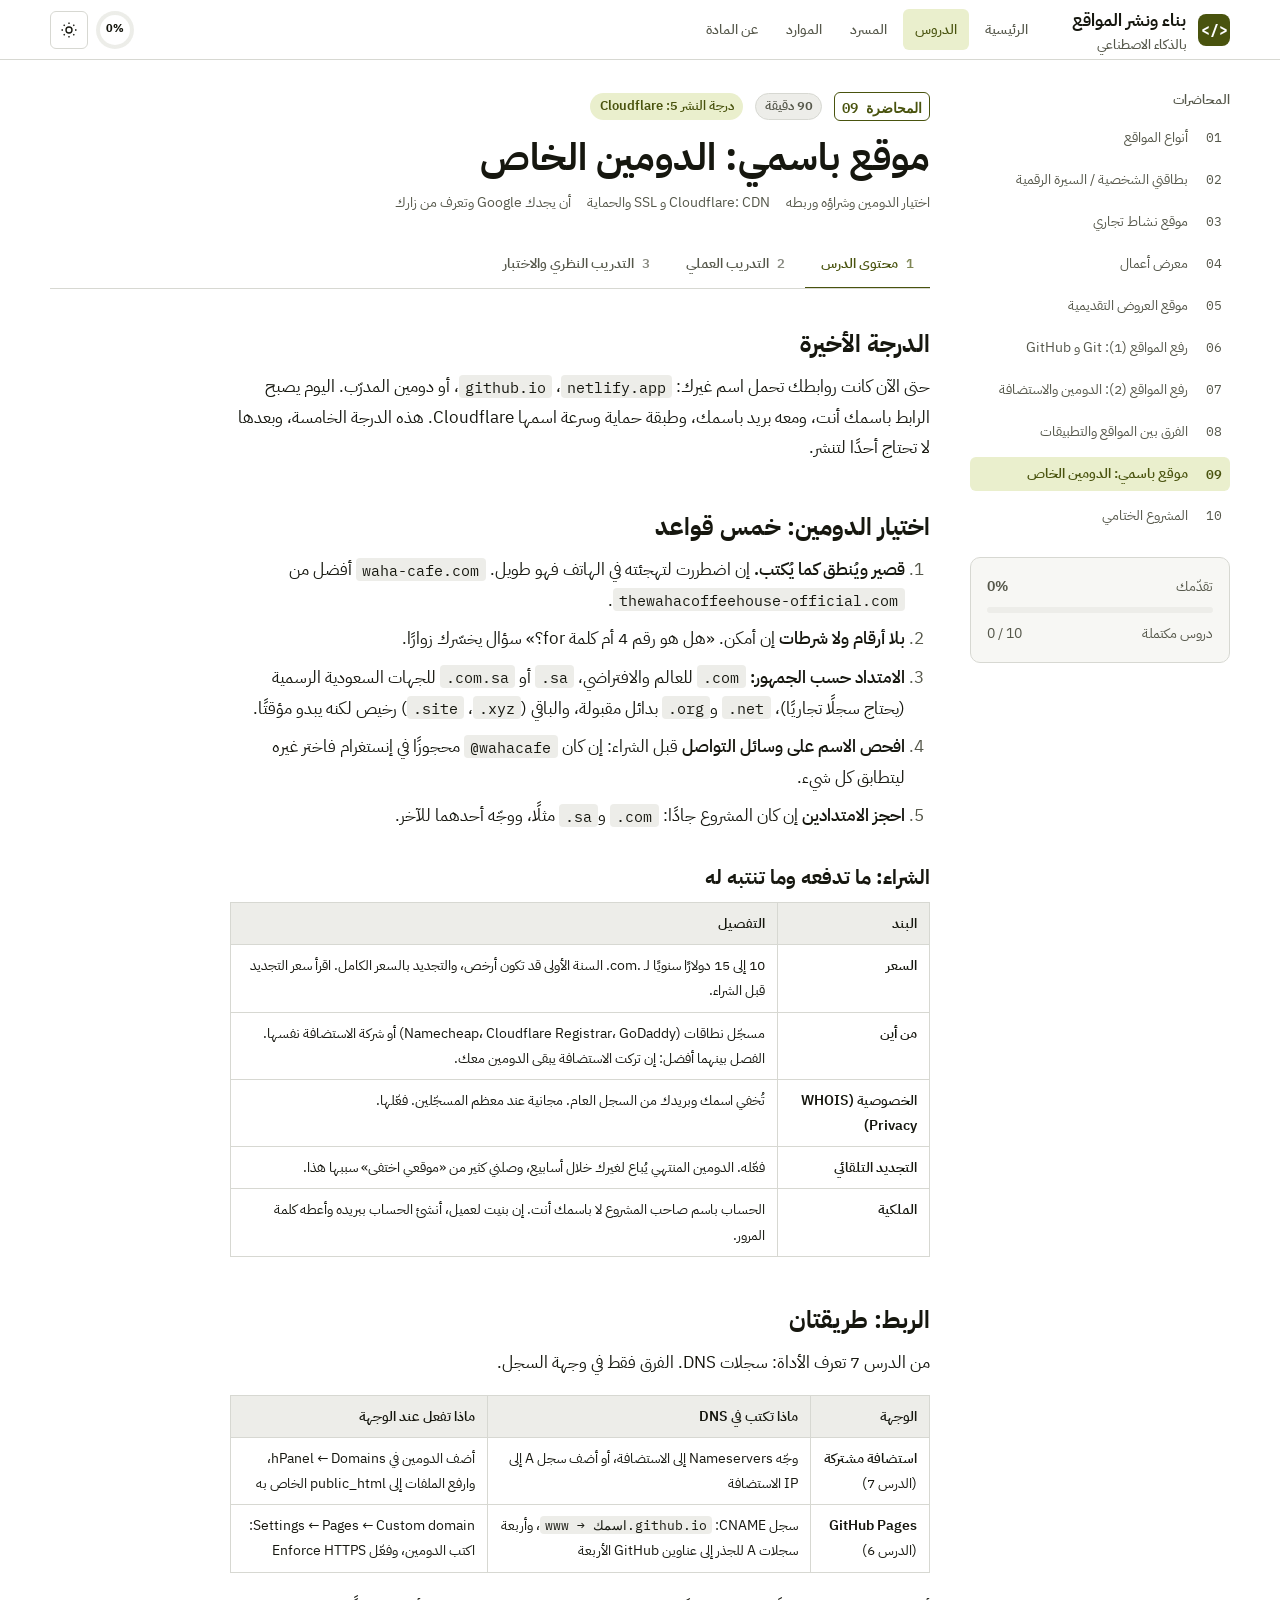
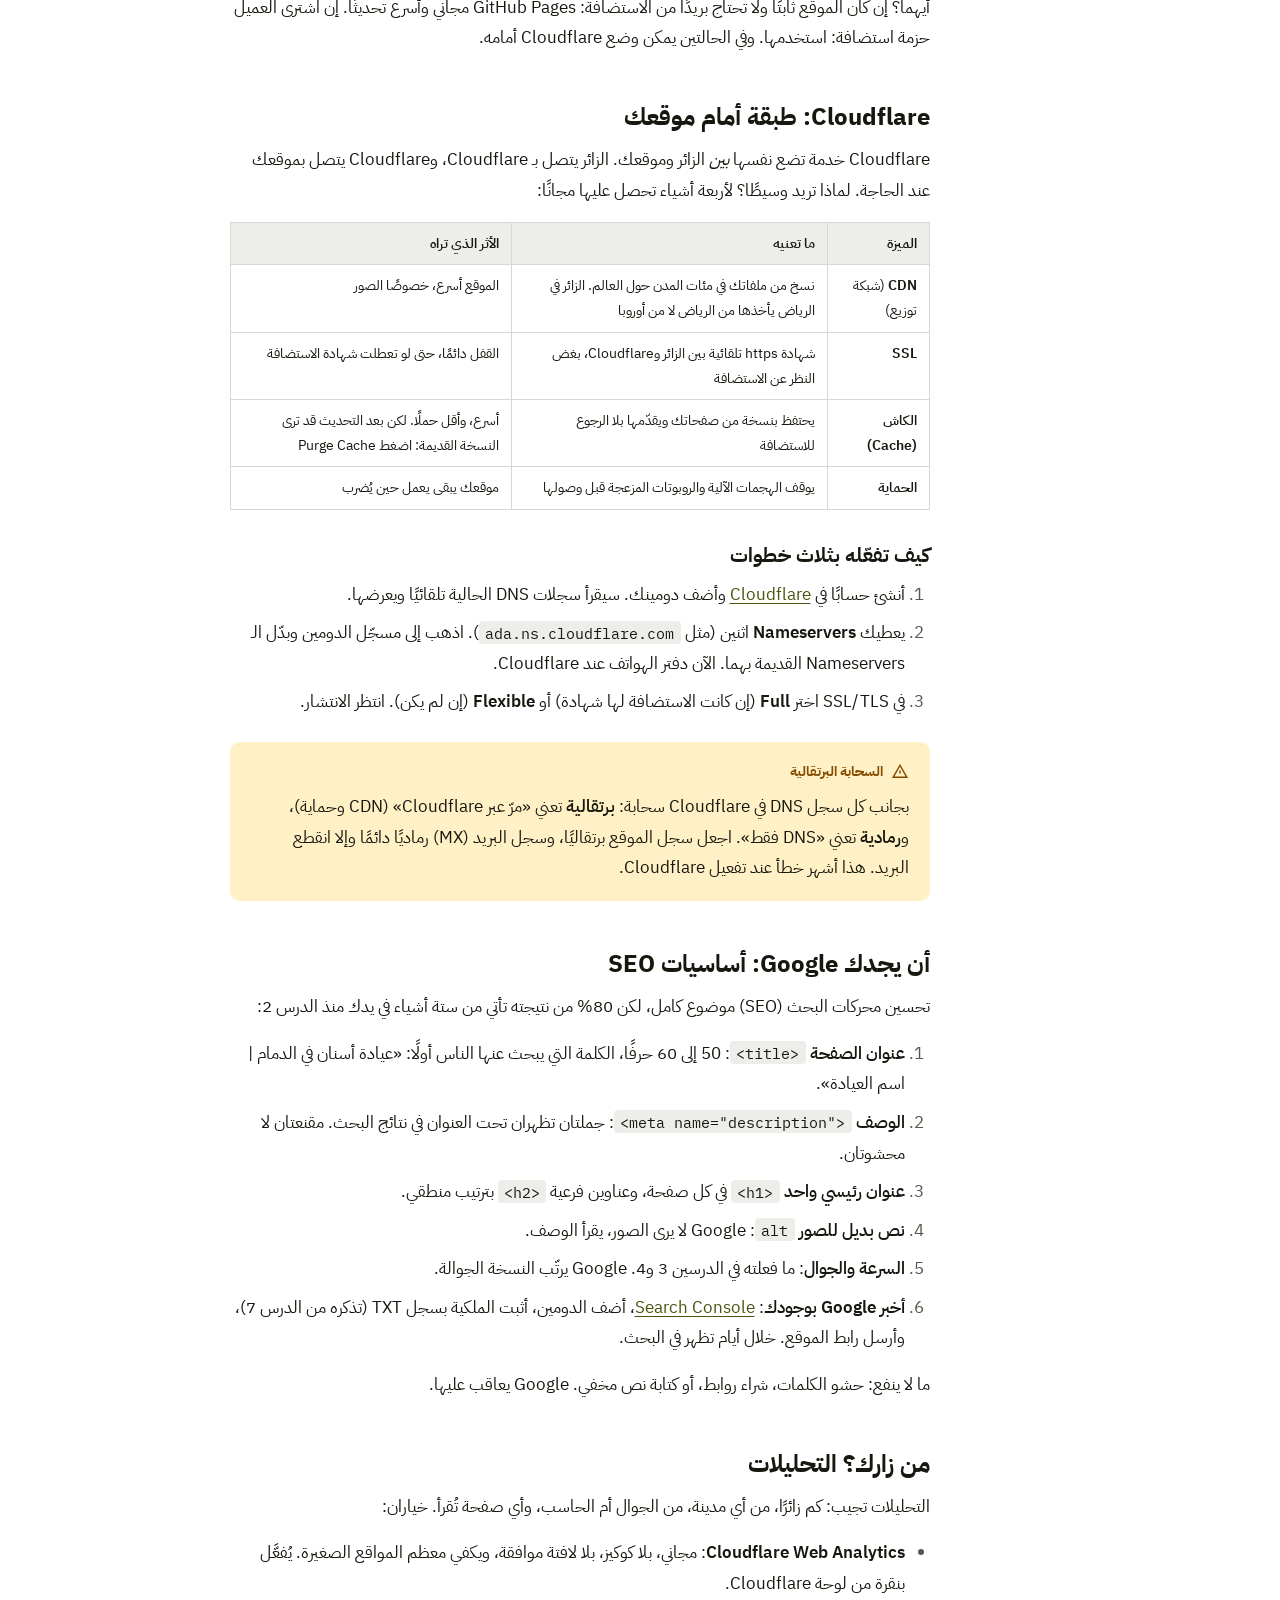
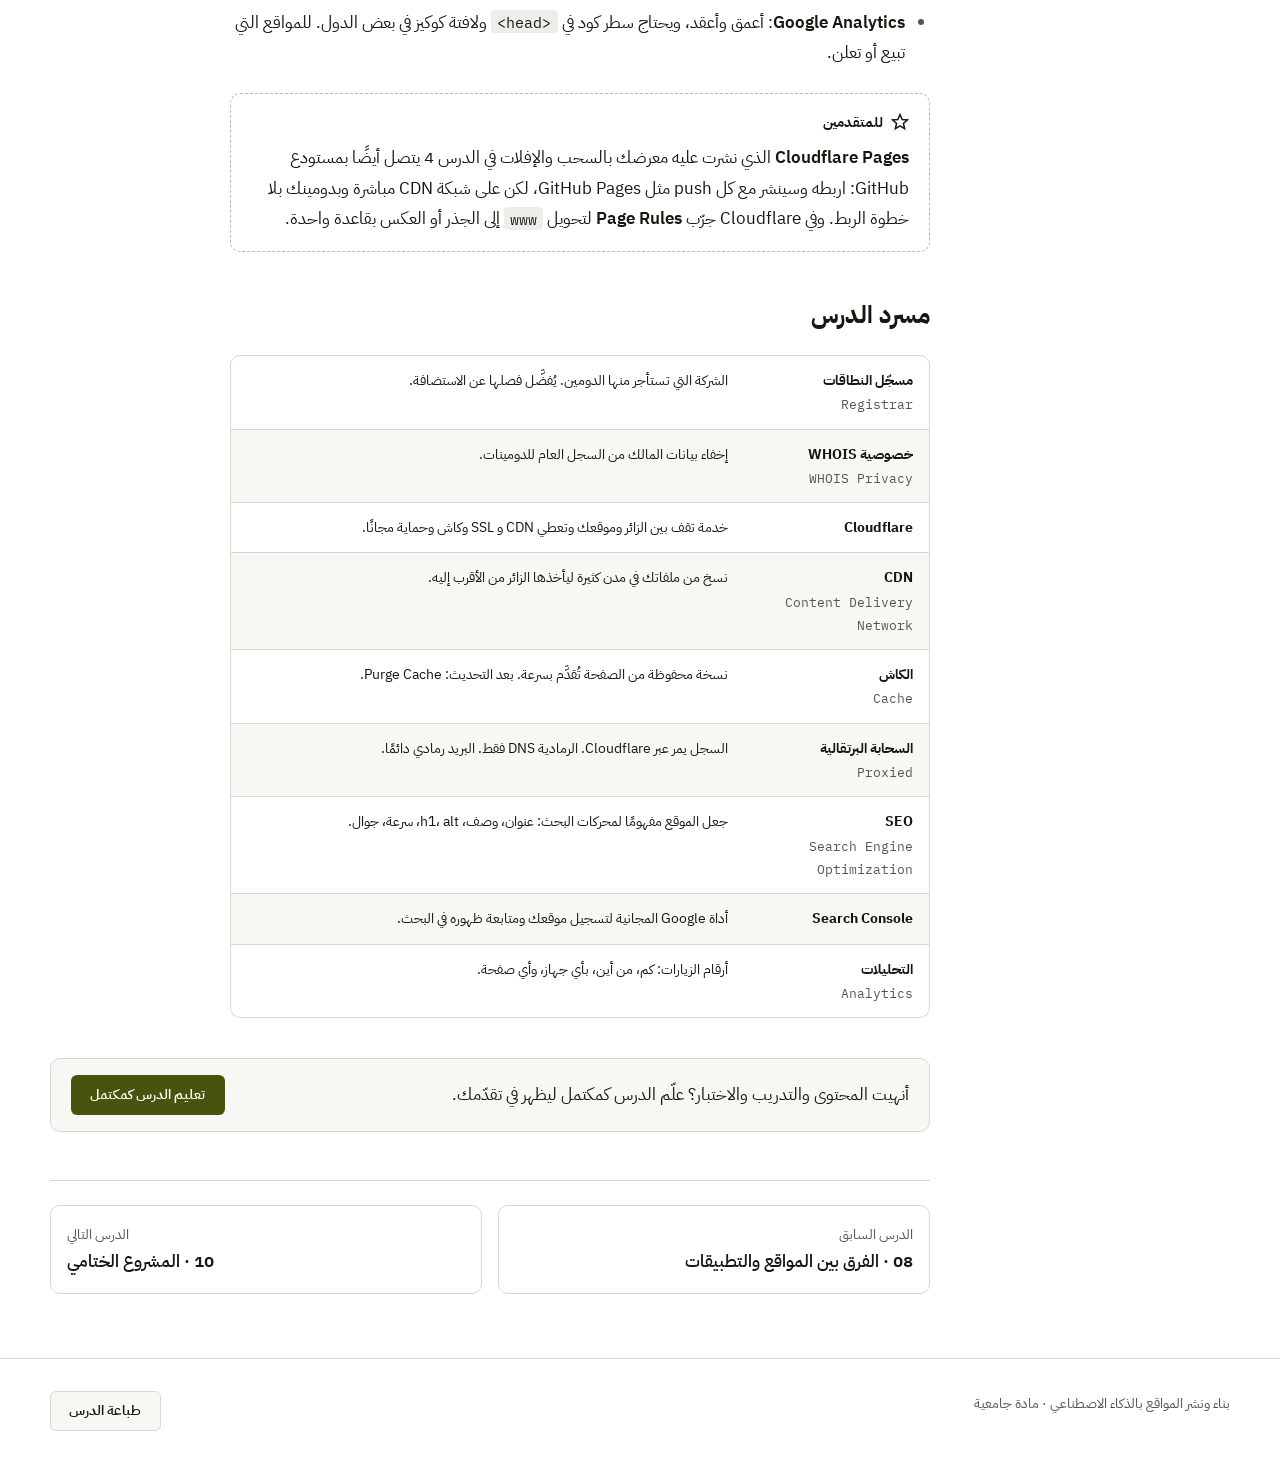
<file: lessons/lesson-09.html>
<!DOCTYPE html>
<html lang="ar" dir="rtl" data-root="../">
<head>
  <meta charset="UTF-8">
  <meta name="viewport" content="width=device-width, initial-scale=1">
  <title>الدرس 9 · موقع باسمي: الدومين الخاص | بناء ونشر المواقع بالذكاء الاصطناعي</title>
  <meta name="description" content="اختيار وشراء الدومين وربطه بالاستضافة، Cloudflare: النيمسيرفر و CDN و SSL والكاش والحماية، وأساسيات SEO والتحليلات.">
  <script>(function(){try{var t=localStorage.getItem('bnm-theme');if(!t)t=matchMedia('(prefers-color-scheme: dark)').matches?'dark':'light';document.documentElement.setAttribute('data-theme',t)}catch(e){}})();</script>
  <link rel="preconnect" href="https://fonts.googleapis.com">
  <link rel="preconnect" href="https://fonts.gstatic.com" crossorigin>
  <link href="https://fonts.googleapis.com/css2?family=IBM+Plex+Sans+Arabic:wght@400;500;600;700&family=IBM+Plex+Mono:wght@400;600&display=swap" rel="stylesheet">
  <link rel="stylesheet" href="../assets/css/style.css">
  <script>document.documentElement.classList.add('gate-pending');setTimeout(function(){document.documentElement.classList.remove('gate-pending')},3000);</script>
  <link rel="icon" href="data:image/svg+xml,%3Csvg xmlns='http://www.w3.org/2000/svg' viewBox='0 0 32 32'%3E%3Crect width='32' height='32' rx='7' fill='%234a5a1e'/%3E%3Ctext x='16' y='21' text-anchor='middle' font-family='monospace' font-size='14' font-weight='700' fill='white'%3E%3C/%3E%3C/text%3E%3C/svg%3E">
</head>
<body data-lesson="9">
  <a class="skip-link" href="#main">تخطّ إلى المحتوى</a>

  <header class="topbar">
    <div class="container">
      <a class="brand" href="../index.html">
        <span class="brand-mark" aria-hidden="true">&lt;/&gt;</span>
        <span>بناء ونشر المواقع<span class="brand-sub">بالذكاء الاصطناعي</span></span>
      </a>
      <nav class="nav" id="nav" aria-label="الأقسام">
        <a href="../index.html">الرئيسية</a>
        <a href="../index.html#lessons" aria-current="page">الدروس</a>
        <a href="../pages/glossary.html">المسرد</a>
        <a href="../pages/resources.html">الموارد</a>
        <a href="../pages/about.html">عن المادة</a>
      </nav>
      <div class="topbar-tools">
        <div class="ring" role="img" aria-label="نسبة الإنجاز"><span>0%</span></div>
        <button class="icon-btn" type="button" data-theme-toggle aria-label="التبديل إلى الوضع الليلي">
          <svg class="icon-moon" viewBox="0 0 24 24" fill="none" stroke="currentColor" stroke-width="1.8" aria-hidden="true"><path d="M21 12.8A9 9 0 1 1 11.2 3a7 7 0 0 0 9.8 9.8z"/></svg>
          <svg class="icon-sun" viewBox="0 0 24 24" fill="none" stroke="currentColor" stroke-width="1.8" aria-hidden="true"><circle cx="12" cy="12" r="4"/><path d="M12 2v2M12 20v2M4.9 4.9l1.4 1.4M17.7 17.7l1.4 1.4M2 12h2M20 12h2M4.9 19.1l1.4-1.4M17.7 6.3l1.4-1.4"/></svg>
        </button>
        <button class="icon-btn nav-toggle" type="button" aria-expanded="false" aria-controls="nav" aria-label="القائمة">
          <svg viewBox="0 0 24 24" fill="none" stroke="currentColor" stroke-width="1.8" aria-hidden="true"><path d="M4 7h16M4 12h16M4 17h16"/></svg>
        </button>
      </div>
    </div>
  </header>

  <div class="container lesson-layout">
    <aside class="sidebar" aria-label="قائمة الدروس">
      <details>
        <summary>قائمة الدروس</summary>
        <h2>المحاضرات</h2>
        <ul class="side-list" data-side-list></ul>
      </details>
      <div class="side-progress">
        <div class="row"><span>تقدّمك</span><strong data-progress-percent>0%</strong></div>
        <div class="bar" aria-hidden="true"><i data-progress-bar></i></div>
        <div class="row"><span>دروس مكتملة</span><span data-progress-text>0 / 10</span></div>
      </div>
    </aside>

    <main id="main">
      <header class="lesson-head">
        <div class="kicker">
          <span class="num-big">المحاضرة 09</span>
          <span class="badge">90 دقيقة</span>
          <span class="badge badge-project">درجة النشر 5: Cloudflare</span>
        </div>
        <h1>موقع باسمي: الدومين الخاص</h1>
        <p class="meta">
          <span>اختيار الدومين وشراؤه وربطه</span>
          <span>Cloudflare: CDN و SSL والحماية</span>
          <span>أن يجدك Google وتعرف من زارك</span>
        </p>
      </header>

      <div class="tabs" role="tablist" aria-label="أقسام الدرس">
        <button class="tab" role="tab" id="tab-content" aria-controls="panel-content" aria-selected="true" data-tab="content"><span class="n">1</span><span class="long">محتوى الدرس</span><span class="short">المحتوى</span></button>
        <button class="tab" role="tab" id="tab-practice" aria-controls="panel-practice" aria-selected="false" data-tab="practice" tabindex="-1"><span class="n">2</span><span class="long">التدريب العملي</span><span class="short">العملي</span></button>
        <button class="tab" role="tab" id="tab-quiz" aria-controls="panel-quiz" aria-selected="false" data-tab="quiz" tabindex="-1"><span class="n">3</span><span class="long">التدريب النظري والاختبار</span><span class="short">الاختبار</span></button>
      </div>

      <!-- ============ 1. المحتوى ============ -->
      <section id="panel-content" role="tabpanel" aria-labelledby="tab-content" class="lesson-body prose" data-print-title="محتوى الدرس">
        <h2>الدرجة الأخيرة</h2>
        <p>حتى الآن كانت روابطك تحمل اسم غيرك: <code>netlify.app</code>، <code>github.io</code>، أو دومين المدرّب. اليوم يصبح الرابط باسمك أنت، ومعه بريد باسمك، وطبقة حماية وسرعة اسمها Cloudflare. هذه الدرجة الخامسة، وبعدها لا تحتاج أحدًا لتنشر.</p>

        <h2>اختيار الدومين: خمس قواعد</h2>
        <ol>
          <li><strong>قصير ويُنطق كما يُكتب.</strong> إن اضطررت لتهجئته في الهاتف فهو طويل. <code>waha-cafe.com</code> أفضل من <code>thewahacoffeehouse-official.com</code>.</li>
          <li><strong>بلا أرقام ولا شرطات</strong> إن أمكن. «هل هو رقم 4 أم كلمة for؟» سؤال يخسّرك زوارًا.</li>
          <li><strong>الامتداد حسب الجمهور:</strong> <code>.com</code> للعالم والافتراضي، <code>.sa</code> أو <code>.com.sa</code> للجهات السعودية الرسمية (يحتاج سجلًا تجاريًا)، <code>.net</code> و<code>.org</code> بدائل مقبولة، والباقي (<code>.xyz</code>، <code>.site</code>) رخيص لكنه يبدو مؤقتًا.</li>
          <li><strong>افحص الاسم على وسائل التواصل</strong> قبل الشراء: إن كان <code>@wahacafe</code> محجوزًا في إنستغرام فاختر غيره ليتطابق كل شيء.</li>
          <li><strong>احجز الامتدادين</strong> إن كان المشروع جادًا: <code>.com</code> و<code>.sa</code> مثلًا، ووجّه أحدهما للآخر.</li>
        </ol>

        <h3>الشراء: ما تدفعه وما تنتبه له</h3>
        <div class="table-wrap">
          <table>
            <thead><tr><th>البند</th><th>التفصيل</th></tr></thead>
            <tbody>
              <tr><td><strong>السعر</strong></td><td>10 إلى 15 دولارًا سنويًا لـ .com. السنة الأولى قد تكون أرخص، والتجديد بالسعر الكامل. اقرأ سعر التجديد قبل الشراء.</td></tr>
              <tr><td><strong>من أين</strong></td><td>مسجّل نطاقات (Namecheap، Cloudflare Registrar، GoDaddy) أو شركة الاستضافة نفسها. الفصل بينهما أفضل: إن تركت الاستضافة يبقى الدومين معك.</td></tr>
              <tr><td><strong>الخصوصية (WHOIS Privacy)</strong></td><td>تُخفي اسمك وبريدك من السجل العام. مجانية عند معظم المسجّلين. فعّلها.</td></tr>
              <tr><td><strong>التجديد التلقائي</strong></td><td>فعّله. الدومين المنتهي يُباع لغيرك خلال أسابيع، وصلني كثير من «موقعي اختفى» سببها هذا.</td></tr>
              <tr><td><strong>الملكية</strong></td><td>الحساب باسم صاحب المشروع لا باسمك أنت. إن بنيت لعميل، أنشئ الحساب ببريده وأعطه كلمة المرور.</td></tr>
            </tbody>
          </table>
        </div>

        <h2>الربط: طريقتان</h2>
        <p>من الدرس 7 تعرف الأداة: سجلات DNS. الفرق فقط في وجهة السجل.</p>
        <div class="table-wrap">
          <table>
            <thead><tr><th>الوجهة</th><th>ماذا تكتب في DNS</th><th>ماذا تفعل عند الوجهة</th></tr></thead>
            <tbody>
              <tr><td><strong>استضافة مشتركة</strong> (الدرس 7)</td><td>وجّه Nameservers إلى الاستضافة، أو أضف سجل A إلى IP الاستضافة</td><td>أضف الدومين في hPanel ← Domains، وارفع الملفات إلى public_html الخاص به</td></tr>
              <tr><td><strong>GitHub Pages</strong> (الدرس 6)</td><td>سجل CNAME: <code>www → اسمك.github.io</code>، وأربعة سجلات A للجذر إلى عناوين GitHub الأربعة</td><td>Settings ← Pages ← Custom domain: اكتب الدومين، وفعّل Enforce HTTPS</td></tr>
            </tbody>
          </table>
        </div>
        <p>أيهما؟ إن كان الموقع ثابتًا ولا تحتاج بريدًا من الاستضافة: GitHub Pages مجاني وأسرع تحديثًا. إن اشترى العميل حزمة استضافة: استخدمها. وفي الحالتين يمكن وضع Cloudflare أمامه.</p>

        <h2>Cloudflare: طبقة أمام موقعك</h2>
        <p>Cloudflare خدمة تضع نفسها <em>بين</em> الزائر وموقعك. الزائر يتصل بـ Cloudflare، وCloudflare يتصل بموقعك عند الحاجة. لماذا تريد وسيطًا؟ لأربعة أشياء تحصل عليها مجانًا:</p>
        <div class="table-wrap">
          <table>
            <thead><tr><th>الميزة</th><th>ما تعنيه</th><th>الأثر الذي تراه</th></tr></thead>
            <tbody>
              <tr><td><strong>CDN</strong> (شبكة توزيع)</td><td>نسخ من ملفاتك في مئات المدن حول العالم. الزائر في الرياض يأخذها من الرياض لا من أوروبا</td><td>الموقع أسرع، خصوصًا الصور</td></tr>
              <tr><td><strong>SSL</strong></td><td>شهادة https تلقائية بين الزائر وCloudflare، بغض النظر عن الاستضافة</td><td>القفل دائمًا، حتى لو تعطلت شهادة الاستضافة</td></tr>
              <tr><td><strong>الكاش (Cache)</strong></td><td>يحتفظ بنسخة من صفحاتك ويقدّمها بلا الرجوع للاستضافة</td><td>أسرع، وأقل حملًا. لكن بعد التحديث قد ترى النسخة القديمة: اضغط Purge Cache</td></tr>
              <tr><td><strong>الحماية</strong></td><td>يوقف الهجمات الآلية والروبوتات المزعجة قبل وصولها</td><td>موقعك يبقى يعمل حين يُضرب</td></tr>
            </tbody>
          </table>
        </div>
        <h3>كيف تفعّله بثلاث خطوات</h3>
        <ol>
          <li>أنشئ حسابًا في <a href="https://dash.cloudflare.com/sign-up" target="_blank" rel="noopener">Cloudflare</a> وأضف دومينك. سيقرأ سجلات DNS الحالية تلقائيًا ويعرضها.</li>
          <li>يعطيك <strong>Nameservers</strong> اثنين (مثل <code>ada.ns.cloudflare.com</code>). اذهب إلى مسجّل الدومين وبدّل الـ Nameservers القديمة بهما. الآن دفتر الهواتف عند Cloudflare.</li>
          <li>في SSL/TLS اختر <strong>Full</strong> (إن كانت الاستضافة لها شهادة) أو <strong>Flexible</strong> (إن لم يكن). انتظر الانتشار.</li>
        </ol>
        <div class="callout callout-warn">
          <div class="callout-title">
            <svg viewBox="0 0 24 24" fill="none" stroke="currentColor" stroke-width="2" aria-hidden="true"><path d="M12 3l9 16H3l9-16zM12 10v4M12 17h.01"/></svg>
            السحابة البرتقالية
          </div>
          <p>بجانب كل سجل DNS في Cloudflare سحابة: <strong>برتقالية</strong> تعني «مرّ عبر Cloudflare» (CDN وحماية)، و<strong>رمادية</strong> تعني «DNS فقط». اجعل سجل الموقع برتقاليًا، وسجل البريد (MX) رماديًا دائمًا وإلا انقطع البريد. هذا أشهر خطأ عند تفعيل Cloudflare.</p>
        </div>

        <h2>أن يجدك Google: أساسيات SEO</h2>
        <p>تحسين محركات البحث (SEO) موضوع كامل، لكن 80% من نتيجته تأتي من ستة أشياء في يدك منذ الدرس 2:</p>
        <ol>
          <li><strong>عنوان الصفحة</strong> <code>&lt;title&gt;</code>: 50 إلى 60 حرفًا، الكلمة التي يبحث عنها الناس أولًا: «عيادة أسنان في الدمام | اسم العيادة».</li>
          <li><strong>الوصف</strong> <code>&lt;meta name="description"&gt;</code>: جملتان تظهران تحت العنوان في نتائج البحث. مقنعتان لا محشوتان.</li>
          <li><strong>عنوان رئيسي واحد</strong> <code>&lt;h1&gt;</code> في كل صفحة، وعناوين فرعية <code>&lt;h2&gt;</code> بترتيب منطقي.</li>
          <li><strong>نص بديل للصور</strong> <code>alt</code>: Google لا يرى الصور، يقرأ الوصف.</li>
          <li><strong>السرعة والجوال</strong>: ما فعلته في الدرسين 3 و4. Google يرتّب النسخة الجوالة.</li>
          <li><strong>أخبر Google بوجودك</strong>: <a href="https://search.google.com/search-console" target="_blank" rel="noopener">Search Console</a>، أضف الدومين، أثبت الملكية بسجل TXT (تذكره من الدرس 7)، وأرسل رابط الموقع. خلال أيام تظهر في البحث.</li>
        </ol>
        <p>ما لا ينفع: حشو الكلمات، شراء روابط، أو كتابة نص مخفي. Google يعاقب عليها.</p>

        <h2>من زارك؟ التحليلات</h2>
        <p>التحليلات تجيب: كم زائرًا، من أي مدينة، من الجوال أم الحاسب، وأي صفحة تُقرأ. خياران:</p>
        <ul>
          <li><strong>Cloudflare Web Analytics</strong>: مجاني، بلا كوكيز، بلا لافتة موافقة، ويكفي معظم المواقع الصغيرة. يُفعَّل بنقرة من لوحة Cloudflare.</li>
          <li><strong>Google Analytics</strong>: أعمق وأعقد، ويحتاج سطر كود في <code>&lt;head&gt;</code> ولافتة كوكيز في بعض الدول. للمواقع التي تبيع أو تعلن.</li>
        </ul>

        <div class="callout callout-advanced">
          <div class="callout-title">
            <svg viewBox="0 0 24 24" fill="none" stroke="currentColor" stroke-width="2" aria-hidden="true"><path d="M12 2l2.9 6.6 7.1.6-5.4 4.7 1.6 7.1L12 17.3 5.8 21l1.6-7.1L2 9.2l7.1-.6z"/></svg>
            للمتقدمين
          </div>
          <p><strong>Cloudflare Pages</strong> الذي نشرت عليه معرضك بالسحب والإفلات في الدرس 4 يتصل أيضًا بمستودع GitHub: اربطه وسينشر مع كل push مثل GitHub Pages، لكن على شبكة CDN مباشرة وبدومينك بلا خطوة الربط. وفي Cloudflare جرّب <strong>Page Rules</strong> لتحويل <code>www</code> إلى الجذر أو العكس بقاعدة واحدة.</p>
        </div>

        <h2>مسرد الدرس</h2>
        <dl class="terms">
          <div><dt>مسجّل النطاقات <span>Registrar</span></dt><dd>الشركة التي تستأجر منها الدومين. يُفضَّل فصلها عن الاستضافة.</dd></div>
          <div><dt>خصوصية WHOIS <span>WHOIS Privacy</span></dt><dd>إخفاء بيانات المالك من السجل العام للدومينات.</dd></div>
          <div><dt>Cloudflare <span></span></dt><dd>خدمة تقف بين الزائر وموقعك وتعطي CDN و SSL وكاش وحماية مجانًا.</dd></div>
          <div><dt>CDN <span>Content Delivery Network</span></dt><dd>نسخ من ملفاتك في مدن كثيرة ليأخذها الزائر من الأقرب إليه.</dd></div>
          <div><dt>الكاش <span>Cache</span></dt><dd>نسخة محفوظة من الصفحة تُقدَّم بسرعة. بعد التحديث: Purge Cache.</dd></div>
          <div><dt>السحابة البرتقالية <span>Proxied</span></dt><dd>السجل يمر عبر Cloudflare. الرمادية DNS فقط. البريد رمادي دائمًا.</dd></div>
          <div><dt>SEO <span>Search Engine Optimization</span></dt><dd>جعل الموقع مفهومًا لمحركات البحث: عنوان، وصف، h1، alt، سرعة، جوال.</dd></div>
          <div><dt>Search Console <span></span></dt><dd>أداة Google المجانية لتسجيل موقعك ومتابعة ظهوره في البحث.</dd></div>
          <div><dt>التحليلات <span>Analytics</span></dt><dd>أرقام الزيارات: كم، من أين، بأي جهاز، وأي صفحة.</dd></div>
        </dl>
      </section>

      <!-- ============ 2. التدريب العملي ============ -->
      <section id="panel-practice" role="tabpanel" aria-labelledby="tab-practice" class="lesson-body prose" hidden data-print-title="التدريب العملي">
        <p>مخرج اليوم: <strong>أحد مشاريعك على دومين باسمك</strong>، خلف Cloudflare بقفل https، مسجّل في Search Console، وله بريد باسم النطاق.</p>
        <div class="callout callout-note">
          <div class="callout-title">
            <svg viewBox="0 0 24 24" fill="none" stroke="currentColor" stroke-width="2" aria-hidden="true"><path d="M12 22a10 10 0 1 0 0-20 10 10 0 0 0 0 20zM12 8v4M12 16h.01"/></svg>
            الدومين الحقيقي
          </div>
          <p>شراء دومين يكلف نحو 10 دولارات. المدرّب يحدد: إلزامي للجميع، أم اختياري مع بديل. البديل المجاني في صندوق «إذا تعثّرت». لا تشترِ قبل أن يقول المدرّب.</p>
        </div>

        <h2>الجزء الأول: اختر واشترِ (20 دقيقة)</h2>
        <ol class="steps">
          <li><strong>اكتب ثلاثة أسماء مرشحة</strong> بالقواعد الخمس. افحصها في <a href="https://www.namecheap.com/domains/domain-name-search/" target="_blank" rel="noopener">أداة بحث النطاقات</a> وفي إنستغرام وتويتر. اختر ما يتوفر في كلها.</li>
          <li><strong>اشترِ من مسجّل</strong> (Namecheap أو Cloudflare Registrar) لا من الاستضافة. فعّل WHOIS Privacy والتجديد التلقائي. سجّل سعر التجديد في ملاحظاتك.</li>
          <li><strong>لا تلمس DNS بعد.</strong> سنفعل ذلك من Cloudflare.</li>
        </ol>

        <h2>الجزء الثاني: Cloudflare والربط (35 دقيقة)</h2>
        <ol class="steps">
          <li><strong>أضف الدومين في Cloudflare</strong> (الخطة المجانية). سيعرض السجلات التي وجدها. احذف ما لا تعرفه من سجلات الحجز الافتراضية (Parking).</li>
          <li><strong>بدّل الـ Nameservers</strong> عند المسجّل بالاثنين اللذين أعطاك Cloudflare. احفظ. سيصلك بريد من Cloudflare حين ينشط الدومين (دقائق إلى ساعات).</li>
          <li><strong>أضف سجلات الموقع.</strong><p>إن كانت الوجهة GitHub Pages: سجل CNAME لـ <code>www</code> إلى <code>اسمك.github.io</code>، وأربعة سجلات A للجذر (<code>@</code>) إلى عناوين GitHub الأربعة المذكورة في <a href="https://docs.github.com/pages/configuring-a-custom-domain-for-your-github-pages-site/managing-a-custom-domain-for-your-github-pages-site" target="_blank" rel="noopener">توثيق GitHub</a>. إن كانت استضافة مشتركة: سجل A إلى IP الاستضافة كما في hPanel.</p></li>
          <li><strong>أخبر الوجهة بالدومين.</strong><p>GitHub: Settings ← Pages ← Custom domain ← اكتب الدومين ← Save، ثم فعّل Enforce HTTPS بعد دقائق. hPanel: Domains ← Add domain.</p></li>
          <li><strong>SSL/TLS في Cloudflare: Full.</strong> ثم في Edge Certificates فعّل Always Use HTTPS.</li>
          <li><strong>افتح الدومين</strong> من جوالك ببيانات الشبكة. القفل موجود؟ الموقع يظهر؟ إن ظهرت نسخة قديمة أو صفحة الحجز: Caching ← Purge Everything.</li>
          <li><strong>فعّل Web Analytics</strong> من لوحة Cloudflare بنقرة، وزر موقعك عشر مرات من أجهزة مختلفة لترى الأرقام تتحرك.</li>
        </ol>

        <h2>الجزء الثالث: البريد وGoogle (35 دقيقة)</h2>
        <ol class="steps">
          <li><strong>بريد باسم النطاق.</strong><p>الخيار المجاني: <strong>Cloudflare Email Routing</strong>: يحوّل <code>info@دومينك</code> إلى بريدك الشخصي. Email ← Email Routing ← أضف العنوان والوجهة. سيضيف سجلات MX تلقائيًا (رمادية). أرسل رسالة تجريبية إلى العنوان الجديد.</p></li>
          <li><strong>سجّل في Search Console.</strong><p>أضف الدومين (نوع Domain)، انسخ سجل TXT الذي يطلبه، أضفه في DNS في Cloudflare، ثم Verify. قد يحتاج دقائق.</p></li>
          <li><strong>راجع SEO الصفحة الرئيسية.</strong><p>افتح <code>index.html</code>: هل <code>&lt;title&gt;</code> يحمل ما يبحث عنه الناس؟ هل يوجد <code>meta description</code>؟ هل <code>h1</code> واحد فقط؟ هل لكل صورة alt؟ أصلح، لقطة، push.</p></li>
          <li><strong>افحص السرعة</strong> في <a href="https://pagespeed.web.dev" target="_blank" rel="noopener">PageSpeed Insights</a> بالدومين الجديد. قارن الرقم مع فحص الدرس 4 إن كنت فعلته: هذا أثر CDN.</li>
          <li><strong>أرسل للمدرّب:</strong> الدومين، لقطة شاشة من Cloudflare تُظهر السجلات، ولقطة من Search Console بعد التحقق.</li>
        </ol>

        <div class="callout callout-stuck">
          <div class="callout-title">
            <svg viewBox="0 0 24 24" fill="none" stroke="currentColor" stroke-width="2" aria-hidden="true"><path d="M12 3l9 16H3l9-16zM12 10v4M12 17h.01"/></svg>
            إذا تعثّرت
          </div>
          <ul>
            <li><strong>لا أستطيع شراء دومين:</strong> نفّذ كل شيء على نطاق GitHub Pages المجاني: SEO في الصفحة، Search Console بنوع «URL prefix» (يقبل رابط github.io)، وPageSpeed. أما Cloudflare فتابع زميلًا يملك دومينًا وسجّل الخطوات. تُقبل هذه النسخة كاملة.</li>
            <li><strong>Cloudflare يقول Pending منذ ساعات:</strong> الـ Nameservers لم تُحفظ عند المسجّل، أو لم تنتشر. تأكد من الحفظ ثم انتظر.</li>
            <li><strong>الموقع يظهر «Too many redirects»:</strong> اخترت Flexible والاستضافة تفرض https. بدّل إلى Full.</li>
            <li><strong>البريد توقف بعد Cloudflare:</strong> سجل MX صار برتقاليًا. اجعله رماديًا.</li>
            <li><strong>GitHub يقول Domain is not properly configured:</strong> سجلات A الأربعة ناقصة أو CNAME خاطئ. انتظر دقائق بعد التصحيح ثم Check again.</li>
          </ul>
        </div>

        <div class="callout callout-advanced">
          <div class="callout-title">
            <svg viewBox="0 0 24 24" fill="none" stroke="currentColor" stroke-width="2" aria-hidden="true"><path d="M12 2l2.9 6.6 7.1.6-5.4 4.7 1.6 7.1L12 17.3 5.8 21l1.6-7.1L2 9.2l7.1-.6z"/></svg>
            للمتقدمين
          </div>
          <ul>
            <li>انشر المشروع نفسه على Cloudflare Pages من مستودع GitHub، وقارن: أي الاثنين أسهل ربطًا بالدومين؟</li>
            <li>أضف نطاقًا فرعيًا لكل مشروع: <code>card.دومينك</code>، <code>portfolio.دومينك</code>، <code>slides.دومينك</code>. كل واحد سجل CNAME.</li>
            <li>أنشئ ملف <code>sitemap.xml</code> بروابط صفحاتك وأرسله في Search Console.</li>
          </ul>
        </div>
      </section>

      <!-- ============ 3. النظري والاختبار ============ -->
      <section id="panel-quiz" role="tabpanel" aria-labelledby="tab-quiz" class="lesson-body prose" hidden data-print-title="التدريب النظري والاختبار">
        <h2>تلخيص المفاهيم</h2>
        <ul>
          <li>الدومين: قصير، يُنطق كما يُكتب، بلا أرقام، امتداد حسب الجمهور، متطابق مع حسابات التواصل. اشترِ من مسجّل مستقل، فعّل الخصوصية والتجديد التلقائي، والحساب باسم صاحب المشروع.</li>
          <li>الربط بسجلات DNS: A إلى IP الاستضافة، أو CNAME + أربعة A إلى GitHub Pages، ثم أخبر الوجهة بالدومين.</li>
          <li>Cloudflare طبقة أمام الموقع: CDN للسرعة، SSL تلقائي، كاش (Purge بعد التحديث)، وحماية. يُفعَّل بتبديل Nameservers.</li>
          <li>السحابة البرتقالية للموقع، الرمادية للبريد. Full لا Flexible إن كانت الاستضافة لها شهادة.</li>
          <li>SEO: title، description، h1 واحد، alt، سرعة وجوال، وتسجيل في Search Console بسجل TXT.</li>
          <li>التحليلات: Cloudflare Web Analytics بلا كوكيز يكفي المواقع الصغيرة.</li>
        </ul>

        <h2>الاختبار</h2>
        <p>عشرة أسئلة عن DNS و SSL و Cloudflare. اختر إجابة لترى التصحيح والشرح فورًا.</p>
        <div id="quiz" class="quiz no-print"></div>
        <div class="print-quiz"></div>
      </section>

      <div class="complete-bar" data-complete>
        <p></p>
        <button class="btn" type="button">تعليم الدرس كمكتمل</button>
      </div>

      <nav class="lesson-nav" aria-label="التنقل بين الدروس" data-lesson-nav></nav>
    </main>
  </div>

  <footer class="footer">
    <div class="container">
      <span>بناء ونشر المواقع بالذكاء الاصطناعي · مادة جامعية</span>
      <span><button class="btn btn-subtle no-print" type="button" onclick="window.print()">طباعة الدرس</button></span>
    </div>
  </footer>

  <script>
  window.QUIZ_DATA = [
    {
      scenario: "اختيار الدومين",
      q: "أي دومين أفضل لمقهى اسمه «الواحة»؟",
      options: ["wahacafe.com", "waha4u.xyz", "الواحة.com", "the-waha-coffee-house-2024.com"],
      answer: 0,
      explain: "قصير، يُنطق كما يُكتب، بلا أرقام ولا شرطات، وامتداد .com الافتراضي. الأرقام والشرطات والامتدادات الغريبة تخسّر زوارًا."
    },
    {
      scenario: "الشراء",
      q: "بنيت موقعًا لعميل واشتريت الدومين بحسابك الشخصي. ما المشكلة؟",
      options: ["لا مشكلة", "الدومين ملك حسابك لا العميل، وإن اختفيت أو اختلفتما يفقد موقعه", "السعر أعلى", "لا يمكن ربطه بـ Cloudflare"],
      answer: 1,
      explain: "الدومين أصل يملكه صاحب المشروع. الحساب ببريده، وأنت تدير منه. هذا يحميه ويحميك."
    },
    {
      scenario: "Cloudflare",
      q: "ما الذي يجعل Cloudflare يعمل فعليًا أمام موقعك؟",
      options: ["شراء خطة مدفوعة", "تثبيت برنامج على الاستضافة", "تبديل Nameservers عند المسجّل إلى Nameservers الخاصة بـ Cloudflare", "إضافة سطر في index.html"],
      answer: 2,
      explain: "بتبديل Nameservers يصبح دفتر الهواتف عند Cloudflare، فيمر كل زائر عبره أولًا. بلا هذه الخطوة لا شيء يتغير."
    },
    {
      scenario: "تشخيص",
      q: "بعد تفعيل Cloudflare توقف بريد info@دومينك عن الوصول. السبب الأرجح؟",
      options: ["SSL معطل", "الكاش قديم", "انتهى الدومين", "سجل MX صار برتقاليًا (يمر عبر Cloudflare) بدل رمادي"],
      answer: 3,
      explain: "البريد لا يمر عبر وسيط الويب. سجل MX (وأي سجل بريد) يجب أن يكون رماديًا: DNS فقط. أشهر خطأ عند تفعيل Cloudflare."
    },
    {
      scenario: "تشخيص",
      q: "حدّثت الموقع وعملت push، لكن الزوار يرون النسخة القديمة رغم أن GitHub يعرض الجديدة. ما الحل؟",
      options: ["Purge Cache في Cloudflare", "تغيير Nameservers", "حذف المستودع", "إعادة شراء الدومين"],
      answer: 0,
      explain: "الكاش يحتفظ بنسخة قديمة ويقدّمها بسرعة. بعد كل تحديث مهم: Caching ← Purge Everything."
    },
    {
      scenario: "SSL",
      q: "الموقع يعرض «Too many redirects» بعد تفعيل Cloudflare. الاستضافة تفرض https. ما الإعداد الصحيح؟",
      options: ["SSL/TLS: Flexible", "SSL/TLS: Full", "إيقاف SSL في الاستضافة", "إيقاف Cloudflare"],
      answer: 1,
      explain: "Flexible يجعل Cloudflare يتصل بالاستضافة بلا تشفير، والاستضافة تعيده إلى https، فتدور الحلقة. Full يستخدم شهادة الاستضافة ويحل المشكلة."
    },
    {
      scenario: "DNS",
      q: "تريد ربط دومينك بمستودع GitHub Pages. أي سجلات تضيف؟",
      options: ["لا شيء، GitHub يكتشف الدومين وحده", "سجل MX فقط", "سجل CNAME لـ www إلى اسمك.github.io وأربعة سجلات A للجذر إلى عناوين GitHub", "سجل TXT فقط"],
      answer: 2,
      explain: "CNAME للاسم الفرعي www، وA للجذر لأن الجذر لا يقبل CNAME. ثم تكتب الدومين في إعدادات Pages."
    },
    {
      scenario: "SEO",
      q: "أي إجراء يؤثر فعليًا في ظهور موقع عيادة في بحث Google؟",
      options: ["شراء روابط من مواقع أجنبية", "تغيير الخط", "كتابة كلمة «أسنان» مئة مرة بلون أبيض مخفي", "عنوان صفحة واضح مثل «عيادة أسنان في الدمام | اسم العيادة» ووصف meta وh1 واحد وalt للصور"],
      answer: 3,
      explain: "العناصر الأساسية في HTML هي ما يقرؤه Google. الحشو والنص المخفي والروابط المشتراة تُعاقَب."
    },
    {
      scenario: "Search Console",
      q: "طلب Search Console إثبات ملكية الدومين. كيف؟",
      options: ["إضافة سجل TXT بالقيمة التي أعطاك إياها في DNS ثم Verify", "دفع رسوم", "تغيير الاستضافة", "إرسال صورة الهوية"],
      answer: 0,
      explain: "سجل TXT هو ملاحظة نصية في DNS لا يستطيع إضافتها إلا مالك الدومين. تعلّمته في الدرس 7 وهذا استخدامه الأشهر."
    },
    {
      scenario: "CDN",
      q: "ما الذي يفعله CDN تحديدًا؟",
      options: ["يشفّر الاتصال", "يحفظ نسخًا من ملفاتك في مدن كثيرة ليأخذها الزائر من الأقرب إليه", "يحوّل الاسم إلى رقم", "يرسل البريد"],
      answer: 1,
      explain: "شبكة توزيع المحتوى: الزائر في الرياض يأخذ الصور من الرياض لا من أوروبا. التشفير SSL، والاسم إلى رقم DNS."
    }
  ];
  </script>
  <script src="../assets/js/app.js"></script>
  <script src="../assets/js/quiz.js"></script>
</body>
</html>
</file>
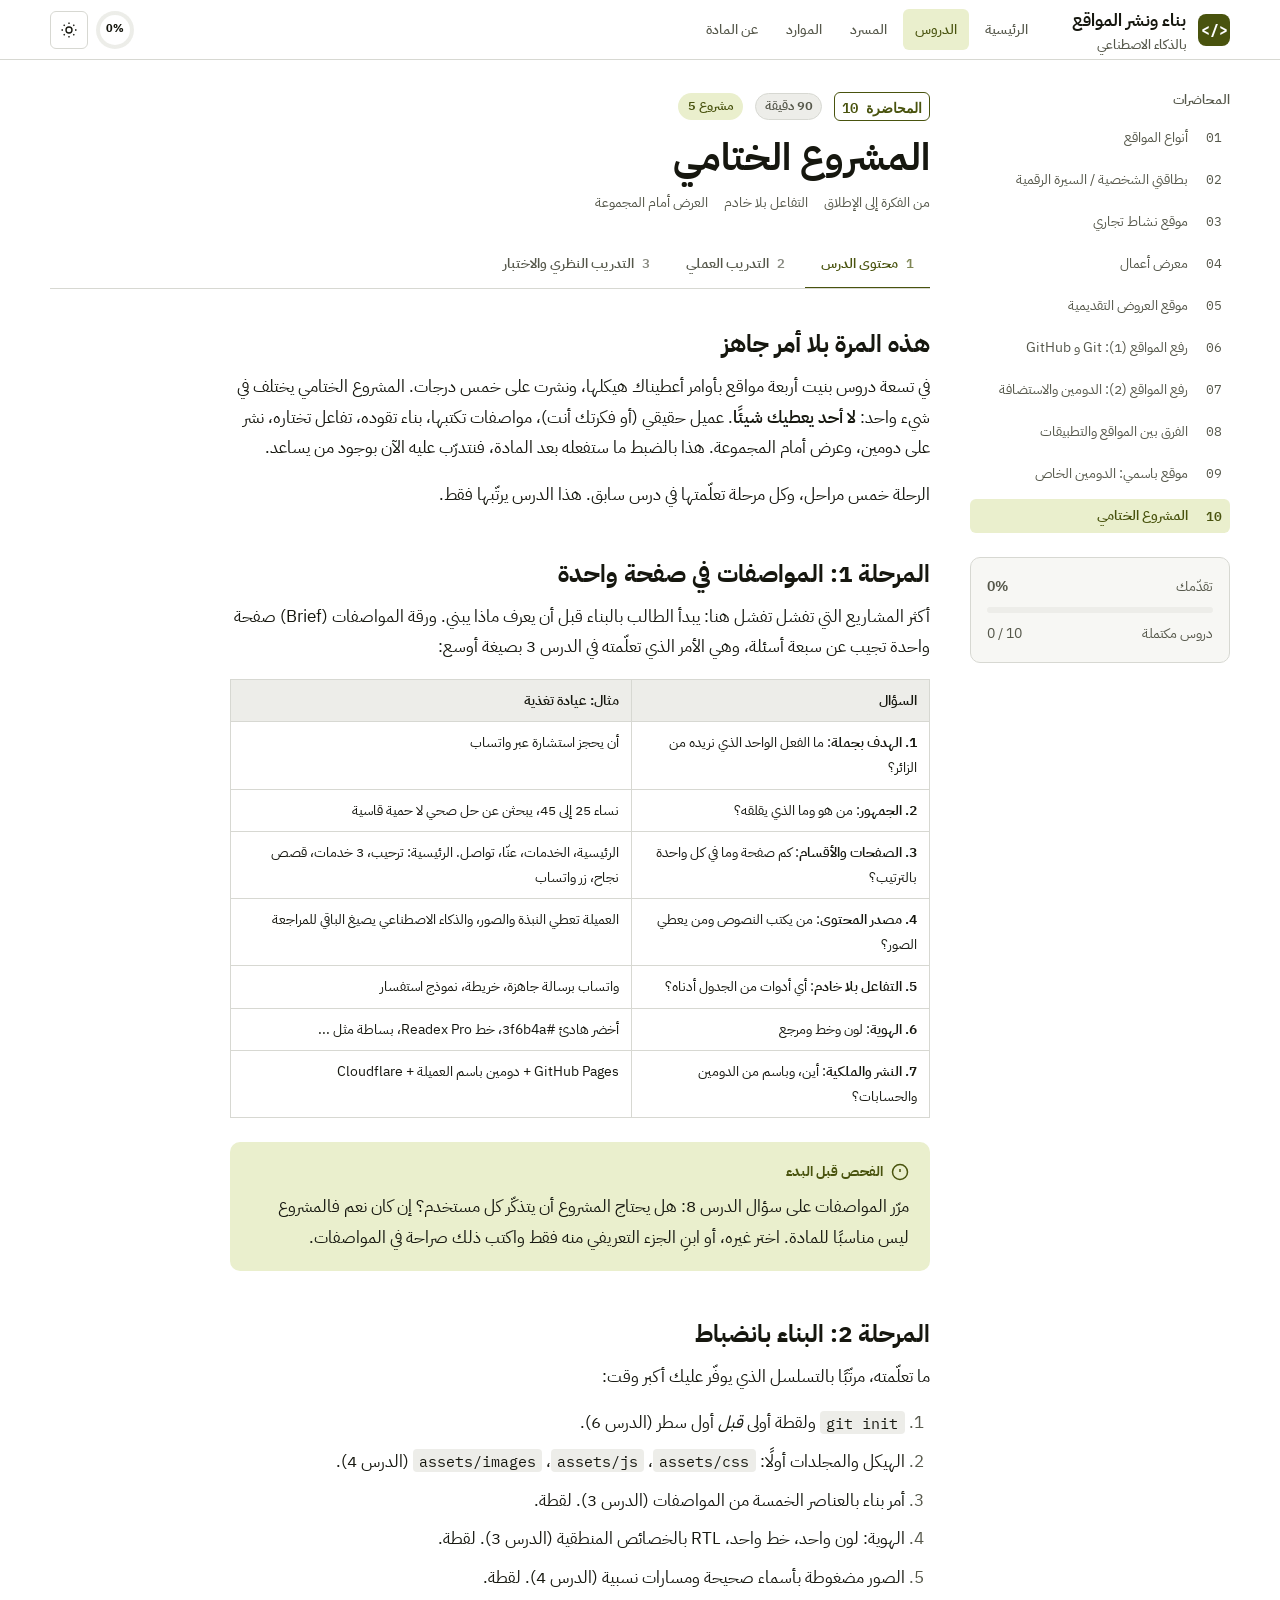
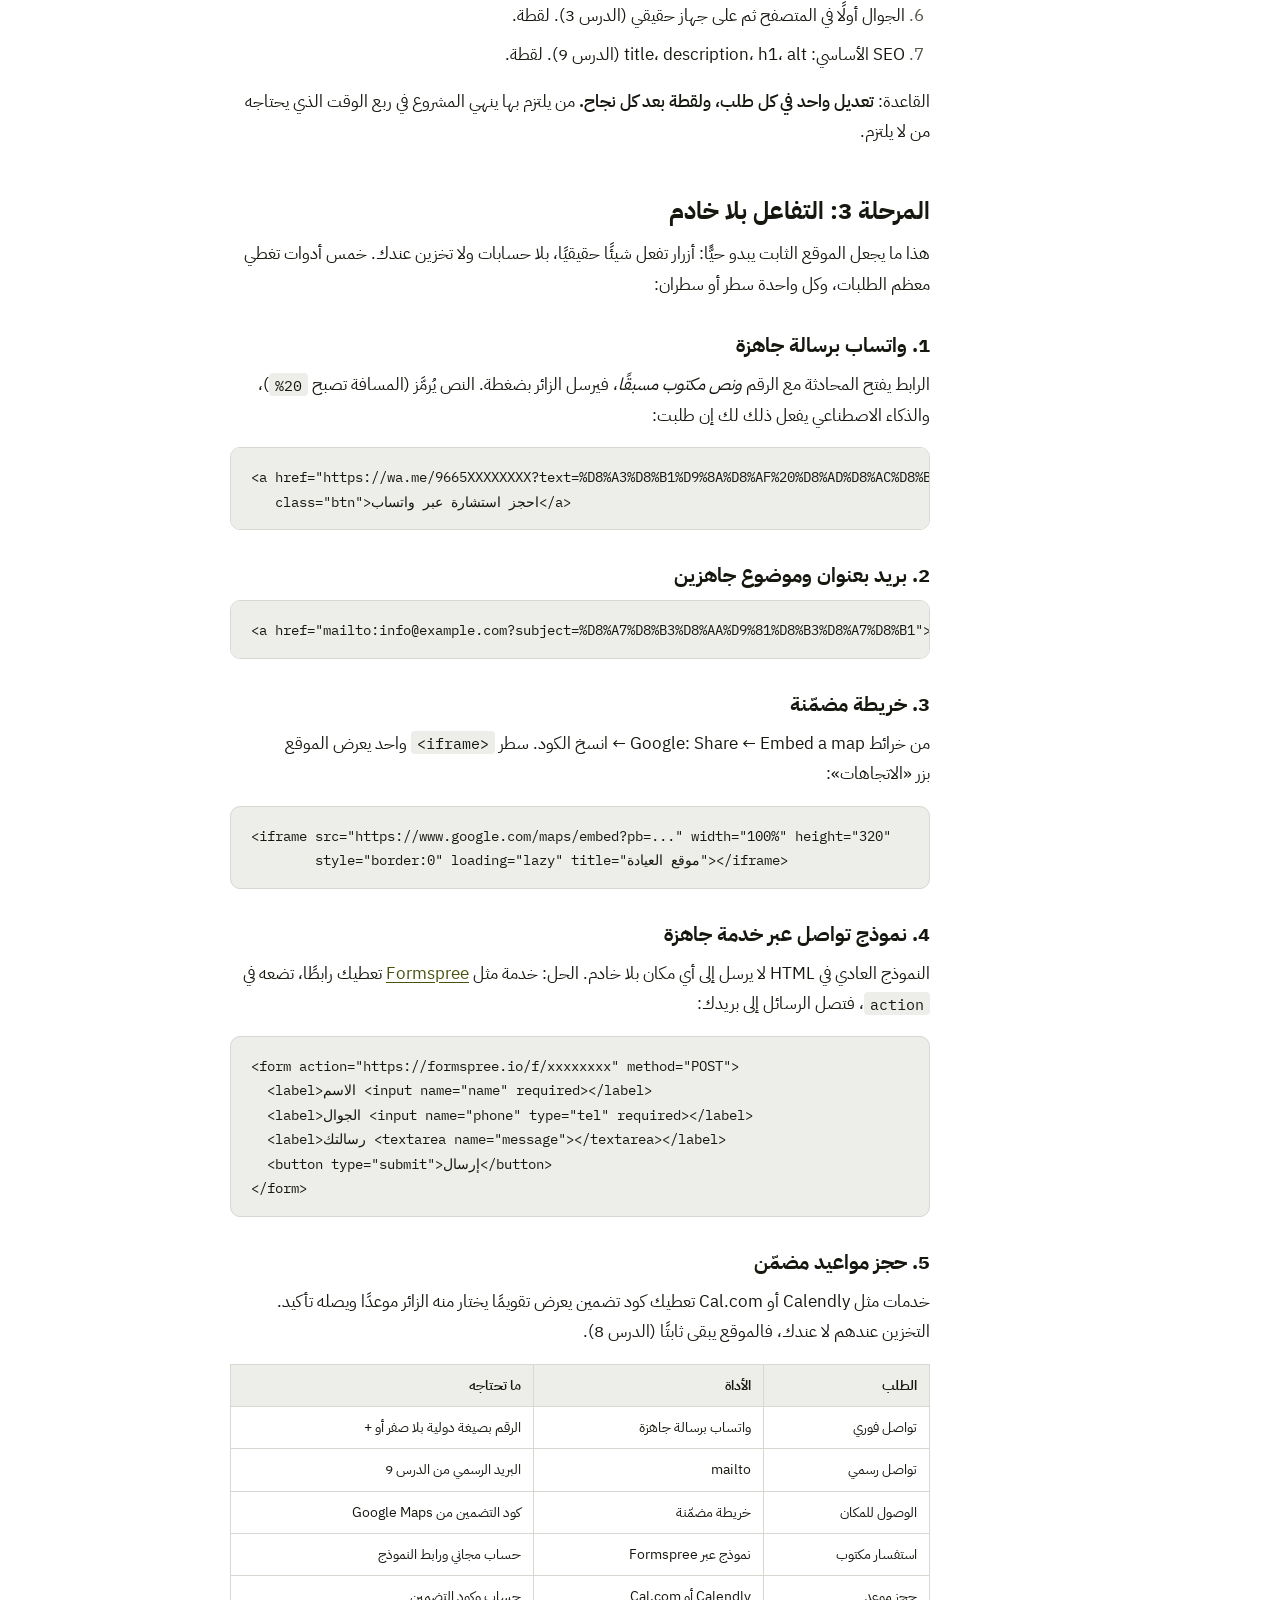
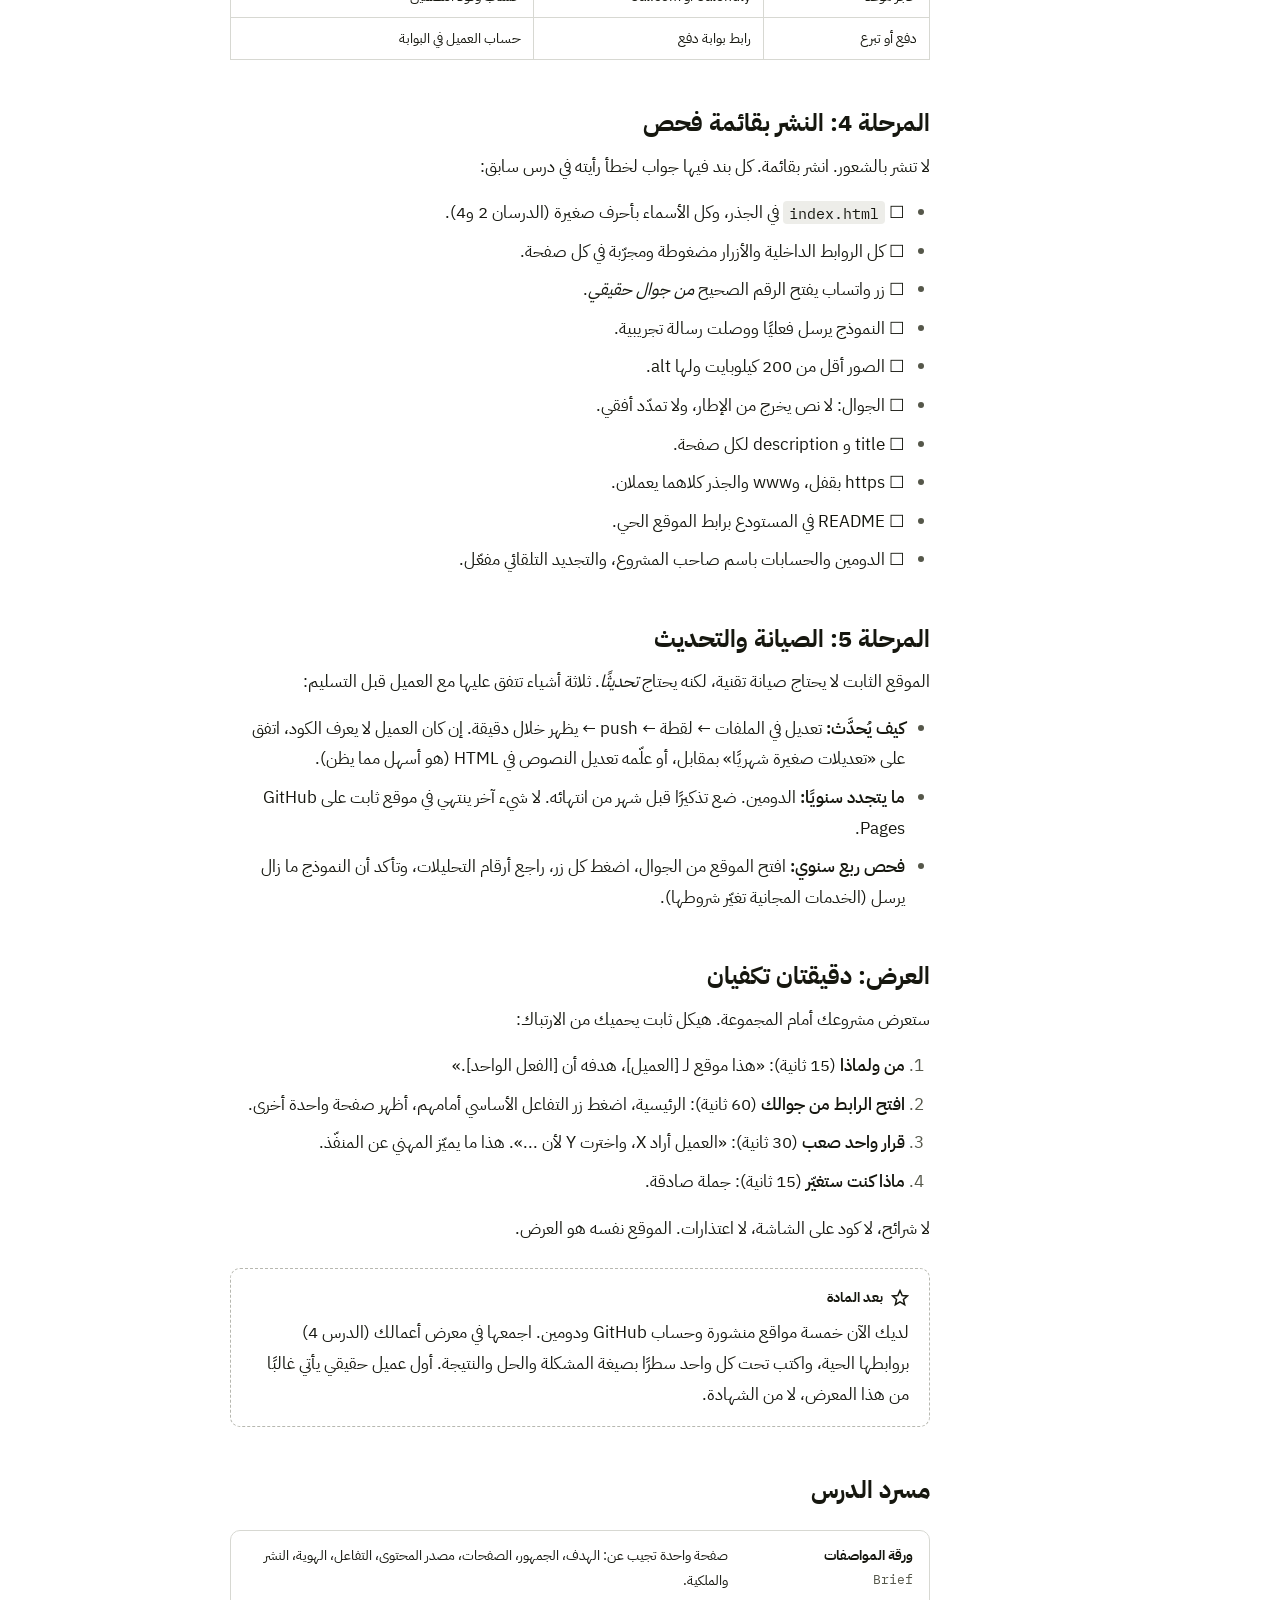
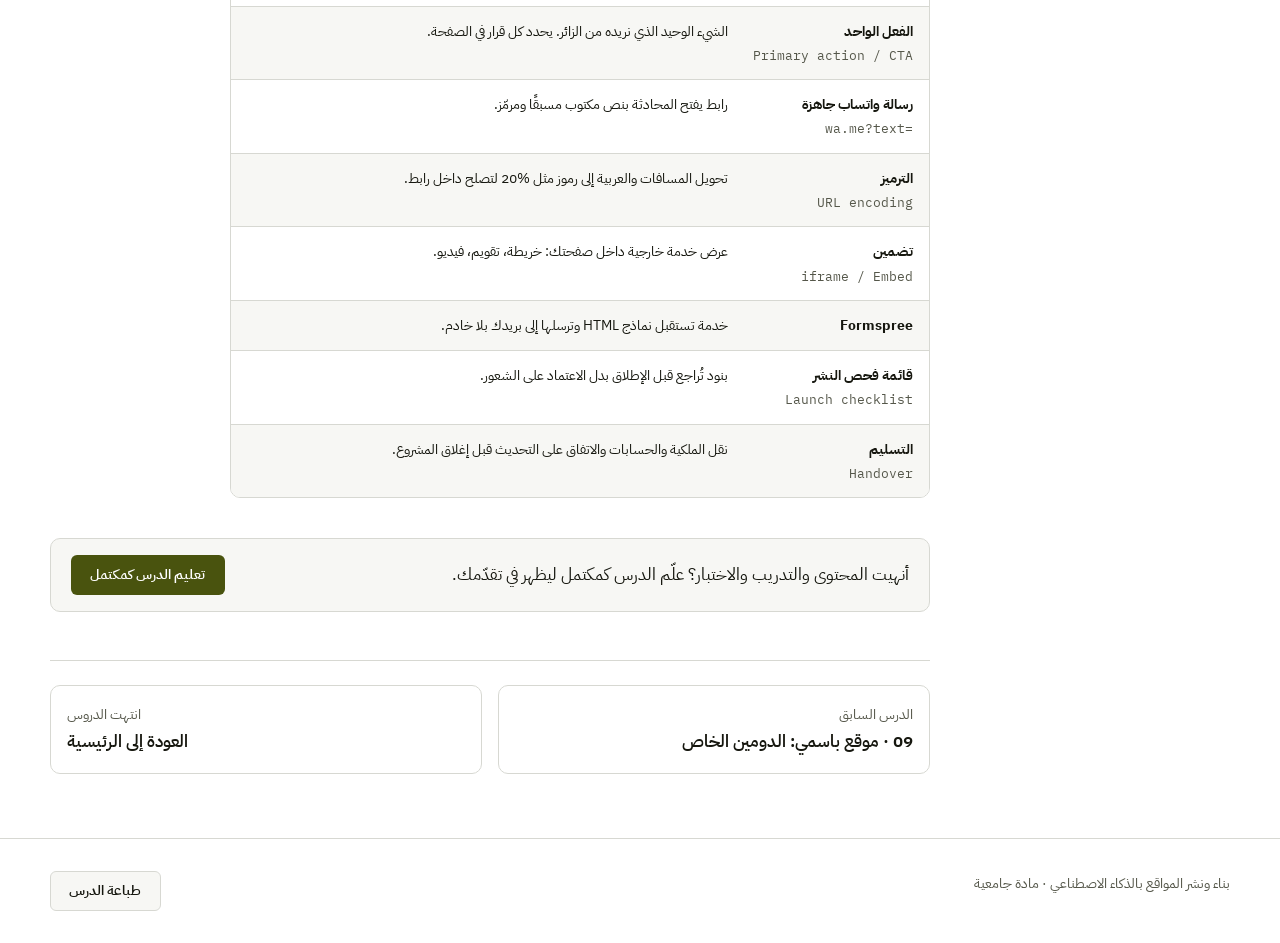
<file: lessons/lesson-10.html>
<!DOCTYPE html>
<html lang="ar" dir="rtl" data-root="../">
<head>
  <meta charset="UTF-8">
  <meta name="viewport" content="width=device-width, initial-scale=1">
  <title>الدرس 10 · المشروع الختامي | بناء ونشر المواقع بالذكاء الاصطناعي</title>
  <meta name="description" content="من الفكرة إلى الإطلاق: المواصفات، البناء، التفاعل بلا خادم (واتساب، بريد، خريطة، نموذج جاهز)، النشر، الصيانة والتحديث، والعرض أمام المجموعة.">
  <script>(function(){try{var t=localStorage.getItem('bnm-theme');if(!t)t=matchMedia('(prefers-color-scheme: dark)').matches?'dark':'light';document.documentElement.setAttribute('data-theme',t)}catch(e){}})();</script>
  <link rel="preconnect" href="https://fonts.googleapis.com">
  <link rel="preconnect" href="https://fonts.gstatic.com" crossorigin>
  <link href="https://fonts.googleapis.com/css2?family=IBM+Plex+Sans+Arabic:wght@400;500;600;700&family=IBM+Plex+Mono:wght@400;600&display=swap" rel="stylesheet">
  <link rel="stylesheet" href="../assets/css/style.css">
  <script>document.documentElement.classList.add('gate-pending');setTimeout(function(){document.documentElement.classList.remove('gate-pending')},3000);</script>
  <link rel="icon" href="data:image/svg+xml,%3Csvg xmlns='http://www.w3.org/2000/svg' viewBox='0 0 32 32'%3E%3Crect width='32' height='32' rx='7' fill='%234a5a1e'/%3E%3Ctext x='16' y='21' text-anchor='middle' font-family='monospace' font-size='14' font-weight='700' fill='white'%3E%3C/%3E%3C/text%3E%3C/svg%3E">
</head>
<body data-lesson="10">
  <a class="skip-link" href="#main">تخطّ إلى المحتوى</a>

  <header class="topbar">
    <div class="container">
      <a class="brand" href="../index.html">
        <span class="brand-mark" aria-hidden="true">&lt;/&gt;</span>
        <span>بناء ونشر المواقع<span class="brand-sub">بالذكاء الاصطناعي</span></span>
      </a>
      <nav class="nav" id="nav" aria-label="الأقسام">
        <a href="../index.html">الرئيسية</a>
        <a href="../index.html#lessons" aria-current="page">الدروس</a>
        <a href="../pages/glossary.html">المسرد</a>
        <a href="../pages/resources.html">الموارد</a>
        <a href="../pages/about.html">عن المادة</a>
      </nav>
      <div class="topbar-tools">
        <div class="ring" role="img" aria-label="نسبة الإنجاز"><span>0%</span></div>
        <button class="icon-btn" type="button" data-theme-toggle aria-label="التبديل إلى الوضع الليلي">
          <svg class="icon-moon" viewBox="0 0 24 24" fill="none" stroke="currentColor" stroke-width="1.8" aria-hidden="true"><path d="M21 12.8A9 9 0 1 1 11.2 3a7 7 0 0 0 9.8 9.8z"/></svg>
          <svg class="icon-sun" viewBox="0 0 24 24" fill="none" stroke="currentColor" stroke-width="1.8" aria-hidden="true"><circle cx="12" cy="12" r="4"/><path d="M12 2v2M12 20v2M4.9 4.9l1.4 1.4M17.7 17.7l1.4 1.4M2 12h2M20 12h2M4.9 19.1l1.4-1.4M17.7 6.3l1.4-1.4"/></svg>
        </button>
        <button class="icon-btn nav-toggle" type="button" aria-expanded="false" aria-controls="nav" aria-label="القائمة">
          <svg viewBox="0 0 24 24" fill="none" stroke="currentColor" stroke-width="1.8" aria-hidden="true"><path d="M4 7h16M4 12h16M4 17h16"/></svg>
        </button>
      </div>
    </div>
  </header>

  <div class="container lesson-layout">
    <aside class="sidebar" aria-label="قائمة الدروس">
      <details>
        <summary>قائمة الدروس</summary>
        <h2>المحاضرات</h2>
        <ul class="side-list" data-side-list></ul>
      </details>
      <div class="side-progress">
        <div class="row"><span>تقدّمك</span><strong data-progress-percent>0%</strong></div>
        <div class="bar" aria-hidden="true"><i data-progress-bar></i></div>
        <div class="row"><span>دروس مكتملة</span><span data-progress-text>0 / 10</span></div>
      </div>
    </aside>

    <main id="main">
      <header class="lesson-head">
        <div class="kicker">
          <span class="num-big">المحاضرة 10</span>
          <span class="badge">90 دقيقة</span>
          <span class="badge badge-project">مشروع 5</span>
        </div>
        <h1>المشروع الختامي</h1>
        <p class="meta">
          <span>من الفكرة إلى الإطلاق</span>
          <span>التفاعل بلا خادم</span>
          <span>العرض أمام المجموعة</span>
        </p>
      </header>

      <div class="tabs" role="tablist" aria-label="أقسام الدرس">
        <button class="tab" role="tab" id="tab-content" aria-controls="panel-content" aria-selected="true" data-tab="content"><span class="n">1</span><span class="long">محتوى الدرس</span><span class="short">المحتوى</span></button>
        <button class="tab" role="tab" id="tab-practice" aria-controls="panel-practice" aria-selected="false" data-tab="practice" tabindex="-1"><span class="n">2</span><span class="long">التدريب العملي</span><span class="short">العملي</span></button>
        <button class="tab" role="tab" id="tab-quiz" aria-controls="panel-quiz" aria-selected="false" data-tab="quiz" tabindex="-1"><span class="n">3</span><span class="long">التدريب النظري والاختبار</span><span class="short">الاختبار</span></button>
      </div>

      <!-- ============ 1. المحتوى ============ -->
      <section id="panel-content" role="tabpanel" aria-labelledby="tab-content" class="lesson-body prose" data-print-title="محتوى الدرس">
        <h2>هذه المرة بلا أمر جاهز</h2>
        <p>في تسعة دروس بنيت أربعة مواقع بأوامر أعطيناك هيكلها، ونشرت على خمس درجات. المشروع الختامي يختلف في شيء واحد: <strong>لا أحد يعطيك شيئًا</strong>. عميل حقيقي (أو فكرتك أنت)، مواصفات تكتبها، بناء تقوده، تفاعل تختاره، نشر على دومين، وعرض أمام المجموعة. هذا بالضبط ما ستفعله بعد المادة، فنتدرّب عليه الآن بوجود من يساعد.</p>
        <p>الرحلة خمس مراحل، وكل مرحلة تعلّمتها في درس سابق. هذا الدرس يرتّبها فقط.</p>

        <h2>المرحلة 1: المواصفات في صفحة واحدة</h2>
        <p>أكثر المشاريع التي تفشل تفشل هنا: يبدأ الطالب بالبناء قبل أن يعرف ماذا يبني. ورقة المواصفات (Brief) صفحة واحدة تجيب عن سبعة أسئلة، وهي الأمر الذي تعلّمته في الدرس 3 بصيغة أوسع:</p>
        <div class="table-wrap">
          <table>
            <thead><tr><th>السؤال</th><th>مثال: عيادة تغذية</th></tr></thead>
            <tbody>
              <tr><td><strong>1. الهدف بجملة</strong>: ما الفعل الواحد الذي نريده من الزائر؟</td><td>أن يحجز استشارة عبر واتساب</td></tr>
              <tr><td><strong>2. الجمهور</strong>: من هو وما الذي يقلقه؟</td><td>نساء 25 إلى 45، يبحثن عن حل صحي لا حمية قاسية</td></tr>
              <tr><td><strong>3. الصفحات والأقسام</strong>: كم صفحة وما في كل واحدة بالترتيب؟</td><td>الرئيسية، الخدمات، عنّا، تواصل. الرئيسية: ترحيب، 3 خدمات، قصص نجاح، زر واتساب</td></tr>
              <tr><td><strong>4. مصدر المحتوى</strong>: من يكتب النصوص ومن يعطي الصور؟</td><td>العميلة تعطي النبذة والصور، والذكاء الاصطناعي يصيغ الباقي للمراجعة</td></tr>
              <tr><td><strong>5. التفاعل بلا خادم</strong>: أي أدوات من الجدول أدناه؟</td><td>واتساب برسالة جاهزة، خريطة، نموذج استفسار</td></tr>
              <tr><td><strong>6. الهوية</strong>: لون وخط ومرجع</td><td>أخضر هادئ #3f6b4a، خط Readex Pro، بساطة مثل ...</td></tr>
              <tr><td><strong>7. النشر والملكية</strong>: أين، وباسم من الدومين والحسابات؟</td><td>GitHub Pages + دومين باسم العميلة + Cloudflare</td></tr>
            </tbody>
          </table>
        </div>
        <div class="callout callout-note">
          <div class="callout-title">
            <svg viewBox="0 0 24 24" fill="none" stroke="currentColor" stroke-width="2" aria-hidden="true"><path d="M12 22a10 10 0 1 0 0-20 10 10 0 0 0 0 20zM12 8v4M12 16h.01"/></svg>
            الفحص قبل البدء
          </div>
          <p>مرّر المواصفات على سؤال الدرس 8: هل يحتاج المشروع أن يتذكّر كل مستخدم؟ إن كان نعم فالمشروع ليس مناسبًا للمادة. اختر غيره، أو ابنِ الجزء التعريفي منه فقط واكتب ذلك صراحة في المواصفات.</p>
        </div>

        <h2>المرحلة 2: البناء بانضباط</h2>
        <p>ما تعلّمته، مرتّبًا بالتسلسل الذي يوفّر عليك أكبر وقت:</p>
        <ol>
          <li><code>git init</code> ولقطة أولى <em>قبل</em> أول سطر (الدرس 6).</li>
          <li>الهيكل والمجلدات أولًا: <code>assets/css</code>، <code>assets/js</code>، <code>assets/images</code> (الدرس 4).</li>
          <li>أمر بناء بالعناصر الخمسة من المواصفات (الدرس 3). لقطة.</li>
          <li>الهوية: لون واحد، خط واحد، RTL بالخصائص المنطقية (الدرس 3). لقطة.</li>
          <li>الصور مضغوطة بأسماء صحيحة ومسارات نسبية (الدرس 4). لقطة.</li>
          <li>الجوال أولًا في المتصفح ثم على جهاز حقيقي (الدرس 3). لقطة.</li>
          <li>SEO الأساسي: title، description، h1، alt (الدرس 9). لقطة.</li>
        </ol>
        <p>القاعدة: <strong>تعديل واحد في كل طلب، ولقطة بعد كل نجاح.</strong> من يلتزم بها ينهي المشروع في ربع الوقت الذي يحتاجه من لا يلتزم.</p>

        <h2>المرحلة 3: التفاعل بلا خادم</h2>
        <p>هذا ما يجعل الموقع الثابت يبدو حيًّا: أزرار تفعل شيئًا حقيقيًا، بلا حسابات ولا تخزين عندك. خمس أدوات تغطي معظم الطلبات، وكل واحدة سطر أو سطران:</p>
        <h3>1. واتساب برسالة جاهزة</h3>
        <p>الرابط يفتح المحادثة مع الرقم <em>ونص مكتوب مسبقًا</em>، فيرسل الزائر بضغطة. النص يُرمَّز (المسافة تصبح <code>%20</code>)، والذكاء الاصطناعي يفعل ذلك لك إن طلبت:</p>
<pre><code>&lt;a href="https://wa.me/9665XXXXXXXX?text=%D8%A3%D8%B1%D9%8A%D8%AF%20%D8%AD%D8%AC%D8%B2%20%D8%A7%D8%B3%D8%AA%D8%B4%D8%A7%D8%B1%D8%A9"
   class="btn"&gt;احجز استشارة عبر واتساب&lt;/a&gt;</code></pre>
        <h3>2. بريد بعنوان وموضوع جاهزين</h3>
<pre><code>&lt;a href="mailto:info@example.com?subject=%D8%A7%D8%B3%D8%AA%D9%81%D8%B3%D8%A7%D8%B1"&gt;راسلنا&lt;/a&gt;</code></pre>
        <h3>3. خريطة مضمّنة</h3>
        <p>من خرائط Google: Share ← Embed a map ← انسخ الكود. سطر <code>&lt;iframe&gt;</code> واحد يعرض الموقع بزر «الاتجاهات»:</p>
<pre><code>&lt;iframe src="https://www.google.com/maps/embed?pb=..." width="100%" height="320"
        style="border:0" loading="lazy" title="موقع العيادة"&gt;&lt;/iframe&gt;</code></pre>
        <h3>4. نموذج تواصل عبر خدمة جاهزة</h3>
        <p>النموذج العادي في HTML لا يرسل إلى أي مكان بلا خادم. الحل: خدمة مثل <a href="https://formspree.io" target="_blank" rel="noopener">Formspree</a> تعطيك رابطًا، تضعه في <code>action</code>، فتصل الرسائل إلى بريدك:</p>
<pre><code>&lt;form action="https://formspree.io/f/xxxxxxxx" method="POST"&gt;
  &lt;label&gt;الاسم &lt;input name="name" required&gt;&lt;/label&gt;
  &lt;label&gt;الجوال &lt;input name="phone" type="tel" required&gt;&lt;/label&gt;
  &lt;label&gt;رسالتك &lt;textarea name="message"&gt;&lt;/textarea&gt;&lt;/label&gt;
  &lt;button type="submit"&gt;إرسال&lt;/button&gt;
&lt;/form&gt;</code></pre>
        <h3>5. حجز مواعيد مضمّن</h3>
        <p>خدمات مثل Calendly أو Cal.com تعطيك كود تضمين يعرض تقويمًا يختار منه الزائر موعدًا ويصله تأكيد. التخزين عندهم لا عندك، فالموقع يبقى ثابتًا (الدرس 8).</p>
        <div class="table-wrap">
          <table>
            <thead><tr><th>الطلب</th><th>الأداة</th><th>ما تحتاجه</th></tr></thead>
            <tbody>
              <tr><td>تواصل فوري</td><td>واتساب برسالة جاهزة</td><td>الرقم بصيغة دولية بلا صفر أو +</td></tr>
              <tr><td>تواصل رسمي</td><td>mailto</td><td>البريد الرسمي من الدرس 9</td></tr>
              <tr><td>الوصول للمكان</td><td>خريطة مضمّنة</td><td>كود التضمين من Google Maps</td></tr>
              <tr><td>استفسار مكتوب</td><td>نموذج عبر Formspree</td><td>حساب مجاني ورابط النموذج</td></tr>
              <tr><td>حجز موعد</td><td>Calendly أو Cal.com</td><td>حساب وكود التضمين</td></tr>
              <tr><td>دفع أو تبرع</td><td>رابط بوابة دفع</td><td>حساب العميل في البوابة</td></tr>
            </tbody>
          </table>
        </div>

        <h2>المرحلة 4: النشر بقائمة فحص</h2>
        <p>لا تنشر بالشعور. انشر بقائمة. كل بند فيها جواب لخطأ رأيته في درس سابق:</p>
        <ul>
          <li>☐ <code>index.html</code> في الجذر، وكل الأسماء بأحرف صغيرة (الدرسان 2 و4).</li>
          <li>☐ كل الروابط الداخلية والأزرار مضغوطة ومجرّبة في كل صفحة.</li>
          <li>☐ زر واتساب يفتح الرقم الصحيح <em>من جوال حقيقي</em>.</li>
          <li>☐ النموذج يرسل فعليًا ووصلت رسالة تجريبية.</li>
          <li>☐ الصور أقل من 200 كيلوبايت ولها alt.</li>
          <li>☐ الجوال: لا نص يخرج من الإطار، ولا تمدّد أفقي.</li>
          <li>☐ title و description لكل صفحة.</li>
          <li>☐ https بقفل، وwww والجذر كلاهما يعملان.</li>
          <li>☐ README في المستودع برابط الموقع الحي.</li>
          <li>☐ الدومين والحسابات باسم صاحب المشروع، والتجديد التلقائي مفعّل.</li>
        </ul>

        <h2>المرحلة 5: الصيانة والتحديث</h2>
        <p>الموقع الثابت لا يحتاج صيانة تقنية، لكنه يحتاج <em>تحديثًا</em>. ثلاثة أشياء تتفق عليها مع العميل قبل التسليم:</p>
        <ul>
          <li><strong>كيف يُحدَّث:</strong> تعديل في الملفات ← لقطة ← push ← يظهر خلال دقيقة. إن كان العميل لا يعرف الكود، اتفق على «تعديلات صغيرة شهريًا» بمقابل، أو علّمه تعديل النصوص في HTML (هو أسهل مما يظن).</li>
          <li><strong>ما يتجدد سنويًا:</strong> الدومين. ضع تذكيرًا قبل شهر من انتهائه. لا شيء آخر ينتهي في موقع ثابت على GitHub Pages.</li>
          <li><strong>فحص ربع سنوي:</strong> افتح الموقع من الجوال، اضغط كل زر، راجع أرقام التحليلات، وتأكد أن النموذج ما زال يرسل (الخدمات المجانية تغيّر شروطها).</li>
        </ul>

        <h2>العرض: دقيقتان تكفيان</h2>
        <p>ستعرض مشروعك أمام المجموعة. هيكل ثابت يحميك من الارتباك:</p>
        <ol>
          <li><strong>من ولماذا</strong> (15 ثانية): «هذا موقع لـ [العميل]، هدفه أن [الفعل الواحد].»</li>
          <li><strong>افتح الرابط من جوالك</strong> (60 ثانية): الرئيسية، اضغط زر التفاعل الأساسي أمامهم، أظهر صفحة واحدة أخرى.</li>
          <li><strong>قرار واحد صعب</strong> (30 ثانية): «العميل أراد X، واخترت Y لأن ...». هذا ما يميّز المهني عن المنفّذ.</li>
          <li><strong>ماذا كنت ستغيّر</strong> (15 ثانية): جملة صادقة.</li>
        </ol>
        <p>لا شرائح، لا كود على الشاشة، لا اعتذارات. الموقع نفسه هو العرض.</p>

        <div class="callout callout-advanced">
          <div class="callout-title">
            <svg viewBox="0 0 24 24" fill="none" stroke="currentColor" stroke-width="2" aria-hidden="true"><path d="M12 2l2.9 6.6 7.1.6-5.4 4.7 1.6 7.1L12 17.3 5.8 21l1.6-7.1L2 9.2l7.1-.6z"/></svg>
            بعد المادة
          </div>
          <p>لديك الآن خمسة مواقع منشورة وحساب GitHub ودومين. اجمعها في معرض أعمالك (الدرس 4) بروابطها الحية، واكتب تحت كل واحد سطرًا بصيغة المشكلة والحل والنتيجة. أول عميل حقيقي يأتي غالبًا من هذا المعرض، لا من الشهادة.</p>
        </div>

        <h2>مسرد الدرس</h2>
        <dl class="terms">
          <div><dt>ورقة المواصفات <span>Brief</span></dt><dd>صفحة واحدة تجيب عن: الهدف، الجمهور، الصفحات، مصدر المحتوى، التفاعل، الهوية، النشر والملكية.</dd></div>
          <div><dt>الفعل الواحد <span>Primary action / CTA</span></dt><dd>الشيء الوحيد الذي نريده من الزائر. يحدد كل قرار في الصفحة.</dd></div>
          <div><dt>رسالة واتساب جاهزة <span>wa.me?text=</span></dt><dd>رابط يفتح المحادثة بنص مكتوب مسبقًا ومرمّز.</dd></div>
          <div><dt>الترميز <span>URL encoding</span></dt><dd>تحويل المسافات والعربية إلى رموز مثل %20 لتصلح داخل رابط.</dd></div>
          <div><dt>تضمين <span>iframe / Embed</span></dt><dd>عرض خدمة خارجية داخل صفحتك: خريطة، تقويم، فيديو.</dd></div>
          <div><dt>Formspree <span></span></dt><dd>خدمة تستقبل نماذج HTML وترسلها إلى بريدك بلا خادم.</dd></div>
          <div><dt>قائمة فحص النشر <span>Launch checklist</span></dt><dd>بنود تُراجع قبل الإطلاق بدل الاعتماد على الشعور.</dd></div>
          <div><dt>التسليم <span>Handover</span></dt><dd>نقل الملكية والحسابات والاتفاق على التحديث قبل إغلاق المشروع.</dd></div>
        </dl>
      </section>

      <!-- ============ 2. التدريب العملي ============ -->
      <section id="panel-practice" role="tabpanel" aria-labelledby="tab-practice" class="lesson-body prose" hidden data-print-title="التدريب العملي">
        <p>مخرج اليوم: <strong>مشروعك الختامي منشورًا على دومين</strong>، بمواصفات مكتوبة، وتفاعل حقيقي، وقائمة فحص مكتملة، وعرض من دقيقتين أمام المجموعة. المشروع يبدأ قبل المحاضرة ويُقدَّم فيها.</p>
        <div class="callout callout-note">
          <div class="callout-title">
            <svg viewBox="0 0 24 24" fill="none" stroke="currentColor" stroke-width="2" aria-hidden="true"><path d="M12 22a10 10 0 1 0 0-20 10 10 0 0 0 0 20zM12 8v4M12 16h.01"/></svg>
            التوقيت
          </div>
          <p>المراحل 1 إلى 3 تُنجز في الأسبوع الذي يسبق المحاضرة (نحو 6 ساعات). المحاضرة نفسها للمرحلتين 4 و5 والعرض.</p>
        </div>

        <h2>قبل المحاضرة: المراحل 1 إلى 3</h2>
        <ol class="steps">
          <li><strong>اختر عميلًا حقيقيًا.</strong><p>شخص تعرفه يحتاج موقعًا فعلًا: نشاط عائلي، زميل يقدّم خدمة، جهة تطوعية. الحقيقي يعطيك محتوى حقيقيًا وقرارات حقيقية. إن تعذّر، فكرتك أنت بشرط أن تُنفَّذ كأنها لعميل.</p></li>
          <li><strong>اكتب ورقة المواصفات</strong> بالأسئلة السبعة، وأرسلها للمدرّب قبل البناء. لا بناء قبل الموافقة على المواصفات. مرّرها على فحص الدرس 8.</li>
          <li><strong>اجمع المحتوى من العميل</strong> في ملف واحد: النصوص الخام، الصور، الرقم، البريد، العنوان، الحسابات. ما لا يعطيك إياه العميل يصيغه الذكاء الاصطناعي ويراجعه العميل.</li>
          <li><strong>ابنِ بالتسلسل السبعة</strong> في المرحلة 2، مع لقطة بعد كل خطوة. الحد الأدنى: 3 صفحات، هوية ثابتة، صور مضغوطة، جوال سليم.</li>
          <li><strong>أضف تفاعلين على الأقل</strong> من جدول المرحلة 3، أحدهما واتساب برسالة جاهزة. جرّب كل واحد من جوالك: وصلت الرسالة؟ فتحت الخريطة؟</li>
          <li><strong>ارفع على GitHub</strong> بـ README يحوي: اسم المشروع، للعميل من، رابط الموقع الحي، وقائمة التفاعلات.</li>
        </ol>

        <h2>في المحاضرة: المرحلتان 4 و5 (45 دقيقة)</h2>
        <ol class="steps">
          <li><strong>راجع قائمة الفحص العشرة</strong> بندًا بندًا مع زميل يفتح موقعك من جهازه هو. الزميل يضغط كل شيء ويسجّل ما ينكسر.</li>
          <li><strong>أصلح ما وجده</strong> (تعديل واحد، لقطة، push، Purge Cache إن كان خلف Cloudflare).</li>
          <li><strong>اربط الدومين</strong> إن لم تكن فعلت (الدرس 9)، وتأكد من https وwww.</li>
          <li><strong>اكتب اتفاق التحديث</strong> في ثلاثة أسطر أسفل README: كيف يُحدَّث، متى يتجدد الدومين، ومن يملك الحسابات.</li>
          <li><strong>جهّز العرض:</strong> اكتب الجمل الأربع على ورقة. لا أكثر.</li>
        </ol>

        <h2>العرض والتسليم (45 دقيقة)</h2>
        <ol class="steps">
          <li><strong>دقيقتان لكل طالب</strong> بالهيكل الرباعي، من الجوال، بالرابط فقط.</li>
          <li><strong>سؤال واحد من المجموعة</strong> بعد كل عرض. الأسئلة عن القرارات لا عن الألوان.</li>
          <li><strong>التسليم للمدرّب:</strong> رابط المستودع (فيه README والمواصفات كملف <code>BRIEF.md</code>)، رابط الموقع على الدومين، وقائمة الفحص موقّعة.</li>
          <li><strong>التسليم للعميل:</strong> الرابط، بيانات الحسابات (الدومين، GitHub، Cloudflare، Formspree) باسمه، واتفاق التحديث. هذا ما يجعلك مهنيًا لا هاويًا.</li>
        </ol>

        <div class="callout callout-stuck">
          <div class="callout-title">
            <svg viewBox="0 0 24 24" fill="none" stroke="currentColor" stroke-width="2" aria-hidden="true"><path d="M12 3l9 16H3l9-16zM12 10v4M12 17h.01"/></svg>
            إذا تعثّرت
          </div>
          <ul>
            <li><strong>العميل لا يرد ولا يعطي محتوى:</strong> ابنِ بمحتوى مؤقت واضح («نص تجريبي») وسلّم كما هو. التأخير مشكلته لا مشكلتك، وهذا درس مهني بحد ذاته.</li>
            <li><strong>الوقت لا يكفي لثلاث صفحات:</strong> صفحة واحدة طويلة بأقسام وروابط <code>#</code> تُقبل، بشرط التفاعلين والنشر على الدومين.</li>
            <li><strong>لا دومين:</strong> GitHub Pages يُقبل، مع كتابة «الربط بالدومين» كخطوة معلّقة في README.</li>
            <li><strong>النموذج لا يرسل:</strong> رابط Formspree غير مفعّل (يطلب تأكيدًا بالبريد أول مرة)، أو <code>method="POST"</code> ناقص.</li>
            <li><strong>رسالة واتساب تظهر برموز غريبة:</strong> النص لم يُرمَّز. اطلب من الذكاء الاصطناعي: «رمّز هذا النص لرابط wa.me».</li>
          </ul>
        </div>

        <div class="callout callout-advanced">
          <div class="callout-title">
            <svg viewBox="0 0 24 24" fill="none" stroke="currentColor" stroke-width="2" aria-hidden="true"><path d="M12 2l2.9 6.6 7.1.6-5.4 4.7 1.6 7.1L12 17.3 5.8 21l1.6-7.1L2 9.2l7.1-.6z"/></svg>
            للمتقدمين
          </div>
          <ul>
            <li>أضف صفحة <code>404.html</code> بتصميم الموقع ورابط عودة. GitHub Pages يعرضها تلقائيًا لأي رابط خاطئ.</li>
            <li>أضف بيانات Open Graph (<code>og:title</code>، <code>og:image</code>) ليظهر الموقع ببطاقة جميلة حين يُشارك في واتساب وتويتر.</li>
            <li>اكتب عرض سعر حقيقيًا للعميل بناءً على المواصفات، حتى لو كان المشروع مجانيًا. تدرّب على التسعير قبل أن تحتاجه.</li>
          </ul>
        </div>
      </section>

      <!-- ============ 3. النظري والاختبار ============ -->
      <section id="panel-quiz" role="tabpanel" aria-labelledby="tab-quiz" class="lesson-body prose" hidden data-print-title="التدريب النظري والاختبار">
        <h2>تلخيص المادة كاملة</h2>
        <ul>
          <li><strong>الدرس 1:</strong> ثابت أم ديناميكي، ستة أنواع، عائلات أدوات الذكاء الاصطناعي. رابط الأداة.</li>
          <li><strong>الدرس 2:</strong> رابط بدل PDF، ثلاثة ملفات بثلاث وظائف، index.html إلزامي. Netlify Drop.</li>
          <li><strong>الدرس 3:</strong> الأمر بخمسة عناصر، تعديل واحد كل مرة، لون وخط وRTL، الجوال أولًا.</li>
          <li><strong>الدرس 4:</strong> الصور أقل من 200KB بـ WebP، مجلد لكل نوع، أسماء صغيرة، مسارات نسبية.</li>
          <li><strong>الدرس 5:</strong> الشرائح موقع، متى الموقع ومتى الملف، ابنِ الموقع واطبع منه PDF.</li>
          <li><strong>الدرس 6:</strong> لقطة قبل كل طلب، restore وcheckout، GitHub وPages. الدرجة الثالثة.</li>
          <li><strong>الدرس 7:</strong> الاسم إلى رقم عبر DNS، سجلات A/CNAME/MX/TXT، public_html، SSL، تشخيص «لا يفتح».</li>
          <li><strong>الدرس 8:</strong> هل يتذكّر المستخدم؟ أربعة أنواع، المنصات الجاهزة، لا تَعِد بما لا تستطيع.</li>
          <li><strong>الدرس 9:</strong> اختيار الدومين، Cloudflare (Nameservers، CDN، كاش، برتقالي/رمادي)، SEO الأساسي، التحليلات.</li>
          <li><strong>الدرس 10:</strong> مواصفات في صفحة، تفاعل بلا خادم، قائمة فحص، تسليم واتفاق تحديث، عرض من دقيقتين.</li>
        </ul>

        <h2>الاختبار الشامل</h2>
        <p>عشرة أسئلة تغطي المادة كاملة. اختر إجابة لترى التصحيح والشرح فورًا.</p>
        <div id="quiz" class="quiz no-print"></div>
        <div class="print-quiz"></div>
      </section>

      <div class="complete-bar" data-complete>
        <p></p>
        <button class="btn" type="button">تعليم الدرس كمكتمل</button>
      </div>

      <nav class="lesson-nav" aria-label="التنقل بين الدروس" data-lesson-nav></nav>
    </main>
  </div>

  <footer class="footer">
    <div class="container">
      <span>بناء ونشر المواقع بالذكاء الاصطناعي · مادة جامعية</span>
      <span><button class="btn btn-subtle no-print" type="button" onclick="window.print()">طباعة الدرس</button></span>
    </div>
  </footer>

  <script>
  window.QUIZ_DATA = [
    {
      scenario: "الدرس 8 + 10",
      q: "عميل يريد موقعًا فيه «حساب لكل زبون يرى طلباته السابقة». أنت في المشروع الختامي. ماذا تفعل؟",
      options: ["أبنيه كاملًا وأتعلم في الطريق", "أوضح أن هذا الجزء تطبيق يحتاج مختصًا أو منصة، وأبني الجزء التعريفي وأكتب ذلك في المواصفات", "أرفض المشروع كله", "أبني الموقع وأتجاهل طلب الحسابات بلا إخبار"],
      answer: 1,
      explain: "تذكّر المستخدم = خارج النطاق. الصدق مع تحديد ما تبنيه هو الفحص الأول في المواصفات."
    },
    {
      scenario: "الدرس 10",
      q: "ما أول شيء تكتبه في ورقة المواصفات؟",
      options: ["سعر الدومين", "الألوان", "الهدف بجملة: الفعل الواحد الذي نريده من الزائر", "أسماء الملفات"],
      answer: 2,
      explain: "الفعل الواحد يحدد كل قرار بعده: الصفحات، التفاعل، مكان الزر. بلا هدف تبني صفحات جميلة بلا وظيفة."
    },
    {
      scenario: "الدرس 10",
      q: "نموذج تواصل في موقع ثابت لا يرسل شيئًا عند الضغط على إرسال. لماذا، وما الحل؟",
      options: ["الزر يحتاج JavaScript فقط", "يجب تحويله إلى تطبيق", "HTML لا يدعم النماذج", "النموذج يحتاج خادمًا يستقبله، والحل خدمة جاهزة مثل Formspree في action"],
      answer: 3,
      explain: "النموذج يرسل البيانات إلى عنوان في action. بلا خادم عندك، تضع رابط خدمة تستقبله وترسله إلى بريدك."
    },
    {
      scenario: "الدرس 6",
      q: "خلال البناء طلبت تعديلًا فكسر الذكاء الاصطناعي ثلاث صفحات. كنت قد صوّرت لقطة قبله. الأمر؟",
      options: ["git restore .", "git init", "حذف المشروع", "git push"],
      answer: 0,
      explain: "restore يعيد كل الملفات إلى آخر لقطة. القاعدة الذهبية التي تحمي المشروع الختامي."
    },
    {
      scenario: "الدرس 7 + 9",
      q: "بعد الإطلاق: الموقع يفتح على www.example.com ولا يفتح على example.com. أين تبحث؟",
      options: ["في ملفات CSS", "في سجلات DNS: سجل الجذر (A) ناقص", "في README", "في Formspree"],
      answer: 1,
      explain: "الجذر وwww اسمان مستقلان في DNS. كل واحد يحتاج سجله. من قائمة فحص النشر: «www والجذر كلاهما يعملان»."
    },
    {
      scenario: "الدرس 4",
      q: "الصور تظهر على جهازك واختفت بعد النشر. ما أول شيء تفحصه؟",
      options: ["الخط", "حجم الصور", "أسماء الملفات والمسارات: حرف كبير/صغير ومسار نسبي", "إعدادات Cloudflare"],
      answer: 2,
      explain: "أشهر خطأ في المادة. Cover.webp في الكود وcover.webp في المجلد يعملان على ويندوز وينكسران على أي خادم."
    },
    {
      scenario: "الدرس 3",
      q: "العميل يريد أن يبدو الموقع «فخمًا». ما الطلب الصحيح للذكاء الاصطناعي؟",
      options: ["أضف حركات في كل مكان", "اجعله فخمًا", "استخدم ألوانًا كثيرة وذهبية", "لون أساسي واحد بكود محدد، خط عربي معيّن، ومرجع بصري باسم موقع، وتعديل واحد في كل رسالة"],
      answer: 3,
      explain: "«فخم» غير قابل للتنفيذ. المرجع البصري واللون الواحد والخط المحدد هي ترجمة الكلمة إلى مواصفات."
    },
    {
      scenario: "الدرس 9",
      q: "حدّثت الموقع بعد الإطلاق وعملت push، والعميل يرى القديم. الموقع خلف Cloudflare. الحل؟",
      options: ["Purge Cache في Cloudflare", "تغيير الخط", "حذف المستودع", "إعادة شراء الدومين"],
      answer: 0,
      explain: "الكاش يقدّم نسخة قديمة. بعد التحديثات المهمة: Purge Everything. بند من اتفاق التحديث الذي تسلّمه للعميل."
    },
    {
      scenario: "الدرس 10",
      q: "ما الذي يجب أن يكون باسم العميل عند التسليم؟",
      options: ["لا شيء، كله باسمك لتتحكم", "الدومين وحسابات GitHub وCloudflare والخدمات المضمّنة", "الدومين فقط", "الخط والألوان"],
      answer: 1,
      explain: "الأصول ملك صاحب المشروع. أنت تدير منها. هذا يحميه إن اختفيت، ويحميك إن اختلفتما."
    },
    {
      scenario: "الدرس 5 + 10",
      q: "في عرض المشروع أمام المجموعة، ما الذي تعرضه؟",
      options: ["لقطات شاشة", "شرائح تشرح الكود", "الموقع نفسه من الجوال بالرابط، مع قرار واحد صعب اتخذته", "ملف Word بالمواصفات"],
      answer: 2,
      explain: "الموقع هو العرض. من الجوال بالرابط يثبت أنه يعمل، والقرار الصعب يثبت أنك مهني لا منفّذ."
    }
  ];
  </script>
  <script src="../assets/js/app.js"></script>
  <script src="../assets/js/quiz.js"></script>
</body>
</html>
</file>
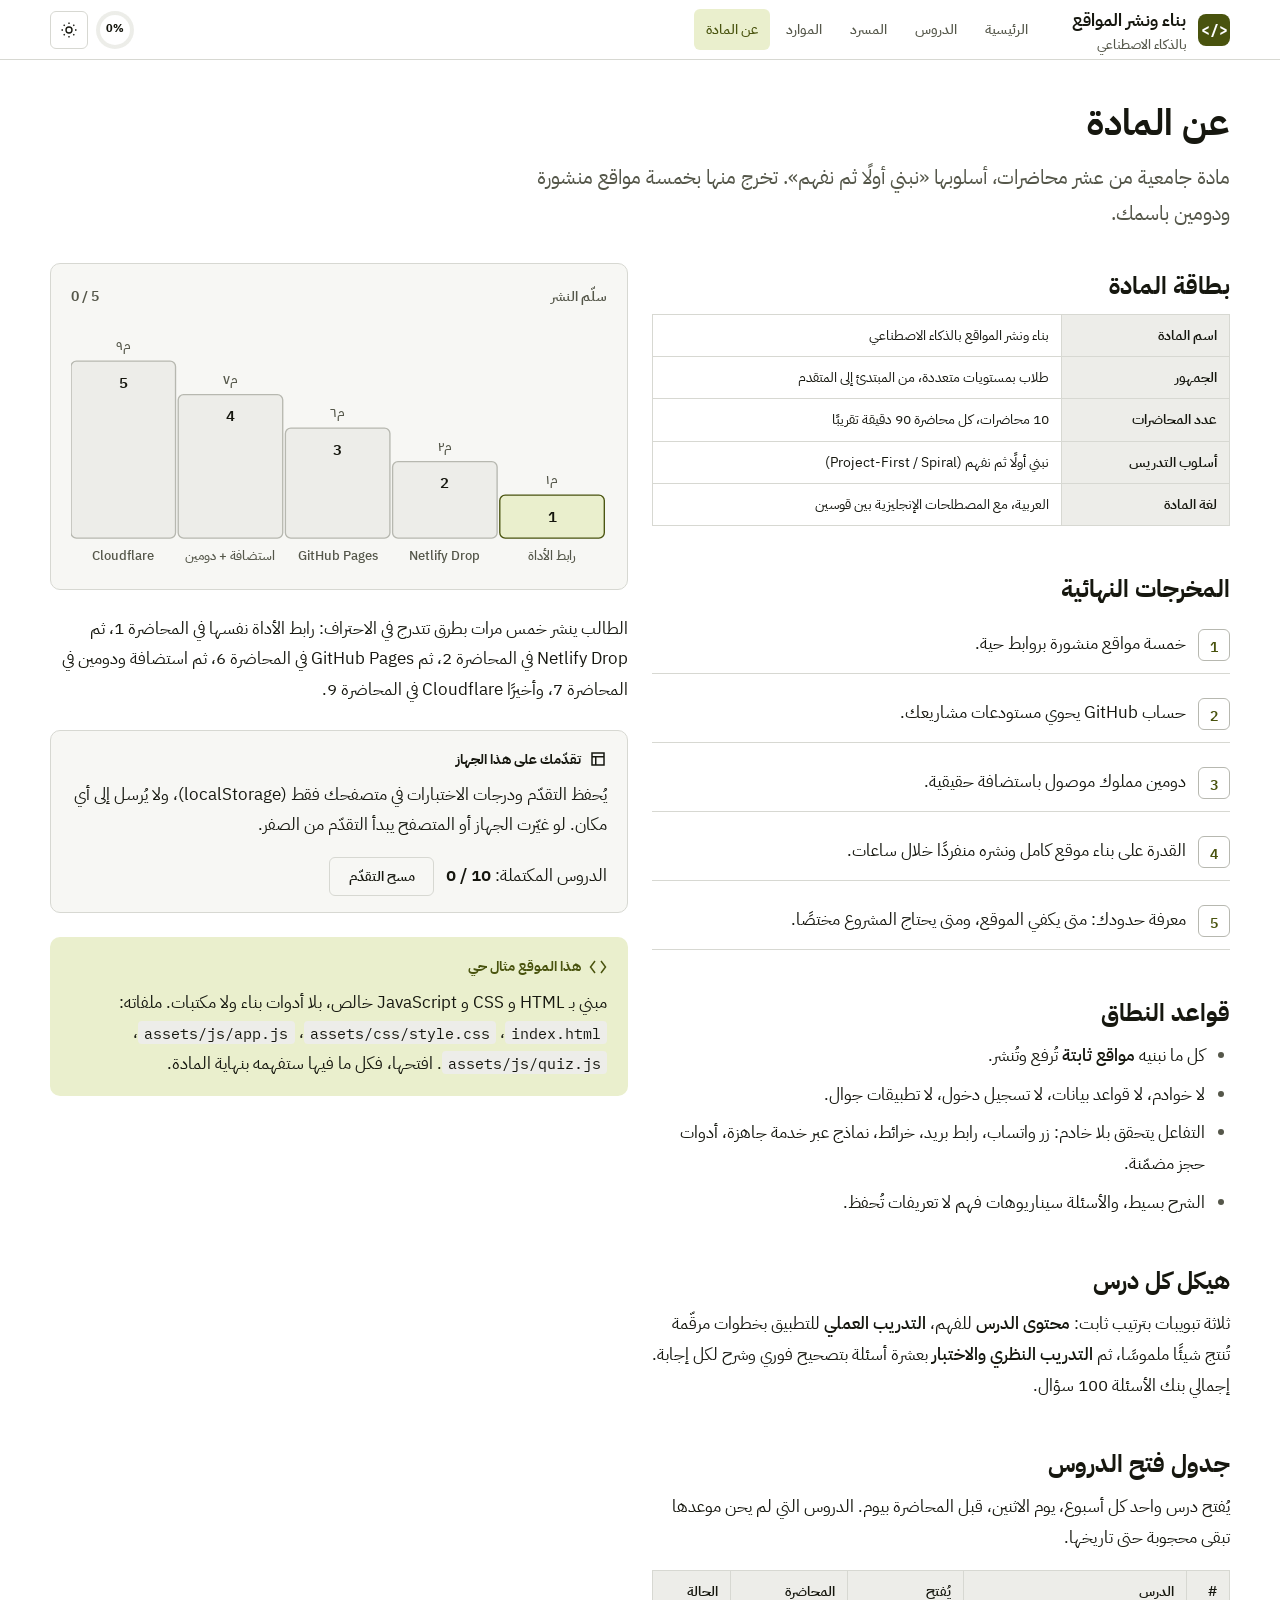
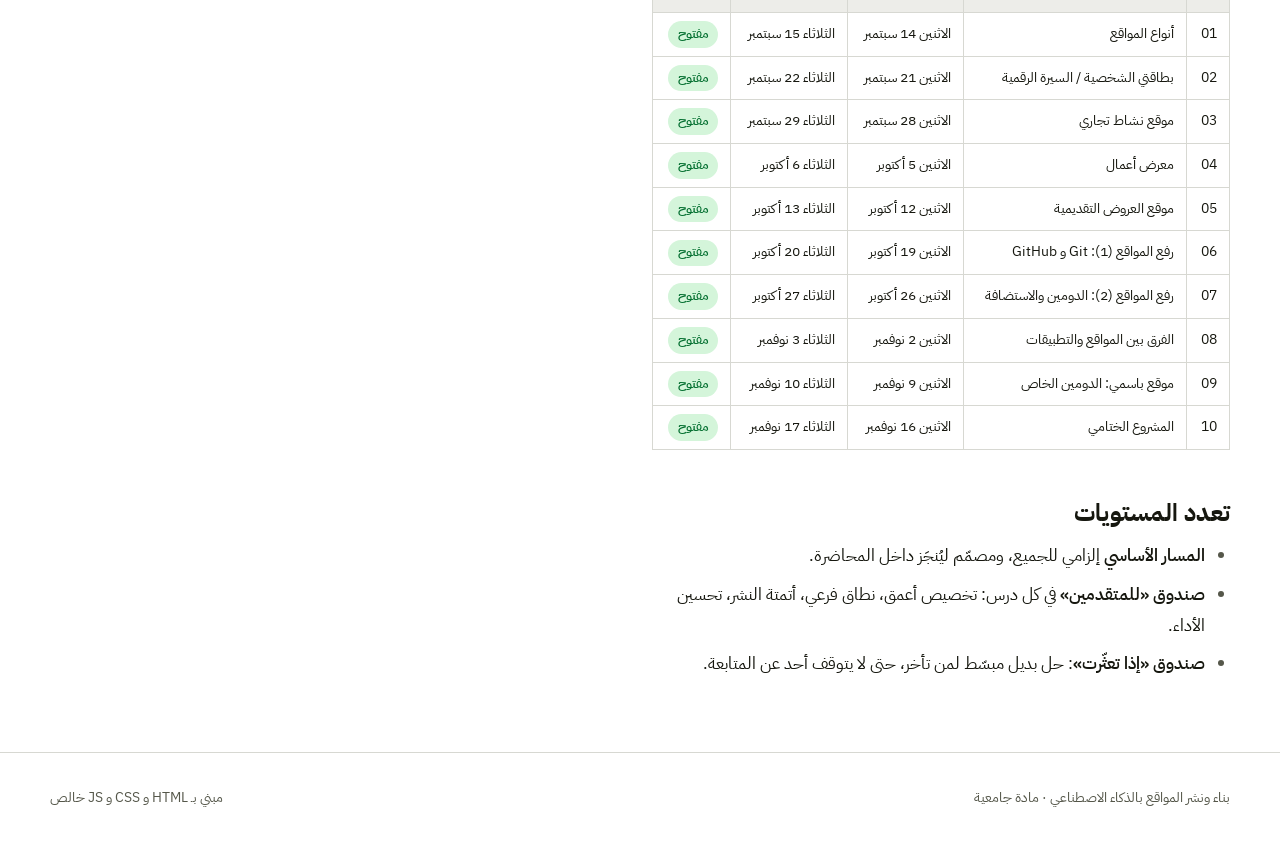
<file: pages/about.html>
<!DOCTYPE html>
<html lang="ar" dir="rtl" data-root="../">
<head>
  <meta charset="UTF-8">
  <meta name="viewport" content="width=device-width, initial-scale=1">
  <title>عن المادة | بناء ونشر المواقع بالذكاء الاصطناعي</title>
  <meta name="description" content="تعريف المادة، المخرجات، قواعد النطاق، سلّم النشر، وطريقة التعامل مع تعدد المستويات.">
  <script>(function(){try{var t=localStorage.getItem('bnm-theme');if(!t)t=matchMedia('(prefers-color-scheme: dark)').matches?'dark':'light';document.documentElement.setAttribute('data-theme',t)}catch(e){}})();</script>
  <link rel="preconnect" href="https://fonts.googleapis.com">
  <link rel="preconnect" href="https://fonts.gstatic.com" crossorigin>
  <link href="https://fonts.googleapis.com/css2?family=IBM+Plex+Sans+Arabic:wght@400;500;600;700&family=IBM+Plex+Mono:wght@400;600&display=swap" rel="stylesheet">
  <link rel="stylesheet" href="../assets/css/style.css">
  <link rel="icon" href="data:image/svg+xml,%3Csvg xmlns='http://www.w3.org/2000/svg' viewBox='0 0 32 32'%3E%3Crect width='32' height='32' rx='7' fill='%234a5a1e'/%3E%3Ctext x='16' y='21' text-anchor='middle' font-family='monospace' font-size='14' font-weight='700' fill='white'%3E%3C/%3E%3C/text%3E%3C/svg%3E">
</head>
<body>
  <a class="skip-link" href="#main">تخطّ إلى المحتوى</a>

  <header class="topbar">
    <div class="container">
      <a class="brand" href="../index.html">
        <span class="brand-mark" aria-hidden="true">&lt;/&gt;</span>
        <span>بناء ونشر المواقع<span class="brand-sub">بالذكاء الاصطناعي</span></span>
      </a>
      <nav class="nav" id="nav" aria-label="الأقسام">
        <a href="../index.html">الرئيسية</a>
        <a href="../index.html#lessons">الدروس</a>
        <a href="glossary.html">المسرد</a>
        <a href="resources.html">الموارد</a>
        <a href="about.html" aria-current="page">عن المادة</a>
      </nav>
      <div class="topbar-tools">
        <div class="ring" role="img" aria-label="نسبة الإنجاز"><span>0%</span></div>
        <button class="icon-btn" type="button" data-theme-toggle aria-label="التبديل إلى الوضع الليلي">
          <svg class="icon-moon" viewBox="0 0 24 24" fill="none" stroke="currentColor" stroke-width="1.8" aria-hidden="true"><path d="M21 12.8A9 9 0 1 1 11.2 3a7 7 0 0 0 9.8 9.8z"/></svg>
          <svg class="icon-sun" viewBox="0 0 24 24" fill="none" stroke="currentColor" stroke-width="1.8" aria-hidden="true"><circle cx="12" cy="12" r="4"/><path d="M12 2v2M12 20v2M4.9 4.9l1.4 1.4M17.7 17.7l1.4 1.4M2 12h2M20 12h2M4.9 19.1l1.4-1.4M17.7 6.3l1.4-1.4"/></svg>
        </button>
        <button class="icon-btn nav-toggle" type="button" aria-expanded="false" aria-controls="nav" aria-label="القائمة">
          <svg viewBox="0 0 24 24" fill="none" stroke="currentColor" stroke-width="1.8" aria-hidden="true"><path d="M4 7h16M4 12h16M4 17h16"/></svg>
        </button>
      </div>
    </div>
  </header>

  <main id="main" class="page">
    <div class="container">
      <div class="page-head">
        <h1>عن المادة</h1>
        <p>مادة جامعية من عشر محاضرات، أسلوبها «نبني أولًا ثم نفهم». تخرج منها بخمسة مواقع منشورة ودومين باسمك.</p>
      </div>

      <div class="grid-2" style="align-items:start">
        <div class="lesson-body prose">
          <h2 style="margin-top:0">بطاقة المادة</h2>
          <div class="table-wrap">
            <table>
              <tbody>
                <tr><th>اسم المادة</th><td>بناء ونشر المواقع بالذكاء الاصطناعي</td></tr>
                <tr><th>الجمهور</th><td>طلاب بمستويات متعددة، من المبتدئ إلى المتقدم</td></tr>
                <tr><th>عدد المحاضرات</th><td>10 محاضرات، كل محاضرة 90 دقيقة تقريبًا</td></tr>
                <tr><th>أسلوب التدريس</th><td>نبني أولًا ثم نفهم (Project-First / Spiral)</td></tr>
                <tr><th>لغة المادة</th><td>العربية، مع المصطلحات الإنجليزية بين قوسين</td></tr>
              </tbody>
            </table>
          </div>

          <h2>المخرجات النهائية</h2>
          <ol class="outcomes">
            <li>خمسة مواقع منشورة بروابط حية.</li>
            <li>حساب GitHub يحوي مستودعات مشاريعك.</li>
            <li>دومين مملوك موصول باستضافة حقيقية.</li>
            <li>القدرة على بناء موقع كامل ونشره منفردًا خلال ساعات.</li>
            <li>معرفة حدودك: متى يكفي الموقع، ومتى يحتاج المشروع مختصًا.</li>
          </ol>

          <h2>قواعد النطاق</h2>
          <ul>
            <li>كل ما نبنيه <strong>مواقع ثابتة</strong> تُرفع وتُنشر.</li>
            <li>لا خوادم، لا قواعد بيانات، لا تسجيل دخول، لا تطبيقات جوال.</li>
            <li>التفاعل يتحقق بلا خادم: زر واتساب، رابط بريد، خرائط، نماذج عبر خدمة جاهزة، أدوات حجز مضمّنة.</li>
            <li>الشرح بسيط، والأسئلة سيناريوهات فهم لا تعريفات تُحفظ.</li>
          </ul>

          <h2>هيكل كل درس</h2>
          <p>ثلاثة تبويبات بترتيب ثابت: <strong>محتوى الدرس</strong> للفهم، <strong>التدريب العملي</strong> للتطبيق بخطوات مرقّمة تُنتج شيئًا ملموسًا، ثم <strong>التدريب النظري والاختبار</strong> بعشرة أسئلة بتصحيح فوري وشرح لكل إجابة. إجمالي بنك الأسئلة 100 سؤال.</p>

          <h2 id="schedule">جدول فتح الدروس</h2>
          <p>يُفتح درس واحد كل أسبوع، يوم الاثنين، قبل المحاضرة بيوم. الدروس التي لم يحن موعدها تبقى محجوبة حتى تاريخها.</p>
          <div class="table-wrap">
            <table id="schedule-table">
              <thead><tr><th>#</th><th>الدرس</th><th>يُفتح</th><th>المحاضرة</th><th>الحالة</th></tr></thead>
              <tbody data-schedule></tbody>
            </table>
          </div>

          <h2>تعدد المستويات</h2>
          <ul>
            <li><strong>المسار الأساسي</strong> إلزامي للجميع، ومصمّم ليُنجَز داخل المحاضرة.</li>
            <li><strong>صندوق «للمتقدمين»</strong> في كل درس: تخصيص أعمق، نطاق فرعي، أتمتة النشر، تحسين الأداء.</li>
            <li><strong>صندوق «إذا تعثّرت»</strong>: حل بديل مبسّط لمن تأخر، حتى لا يتوقف أحد عن المتابعة.</li>
          </ul>
        </div>

        <div>
          <figure class="ladder" aria-labelledby="ladder-title" style="margin:0 0 var(--s-6)">
            <figcaption class="ladder-title" id="ladder-title"><span>سلّم النشر</span><span data-ladder-count>0 / 5</span></figcaption>
            <svg viewBox="0 0 400 185" role="img" aria-label="خمس درجات للنشر تتصاعد من رابط الأداة إلى Cloudflare">
              <rect class="step" data-lesson="1" x="320" y="130" width="78" height="32" rx="4"/><text x="359" y="150" text-anchor="middle">1</text>
              <rect class="step" data-lesson="2" x="240" y="105" width="78" height="57" rx="4"/><text x="279" y="125" text-anchor="middle">2</text>
              <rect class="step" data-lesson="6" x="160" y="80"  width="78" height="82" rx="4"/><text x="199" y="100" text-anchor="middle">3</text>
              <rect class="step" data-lesson="7" x="80"  y="55"  width="78" height="107" rx="4"/><text x="119" y="75" text-anchor="middle">4</text>
              <rect class="step" data-lesson="9" x="0"   y="30"  width="78" height="132" rx="4"/><text x="39" y="50" text-anchor="middle">5</text>
              <text class="step-label" x="359" y="178" text-anchor="middle">رابط الأداة</text>
              <text class="step-label" x="279" y="178" text-anchor="middle">Netlify Drop</text>
              <text class="step-label" x="199" y="178" text-anchor="middle">GitHub Pages</text>
              <text class="step-label" x="119" y="178" text-anchor="middle">استضافة + دومين</text>
              <text class="step-label" x="39"  y="178" text-anchor="middle">Cloudflare</text>
              <text class="step-label" x="359" y="122" text-anchor="middle">م١</text>
              <text class="step-label" x="279" y="97"  text-anchor="middle">م٢</text>
              <text class="step-label" x="199" y="72"  text-anchor="middle">م٦</text>
              <text class="step-label" x="119" y="47"  text-anchor="middle">م٧</text>
              <text class="step-label" x="39"  y="22"  text-anchor="middle">م٩</text>
            </svg>
          </figure>
          <div class="lesson-body prose">
            <p>الطالب ينشر خمس مرات بطرق تتدرج في الاحتراف: رابط الأداة نفسها في المحاضرة 1، ثم Netlify Drop في المحاضرة 2، ثم GitHub Pages في المحاضرة 6، ثم استضافة ودومين في المحاضرة 7، وأخيرًا Cloudflare في المحاضرة 9.</p>
          </div>

          <div class="callout" style="margin-top:var(--s-6)">
            <div class="callout-title">
              <svg viewBox="0 0 24 24" fill="none" stroke="currentColor" stroke-width="2" aria-hidden="true"><path d="M4 4h16v16H4zM4 9h16M9 9v11"/></svg>
              تقدّمك على هذا الجهاز
            </div>
            <p>يُحفظ التقدّم ودرجات الاختبارات في متصفحك فقط (localStorage)، ولا يُرسل إلى أي مكان. لو غيّرت الجهاز أو المتصفح يبدأ التقدّم من الصفر.</p>
            <div style="display:flex;gap:var(--s-3);align-items:center;flex-wrap:wrap">
              <span>الدروس المكتملة: <strong data-progress-text>0 / 10</strong></span>
              <button class="btn btn-subtle" type="button" data-reset-progress>مسح التقدّم</button>
            </div>
          </div>

          <div class="callout callout-note" style="margin-top:var(--s-6)">
            <div class="callout-title">
              <svg viewBox="0 0 24 24" fill="none" stroke="currentColor" stroke-width="2" aria-hidden="true"><path d="M8 4l-6 8 6 8M16 4l6 8-6 8"/></svg>
              هذا الموقع مثال حي
            </div>
            <p>مبني بـ HTML و CSS و JavaScript خالص، بلا أدوات بناء ولا مكتبات. ملفاته: <code>index.html</code>، <code>assets/css/style.css</code>، <code>assets/js/app.js</code>، <code>assets/js/quiz.js</code>. افتحها، فكل ما فيها ستفهمه بنهاية المادة.</p>
          </div>
        </div>
      </div>
    </div>
  </main>

  <footer class="footer">
    <div class="container">
      <span>بناء ونشر المواقع بالذكاء الاصطناعي · مادة جامعية</span>
      <span>مبني بـ HTML و CSS و JS خالص</span>
    </div>
  </footer>

  <script src="../assets/js/app.js"></script>
</body>
</html>
</file>
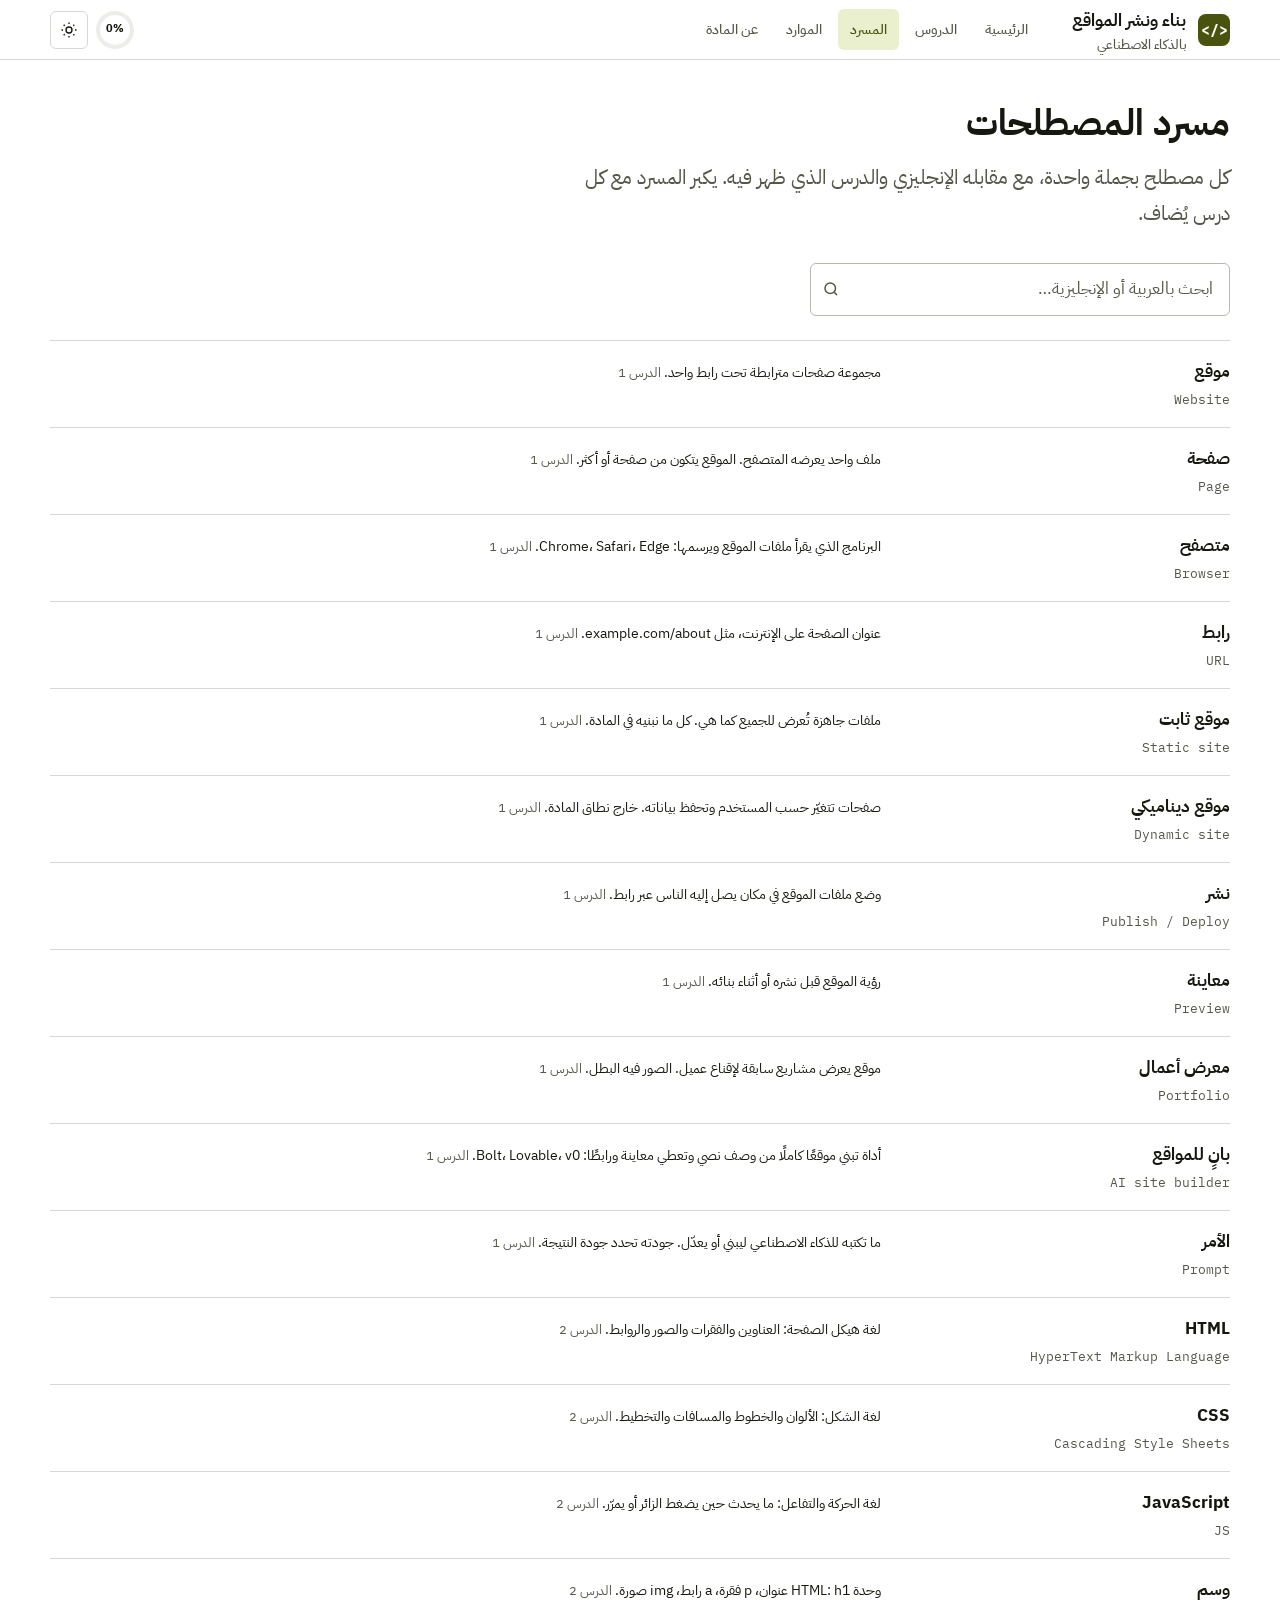
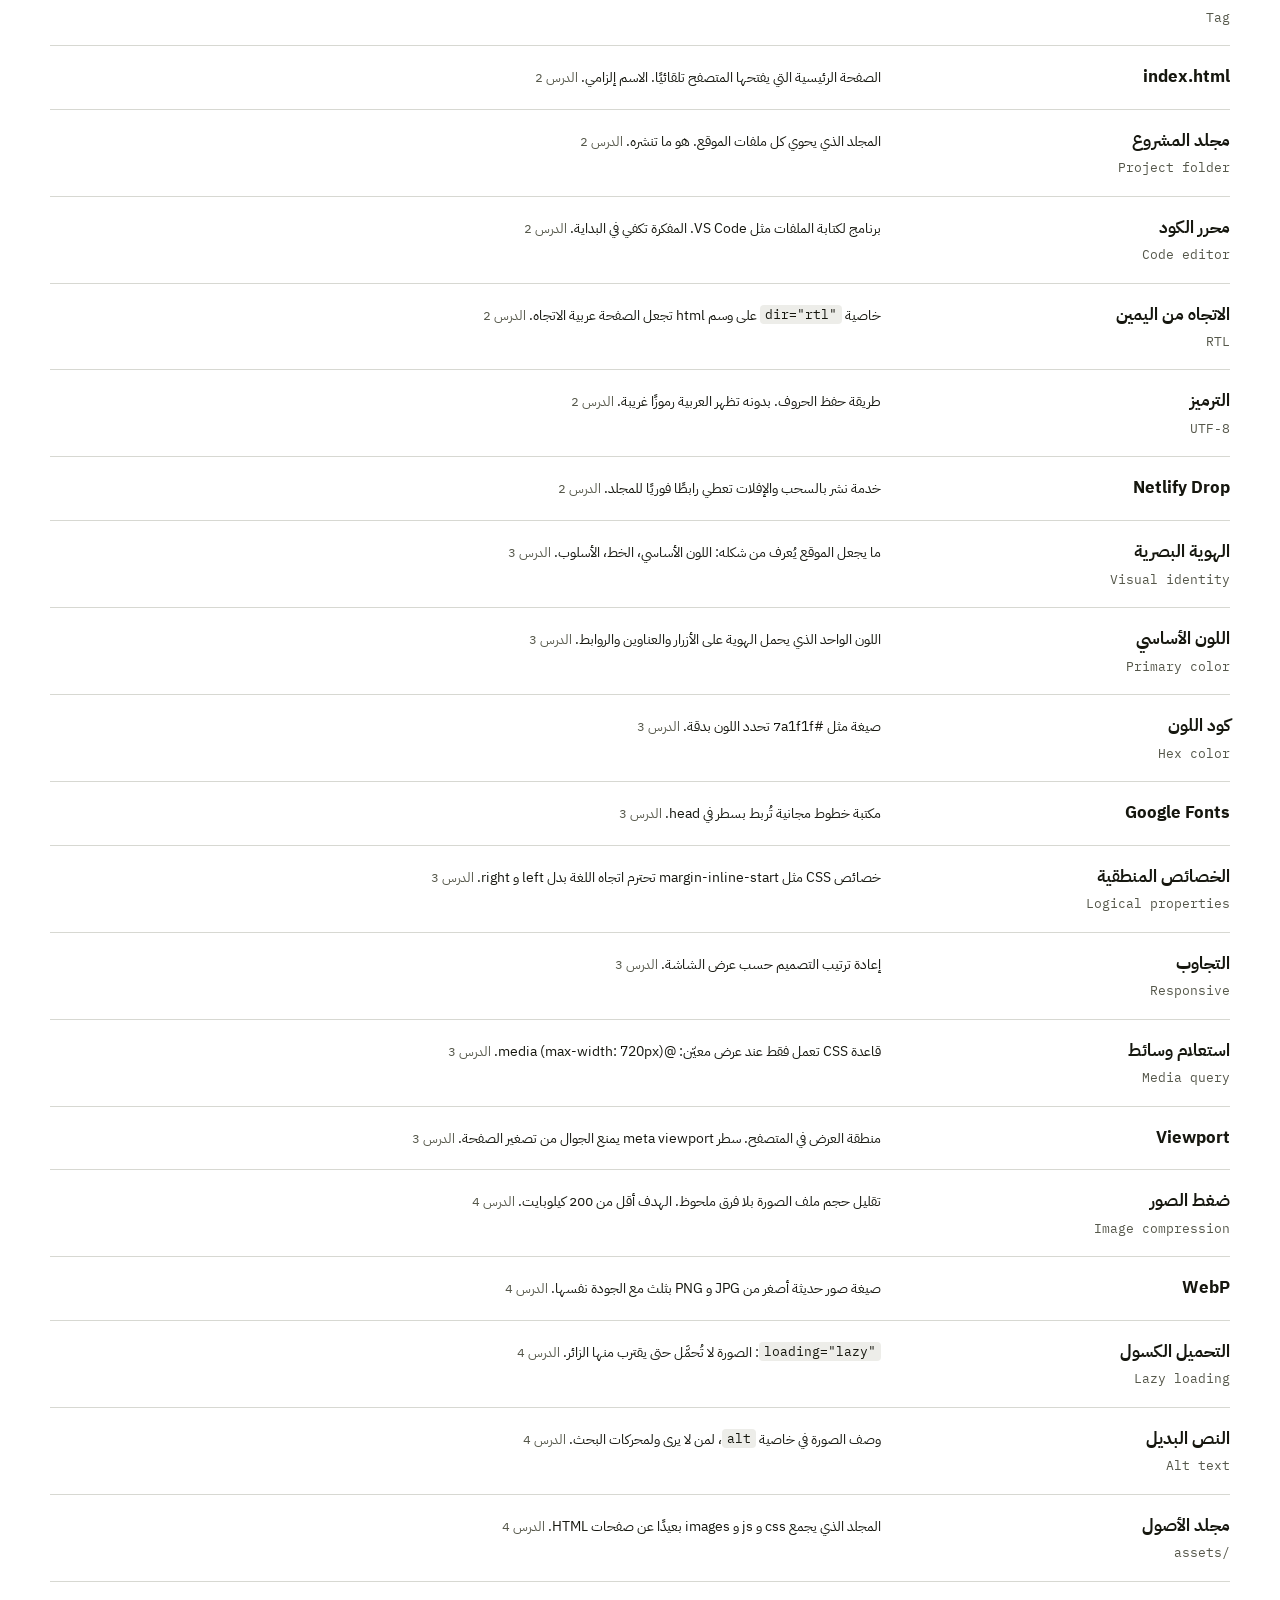
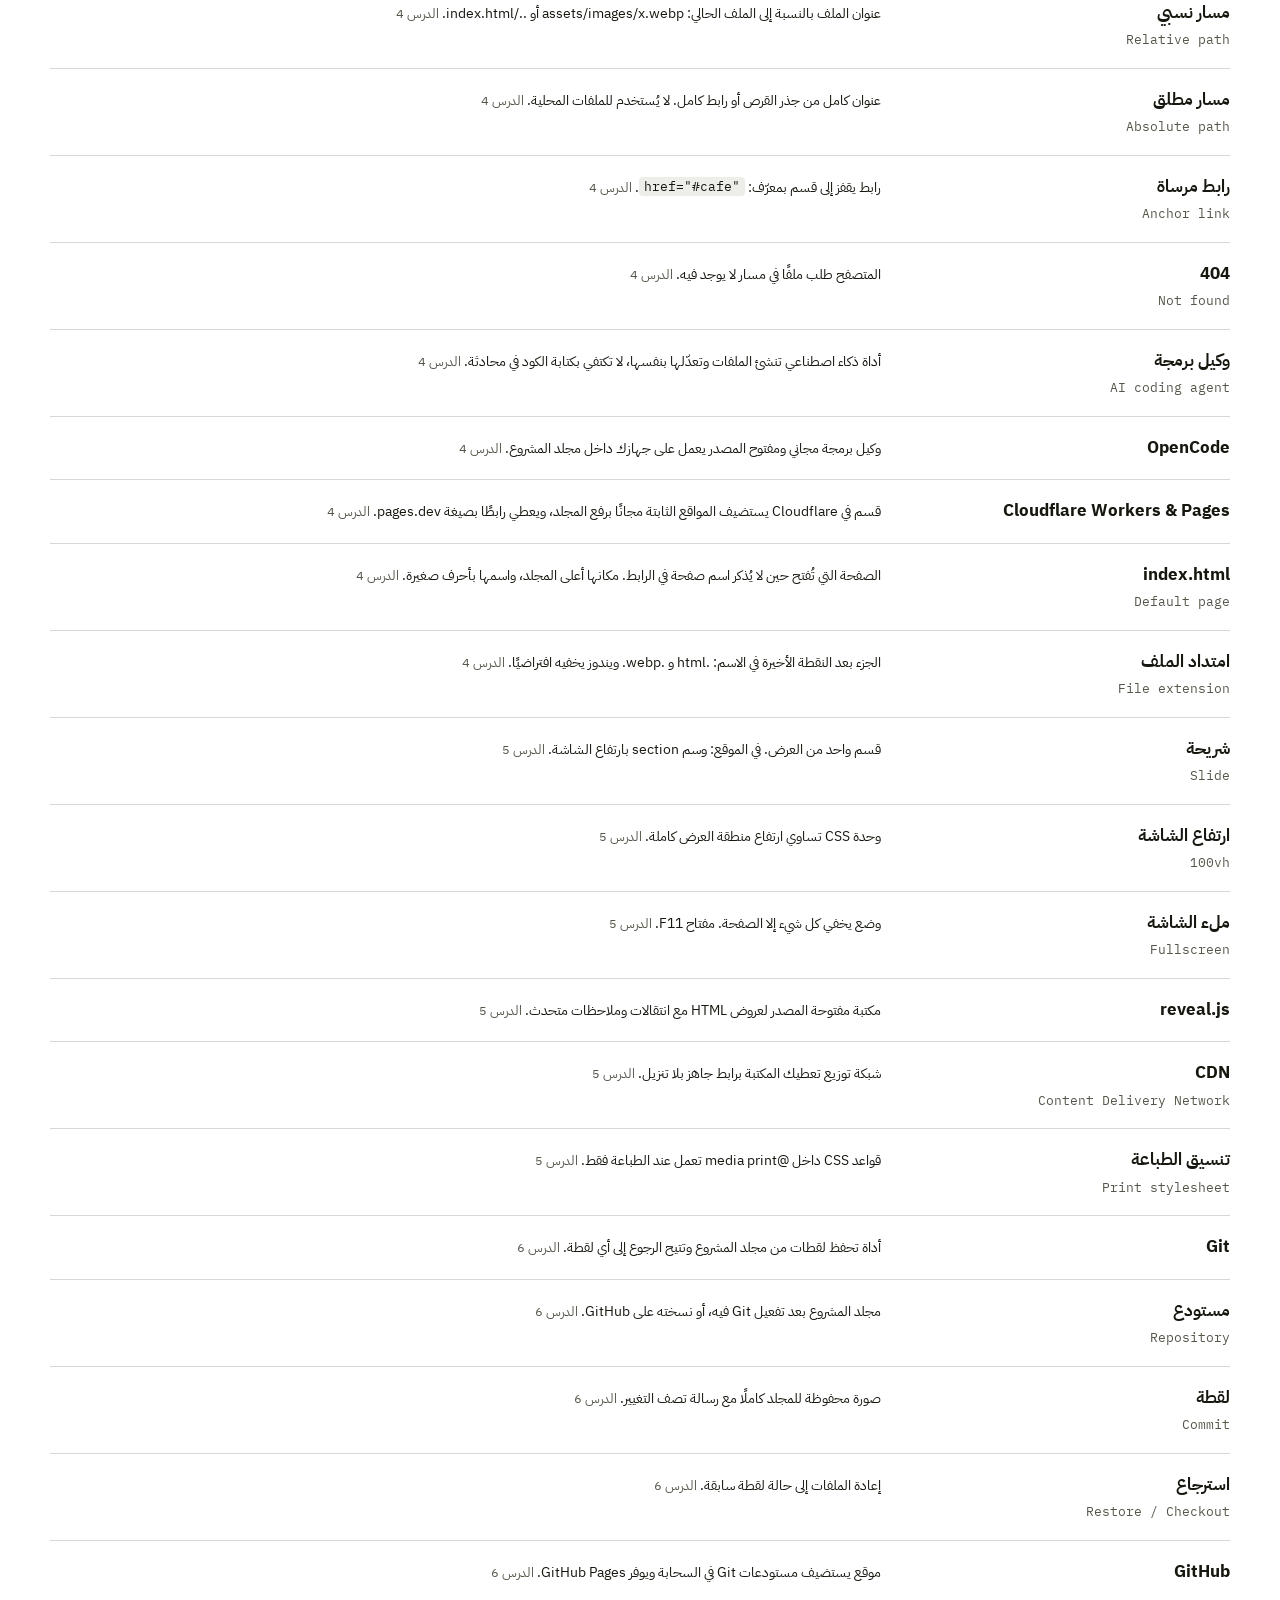
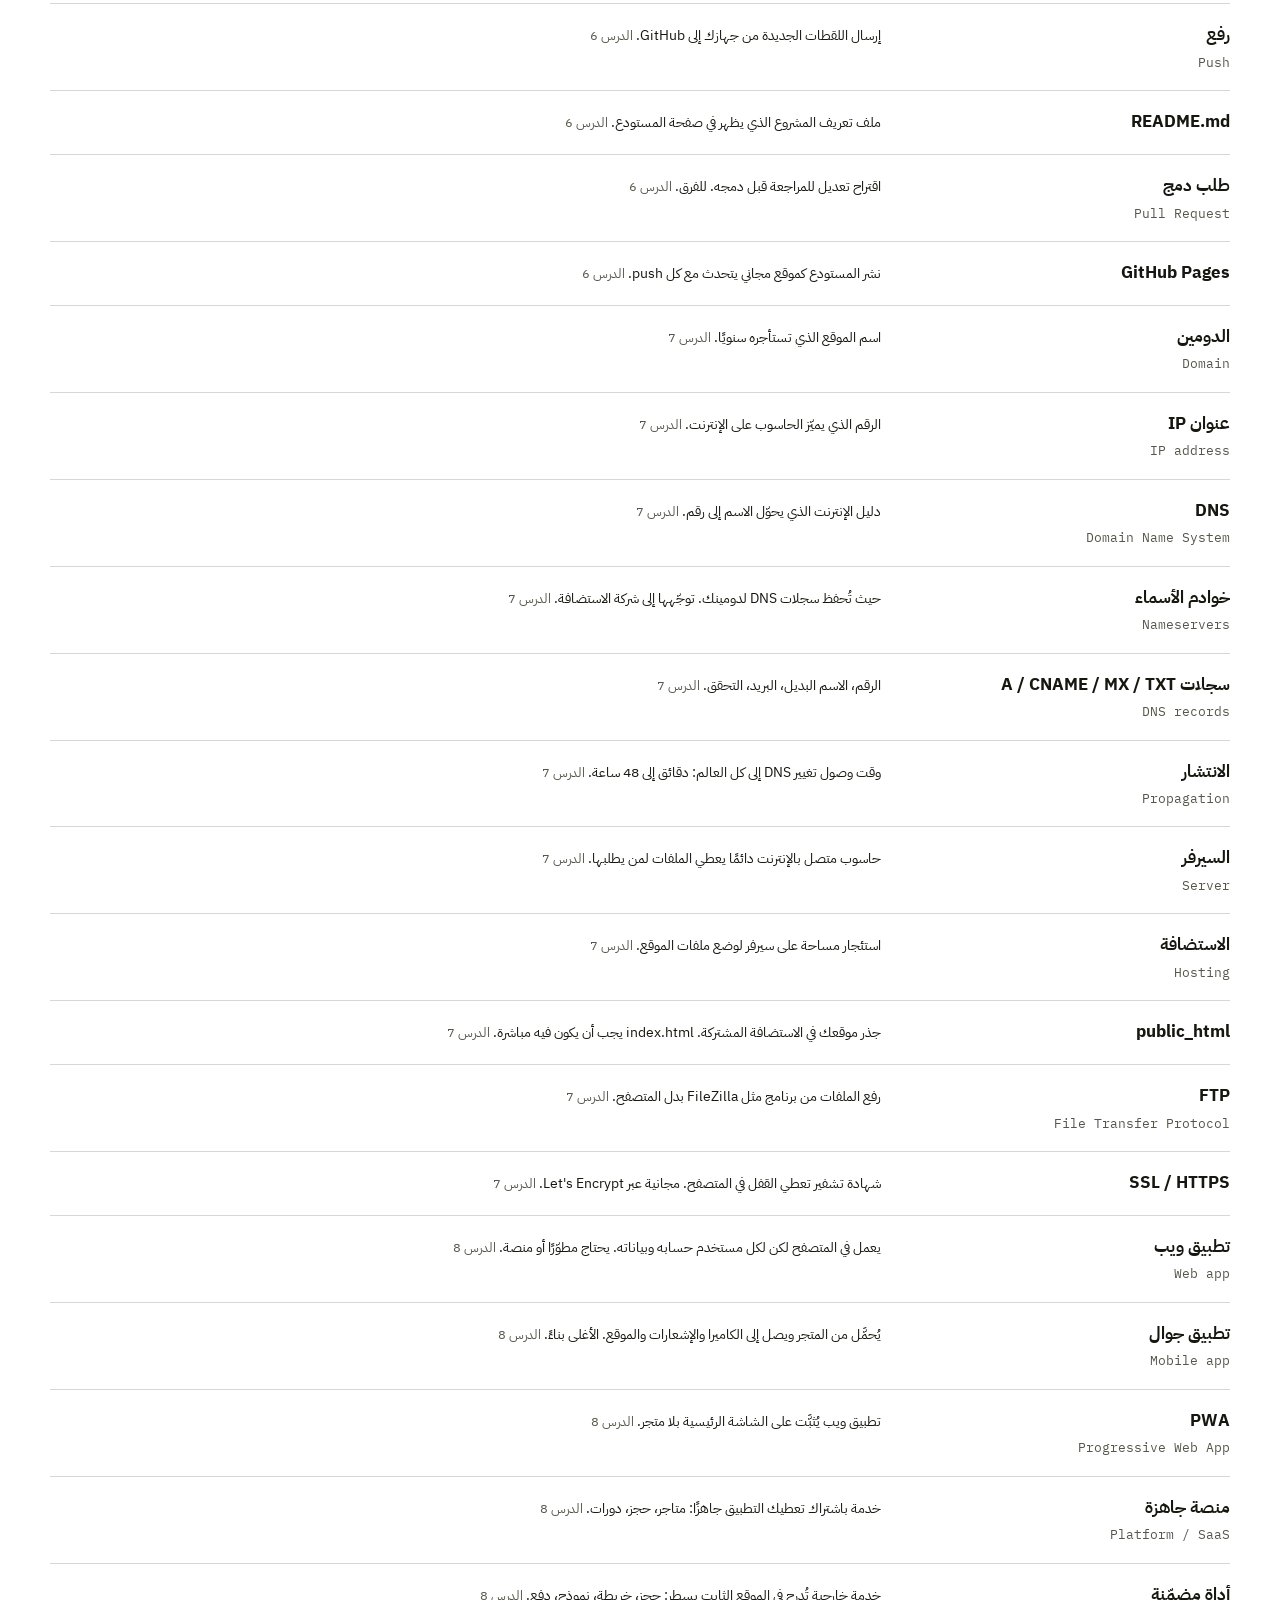
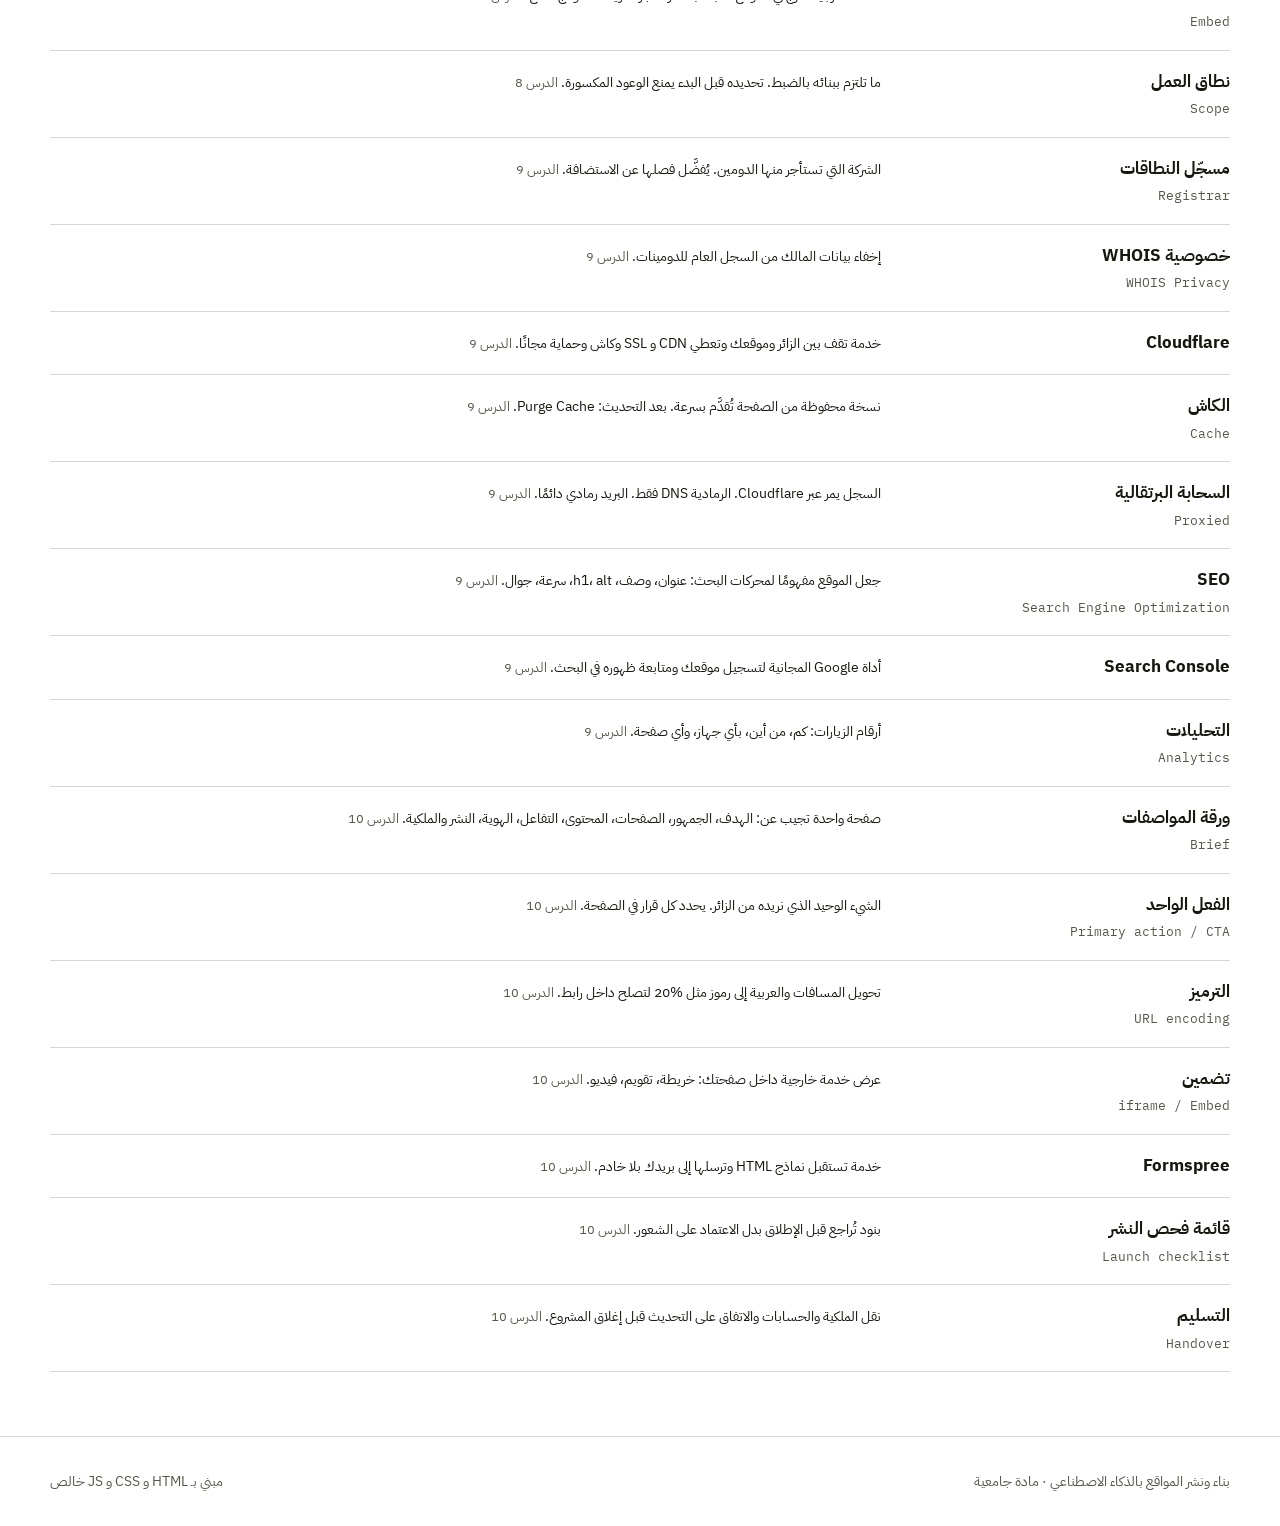
<file: pages/glossary.html>
<!DOCTYPE html>
<html lang="ar" dir="rtl" data-root="../">
<head>
  <meta charset="UTF-8">
  <meta name="viewport" content="width=device-width, initial-scale=1">
  <title>مسرد المصطلحات | بناء ونشر المواقع بالذكاء الاصطناعي</title>
  <meta name="description" content="مصطلحات المادة بالعربية مع مقابلها الإنجليزي، مرتّبة حسب الدرس.">
  <script>(function(){try{var t=localStorage.getItem('bnm-theme');if(!t)t=matchMedia('(prefers-color-scheme: dark)').matches?'dark':'light';document.documentElement.setAttribute('data-theme',t)}catch(e){}})();</script>
  <link rel="preconnect" href="https://fonts.googleapis.com">
  <link rel="preconnect" href="https://fonts.gstatic.com" crossorigin>
  <link href="https://fonts.googleapis.com/css2?family=IBM+Plex+Sans+Arabic:wght@400;500;600;700&family=IBM+Plex+Mono:wght@400;600&display=swap" rel="stylesheet">
  <link rel="stylesheet" href="../assets/css/style.css">
  <link rel="icon" href="data:image/svg+xml,%3Csvg xmlns='http://www.w3.org/2000/svg' viewBox='0 0 32 32'%3E%3Crect width='32' height='32' rx='7' fill='%234a5a1e'/%3E%3Ctext x='16' y='21' text-anchor='middle' font-family='monospace' font-size='14' font-weight='700' fill='white'%3E%3C/%3E%3C/text%3E%3C/svg%3E">
</head>
<body>
  <a class="skip-link" href="#main">تخطّ إلى المحتوى</a>

  <header class="topbar">
    <div class="container">
      <a class="brand" href="../index.html">
        <span class="brand-mark" aria-hidden="true">&lt;/&gt;</span>
        <span>بناء ونشر المواقع<span class="brand-sub">بالذكاء الاصطناعي</span></span>
      </a>
      <nav class="nav" id="nav" aria-label="الأقسام">
        <a href="../index.html">الرئيسية</a>
        <a href="../index.html#lessons">الدروس</a>
        <a href="glossary.html" aria-current="page">المسرد</a>
        <a href="resources.html">الموارد</a>
        <a href="about.html">عن المادة</a>
      </nav>
      <div class="topbar-tools">
        <div class="ring" role="img" aria-label="نسبة الإنجاز"><span>0%</span></div>
        <button class="icon-btn" type="button" data-theme-toggle aria-label="التبديل إلى الوضع الليلي">
          <svg class="icon-moon" viewBox="0 0 24 24" fill="none" stroke="currentColor" stroke-width="1.8" aria-hidden="true"><path d="M21 12.8A9 9 0 1 1 11.2 3a7 7 0 0 0 9.8 9.8z"/></svg>
          <svg class="icon-sun" viewBox="0 0 24 24" fill="none" stroke="currentColor" stroke-width="1.8" aria-hidden="true"><circle cx="12" cy="12" r="4"/><path d="M12 2v2M12 20v2M4.9 4.9l1.4 1.4M17.7 17.7l1.4 1.4M2 12h2M20 12h2M4.9 19.1l1.4-1.4M17.7 6.3l1.4-1.4"/></svg>
        </button>
        <button class="icon-btn nav-toggle" type="button" aria-expanded="false" aria-controls="nav" aria-label="القائمة">
          <svg viewBox="0 0 24 24" fill="none" stroke="currentColor" stroke-width="1.8" aria-hidden="true"><path d="M4 7h16M4 12h16M4 17h16"/></svg>
        </button>
      </div>
    </div>
  </header>

  <main id="main" class="page">
    <div class="container">
      <div class="page-head">
        <h1>مسرد المصطلحات</h1>
        <p>كل مصطلح بجملة واحدة، مع مقابله الإنجليزي والدرس الذي ظهر فيه. يكبر المسرد مع كل درس يُضاف.</p>
      </div>

      <div class="search">
        <label class="visually-hidden" for="glossary-search">ابحث في المسرد</label>
        <input id="glossary-search" type="search" placeholder="ابحث بالعربية أو الإنجليزية…" autocomplete="off">
        <svg viewBox="0 0 24 24" fill="none" stroke="currentColor" stroke-width="2" aria-hidden="true"><circle cx="11" cy="11" r="7"/><path d="M20 20l-3.5-3.5"/></svg>
      </div>

      <dl class="glossary" id="glossary">
        <div><dt>موقع <span>Website</span></dt><dd>مجموعة صفحات مترابطة تحت رابط واحد. <span class="lesson-ref">الدرس 1</span></dd></div>
        <div><dt>صفحة <span>Page</span></dt><dd>ملف واحد يعرضه المتصفح. الموقع يتكون من صفحة أو أكثر. <span class="lesson-ref">الدرس 1</span></dd></div>
        <div><dt>متصفح <span>Browser</span></dt><dd>البرنامج الذي يقرأ ملفات الموقع ويرسمها: Chrome، Safari، Edge. <span class="lesson-ref">الدرس 1</span></dd></div>
        <div><dt>رابط <span>URL</span></dt><dd>عنوان الصفحة على الإنترنت، مثل example.com/about. <span class="lesson-ref">الدرس 1</span></dd></div>
        <div><dt>موقع ثابت <span>Static site</span></dt><dd>ملفات جاهزة تُعرض للجميع كما هي. كل ما نبنيه في المادة. <span class="lesson-ref">الدرس 1</span></dd></div>
        <div><dt>موقع ديناميكي <span>Dynamic site</span></dt><dd>صفحات تتغيّر حسب المستخدم وتحفظ بياناته. خارج نطاق المادة. <span class="lesson-ref">الدرس 1</span></dd></div>
        <div><dt>نشر <span>Publish / Deploy</span></dt><dd>وضع ملفات الموقع في مكان يصل إليه الناس عبر رابط. <span class="lesson-ref">الدرس 1</span></dd></div>
        <div><dt>معاينة <span>Preview</span></dt><dd>رؤية الموقع قبل نشره أو أثناء بنائه. <span class="lesson-ref">الدرس 1</span></dd></div>
        <div><dt>معرض أعمال <span>Portfolio</span></dt><dd>موقع يعرض مشاريع سابقة لإقناع عميل. الصور فيه البطل. <span class="lesson-ref">الدرس 1</span></dd></div>
        <div><dt>بانٍ للمواقع <span>AI site builder</span></dt><dd>أداة تبني موقعًا كاملًا من وصف نصي وتعطي معاينة ورابطًا: Bolt، Lovable، v0. <span class="lesson-ref">الدرس 1</span></dd></div>
        <div><dt>الأمر <span>Prompt</span></dt><dd>ما تكتبه للذكاء الاصطناعي ليبني أو يعدّل. جودته تحدد جودة النتيجة. <span class="lesson-ref">الدرس 1</span></dd></div>
        <div><dt>HTML <span>HyperText Markup Language</span></dt><dd>لغة هيكل الصفحة: العناوين والفقرات والصور والروابط. <span class="lesson-ref">الدرس 2</span></dd></div>
        <div><dt>CSS <span>Cascading Style Sheets</span></dt><dd>لغة الشكل: الألوان والخطوط والمسافات والتخطيط. <span class="lesson-ref">الدرس 2</span></dd></div>
        <div><dt>JavaScript <span>JS</span></dt><dd>لغة الحركة والتفاعل: ما يحدث حين يضغط الزائر أو يمرّر. <span class="lesson-ref">الدرس 2</span></dd></div>
        <div><dt>وسم <span>Tag</span></dt><dd>وحدة HTML: h1 عنوان، p فقرة، a رابط، img صورة. <span class="lesson-ref">الدرس 2</span></dd></div>
        <div><dt>index.html <span></span></dt><dd>الصفحة الرئيسية التي يفتحها المتصفح تلقائيًا. الاسم إلزامي. <span class="lesson-ref">الدرس 2</span></dd></div>
        <div><dt>مجلد المشروع <span>Project folder</span></dt><dd>المجلد الذي يحوي كل ملفات الموقع. هو ما تنشره. <span class="lesson-ref">الدرس 2</span></dd></div>
        <div><dt>محرر الكود <span>Code editor</span></dt><dd>برنامج لكتابة الملفات مثل VS Code. المفكرة تكفي في البداية. <span class="lesson-ref">الدرس 2</span></dd></div>
        <div><dt>الاتجاه من اليمين <span>RTL</span></dt><dd>خاصية <code>dir="rtl"</code> على وسم html تجعل الصفحة عربية الاتجاه. <span class="lesson-ref">الدرس 2</span></dd></div>
        <div><dt>الترميز <span>UTF-8</span></dt><dd>طريقة حفظ الحروف. بدونه تظهر العربية رموزًا غريبة. <span class="lesson-ref">الدرس 2</span></dd></div>
        <div><dt>Netlify Drop <span></span></dt><dd>خدمة نشر بالسحب والإفلات تعطي رابطًا فوريًا للمجلد. <span class="lesson-ref">الدرس 2</span></dd></div>
        <div><dt>الهوية البصرية <span>Visual identity</span></dt><dd>ما يجعل الموقع يُعرف من شكله: اللون الأساسي، الخط، الأسلوب. <span class="lesson-ref">الدرس 3</span></dd></div>
        <div><dt>اللون الأساسي <span>Primary color</span></dt><dd>اللون الواحد الذي يحمل الهوية على الأزرار والعناوين والروابط. <span class="lesson-ref">الدرس 3</span></dd></div>
        <div><dt>كود اللون <span>Hex color</span></dt><dd>صيغة مثل #7a1f1f تحدد اللون بدقة. <span class="lesson-ref">الدرس 3</span></dd></div>
        <div><dt>Google Fonts <span></span></dt><dd>مكتبة خطوط مجانية تُربط بسطر في head. <span class="lesson-ref">الدرس 3</span></dd></div>
        <div><dt>الخصائص المنطقية <span>Logical properties</span></dt><dd>خصائص CSS مثل margin-inline-start تحترم اتجاه اللغة بدل left و right. <span class="lesson-ref">الدرس 3</span></dd></div>
        <div><dt>التجاوب <span>Responsive</span></dt><dd>إعادة ترتيب التصميم حسب عرض الشاشة. <span class="lesson-ref">الدرس 3</span></dd></div>
        <div><dt>استعلام وسائط <span>Media query</span></dt><dd>قاعدة CSS تعمل فقط عند عرض معيّن: @media (max-width: 720px). <span class="lesson-ref">الدرس 3</span></dd></div>
        <div><dt>Viewport <span></span></dt><dd>منطقة العرض في المتصفح. سطر meta viewport يمنع الجوال من تصغير الصفحة. <span class="lesson-ref">الدرس 3</span></dd></div>
        <div><dt>ضغط الصور <span>Image compression</span></dt><dd>تقليل حجم ملف الصورة بلا فرق ملحوظ. الهدف أقل من 200 كيلوبايت. <span class="lesson-ref">الدرس 4</span></dd></div>
        <div><dt>WebP <span></span></dt><dd>صيغة صور حديثة أصغر من JPG و PNG بثلث مع الجودة نفسها. <span class="lesson-ref">الدرس 4</span></dd></div>
        <div><dt>التحميل الكسول <span>Lazy loading</span></dt><dd><code>loading="lazy"</code>: الصورة لا تُحمَّل حتى يقترب منها الزائر. <span class="lesson-ref">الدرس 4</span></dd></div>
        <div><dt>النص البديل <span>Alt text</span></dt><dd>وصف الصورة في خاصية <code>alt</code>، لمن لا يرى ولمحركات البحث. <span class="lesson-ref">الدرس 4</span></dd></div>
        <div><dt>مجلد الأصول <span>assets/</span></dt><dd>المجلد الذي يجمع css و js و images بعيدًا عن صفحات HTML. <span class="lesson-ref">الدرس 4</span></dd></div>
        <div><dt>مسار نسبي <span>Relative path</span></dt><dd>عنوان الملف بالنسبة إلى الملف الحالي: assets/images/x.webp أو ../index.html. <span class="lesson-ref">الدرس 4</span></dd></div>
        <div><dt>مسار مطلق <span>Absolute path</span></dt><dd>عنوان كامل من جذر القرص أو رابط كامل. لا يُستخدم للملفات المحلية. <span class="lesson-ref">الدرس 4</span></dd></div>
        <div><dt>رابط مرساة <span>Anchor link</span></dt><dd>رابط يقفز إلى قسم بمعرّف: <code>href="#cafe"</code>. <span class="lesson-ref">الدرس 4</span></dd></div>
        <div><dt>404 <span>Not found</span></dt><dd>المتصفح طلب ملفًا في مسار لا يوجد فيه. <span class="lesson-ref">الدرس 4</span></dd></div>
        <div><dt>وكيل برمجة <span>AI coding agent</span></dt><dd>أداة ذكاء اصطناعي تنشئ الملفات وتعدّلها بنفسها، لا تكتفي بكتابة الكود في محادثة. <span class="lesson-ref">الدرس 4</span></dd></div>
        <div><dt>OpenCode <span></span></dt><dd>وكيل برمجة مجاني ومفتوح المصدر يعمل على جهازك داخل مجلد المشروع. <span class="lesson-ref">الدرس 4</span></dd></div>
        <div><dt>Cloudflare Workers &amp; Pages <span></span></dt><dd>قسم في Cloudflare يستضيف المواقع الثابتة مجانًا برفع المجلد، ويعطي رابطًا بصيغة pages.dev. <span class="lesson-ref">الدرس 4</span></dd></div>
        <div><dt>index.html <span>Default page</span></dt><dd>الصفحة التي تُفتح حين لا يُذكر اسم صفحة في الرابط. مكانها أعلى المجلد، واسمها بأحرف صغيرة. <span class="lesson-ref">الدرس 4</span></dd></div>
        <div><dt>امتداد الملف <span>File extension</span></dt><dd>الجزء بعد النقطة الأخيرة في الاسم: .html و .webp. ويندوز يخفيه افتراضيًا. <span class="lesson-ref">الدرس 4</span></dd></div>
        <div><dt>شريحة <span>Slide</span></dt><dd>قسم واحد من العرض. في الموقع: وسم section بارتفاع الشاشة. <span class="lesson-ref">الدرس 5</span></dd></div>
        <div><dt>ارتفاع الشاشة <span>100vh</span></dt><dd>وحدة CSS تساوي ارتفاع منطقة العرض كاملة. <span class="lesson-ref">الدرس 5</span></dd></div>
        <div><dt>ملء الشاشة <span>Fullscreen</span></dt><dd>وضع يخفي كل شيء إلا الصفحة. مفتاح F11. <span class="lesson-ref">الدرس 5</span></dd></div>
        <div><dt>reveal.js <span></span></dt><dd>مكتبة مفتوحة المصدر لعروض HTML مع انتقالات وملاحظات متحدث. <span class="lesson-ref">الدرس 5</span></dd></div>
        <div><dt>CDN <span>Content Delivery Network</span></dt><dd>شبكة توزيع تعطيك المكتبة برابط جاهز بلا تنزيل. <span class="lesson-ref">الدرس 5</span></dd></div>
        <div><dt>تنسيق الطباعة <span>Print stylesheet</span></dt><dd>قواعد CSS داخل @media print تعمل عند الطباعة فقط. <span class="lesson-ref">الدرس 5</span></dd></div>
        <div><dt>Git <span></span></dt><dd>أداة تحفظ لقطات من مجلد المشروع وتتيح الرجوع إلى أي لقطة. <span class="lesson-ref">الدرس 6</span></dd></div>
        <div><dt>مستودع <span>Repository</span></dt><dd>مجلد المشروع بعد تفعيل Git فيه، أو نسخته على GitHub. <span class="lesson-ref">الدرس 6</span></dd></div>
        <div><dt>لقطة <span>Commit</span></dt><dd>صورة محفوظة للمجلد كاملًا مع رسالة تصف التغيير. <span class="lesson-ref">الدرس 6</span></dd></div>
        <div><dt>استرجاع <span>Restore / Checkout</span></dt><dd>إعادة الملفات إلى حالة لقطة سابقة. <span class="lesson-ref">الدرس 6</span></dd></div>
        <div><dt>GitHub <span></span></dt><dd>موقع يستضيف مستودعات Git في السحابة ويوفر GitHub Pages. <span class="lesson-ref">الدرس 6</span></dd></div>
        <div><dt>رفع <span>Push</span></dt><dd>إرسال اللقطات الجديدة من جهازك إلى GitHub. <span class="lesson-ref">الدرس 6</span></dd></div>
        <div><dt>README.md <span></span></dt><dd>ملف تعريف المشروع الذي يظهر في صفحة المستودع. <span class="lesson-ref">الدرس 6</span></dd></div>
        <div><dt>طلب دمج <span>Pull Request</span></dt><dd>اقتراح تعديل للمراجعة قبل دمجه. للفرق. <span class="lesson-ref">الدرس 6</span></dd></div>
        <div><dt>GitHub Pages <span></span></dt><dd>نشر المستودع كموقع مجاني يتحدث مع كل push. <span class="lesson-ref">الدرس 6</span></dd></div>
        <div><dt>الدومين <span>Domain</span></dt><dd>اسم الموقع الذي تستأجره سنويًا. <span class="lesson-ref">الدرس 7</span></dd></div>
        <div><dt>عنوان IP <span>IP address</span></dt><dd>الرقم الذي يميّز الحاسوب على الإنترنت. <span class="lesson-ref">الدرس 7</span></dd></div>
        <div><dt>DNS <span>Domain Name System</span></dt><dd>دليل الإنترنت الذي يحوّل الاسم إلى رقم. <span class="lesson-ref">الدرس 7</span></dd></div>
        <div><dt>خوادم الأسماء <span>Nameservers</span></dt><dd>حيث تُحفظ سجلات DNS لدومينك. توجّهها إلى شركة الاستضافة. <span class="lesson-ref">الدرس 7</span></dd></div>
        <div><dt>سجلات A / CNAME / MX / TXT <span>DNS records</span></dt><dd>الرقم، الاسم البديل، البريد، التحقق. <span class="lesson-ref">الدرس 7</span></dd></div>
        <div><dt>الانتشار <span>Propagation</span></dt><dd>وقت وصول تغيير DNS إلى كل العالم: دقائق إلى 48 ساعة. <span class="lesson-ref">الدرس 7</span></dd></div>
        <div><dt>السيرفر <span>Server</span></dt><dd>حاسوب متصل بالإنترنت دائمًا يعطي الملفات لمن يطلبها. <span class="lesson-ref">الدرس 7</span></dd></div>
        <div><dt>الاستضافة <span>Hosting</span></dt><dd>استئجار مساحة على سيرفر لوضع ملفات الموقع. <span class="lesson-ref">الدرس 7</span></dd></div>
        <div><dt>public_html <span></span></dt><dd>جذر موقعك في الاستضافة المشتركة. index.html يجب أن يكون فيه مباشرة. <span class="lesson-ref">الدرس 7</span></dd></div>
        <div><dt>FTP <span>File Transfer Protocol</span></dt><dd>رفع الملفات من برنامج مثل FileZilla بدل المتصفح. <span class="lesson-ref">الدرس 7</span></dd></div>
        <div><dt>SSL / HTTPS <span></span></dt><dd>شهادة تشفير تعطي القفل في المتصفح. مجانية عبر Let's Encrypt. <span class="lesson-ref">الدرس 7</span></dd></div>
        <div><dt>تطبيق ويب <span>Web app</span></dt><dd>يعمل في المتصفح لكن لكل مستخدم حسابه وبياناته. يحتاج مطوّرًا أو منصة. <span class="lesson-ref">الدرس 8</span></dd></div>
        <div><dt>تطبيق جوال <span>Mobile app</span></dt><dd>يُحمَّل من المتجر ويصل إلى الكاميرا والإشعارات والموقع. الأغلى بناءً. <span class="lesson-ref">الدرس 8</span></dd></div>
        <div><dt>PWA <span>Progressive Web App</span></dt><dd>تطبيق ويب يُثبَّت على الشاشة الرئيسية بلا متجر. <span class="lesson-ref">الدرس 8</span></dd></div>
        <div><dt>منصة جاهزة <span>Platform / SaaS</span></dt><dd>خدمة باشتراك تعطيك التطبيق جاهزًا: متاجر، حجز، دورات. <span class="lesson-ref">الدرس 8</span></dd></div>
        <div><dt>أداة مضمّنة <span>Embed</span></dt><dd>خدمة خارجية تُدرج في الموقع الثابت بسطر: حجز، خريطة، نموذج، دفع. <span class="lesson-ref">الدرس 8</span></dd></div>
        <div><dt>نطاق العمل <span>Scope</span></dt><dd>ما تلتزم ببنائه بالضبط. تحديده قبل البدء يمنع الوعود المكسورة. <span class="lesson-ref">الدرس 8</span></dd></div>
        <div><dt>مسجّل النطاقات <span>Registrar</span></dt><dd>الشركة التي تستأجر منها الدومين. يُفضَّل فصلها عن الاستضافة. <span class="lesson-ref">الدرس 9</span></dd></div>
        <div><dt>خصوصية WHOIS <span>WHOIS Privacy</span></dt><dd>إخفاء بيانات المالك من السجل العام للدومينات. <span class="lesson-ref">الدرس 9</span></dd></div>
        <div><dt>Cloudflare <span></span></dt><dd>خدمة تقف بين الزائر وموقعك وتعطي CDN و SSL وكاش وحماية مجانًا. <span class="lesson-ref">الدرس 9</span></dd></div>
        <div><dt>الكاش <span>Cache</span></dt><dd>نسخة محفوظة من الصفحة تُقدَّم بسرعة. بعد التحديث: Purge Cache. <span class="lesson-ref">الدرس 9</span></dd></div>
        <div><dt>السحابة البرتقالية <span>Proxied</span></dt><dd>السجل يمر عبر Cloudflare. الرمادية DNS فقط. البريد رمادي دائمًا. <span class="lesson-ref">الدرس 9</span></dd></div>
        <div><dt>SEO <span>Search Engine Optimization</span></dt><dd>جعل الموقع مفهومًا لمحركات البحث: عنوان، وصف، h1، alt، سرعة، جوال. <span class="lesson-ref">الدرس 9</span></dd></div>
        <div><dt>Search Console <span></span></dt><dd>أداة Google المجانية لتسجيل موقعك ومتابعة ظهوره في البحث. <span class="lesson-ref">الدرس 9</span></dd></div>
        <div><dt>التحليلات <span>Analytics</span></dt><dd>أرقام الزيارات: كم، من أين، بأي جهاز، وأي صفحة. <span class="lesson-ref">الدرس 9</span></dd></div>
        <div><dt>ورقة المواصفات <span>Brief</span></dt><dd>صفحة واحدة تجيب عن: الهدف، الجمهور، الصفحات، المحتوى، التفاعل، الهوية، النشر والملكية. <span class="lesson-ref">الدرس 10</span></dd></div>
        <div><dt>الفعل الواحد <span>Primary action / CTA</span></dt><dd>الشيء الوحيد الذي نريده من الزائر. يحدد كل قرار في الصفحة. <span class="lesson-ref">الدرس 10</span></dd></div>
        <div><dt>الترميز <span>URL encoding</span></dt><dd>تحويل المسافات والعربية إلى رموز مثل %20 لتصلح داخل رابط. <span class="lesson-ref">الدرس 10</span></dd></div>
        <div><dt>تضمين <span>iframe / Embed</span></dt><dd>عرض خدمة خارجية داخل صفحتك: خريطة، تقويم، فيديو. <span class="lesson-ref">الدرس 10</span></dd></div>
        <div><dt>Formspree <span></span></dt><dd>خدمة تستقبل نماذج HTML وترسلها إلى بريدك بلا خادم. <span class="lesson-ref">الدرس 10</span></dd></div>
        <div><dt>قائمة فحص النشر <span>Launch checklist</span></dt><dd>بنود تُراجع قبل الإطلاق بدل الاعتماد على الشعور. <span class="lesson-ref">الدرس 10</span></dd></div>
        <div><dt>التسليم <span>Handover</span></dt><dd>نقل الملكية والحسابات والاتفاق على التحديث قبل إغلاق المشروع. <span class="lesson-ref">الدرس 10</span></dd></div>
      </dl>
      <p class="empty-hint" id="glossary-empty" hidden>لا نتائج. جرّب كلمة أخرى أو المقابل الإنجليزي.</p>
    </div>
  </main>

  <footer class="footer">
    <div class="container">
      <span>بناء ونشر المواقع بالذكاء الاصطناعي · مادة جامعية</span>
      <span>مبني بـ HTML و CSS و JS خالص</span>
    </div>
  </footer>

  <script src="../assets/js/app.js"></script>
  <script>
    (function () {
      var input = document.getElementById("glossary-search");
      var items = Array.prototype.slice.call(document.querySelectorAll("#glossary > div"));
      var empty = document.getElementById("glossary-empty");
      input.addEventListener("input", function () {
        var q = input.value.trim().toLowerCase();
        var shown = 0;
        items.forEach(function (item) {
          var hit = !q || item.textContent.toLowerCase().indexOf(q) !== -1;
          item.hidden = !hit;
          if (hit) shown++;
        });
        empty.hidden = shown !== 0;
      });
    })();
  </script>
</body>
</html>
</file>
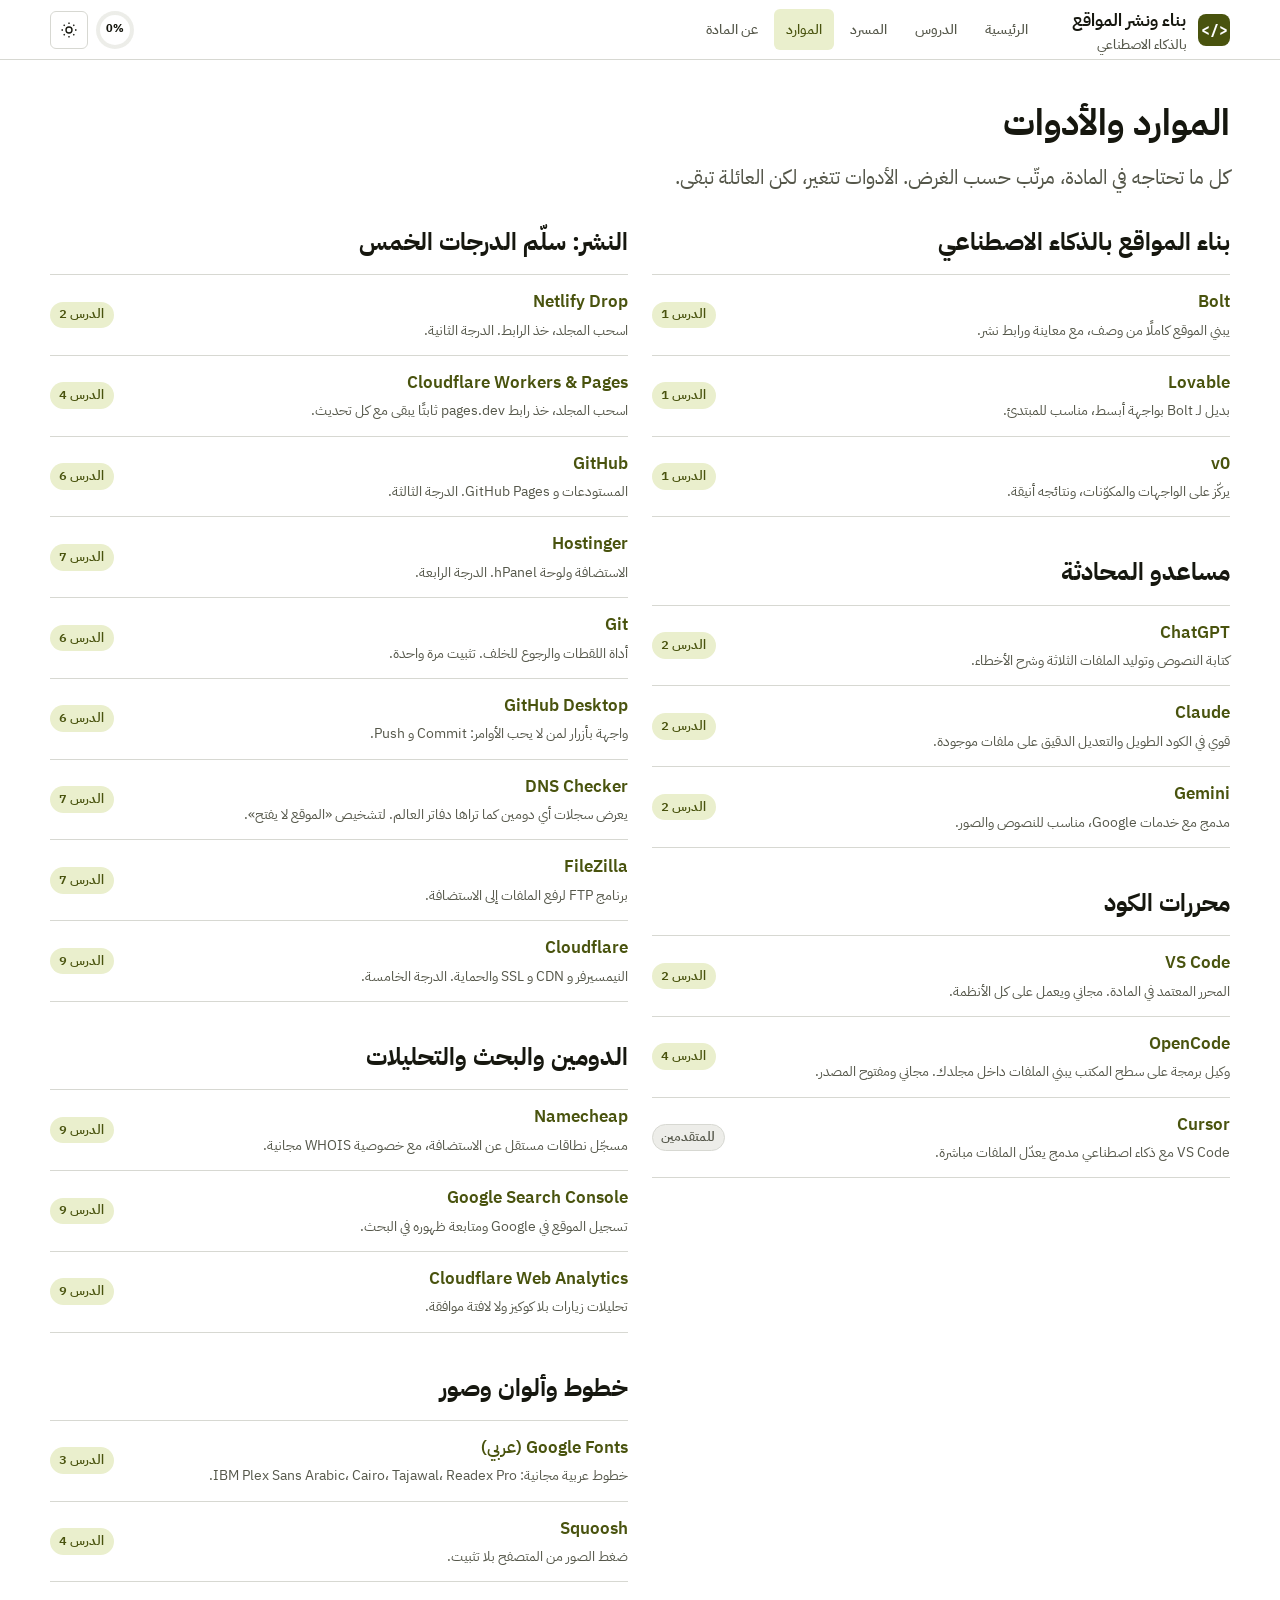
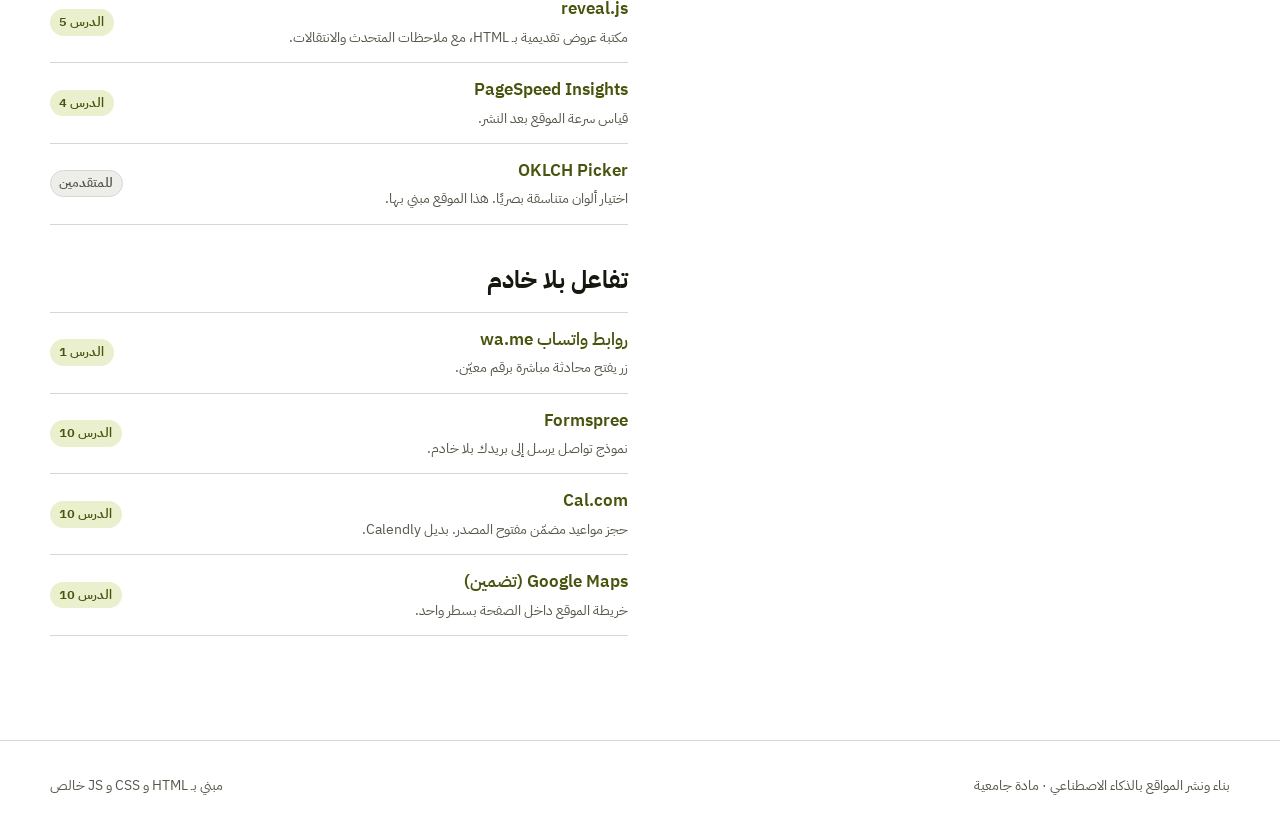
<file: pages/resources.html>
<!DOCTYPE html>
<html lang="ar" dir="rtl" data-root="../">
<head>
  <meta charset="UTF-8">
  <meta name="viewport" content="width=device-width, initial-scale=1">
  <title>الموارد والأدوات | بناء ونشر المواقع بالذكاء الاصطناعي</title>
  <meta name="description" content="الأدوات والروابط والمراجع المستخدمة في المادة، مرتّبة حسب الغرض.">
  <script>(function(){try{var t=localStorage.getItem('bnm-theme');if(!t)t=matchMedia('(prefers-color-scheme: dark)').matches?'dark':'light';document.documentElement.setAttribute('data-theme',t)}catch(e){}})();</script>
  <link rel="preconnect" href="https://fonts.googleapis.com">
  <link rel="preconnect" href="https://fonts.gstatic.com" crossorigin>
  <link href="https://fonts.googleapis.com/css2?family=IBM+Plex+Sans+Arabic:wght@400;500;600;700&family=IBM+Plex+Mono:wght@400;600&display=swap" rel="stylesheet">
  <link rel="stylesheet" href="../assets/css/style.css">
  <link rel="icon" href="data:image/svg+xml,%3Csvg xmlns='http://www.w3.org/2000/svg' viewBox='0 0 32 32'%3E%3Crect width='32' height='32' rx='7' fill='%234a5a1e'/%3E%3Ctext x='16' y='21' text-anchor='middle' font-family='monospace' font-size='14' font-weight='700' fill='white'%3E%3C/%3E%3C/text%3E%3C/svg%3E">
</head>
<body>
  <a class="skip-link" href="#main">تخطّ إلى المحتوى</a>

  <header class="topbar">
    <div class="container">
      <a class="brand" href="../index.html">
        <span class="brand-mark" aria-hidden="true">&lt;/&gt;</span>
        <span>بناء ونشر المواقع<span class="brand-sub">بالذكاء الاصطناعي</span></span>
      </a>
      <nav class="nav" id="nav" aria-label="الأقسام">
        <a href="../index.html">الرئيسية</a>
        <a href="../index.html#lessons">الدروس</a>
        <a href="glossary.html">المسرد</a>
        <a href="resources.html" aria-current="page">الموارد</a>
        <a href="about.html">عن المادة</a>
      </nav>
      <div class="topbar-tools">
        <div class="ring" role="img" aria-label="نسبة الإنجاز"><span>0%</span></div>
        <button class="icon-btn" type="button" data-theme-toggle aria-label="التبديل إلى الوضع الليلي">
          <svg class="icon-moon" viewBox="0 0 24 24" fill="none" stroke="currentColor" stroke-width="1.8" aria-hidden="true"><path d="M21 12.8A9 9 0 1 1 11.2 3a7 7 0 0 0 9.8 9.8z"/></svg>
          <svg class="icon-sun" viewBox="0 0 24 24" fill="none" stroke="currentColor" stroke-width="1.8" aria-hidden="true"><circle cx="12" cy="12" r="4"/><path d="M12 2v2M12 20v2M4.9 4.9l1.4 1.4M17.7 17.7l1.4 1.4M2 12h2M20 12h2M4.9 19.1l1.4-1.4M17.7 6.3l1.4-1.4"/></svg>
        </button>
        <button class="icon-btn nav-toggle" type="button" aria-expanded="false" aria-controls="nav" aria-label="القائمة">
          <svg viewBox="0 0 24 24" fill="none" stroke="currentColor" stroke-width="1.8" aria-hidden="true"><path d="M4 7h16M4 12h16M4 17h16"/></svg>
        </button>
      </div>
    </div>
  </header>

  <main id="main" class="page">
    <div class="container">
      <div class="page-head">
        <h1>الموارد والأدوات</h1>
        <p>كل ما تحتاجه في المادة، مرتّب حسب الغرض. الأدوات تتغير، لكن العائلة تبقى.</p>
      </div>

      <div class="grid-2" style="align-items:start">
        <div>
          <section class="res-group">
            <h2>بناء المواقع بالذكاء الاصطناعي</h2>
            <ul class="res-list">
              <li><div><a href="https://bolt.new" target="_blank" rel="noopener">Bolt</a><p>يبني الموقع كاملًا من وصف، مع معاينة ورابط نشر.</p></div><span class="badge badge-project">الدرس 1</span></li>
              <li><div><a href="https://lovable.dev" target="_blank" rel="noopener">Lovable</a><p>بديل لـ Bolt بواجهة أبسط، مناسب للمبتدئ.</p></div><span class="badge badge-project">الدرس 1</span></li>
              <li><div><a href="https://v0.dev" target="_blank" rel="noopener">v0</a><p>يركّز على الواجهات والمكوّنات، ونتائجه أنيقة.</p></div><span class="badge badge-project">الدرس 1</span></li>
            </ul>
          </section>

          <section class="res-group">
            <h2>مساعدو المحادثة</h2>
            <ul class="res-list">
              <li><div><a href="https://chatgpt.com" target="_blank" rel="noopener">ChatGPT</a><p>كتابة النصوص وتوليد الملفات الثلاثة وشرح الأخطاء.</p></div><span class="badge badge-project">الدرس 2</span></li>
              <li><div><a href="https://claude.ai" target="_blank" rel="noopener">Claude</a><p>قوي في الكود الطويل والتعديل الدقيق على ملفات موجودة.</p></div><span class="badge badge-project">الدرس 2</span></li>
              <li><div><a href="https://gemini.google.com" target="_blank" rel="noopener">Gemini</a><p>مدمج مع خدمات Google، مناسب للنصوص والصور.</p></div><span class="badge badge-project">الدرس 2</span></li>
            </ul>
          </section>

          <section class="res-group">
            <h2>محررات الكود</h2>
            <ul class="res-list">
              <li><div><a href="https://code.visualstudio.com" target="_blank" rel="noopener">VS Code</a><p>المحرر المعتمد في المادة. مجاني ويعمل على كل الأنظمة.</p></div><span class="badge badge-project">الدرس 2</span></li>
              <li><div><a href="https://opencode.ai/download" target="_blank" rel="noopener">OpenCode</a><p>وكيل برمجة على سطح المكتب يبني الملفات داخل مجلدك. مجاني ومفتوح المصدر.</p></div><span class="badge badge-project">الدرس 4</span></li>
              <li><div><a href="https://cursor.com" target="_blank" rel="noopener">Cursor</a><p>VS Code مع ذكاء اصطناعي مدمج يعدّل الملفات مباشرة.</p></div><span class="badge">للمتقدمين</span></li>
            </ul>
          </section>
        </div>

        <div>
          <section class="res-group">
            <h2>النشر: سلّم الدرجات الخمس</h2>
            <ul class="res-list">
              <li><div><a href="https://app.netlify.com/drop" target="_blank" rel="noopener">Netlify Drop</a><p>اسحب المجلد، خذ الرابط. الدرجة الثانية.</p></div><span class="badge badge-project">الدرس 2</span></li>
              <li><div><a href="https://dash.cloudflare.com/sign-up" target="_blank" rel="noopener">Cloudflare Workers &amp; Pages</a><p>اسحب المجلد، خذ رابط pages.dev ثابتًا يبقى مع كل تحديث.</p></div><span class="badge badge-project">الدرس 4</span></li>
              <li><div><a href="https://github.com" target="_blank" rel="noopener">GitHub</a><p>المستودعات و GitHub Pages. الدرجة الثالثة.</p></div><span class="badge badge-project">الدرس 6</span></li>
              <li><div><a href="https://www.hostinger.com" target="_blank" rel="noopener">Hostinger</a><p>الاستضافة ولوحة hPanel. الدرجة الرابعة.</p></div><span class="badge badge-project">الدرس 7</span></li>
              <li><div><a href="https://git-scm.com/downloads" target="_blank" rel="noopener">Git</a><p>أداة اللقطات والرجوع للخلف. تثبيت مرة واحدة.</p></div><span class="badge badge-project">الدرس 6</span></li>
              <li><div><a href="https://desktop.github.com" target="_blank" rel="noopener">GitHub Desktop</a><p>واجهة بأزرار لمن لا يحب الأوامر: Commit و Push.</p></div><span class="badge badge-project">الدرس 6</span></li>
              <li><div><a href="https://dnschecker.org" target="_blank" rel="noopener">DNS Checker</a><p>يعرض سجلات أي دومين كما تراها دفاتر العالم. لتشخيص «الموقع لا يفتح».</p></div><span class="badge badge-project">الدرس 7</span></li>
              <li><div><a href="https://filezilla-project.org" target="_blank" rel="noopener">FileZilla</a><p>برنامج FTP لرفع الملفات إلى الاستضافة.</p></div><span class="badge badge-project">الدرس 7</span></li>
              <li><div><a href="https://www.cloudflare.com" target="_blank" rel="noopener">Cloudflare</a><p>النيمسيرفر و CDN و SSL والحماية. الدرجة الخامسة.</p></div><span class="badge badge-project">الدرس 9</span></li>
            </ul>
          </section>

          <section class="res-group">
            <h2>الدومين والبحث والتحليلات</h2>
            <ul class="res-list">
              <li><div><a href="https://www.namecheap.com" target="_blank" rel="noopener">Namecheap</a><p>مسجّل نطاقات مستقل عن الاستضافة، مع خصوصية WHOIS مجانية.</p></div><span class="badge badge-project">الدرس 9</span></li>
              <li><div><a href="https://search.google.com/search-console" target="_blank" rel="noopener">Google Search Console</a><p>تسجيل الموقع في Google ومتابعة ظهوره في البحث.</p></div><span class="badge badge-project">الدرس 9</span></li>
              <li><div><a href="https://www.cloudflare.com/web-analytics/" target="_blank" rel="noopener">Cloudflare Web Analytics</a><p>تحليلات زيارات بلا كوكيز ولا لافتة موافقة.</p></div><span class="badge badge-project">الدرس 9</span></li>
            </ul>
          </section>

          <section class="res-group">
            <h2>خطوط وألوان وصور</h2>
            <ul class="res-list">
              <li><div><a href="https://fonts.google.com/?subset=arabic" target="_blank" rel="noopener">Google Fonts (عربي)</a><p>خطوط عربية مجانية: IBM Plex Sans Arabic، Cairo، Tajawal، Readex Pro.</p></div><span class="badge badge-project">الدرس 3</span></li>
              <li><div><a href="https://squoosh.app" target="_blank" rel="noopener">Squoosh</a><p>ضغط الصور من المتصفح بلا تثبيت.</p></div><span class="badge badge-project">الدرس 4</span></li>
              <li><div><a href="https://revealjs.com" target="_blank" rel="noopener">reveal.js</a><p>مكتبة عروض تقديمية بـ HTML، مع ملاحظات المتحدث والانتقالات.</p></div><span class="badge badge-project">الدرس 5</span></li>
              <li><div><a href="https://pagespeed.web.dev" target="_blank" rel="noopener">PageSpeed Insights</a><p>قياس سرعة الموقع بعد النشر.</p></div><span class="badge badge-project">الدرس 4</span></li>
              <li><div><a href="https://oklch.com" target="_blank" rel="noopener">OKLCH Picker</a><p>اختيار ألوان متناسقة بصريًا. هذا الموقع مبني بها.</p></div><span class="badge">للمتقدمين</span></li>
            </ul>
          </section>

          <section class="res-group">
            <h2>تفاعل بلا خادم</h2>
            <ul class="res-list">
              <li><div><a href="https://faq.whatsapp.com/5913398998672934" target="_blank" rel="noopener">روابط واتساب wa.me</a><p>زر يفتح محادثة مباشرة برقم معيّن.</p></div><span class="badge badge-project">الدرس 1</span></li>
              <li><div><a href="https://formspree.io" target="_blank" rel="noopener">Formspree</a><p>نموذج تواصل يرسل إلى بريدك بلا خادم.</p></div><span class="badge badge-project">الدرس 10</span></li>
              <li><div><a href="https://cal.com" target="_blank" rel="noopener">Cal.com</a><p>حجز مواعيد مضمّن مفتوح المصدر. بديل Calendly.</p></div><span class="badge badge-project">الدرس 10</span></li>
              <li><div><a href="https://www.google.com/maps" target="_blank" rel="noopener">Google Maps (تضمين)</a><p>خريطة الموقع داخل الصفحة بسطر واحد.</p></div><span class="badge badge-project">الدرس 10</span></li>
            </ul>
          </section>
        </div>
      </div>
    </div>
  </main>

  <footer class="footer">
    <div class="container">
      <span>بناء ونشر المواقع بالذكاء الاصطناعي · مادة جامعية</span>
      <span>مبني بـ HTML و CSS و JS خالص</span>
    </div>
  </footer>

  <script src="../assets/js/app.js"></script>
</body>
</html>
</file>
<file: assets/css/style.css>
/* =====================================================================
   بناء ونشر المواقع بالذكاء الاصطناعي — نظام التصميم
   ملف واحد، متغيّرات CSS، بلا أدوات بناء. اقرأه كمثال حي.
   ===================================================================== */

/* ---------- 1. الرموز (Tokens) ---------- */
:root {
  color-scheme: light;

  --bg: oklch(1 0 0);
  --surface: oklch(0.975 0.004 113);
  --surface-2: oklch(0.945 0.006 113);
  --border: oklch(0.88 0.008 113);
  --border-strong: oklch(0.78 0.012 113);
  --ink: oklch(0.2 0.015 113);
  --muted: oklch(0.45 0.02 113);

  --primary: oklch(0.42 0.09 118);
  --primary-hover: oklch(0.36 0.09 118);
  --primary-soft: oklch(0.94 0.045 115);
  --on-primary: oklch(1 0 0);

  --accent: oklch(0.52 0.13 42);
  --accent-soft: oklch(0.95 0.035 45);

  --success: oklch(0.48 0.13 150);
  --success-soft: oklch(0.94 0.05 150);
  --error: oklch(0.5 0.17 25);
  --error-soft: oklch(0.95 0.04 25);
  --warning: oklch(0.47 0.12 68);
  --warning-soft: oklch(0.96 0.06 85);

  --font: "IBM Plex Sans Arabic", -apple-system, "SF Pro Arabic", "SF Pro Text", system-ui, "Segoe UI", sans-serif;
  --mono: "IBM Plex Mono", ui-monospace, "SF Mono", Menlo, Consolas, monospace;

  --t-xs: 0.8125rem;
  --t-sm: 0.875rem;
  --t-base: 1.0625rem;
  --t-md: 1.25rem;
  --t-lg: 1.5rem;
  --t-xl: 1.875rem;
  --t-2xl: 2.25rem;
  --t-3xl: 3rem;

  --s-1: 0.25rem;
  --s-2: 0.5rem;
  --s-3: 0.75rem;
  --s-4: 1rem;
  --s-5: 1.25rem;
  --s-6: 1.5rem;
  --s-8: 2rem;
  --s-10: 2.5rem;
  --s-12: 3rem;
  --s-16: 4rem;

  --r-sm: 6px;
  --r-md: 10px;
  --r-pill: 999px;

  --ease: cubic-bezier(0.22, 1, 0.36, 1);
  --dur: 200ms;

  --z-dropdown: 10;
  --z-sticky: 20;
  --z-backdrop: 30;
  --z-modal: 40;
  --z-toast: 50;
  --z-tooltip: 60;

  --topbar-h: 60px;
  --measure: 70ch;
  --shadow: 0 1px 2px oklch(0.2 0.015 113 / 0.06), 0 8px 24px -12px oklch(0.2 0.015 113 / 0.18);
}

:root[data-theme="dark"] {
  color-scheme: dark;
  --bg: oklch(0.15 0.008 113);
  --surface: oklch(0.19 0.01 113);
  --surface-2: oklch(0.235 0.012 113);
  --border: oklch(0.3 0.012 113);
  --border-strong: oklch(0.4 0.014 113);
  --ink: oklch(0.94 0.005 113);
  --muted: oklch(0.74 0.015 113);

  --primary: oklch(0.82 0.16 113);
  --primary-hover: oklch(0.88 0.16 113);
  --primary-soft: oklch(0.26 0.05 115);
  --on-primary: oklch(0.18 0.03 113);

  --accent: oklch(0.78 0.12 50);
  --accent-soft: oklch(0.27 0.04 45);

  --success: oklch(0.78 0.14 150);
  --success-soft: oklch(0.25 0.05 150);
  --error: oklch(0.76 0.15 25);
  --error-soft: oklch(0.27 0.05 25);
  --warning: oklch(0.82 0.13 85);
  --warning-soft: oklch(0.27 0.05 85);
  --shadow: 0 1px 2px oklch(0 0 0 / 0.4), 0 8px 24px -12px oklch(0 0 0 / 0.6);
}

/* ---------- 2. الأساس ---------- */
*, *::before, *::after { box-sizing: border-box; }

html {
  font-family: var(--font);
  font-size: 100%;
  -webkit-text-size-adjust: 100%;
  scroll-behavior: smooth;
  scroll-padding-top: calc(var(--topbar-h) + 1rem);
}

body {
  margin: 0;
  background: var(--bg);
  color: var(--ink);
  font-size: var(--t-base);
  line-height: 1.8;
  font-feature-settings: "kern", "liga";
  -webkit-font-smoothing: antialiased;
}

h1, h2, h3, h4 {
  line-height: 1.3;
  margin: 0 0 var(--s-3);
  font-weight: 700;
  text-wrap: balance;
}
h1 { font-size: var(--t-2xl); }
h2 { font-size: var(--t-xl); }
h3 { font-size: var(--t-lg); }
h4 { font-size: var(--t-md); }

p { margin: 0 0 var(--s-4); text-wrap: pretty; }
ul, ol { margin: 0 0 var(--s-4); padding-inline-start: 1.5em; }
li { margin-bottom: var(--s-2); }
li::marker { color: var(--muted); }

a { color: var(--primary); text-decoration: underline; text-underline-offset: 0.2em; text-decoration-thickness: 1px; }
a:hover { color: var(--primary-hover); }

strong { font-weight: 600; }
small { font-size: var(--t-sm); }
hr { border: 0; border-top: 1px solid var(--border); margin: var(--s-8) 0; }

img, svg { max-width: 100%; height: auto; display: block; }

:focus-visible { outline: 2px solid var(--primary); outline-offset: 2px; border-radius: var(--r-sm); }
:focus:not(:focus-visible) { outline: none; }

::selection { background: var(--primary-soft); color: var(--ink); }

/* الأعداد بصيغة «1 / 10» تُعزل باتجاه LTR حتى لا يقلبها المتصفح في السياق العربي */
.num-ltr, [data-progress-text], [data-ladder-count], .quiz-head .count, .q-result .score, .hero-meta strong { direction: ltr; unicode-bidi: isolate; }

.visually-hidden {
  position: absolute; width: 1px; height: 1px; margin: -1px; padding: 0;
  overflow: hidden; clip: rect(0 0 0 0); white-space: nowrap; border: 0;
}

.skip-link {
  position: fixed; inset-inline-start: var(--s-4); top: -100px;
  background: var(--primary); color: var(--on-primary);
  padding: var(--s-2) var(--s-4); border-radius: var(--r-sm); z-index: var(--z-tooltip);
  text-decoration: none; font-weight: 600;
}
.skip-link:focus { top: var(--s-4); }

/* ---------- 3. الكود ---------- */
code, kbd, pre { font-family: var(--mono); font-size: 0.9em; direction: ltr; unicode-bidi: isolate; }
code {
  background: var(--surface-2); padding: 0.1em 0.4em; border-radius: 4px;
  color: var(--ink);
  overflow-wrap: break-word; /* مسار طويل بلا مسافات لا يمدّ الصفحة على الجوال */
}
pre {
  max-width: 100%;
  background: var(--surface-2); border: 1px solid var(--border); border-radius: var(--r-md);
  padding: var(--s-4) var(--s-5); overflow-x: auto; line-height: 1.6;
  margin: 0 0 var(--s-5); text-align: left;
}
pre code { background: none; padding: 0; font-size: 0.875rem; }
pre.rtl, pre.rtl code { direction: rtl; unicode-bidi: isolate; text-align: right; font-family: var(--font); font-size: var(--t-sm); line-height: 1.9; }
pre.rtl code { font-family: var(--font); }
kbd {
  background: var(--bg); border: 1px solid var(--border-strong); border-bottom-width: 2px;
  padding: 0.05em 0.45em; border-radius: 4px; font-size: 0.8em;
}

/* ---------- 4. التخطيط ---------- */
.container { width: min(100% - 2 * var(--s-5), 1180px); margin-inline: auto; }
.prose { max-width: var(--measure); min-width: 0; }
.prose > :last-child { margin-bottom: 0; }

.topbar {
  position: sticky; top: 0; z-index: var(--z-sticky);
  height: var(--topbar-h);
  background: color-mix(in oklch, var(--bg) 88%, transparent);
  backdrop-filter: blur(12px);
  -webkit-backdrop-filter: blur(12px);
  border-bottom: 1px solid var(--border);
}
.topbar .container { display: flex; align-items: center; gap: var(--s-4); height: 100%; }

.brand {
  display: flex; align-items: center; gap: var(--s-3);
  text-decoration: none; color: var(--ink); font-weight: 700; font-size: var(--t-base);
  white-space: nowrap;
}
.brand-mark {
  width: 32px; height: 32px; border-radius: 8px; background: var(--primary);
  color: var(--on-primary); display: grid; place-items: center;
  font-family: var(--mono); font-weight: 700; font-size: 0.95rem; flex: none;
}
.brand-sub { display: block; font-size: var(--t-xs); color: var(--muted); font-weight: 500; line-height: 1.2; }

.nav { display: flex; align-items: center; gap: var(--s-1); margin-inline-start: var(--s-4); }
.nav a {
  color: var(--muted); text-decoration: none; padding: var(--s-2) var(--s-3);
  border-radius: var(--r-sm); font-size: var(--t-sm); font-weight: 500;
  transition: color var(--dur) var(--ease), background var(--dur) var(--ease);
}
.nav a:hover { color: var(--ink); background: var(--surface); }
.nav a[aria-current="page"] { color: var(--primary); background: var(--primary-soft); }

.topbar-tools { margin-inline-start: auto; display: flex; align-items: center; gap: var(--s-2); }

.icon-btn {
  appearance: none; border: 1px solid var(--border); background: var(--bg); color: var(--ink);
  width: 38px; height: 38px; border-radius: var(--r-sm); display: grid; place-items: center;
  cursor: pointer; transition: background var(--dur) var(--ease), border-color var(--dur) var(--ease);
}
.icon-btn:hover { background: var(--surface); border-color: var(--border-strong); }
.icon-btn svg { width: 18px; height: 18px; }
[data-theme="dark"] .icon-sun { display: none; }
:root:not([data-theme="dark"]) .icon-moon { display: none; }

.nav-toggle { display: none; }

/* حلقة التقدّم في الشريط العلوي */
.ring {
  --p: 0;
  width: 38px; height: 38px; border-radius: 50%;
  display: grid; place-items: center; position: relative; flex: none;
  background: conic-gradient(var(--primary) calc(var(--p) * 1%), var(--surface-2) 0);
  transition: --p 600ms var(--ease);
}
.ring::before { content: ""; position: absolute; inset: 4px; border-radius: 50%; background: var(--bg); }
.ring span { position: relative; font-size: 0.7rem; font-weight: 700; font-variant-numeric: tabular-nums; color: var(--ink); }

/* ---------- 5. الأزرار ---------- */
.btn {
  appearance: none; display: inline-flex; align-items: center; justify-content: center; gap: var(--s-2);
  background: var(--primary); color: var(--on-primary); border: 1px solid transparent;
  padding: 0.6rem 1.15rem; border-radius: var(--r-sm); font: inherit; font-size: var(--t-sm); font-weight: 600;
  text-decoration: none; cursor: pointer; line-height: 1.3;
  transition: background var(--dur) var(--ease), transform var(--dur) var(--ease), border-color var(--dur) var(--ease), color var(--dur) var(--ease);
}
.btn:hover { background: var(--primary-hover); color: var(--on-primary); }
.btn:active { transform: translateY(1px); }
.btn:disabled, .btn[aria-disabled="true"] { opacity: 0.5; cursor: not-allowed; transform: none; }
.btn svg { width: 16px; height: 16px; }

.btn-ghost { background: transparent; color: var(--primary); border-color: var(--border-strong); }
.btn-ghost:hover { background: var(--primary-soft); color: var(--primary); }

.btn-subtle { background: var(--surface); color: var(--ink); border-color: var(--border); }
.btn-subtle:hover { background: var(--surface-2); color: var(--ink); }

.btn-lg { padding: 0.8rem 1.5rem; font-size: var(--t-base); }

/* ---------- 6. الشارات ---------- */
.badge {
  display: inline-flex; align-items: center; gap: 0.3em;
  padding: 0.15em 0.65em; border-radius: var(--r-pill);
  font-size: var(--t-xs); font-weight: 600; line-height: 1.6;
  background: var(--surface-2); color: var(--muted); border: 1px solid var(--border);
  white-space: nowrap;
}
.badge-project { background: var(--primary-soft); color: var(--primary); border-color: transparent; }
.badge-accent { background: var(--accent-soft); color: var(--accent); border-color: transparent; }
.badge-done { background: var(--success-soft); color: var(--success); border-color: transparent; }
.badge-soon { background: var(--surface); color: var(--muted); }

/* ---------- 7. الرئيسية ---------- */
.hero {
  padding: var(--s-16) 0 var(--s-12);
  background-image: radial-gradient(var(--border) 1px, transparent 1px);
  background-size: 22px 22px;
  background-position: center top;
  position: relative;
}
.hero::after {
  content: ""; position: absolute; inset: 0;
  background: linear-gradient(to bottom, transparent 30%, var(--bg));
  pointer-events: none;
}
.hero .container { position: relative; z-index: 1; display: grid; gap: var(--s-8); grid-template-columns: minmax(0, 1.2fr) minmax(0, 1fr); align-items: center; }
.hero h1 { font-size: clamp(2rem, 1.4rem + 2.2vw, 3.1rem); letter-spacing: -0.01em; margin-bottom: var(--s-4); }
.hero .lede { font-size: var(--t-md); color: var(--muted); max-width: 32ch; margin-bottom: var(--s-6); }
.hero-actions { display: flex; flex-wrap: wrap; gap: var(--s-3); align-items: center; }
.hero-meta { display: flex; flex-wrap: wrap; gap: var(--s-2) var(--s-6); margin-top: var(--s-6); color: var(--muted); font-size: var(--t-sm); }
.hero-meta strong { color: var(--ink); font-variant-numeric: tabular-nums; }

/* سلّم النشر */
.ladder { background: var(--surface); border: 1px solid var(--border); border-radius: var(--r-md); padding: var(--s-5); }
.ladder-title { font-size: var(--t-sm); font-weight: 600; color: var(--muted); margin: 0 0 var(--s-3); display: flex; justify-content: space-between; }
.ladder svg { width: 100%; height: auto; }
.ladder .step { fill: var(--surface-2); stroke: var(--border-strong); stroke-width: 1; transition: fill 500ms var(--ease); }
.ladder .step.is-done { fill: var(--primary); stroke: var(--primary); }
.ladder .step.is-current { fill: var(--primary-soft); stroke: var(--primary); }
.ladder text { fill: var(--ink); font-family: var(--font); font-size: 11px; font-weight: 600; }
.ladder .step-label { fill: var(--muted); font-weight: 500; font-size: 10px; }
.ladder .is-done + text { fill: var(--on-primary); }
.ladder-legend { display: flex; gap: var(--s-4); margin-top: var(--s-3); font-size: var(--t-xs); color: var(--muted); }
.ladder-legend i { display: inline-block; width: 10px; height: 10px; border-radius: 2px; vertical-align: -1px; margin-inline-end: 4px; }

.section { padding: var(--s-12) 0; }
.section-head { display: flex; align-items: baseline; justify-content: space-between; gap: var(--s-4); margin-bottom: var(--s-6); flex-wrap: wrap; }
.section-head h2 { margin: 0; }
.section-head p { margin: 0; color: var(--muted); }

/* قائمة الدروس (صفوف لا كروت) */
.lesson-list { list-style: none; margin: 0; padding: 0; border-top: 1px solid var(--border); }
.lesson-row {
  display: grid; grid-template-columns: 3.5rem minmax(0, 1fr) auto auto;
  align-items: center; gap: var(--s-4);
  padding: var(--s-4) var(--s-2); border-bottom: 1px solid var(--border);
  color: inherit; text-decoration: none;
  transition: background var(--dur) var(--ease);
}
.lesson-row:hover { background: var(--surface); color: inherit; }
.lesson-row .num {
  font-family: var(--mono); font-weight: 600; font-size: var(--t-md); color: var(--muted);
  font-variant-numeric: tabular-nums;
}
.lesson-row .title { font-weight: 600; margin: 0; font-size: var(--t-base); line-height: 1.4; }
.lesson-row .desc { margin: 0.15rem 0 0; color: var(--muted); font-size: var(--t-sm); line-height: 1.5; }
.lesson-row .tags { display: flex; gap: var(--s-2); }
.lesson-row .arrow { color: var(--muted); transition: transform var(--dur) var(--ease); width: 20px; height: 20px; }
.lesson-row:hover .arrow { transform: translateX(-4px); }
.lesson-row.is-done .num { color: var(--success); }

/* مجموعات أعمدة */
.grid-2 { display: grid; grid-template-columns: repeat(auto-fit, minmax(280px, 1fr)); gap: var(--s-6); }
.grid-3 { display: grid; grid-template-columns: repeat(auto-fit, minmax(240px, 1fr)); gap: var(--s-6); }

/* قائمة المخرجات */
.outcomes { list-style: none; padding: 0; margin: 0; counter-reset: out; display: grid; gap: var(--s-3); }
.outcomes li {
  counter-increment: out; display: grid; grid-template-columns: 2rem 1fr; gap: var(--s-3); align-items: start;
  padding: var(--s-3) 0; border-bottom: 1px solid var(--border); margin: 0;
}
.outcomes li::before {
  content: counter(out); font-family: var(--mono); font-weight: 600; color: var(--primary);
  border: 1px solid var(--border-strong); border-radius: var(--r-sm); width: 2rem; height: 2rem;
  display: grid; place-items: center; font-size: var(--t-sm);
}

/* التبويبات الثلاثة (شرح على الرئيسية) */
.three { display: grid; grid-template-columns: repeat(3, minmax(0, 1fr)); gap: 0; border: 1px solid var(--border); border-radius: var(--r-md); overflow: hidden; }
.three > div { padding: var(--s-5); }
.three > div + div { border-inline-start: 1px solid var(--border); }
.three h3 { font-size: var(--t-md); display: flex; align-items: center; gap: var(--s-2); }
.three p { margin: 0; color: var(--muted); font-size: var(--t-sm); }
.three .glyph { width: 28px; height: 28px; border-radius: 6px; background: var(--primary-soft); color: var(--primary); display: grid; place-items: center; font-family: var(--mono); font-size: 0.85rem; }

/* ---------- 8. صفحة الدرس ---------- */
.lesson-layout {
  display: grid; grid-template-columns: 260px minmax(0, 1fr); gap: var(--s-10);
  padding: var(--s-8) 0 var(--s-16);
}
.sidebar { position: sticky; top: calc(var(--topbar-h) + var(--s-6)); align-self: start; max-height: calc(100vh - var(--topbar-h) - 3rem); overflow: auto; }
.sidebar h2 { font-size: var(--t-xs); text-transform: none; color: var(--muted); font-weight: 600; margin-bottom: var(--s-3); }
.side-list { list-style: none; margin: 0 0 var(--s-6); padding: 0; }
.side-list a {
  display: grid; grid-template-columns: 1.6rem 1fr auto; align-items: center; gap: var(--s-2);
  padding: 0.45rem var(--s-2); border-radius: var(--r-sm); text-decoration: none; color: var(--muted);
  font-size: var(--t-sm); line-height: 1.4;
  transition: background var(--dur) var(--ease), color var(--dur) var(--ease);
}
.side-list a:hover { background: var(--surface); color: var(--ink); }
.side-list a[aria-current="page"] { background: var(--primary-soft); color: var(--primary); font-weight: 600; }
.side-list .n { font-family: var(--mono); font-size: var(--t-xs); }
.side-list .check { width: 14px; height: 14px; color: var(--success); }
.side-list .check[hidden] { display: none; }

.side-progress { background: var(--surface); border: 1px solid var(--border); border-radius: var(--r-md); padding: var(--s-4); font-size: var(--t-sm); }
.side-progress .bar { height: 6px; background: var(--surface-2); border-radius: 3px; overflow: hidden; margin: var(--s-2) 0; }
.side-progress .bar i { display: block; height: 100%; background: var(--primary); width: 0; transition: width 600ms var(--ease); }
.side-progress .row { display: flex; justify-content: space-between; color: var(--muted); }

.lesson-head { margin-bottom: var(--s-6); }
.lesson-head .kicker { display: flex; align-items: center; gap: var(--s-3); margin-bottom: var(--s-3); flex-wrap: wrap; }
.lesson-head .num-big { font-family: var(--mono); font-weight: 600; color: var(--primary); font-size: var(--t-sm); border: 1px solid var(--primary); border-radius: var(--r-sm); padding: 0.05em 0.5em; }
.lesson-head h1 { font-size: clamp(1.75rem, 1.4rem + 1.2vw, 2.4rem); margin-bottom: var(--s-2); }
.lesson-head .meta { color: var(--muted); font-size: var(--t-sm); display: flex; gap: var(--s-4); flex-wrap: wrap; margin: 0; }

/* التبويبات */
.tabs { position: relative; display: flex; gap: var(--s-1); border-bottom: 1px solid var(--border); margin-bottom: var(--s-8); overflow-x: auto; scrollbar-width: none; }
.tabs::-webkit-scrollbar { display: none; }
.tab {
  appearance: none; background: none; border: 0; font: inherit; font-size: var(--t-sm); font-weight: 600;
  color: var(--muted); padding: var(--s-3) var(--s-4); cursor: pointer; white-space: nowrap;
  display: inline-flex; align-items: center; gap: var(--s-2);
  transition: color var(--dur) var(--ease);
  border-radius: var(--r-sm) var(--r-sm) 0 0;
}
.tab:hover { color: var(--ink); background: var(--surface); }
.tab[aria-selected="true"] { color: var(--primary); }
.tab .n { font-family: var(--mono); font-size: var(--t-xs); opacity: 0.7; }
.tab .short { display: none; }
.tab-indicator {
  position: absolute; left: 0; bottom: -1px; height: 2px; background: var(--primary);
  transition: transform 250ms var(--ease), width 250ms var(--ease);
}
[role="tabpanel"] { animation: panel-in 250ms var(--ease); }
[role="tabpanel"][hidden] { display: none; }
@keyframes panel-in { from { opacity: 0; transform: translateY(4px); } to { opacity: 1; transform: none; } }

.lesson-body h2 { font-size: var(--t-lg); margin-top: var(--s-10); padding-top: var(--s-2); }
.lesson-body h2:first-child { margin-top: 0; }
.lesson-body h3 { font-size: var(--t-md); margin-top: var(--s-8); }
.lesson-body table { border-collapse: collapse; width: 100%; max-width: 100%; font-size: var(--t-sm); margin: 0 0 var(--s-5); }
.lesson-body th, .lesson-body td { border: 1px solid var(--border); padding: var(--s-2) var(--s-3); text-align: start; vertical-align: top; }
.lesson-body th { background: var(--surface-2); font-weight: 600; }
.table-wrap { overflow-x: auto; margin-bottom: var(--s-5); }
.table-wrap table { margin: 0; min-width: 480px; }

/* الصناديق */
.callout { border: 1px solid var(--border); border-radius: var(--r-md); padding: var(--s-4) var(--s-5); margin: var(--s-6) 0; background: var(--surface); }
.callout-title { display: flex; align-items: center; gap: var(--s-2); font-weight: 700; margin-bottom: var(--s-2); font-size: var(--t-sm); }
.callout-title svg { width: 18px; height: 18px; flex: none; }
.callout > :last-child { margin-bottom: 0; }
.callout-note { background: var(--primary-soft); border-color: transparent; }
.callout-note .callout-title { color: var(--primary); }
.callout-stuck { background: var(--accent-soft); border-color: transparent; }
.callout-stuck .callout-title { color: var(--accent); }
.callout-advanced { background: var(--bg); border-color: var(--border-strong); border-style: dashed; }
.callout-advanced .callout-title { color: var(--ink); }
.callout-warn { background: var(--warning-soft); border-color: transparent; }
.callout-warn .callout-title { color: var(--warning); }
.callout-task { background: var(--bg); border-color: var(--primary); }
.callout-task .callout-title { color: var(--primary); }

/* خطوات عملية */
.steps { list-style: none; padding: 0; margin: 0 0 var(--s-6); counter-reset: step; }
.steps > li {
  counter-increment: step; position: relative;
  padding: 0 0 var(--s-6) 0; margin: 0;
  padding-inline-start: 3.25rem;
}
.steps > li::before {
  content: counter(step); position: absolute; inset-inline-start: 0; top: 0.05rem;
  width: 2.25rem; height: 2.25rem; border-radius: 50%;
  background: var(--primary); color: var(--on-primary); font-family: var(--mono); font-weight: 700;
  display: grid; place-items: center; font-size: var(--t-sm);
}
.steps > li::after {
  content: ""; position: absolute; inset-inline-start: calc(1.125rem - 0.5px); top: 2.5rem; bottom: 0;
  width: 1px; background: var(--border);
}
.steps > li:last-child::after { display: none; }
.steps > li > strong:first-child { display: block; font-size: var(--t-base); margin-bottom: var(--s-1); }
.steps > li > :last-child { margin-bottom: 0; }

/* مسرد الدرس */
.terms { display: grid; gap: 0; border: 1px solid var(--border); border-radius: var(--r-md); overflow: hidden; margin: var(--s-6) 0; }
.terms > div { display: grid; grid-template-columns: minmax(140px, 0.7fr) 2fr; gap: var(--s-4); padding: var(--s-3) var(--s-4); font-size: var(--t-sm); }
.terms > div:nth-child(even) { background: var(--surface); }
.terms > div + div { border-top: 1px solid var(--border); }
.terms dt { font-weight: 700; margin: 0; }
.terms dt span { display: block; font-family: var(--mono); font-weight: 400; font-size: var(--t-xs); color: var(--muted); direction: ltr; text-align: end; }
.terms dd { margin: 0; color: var(--ink); }

/* التصفح بين الدروس */
.lesson-nav { display: grid; grid-template-columns: minmax(0, 1fr) minmax(0, 1fr); gap: var(--s-4); margin-top: var(--s-12); padding-top: var(--s-6); border-top: 1px solid var(--border); }
.lesson-nav a {
  display: block; text-decoration: none; color: inherit; padding: var(--s-4);
  border: 1px solid var(--border); border-radius: var(--r-md);
  transition: border-color var(--dur) var(--ease), background var(--dur) var(--ease);
}
.lesson-nav a:hover { border-color: var(--border-strong); background: var(--surface); color: inherit; }
.lesson-nav a.next { text-align: end; }
.lesson-nav small { display: block; color: var(--muted); }
.lesson-nav strong { display: block; }
.lesson-nav a[aria-disabled="true"] { opacity: 0.45; pointer-events: none; }

.complete-bar {
  display: flex; align-items: center; justify-content: space-between; gap: var(--s-4); flex-wrap: wrap;
  background: var(--surface); border: 1px solid var(--border); border-radius: var(--r-md);
  padding: var(--s-4) var(--s-5); margin-top: var(--s-10);
}
.complete-bar p { margin: 0; }
.complete-bar.is-done { background: var(--success-soft); border-color: transparent; }
.complete-bar.is-done p { color: var(--success); font-weight: 600; }

/* ---------- 8.5 الدروس المحجوبة ---------- */
/* إخفاء مؤقت حتى يقرّر app.js: هل الدرس مفتوح؟ مع مؤقّت أمان في الصفحة نفسها */
.gate-pending .lesson-layout { visibility: hidden; }

.badge-locked { background: var(--surface-2); color: var(--muted); border-color: var(--border); }
.badge-locked svg { width: 11px; height: 11px; }

.lesson-row.is-locked { cursor: not-allowed; }
.lesson-row.is-locked:hover { background: none; }
.lesson-row.is-locked .num,
.lesson-row.is-locked .title,
.lesson-row.is-locked .desc { color: var(--muted); }
.lesson-row.is-locked .arrow { opacity: 0.25; }
.lesson-row.is-locked:hover .arrow { transform: none; }

/* عنصر القائمة الجانبية المحجوب: span لا رابط، فلا يُنقر ولا يُركّز عليه */
.side-list .is-locked {
  display: grid; grid-template-columns: 1.6rem 1fr auto; align-items: center; gap: var(--s-2);
  padding: 0.45rem var(--s-2); border-radius: var(--r-sm);
  color: var(--muted); opacity: 0.6; font-size: var(--t-sm); line-height: 1.4; cursor: not-allowed;
}
.side-list .lock { width: 13px; height: 13px; color: var(--muted); flex: none; }

.lesson-layout.is-gated { grid-template-columns: minmax(0, 1fr); }

.locked-screen {
  grid-column: 1 / -1;
  max-width: 46ch; margin: var(--s-16) auto; text-align: center;
  background: var(--surface); border: 1px solid var(--border); border-radius: var(--r-md);
  padding: var(--s-10) var(--s-6);
}
.locked-screen .locked-icon { width: 44px; height: 44px; color: var(--muted); margin: 0 auto var(--s-4); }
.locked-screen h1 { font-size: var(--t-lg); margin-bottom: var(--s-1); }
.locked-screen .locked-title { color: var(--primary); font-weight: 600; margin-bottom: var(--s-4); }
.locked-screen p { color: var(--muted); }
.locked-screen strong { color: var(--ink); }
.locked-actions { display: flex; gap: var(--s-3); justify-content: center; flex-wrap: wrap; margin-top: var(--s-6); }

.next-unlock {
  display: flex; align-items: center; gap: var(--s-2); flex-wrap: wrap;
  background: var(--surface); border: 1px solid var(--border); border-radius: var(--r-md);
  padding: var(--s-3) var(--s-4); margin-bottom: var(--s-5);
  font-size: var(--t-sm); color: var(--muted);
}
.next-unlock strong { color: var(--ink); }
.next-unlock[hidden] { display: none; }

.lesson-nav a[aria-disabled="true"] { opacity: 0.55; }
.lesson-nav a[aria-disabled="true"] strong { color: var(--muted); }

#schedule-table tr.is-locked td { color: var(--muted); }

/* ---------- 9. الاختبار ---------- */
.quiz { max-width: var(--measure); }
.quiz-head { display: flex; align-items: center; justify-content: space-between; gap: var(--s-4); margin-bottom: var(--s-4); }
.quiz-head .count { font-family: var(--mono); font-size: var(--t-sm); color: var(--muted); font-variant-numeric: tabular-nums; }
.quiz-track { display: flex; gap: 4px; margin-bottom: var(--s-6); }
.quiz-track i { flex: 1; height: 4px; border-radius: 2px; background: var(--surface-2); transition: background var(--dur) var(--ease); }
.quiz-track i.ok { background: var(--success); }
.quiz-track i.bad { background: var(--error); }
.quiz-track i.now { background: var(--primary); }

.q-scenario { font-size: var(--t-xs); font-weight: 600; color: var(--accent); margin-bottom: var(--s-1); }
.q-text { font-size: var(--t-md); font-weight: 600; line-height: 1.5; margin-bottom: var(--s-5); }
.q-options { display: grid; gap: var(--s-2); margin-bottom: var(--s-5); }
.q-opt {
  min-width: 0; appearance: none; text-align: start; font: inherit; font-size: var(--t-base); line-height: 1.5;
  background: var(--bg); color: var(--ink); border: 1px solid var(--border-strong); border-radius: var(--r-md);
  padding: var(--s-3) var(--s-4); cursor: pointer;
  display: grid; grid-template-columns: 1.6rem 1fr; gap: var(--s-3); align-items: start;
  transition: border-color var(--dur) var(--ease), background var(--dur) var(--ease), transform var(--dur) var(--ease);
}
.q-opt .key { font-family: var(--mono); font-size: var(--t-xs); color: var(--muted); border: 1px solid var(--border); border-radius: 4px; width: 1.5rem; height: 1.5rem; display: grid; place-items: center; margin-top: 0.15rem; }
.q-opt:hover:not(:disabled) { border-color: var(--primary); background: var(--surface); }
.q-opt:disabled { cursor: default; }
.q-opt.is-correct { border-color: var(--success); background: var(--success-soft); }
.q-opt.is-correct .key { background: var(--success); color: var(--bg); border-color: var(--success); }
.q-opt.is-wrong { border-color: var(--error); background: var(--error-soft); }
.q-opt.is-wrong .key { background: var(--error); color: var(--bg); border-color: var(--error); }
.q-opt.is-dim { opacity: 0.55; }

.q-feedback { border-radius: var(--r-md); padding: var(--s-4) var(--s-5); margin-bottom: var(--s-5); animation: panel-in 250ms var(--ease); }
.q-feedback.ok { background: var(--success-soft); }
.q-feedback.bad { background: var(--error-soft); }
.q-feedback strong { display: block; margin-bottom: var(--s-1); }
.q-feedback.ok strong { color: var(--success); }
.q-feedback.bad strong { color: var(--error); }
.q-feedback p { margin: 0; font-size: var(--t-sm); }
.q-actions { display: flex; gap: var(--s-3); justify-content: flex-end; }

.q-result { text-align: center; padding: var(--s-8) var(--s-4); border: 1px solid var(--border); border-radius: var(--r-md); background: var(--surface); animation: panel-in 300ms var(--ease); }
.q-result .score { font-family: var(--mono); font-size: var(--t-3xl); font-weight: 700; color: var(--primary); line-height: 1; margin-bottom: var(--s-2); font-variant-numeric: tabular-nums; }
.q-result .score small { font-size: var(--t-md); color: var(--muted); font-weight: 500; }
.q-result p { color: var(--muted); max-width: 40ch; margin-inline: auto; }
.q-result .q-actions { justify-content: center; margin-top: var(--s-5); }
.q-review { text-align: start; margin-top: var(--s-6); border-top: 1px solid var(--border); padding-top: var(--s-4); }
.q-review ol { padding-inline-start: 1.2em; font-size: var(--t-sm); }
.q-review li.ok::marker { color: var(--success); }
.q-review li.bad::marker { color: var(--error); }

.quiz-empty { border: 1px dashed var(--border-strong); border-radius: var(--r-md); padding: var(--s-8); text-align: center; color: var(--muted); }

/* ---------- 10. الصفحات ---------- */
.page { padding: var(--s-10) 0 var(--s-16); }
.page-head { margin-bottom: var(--s-8); max-width: var(--measure); }
.page-head p { color: var(--muted); font-size: var(--t-md); margin: 0; }

.search { position: relative; max-width: 420px; margin-bottom: var(--s-6); }
.search input {
  width: 100%; font: inherit; font-size: var(--t-base); padding: 0.65rem var(--s-4) 0.65rem 2.75rem;
  border: 1px solid var(--border-strong); border-radius: var(--r-sm); background: var(--bg); color: var(--ink);
  transition: border-color var(--dur) var(--ease), box-shadow var(--dur) var(--ease);
}
.search input::placeholder { color: var(--muted); }
.search input:focus { outline: none; border-color: var(--primary); box-shadow: 0 0 0 3px var(--primary-soft); }
.search svg { position: absolute; inset-inline-end: var(--s-3); top: 50%; translate: 0 -50%; width: 18px; height: 18px; color: var(--muted); pointer-events: none; }
.search input { padding-inline-end: 2.75rem; padding-inline-start: var(--s-4); }

.glossary { list-style: none; padding: 0; margin: 0; border-top: 1px solid var(--border); }
.glossary > div { display: grid; grid-template-columns: minmax(160px, 0.8fr) 2fr; gap: var(--s-4); padding: var(--s-4) 0; border-bottom: 1px solid var(--border); margin: 0; }
.glossary dt { font-weight: 700; margin: 0; }
.glossary dt span { display: block; font-family: var(--mono); font-weight: 400; font-size: var(--t-xs); color: var(--muted); direction: ltr; text-align: end; }
.glossary dd { margin: 0; font-size: var(--t-sm); }
.glossary dd .lesson-ref { display: inline-block; margin-top: var(--s-1); font-size: var(--t-xs); color: var(--muted); }
.glossary > div[hidden] { display: none; }
.empty-hint { color: var(--muted); padding: var(--s-8) 0; text-align: center; }

.res-group { margin-bottom: var(--s-10); }
.res-group h2 { font-size: var(--t-lg); margin-bottom: var(--s-4); }
.res-list { list-style: none; padding: 0; margin: 0; border-top: 1px solid var(--border); }
.res-list li { margin: 0; border-bottom: 1px solid var(--border); padding: var(--s-3) 0; display: grid; grid-template-columns: minmax(0,1fr) auto; gap: var(--s-4); align-items: center; }
.res-list a { font-weight: 600; text-decoration: none; }
.res-list p { margin: 0; color: var(--muted); font-size: var(--t-sm); }

.footer { border-top: 1px solid var(--border); padding: var(--s-8) 0; color: var(--muted); font-size: var(--t-sm); }
.footer .container { display: flex; flex-wrap: wrap; justify-content: space-between; gap: var(--s-4); }
.footer a { color: var(--muted); }

/* رسالة عابرة */
.toast {
  position: fixed; inset-inline-start: 50%; bottom: var(--s-6); translate: -50% 0;
  background: var(--ink); color: var(--bg); padding: var(--s-3) var(--s-5); border-radius: var(--r-sm);
  font-size: var(--t-sm); font-weight: 500; z-index: var(--z-toast); box-shadow: var(--shadow);
  animation: toast-in 250ms var(--ease);
}
[dir="rtl"] .toast { translate: 50% 0; }
@keyframes toast-in { from { opacity: 0; transform: translateY(8px); } to { opacity: 1; transform: none; } }

/* ---------- 11. الاستجابة ---------- */
@media (max-width: 1023px) {
  .lesson-layout { grid-template-columns: minmax(0, 1fr); gap: var(--s-6); }
  .sidebar { position: static; max-height: none; overflow: visible; }
  .sidebar details { border: 1px solid var(--border); border-radius: var(--r-md); padding: var(--s-3) var(--s-4); }
  .sidebar summary { cursor: pointer; font-weight: 600; font-size: var(--t-sm); list-style: none; display: flex; justify-content: space-between; align-items: center; }
  .sidebar summary::-webkit-details-marker { display: none; }
  .sidebar summary::after { content: "+"; font-family: var(--mono); color: var(--muted); }
  .sidebar details[open] summary::after { content: "−"; }
  .sidebar details[open] summary { margin-bottom: var(--s-3); }
  .side-progress { margin-top: var(--s-4); }
}
@media (min-width: 1024px) {
  .sidebar summary { display: none; }
  .sidebar details { display: contents; }
}

@media (max-width: 860px) {
  .hero { padding: var(--s-10) 0 var(--s-8); }
  .hero .container { grid-template-columns: minmax(0, 1fr); }
  .three { grid-template-columns: minmax(0, 1fr); }
  .three > div + div { border-inline-start: 0; border-top: 1px solid var(--border); }
}

@media (max-width: 720px) {
  .nav {
    display: none; position: absolute; top: var(--topbar-h); inset-inline: 0;
    flex-direction: column; align-items: stretch; gap: 0;
    background: var(--bg); border-bottom: 1px solid var(--border); padding: var(--s-2) var(--s-4) var(--s-3);
    margin: 0; z-index: var(--z-dropdown);
  }
  .nav.is-open { display: flex; }
  .nav a { padding: var(--s-3); font-size: var(--t-base); }
  .nav-toggle { display: grid; }
  .brand-sub { display: none; }
  .tab .long { display: none; }
  .tab .short { display: inline; }
  .tabs { gap: 0; }
  .tab { flex: 1; justify-content: center; padding-inline: var(--s-2); }
  .lesson-row { grid-template-columns: 2.5rem minmax(0, 1fr) auto; }
  .lesson-row .tags { display: none; }
  .lesson-nav { grid-template-columns: minmax(0, 1fr); }
  .terms > div, .glossary > div { grid-template-columns: minmax(0, 1fr); gap: var(--s-1); }
  .terms dt span, .glossary dt span { text-align: start; }
  .steps > li { padding-inline-start: 2.75rem; }
  .steps > li::before { width: 2rem; height: 2rem; }
  .steps > li::after { inset-inline-start: calc(1rem - 0.5px); }
}

/* ---------- 12. تقليل الحركة ---------- */
@media (prefers-reduced-motion: reduce) {
  *, *::before, *::after { animation-duration: 0.01ms !important; animation-iteration-count: 1 !important; transition-duration: 0.01ms !important; }
  html { scroll-behavior: auto; }
}

/* ---------- 13. الطباعة ---------- */
@media print {
  :root { --bg: #fff; --ink: #111; --muted: #444; --border: #bbb; --surface: #fff; --surface-2: #f2f2f2; --primary: #2f4a12; --primary-soft: #eef2e4; --accent-soft: #fbeee6; }
  .topbar, .sidebar, .tabs, .lesson-nav, .complete-bar, .footer, .hero-actions, .no-print, .skip-link { display: none !important; }
  .lesson-layout { grid-template-columns: 1fr; padding: 0; }
  [role="tabpanel"][hidden] { display: block !important; }
  [role="tabpanel"] { animation: none; }
  [role="tabpanel"]::before { content: attr(data-print-title); display: block; font-size: 1.4rem; font-weight: 700; margin: 2rem 0 1rem; padding-bottom: 0.4rem; border-bottom: 2px solid #111; }
  .quiz { display: none; }
  .print-quiz { display: block !important; }
  a { color: inherit; text-decoration: none; }
  pre { white-space: pre-wrap; border: 1px solid #bbb; }
  body { font-size: 11pt; line-height: 1.65; }
  h2 { break-after: avoid; }
  .callout, .steps > li, pre, table { break-inside: avoid; }
}
.print-quiz { display: none; }
</file>
